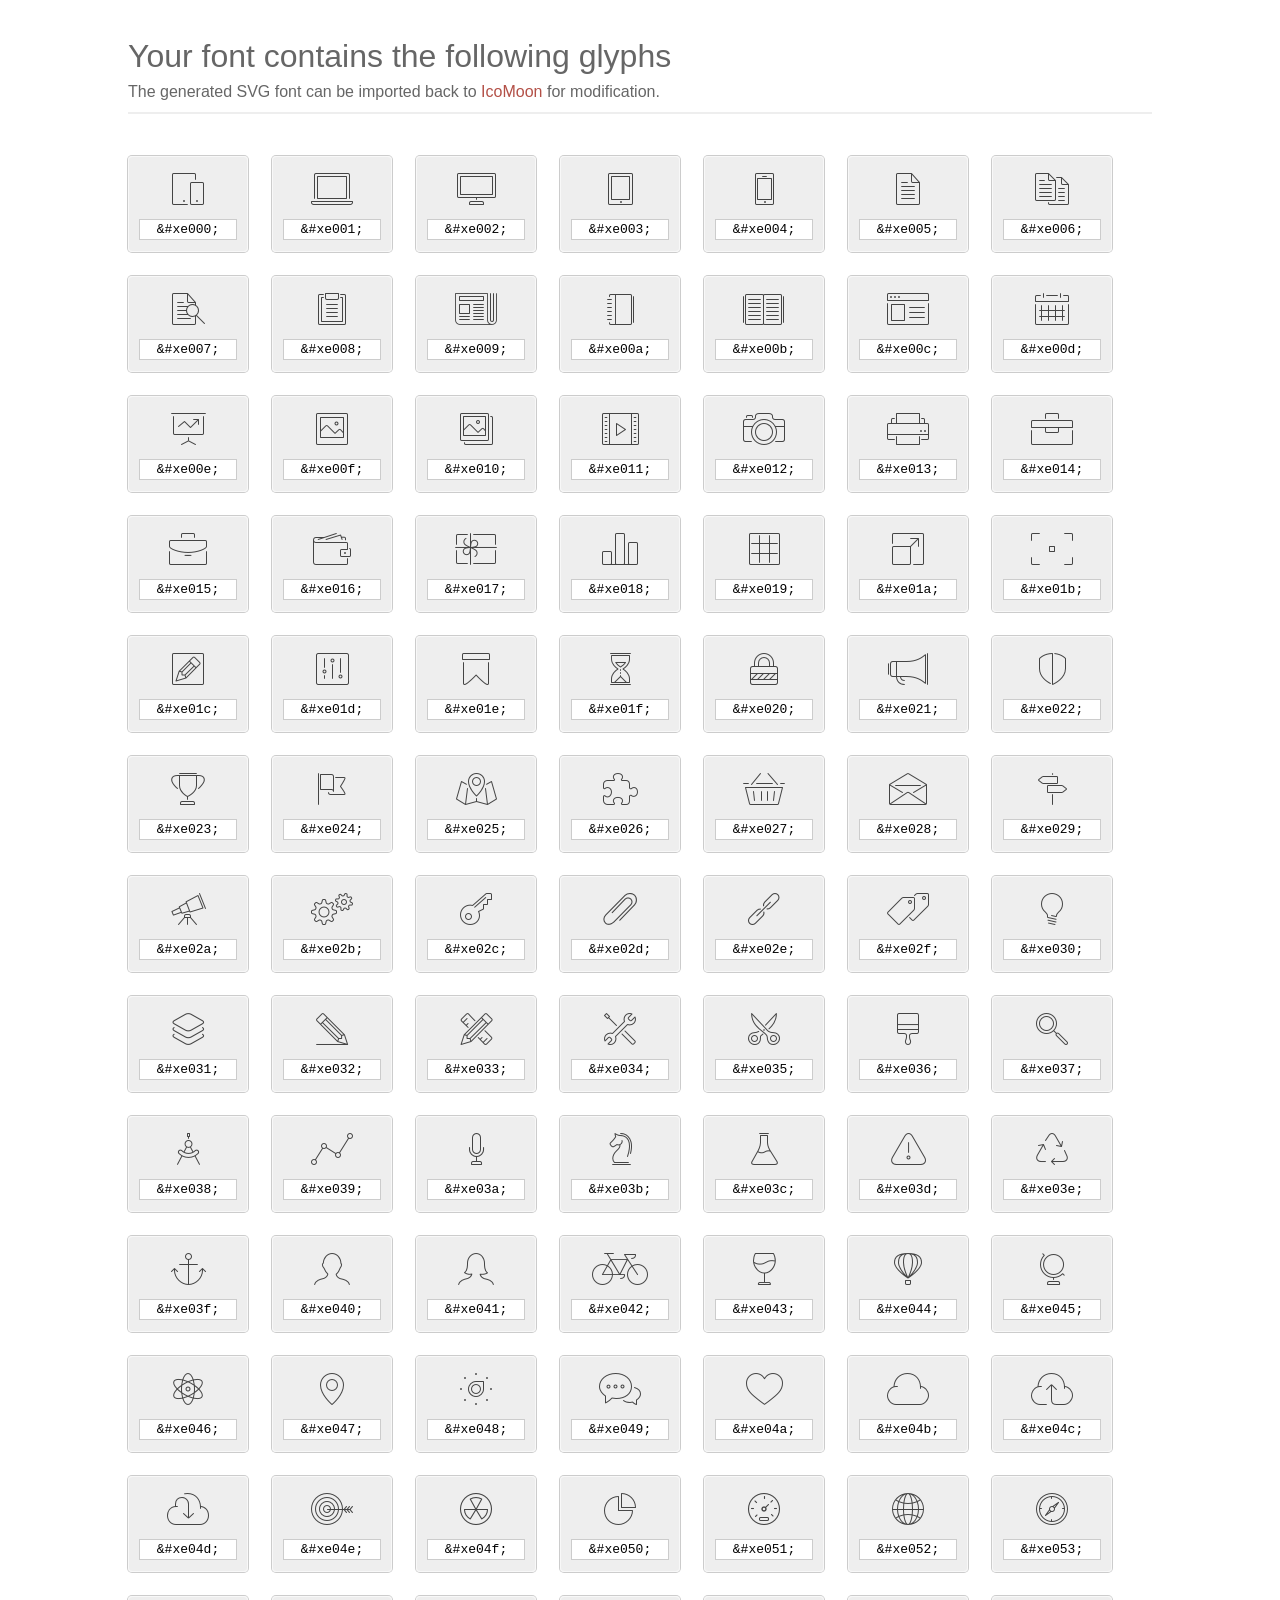
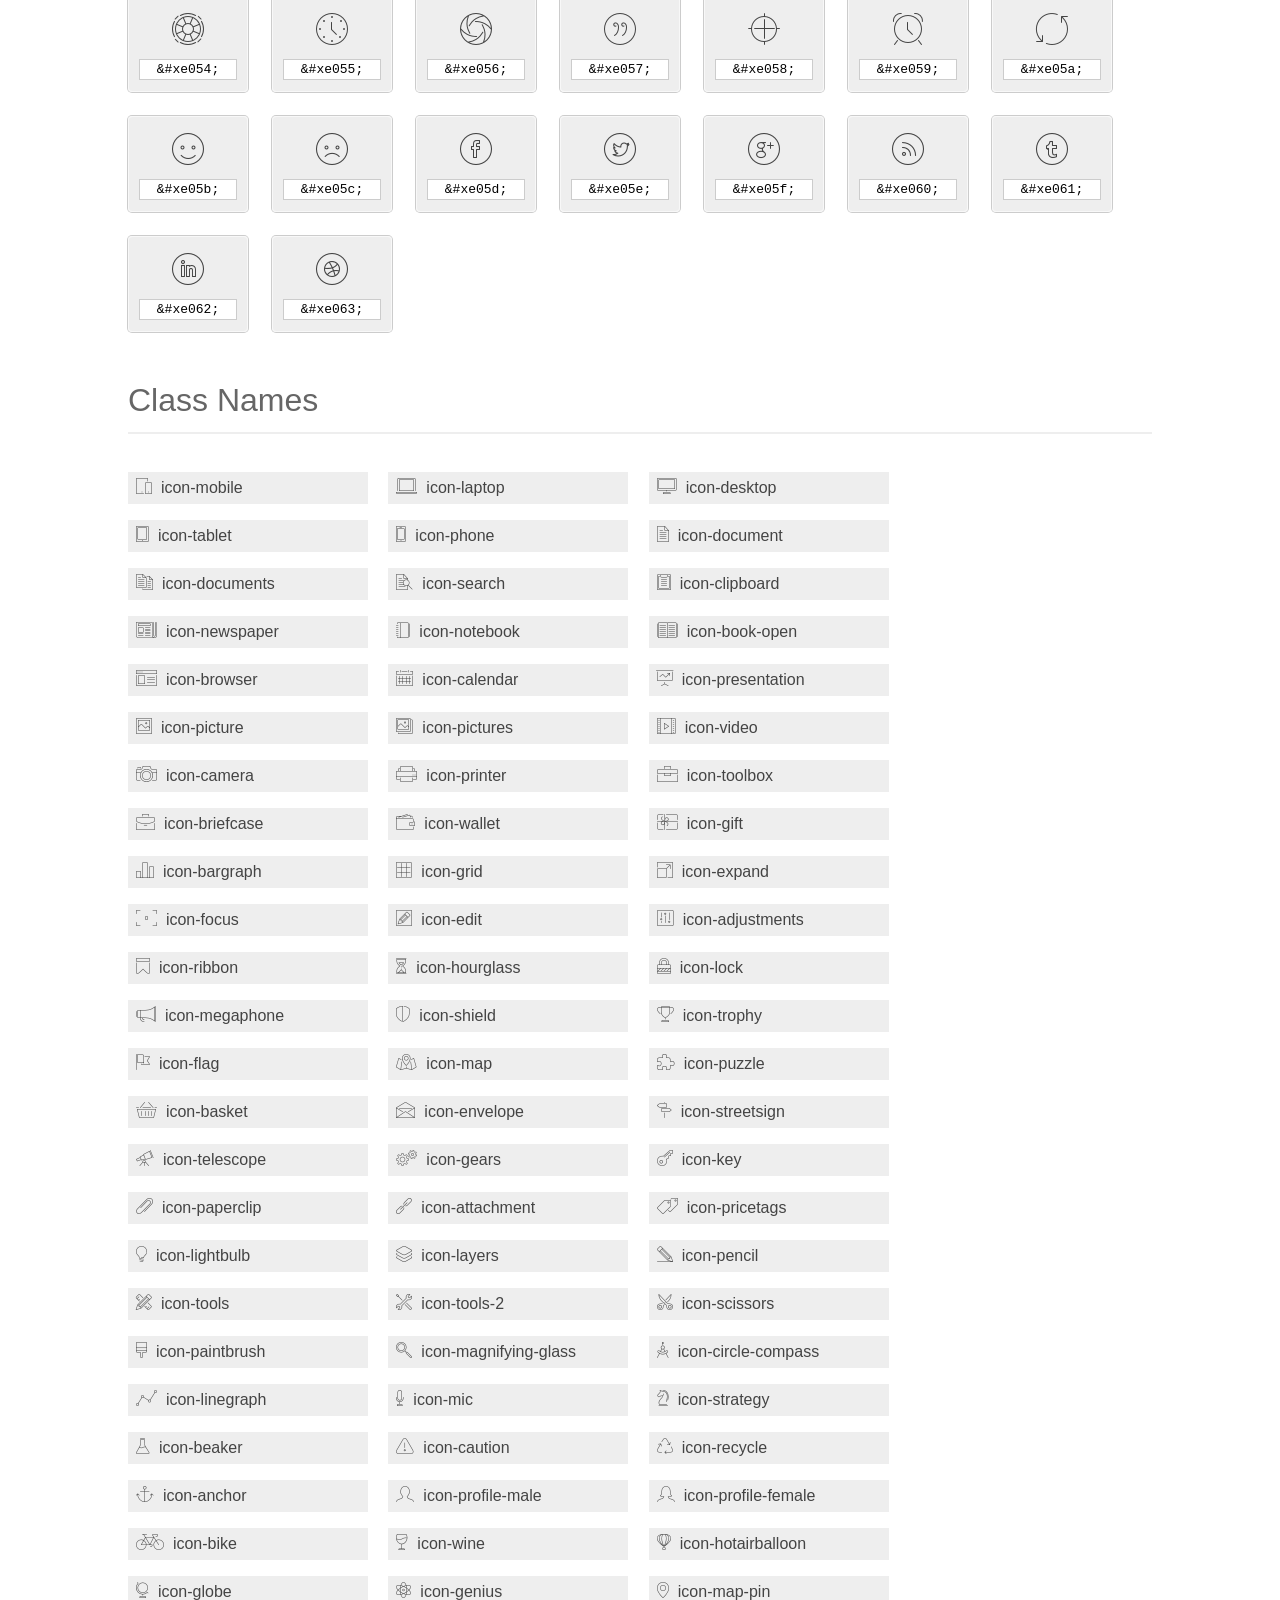
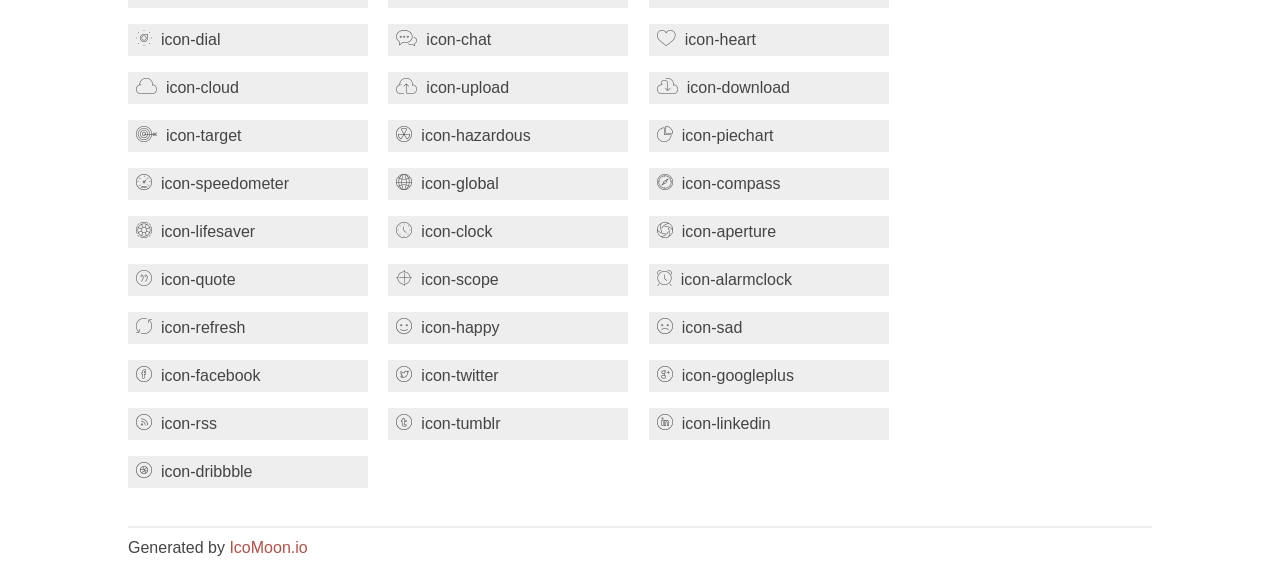
<file: Yoni_Portfolio/YONI_HTML/fonts/et-line-font/index.html>
<!doctype html>
<html>
<head>
<title>Your Font/Glyphs</title>
<link rel="stylesheet" href="style.css" />
<!--[if lte IE 7]><script src="lte-ie7.js"></script><![endif]-->
<style>
	section, header, footer {display: block;}
	body {
		font-family: sans-serif;
		color: #444;
		line-height: 1.5;
		font-size: 1em;
	}
	* {
		-moz-box-sizing: border-box;
		-webkit-box-sizing: border-box;
		box-sizing: border-box;
		margin: 0;
		padding: 0;
	}
	.glyph {
		font-size: 16px;
		float: left;
		text-align: center;
		background: #eee;
		padding: .75em;
		margin: .75em 1.5em .75em 0;
		width: 7.5em;
		border-radius: .25em;
		box-shadow: inset 0 0 0 1px #f8f8f8, 0 0 0 1px #CCC;
	}
	.glyph input {
		font-family: consolas, monospace;
		font-size: 13px;
		width: 100%;
		text-align: center;
		border: 0;
		box-shadow: 0 0 0 1px #ccc;
		padding: .125em;
	}
	.w-main {
		width: 80%;
	}
	.centered {
		margin-left: auto;
		margin-right: auto;
	}
	.fs1 {
		font-size: 2em;
	}
	header {
		margin: 2em 0;
		padding-bottom: .5em;
		color: #666;
		box-shadow: 0 2px #eee;
	}
	header h1 {
		font-size: 2em;
		font-weight: normal;
	}
	.clearfix:before, .clearfix:after { content: ""; display: table; }
	.clearfix:after, .clear { clear: both; }
	footer {
		margin-top: 2em;
		padding: .5em 0;
		box-shadow: 0 -2px #eee;
	}
	a, a:visited {
		color: #B35047;
		text-decoration: none;
	}
	a:hover, a:focus {color: #000;}
	.box1 {
		font-size: 16px;
		display: inline-block;
		width: 15em;
		padding: .25em .5em;
		background: #eee;
		margin: .5em 1em .5em 0;
	}
</style>
</head>
<body>
	<div class="w-main centered">
	<section class="mtm clearfix" id="glyphs">
	<header>
		<h1>Your font contains the following glyphs</h1>
		<p>The generated SVG font can be imported back to <a href="http://icomoon.io/app">IcoMoon</a> for modification.</p>
	</header>
	<div class="glyph">
		<div class="fs1" aria-hidden="true" data-icon="&#xe000;"></div>
		<input type="text" readonly="readonly" value="&amp;#xe000;" />
	</div>
	<div class="glyph">
		<div class="fs1" aria-hidden="true" data-icon="&#xe001;"></div>
		<input type="text" readonly="readonly" value="&amp;#xe001;" />
	</div>
	<div class="glyph">
		<div class="fs1" aria-hidden="true" data-icon="&#xe002;"></div>
		<input type="text" readonly="readonly" value="&amp;#xe002;" />
	</div>
	<div class="glyph">
		<div class="fs1" aria-hidden="true" data-icon="&#xe003;"></div>
		<input type="text" readonly="readonly" value="&amp;#xe003;" />
	</div>
	<div class="glyph">
		<div class="fs1" aria-hidden="true" data-icon="&#xe004;"></div>
		<input type="text" readonly="readonly" value="&amp;#xe004;" />
	</div>
	<div class="glyph">
		<div class="fs1" aria-hidden="true" data-icon="&#xe005;"></div>
		<input type="text" readonly="readonly" value="&amp;#xe005;" />
	</div>
	<div class="glyph">
		<div class="fs1" aria-hidden="true" data-icon="&#xe006;"></div>
		<input type="text" readonly="readonly" value="&amp;#xe006;" />
	</div>
	<div class="glyph">
		<div class="fs1" aria-hidden="true" data-icon="&#xe007;"></div>
		<input type="text" readonly="readonly" value="&amp;#xe007;" />
	</div>
	<div class="glyph">
		<div class="fs1" aria-hidden="true" data-icon="&#xe008;"></div>
		<input type="text" readonly="readonly" value="&amp;#xe008;" />
	</div>
	<div class="glyph">
		<div class="fs1" aria-hidden="true" data-icon="&#xe009;"></div>
		<input type="text" readonly="readonly" value="&amp;#xe009;" />
	</div>
	<div class="glyph">
		<div class="fs1" aria-hidden="true" data-icon="&#xe00a;"></div>
		<input type="text" readonly="readonly" value="&amp;#xe00a;" />
	</div>
	<div class="glyph">
		<div class="fs1" aria-hidden="true" data-icon="&#xe00b;"></div>
		<input type="text" readonly="readonly" value="&amp;#xe00b;" />
	</div>
	<div class="glyph">
		<div class="fs1" aria-hidden="true" data-icon="&#xe00c;"></div>
		<input type="text" readonly="readonly" value="&amp;#xe00c;" />
	</div>
	<div class="glyph">
		<div class="fs1" aria-hidden="true" data-icon="&#xe00d;"></div>
		<input type="text" readonly="readonly" value="&amp;#xe00d;" />
	</div>
	<div class="glyph">
		<div class="fs1" aria-hidden="true" data-icon="&#xe00e;"></div>
		<input type="text" readonly="readonly" value="&amp;#xe00e;" />
	</div>
	<div class="glyph">
		<div class="fs1" aria-hidden="true" data-icon="&#xe00f;"></div>
		<input type="text" readonly="readonly" value="&amp;#xe00f;" />
	</div>
	<div class="glyph">
		<div class="fs1" aria-hidden="true" data-icon="&#xe010;"></div>
		<input type="text" readonly="readonly" value="&amp;#xe010;" />
	</div>
	<div class="glyph">
		<div class="fs1" aria-hidden="true" data-icon="&#xe011;"></div>
		<input type="text" readonly="readonly" value="&amp;#xe011;" />
	</div>
	<div class="glyph">
		<div class="fs1" aria-hidden="true" data-icon="&#xe012;"></div>
		<input type="text" readonly="readonly" value="&amp;#xe012;" />
	</div>
	<div class="glyph">
		<div class="fs1" aria-hidden="true" data-icon="&#xe013;"></div>
		<input type="text" readonly="readonly" value="&amp;#xe013;" />
	</div>
	<div class="glyph">
		<div class="fs1" aria-hidden="true" data-icon="&#xe014;"></div>
		<input type="text" readonly="readonly" value="&amp;#xe014;" />
	</div>
	<div class="glyph">
		<div class="fs1" aria-hidden="true" data-icon="&#xe015;"></div>
		<input type="text" readonly="readonly" value="&amp;#xe015;" />
	</div>
	<div class="glyph">
		<div class="fs1" aria-hidden="true" data-icon="&#xe016;"></div>
		<input type="text" readonly="readonly" value="&amp;#xe016;" />
	</div>
	<div class="glyph">
		<div class="fs1" aria-hidden="true" data-icon="&#xe017;"></div>
		<input type="text" readonly="readonly" value="&amp;#xe017;" />
	</div>
	<div class="glyph">
		<div class="fs1" aria-hidden="true" data-icon="&#xe018;"></div>
		<input type="text" readonly="readonly" value="&amp;#xe018;" />
	</div>
	<div class="glyph">
		<div class="fs1" aria-hidden="true" data-icon="&#xe019;"></div>
		<input type="text" readonly="readonly" value="&amp;#xe019;" />
	</div>
	<div class="glyph">
		<div class="fs1" aria-hidden="true" data-icon="&#xe01a;"></div>
		<input type="text" readonly="readonly" value="&amp;#xe01a;" />
	</div>
	<div class="glyph">
		<div class="fs1" aria-hidden="true" data-icon="&#xe01b;"></div>
		<input type="text" readonly="readonly" value="&amp;#xe01b;" />
	</div>
	<div class="glyph">
		<div class="fs1" aria-hidden="true" data-icon="&#xe01c;"></div>
		<input type="text" readonly="readonly" value="&amp;#xe01c;" />
	</div>
	<div class="glyph">
		<div class="fs1" aria-hidden="true" data-icon="&#xe01d;"></div>
		<input type="text" readonly="readonly" value="&amp;#xe01d;" />
	</div>
	<div class="glyph">
		<div class="fs1" aria-hidden="true" data-icon="&#xe01e;"></div>
		<input type="text" readonly="readonly" value="&amp;#xe01e;" />
	</div>
	<div class="glyph">
		<div class="fs1" aria-hidden="true" data-icon="&#xe01f;"></div>
		<input type="text" readonly="readonly" value="&amp;#xe01f;" />
	</div>
	<div class="glyph">
		<div class="fs1" aria-hidden="true" data-icon="&#xe020;"></div>
		<input type="text" readonly="readonly" value="&amp;#xe020;" />
	</div>
	<div class="glyph">
		<div class="fs1" aria-hidden="true" data-icon="&#xe021;"></div>
		<input type="text" readonly="readonly" value="&amp;#xe021;" />
	</div>
	<div class="glyph">
		<div class="fs1" aria-hidden="true" data-icon="&#xe022;"></div>
		<input type="text" readonly="readonly" value="&amp;#xe022;" />
	</div>
	<div class="glyph">
		<div class="fs1" aria-hidden="true" data-icon="&#xe023;"></div>
		<input type="text" readonly="readonly" value="&amp;#xe023;" />
	</div>
	<div class="glyph">
		<div class="fs1" aria-hidden="true" data-icon="&#xe024;"></div>
		<input type="text" readonly="readonly" value="&amp;#xe024;" />
	</div>
	<div class="glyph">
		<div class="fs1" aria-hidden="true" data-icon="&#xe025;"></div>
		<input type="text" readonly="readonly" value="&amp;#xe025;" />
	</div>
	<div class="glyph">
		<div class="fs1" aria-hidden="true" data-icon="&#xe026;"></div>
		<input type="text" readonly="readonly" value="&amp;#xe026;" />
	</div>
	<div class="glyph">
		<div class="fs1" aria-hidden="true" data-icon="&#xe027;"></div>
		<input type="text" readonly="readonly" value="&amp;#xe027;" />
	</div>
	<div class="glyph">
		<div class="fs1" aria-hidden="true" data-icon="&#xe028;"></div>
		<input type="text" readonly="readonly" value="&amp;#xe028;" />
	</div>
	<div class="glyph">
		<div class="fs1" aria-hidden="true" data-icon="&#xe029;"></div>
		<input type="text" readonly="readonly" value="&amp;#xe029;" />
	</div>
	<div class="glyph">
		<div class="fs1" aria-hidden="true" data-icon="&#xe02a;"></div>
		<input type="text" readonly="readonly" value="&amp;#xe02a;" />
	</div>
	<div class="glyph">
		<div class="fs1" aria-hidden="true" data-icon="&#xe02b;"></div>
		<input type="text" readonly="readonly" value="&amp;#xe02b;" />
	</div>
	<div class="glyph">
		<div class="fs1" aria-hidden="true" data-icon="&#xe02c;"></div>
		<input type="text" readonly="readonly" value="&amp;#xe02c;" />
	</div>
	<div class="glyph">
		<div class="fs1" aria-hidden="true" data-icon="&#xe02d;"></div>
		<input type="text" readonly="readonly" value="&amp;#xe02d;" />
	</div>
	<div class="glyph">
		<div class="fs1" aria-hidden="true" data-icon="&#xe02e;"></div>
		<input type="text" readonly="readonly" value="&amp;#xe02e;" />
	</div>
	<div class="glyph">
		<div class="fs1" aria-hidden="true" data-icon="&#xe02f;"></div>
		<input type="text" readonly="readonly" value="&amp;#xe02f;" />
	</div>
	<div class="glyph">
		<div class="fs1" aria-hidden="true" data-icon="&#xe030;"></div>
		<input type="text" readonly="readonly" value="&amp;#xe030;" />
	</div>
	<div class="glyph">
		<div class="fs1" aria-hidden="true" data-icon="&#xe031;"></div>
		<input type="text" readonly="readonly" value="&amp;#xe031;" />
	</div>
	<div class="glyph">
		<div class="fs1" aria-hidden="true" data-icon="&#xe032;"></div>
		<input type="text" readonly="readonly" value="&amp;#xe032;" />
	</div>
	<div class="glyph">
		<div class="fs1" aria-hidden="true" data-icon="&#xe033;"></div>
		<input type="text" readonly="readonly" value="&amp;#xe033;" />
	</div>
	<div class="glyph">
		<div class="fs1" aria-hidden="true" data-icon="&#xe034;"></div>
		<input type="text" readonly="readonly" value="&amp;#xe034;" />
	</div>
	<div class="glyph">
		<div class="fs1" aria-hidden="true" data-icon="&#xe035;"></div>
		<input type="text" readonly="readonly" value="&amp;#xe035;" />
	</div>
	<div class="glyph">
		<div class="fs1" aria-hidden="true" data-icon="&#xe036;"></div>
		<input type="text" readonly="readonly" value="&amp;#xe036;" />
	</div>
	<div class="glyph">
		<div class="fs1" aria-hidden="true" data-icon="&#xe037;"></div>
		<input type="text" readonly="readonly" value="&amp;#xe037;" />
	</div>
	<div class="glyph">
		<div class="fs1" aria-hidden="true" data-icon="&#xe038;"></div>
		<input type="text" readonly="readonly" value="&amp;#xe038;" />
	</div>
	<div class="glyph">
		<div class="fs1" aria-hidden="true" data-icon="&#xe039;"></div>
		<input type="text" readonly="readonly" value="&amp;#xe039;" />
	</div>
	<div class="glyph">
		<div class="fs1" aria-hidden="true" data-icon="&#xe03a;"></div>
		<input type="text" readonly="readonly" value="&amp;#xe03a;" />
	</div>
	<div class="glyph">
		<div class="fs1" aria-hidden="true" data-icon="&#xe03b;"></div>
		<input type="text" readonly="readonly" value="&amp;#xe03b;" />
	</div>
	<div class="glyph">
		<div class="fs1" aria-hidden="true" data-icon="&#xe03c;"></div>
		<input type="text" readonly="readonly" value="&amp;#xe03c;" />
	</div>
	<div class="glyph">
		<div class="fs1" aria-hidden="true" data-icon="&#xe03d;"></div>
		<input type="text" readonly="readonly" value="&amp;#xe03d;" />
	</div>
	<div class="glyph">
		<div class="fs1" aria-hidden="true" data-icon="&#xe03e;"></div>
		<input type="text" readonly="readonly" value="&amp;#xe03e;" />
	</div>
	<div class="glyph">
		<div class="fs1" aria-hidden="true" data-icon="&#xe03f;"></div>
		<input type="text" readonly="readonly" value="&amp;#xe03f;" />
	</div>
	<div class="glyph">
		<div class="fs1" aria-hidden="true" data-icon="&#xe040;"></div>
		<input type="text" readonly="readonly" value="&amp;#xe040;" />
	</div>
	<div class="glyph">
		<div class="fs1" aria-hidden="true" data-icon="&#xe041;"></div>
		<input type="text" readonly="readonly" value="&amp;#xe041;" />
	</div>
	<div class="glyph">
		<div class="fs1" aria-hidden="true" data-icon="&#xe042;"></div>
		<input type="text" readonly="readonly" value="&amp;#xe042;" />
	</div>
	<div class="glyph">
		<div class="fs1" aria-hidden="true" data-icon="&#xe043;"></div>
		<input type="text" readonly="readonly" value="&amp;#xe043;" />
	</div>
	<div class="glyph">
		<div class="fs1" aria-hidden="true" data-icon="&#xe044;"></div>
		<input type="text" readonly="readonly" value="&amp;#xe044;" />
	</div>
	<div class="glyph">
		<div class="fs1" aria-hidden="true" data-icon="&#xe045;"></div>
		<input type="text" readonly="readonly" value="&amp;#xe045;" />
	</div>
	<div class="glyph">
		<div class="fs1" aria-hidden="true" data-icon="&#xe046;"></div>
		<input type="text" readonly="readonly" value="&amp;#xe046;" />
	</div>
	<div class="glyph">
		<div class="fs1" aria-hidden="true" data-icon="&#xe047;"></div>
		<input type="text" readonly="readonly" value="&amp;#xe047;" />
	</div>
	<div class="glyph">
		<div class="fs1" aria-hidden="true" data-icon="&#xe048;"></div>
		<input type="text" readonly="readonly" value="&amp;#xe048;" />
	</div>
	<div class="glyph">
		<div class="fs1" aria-hidden="true" data-icon="&#xe049;"></div>
		<input type="text" readonly="readonly" value="&amp;#xe049;" />
	</div>
	<div class="glyph">
		<div class="fs1" aria-hidden="true" data-icon="&#xe04a;"></div>
		<input type="text" readonly="readonly" value="&amp;#xe04a;" />
	</div>
	<div class="glyph">
		<div class="fs1" aria-hidden="true" data-icon="&#xe04b;"></div>
		<input type="text" readonly="readonly" value="&amp;#xe04b;" />
	</div>
	<div class="glyph">
		<div class="fs1" aria-hidden="true" data-icon="&#xe04c;"></div>
		<input type="text" readonly="readonly" value="&amp;#xe04c;" />
	</div>
	<div class="glyph">
		<div class="fs1" aria-hidden="true" data-icon="&#xe04d;"></div>
		<input type="text" readonly="readonly" value="&amp;#xe04d;" />
	</div>
	<div class="glyph">
		<div class="fs1" aria-hidden="true" data-icon="&#xe04e;"></div>
		<input type="text" readonly="readonly" value="&amp;#xe04e;" />
	</div>
	<div class="glyph">
		<div class="fs1" aria-hidden="true" data-icon="&#xe04f;"></div>
		<input type="text" readonly="readonly" value="&amp;#xe04f;" />
	</div>
	<div class="glyph">
		<div class="fs1" aria-hidden="true" data-icon="&#xe050;"></div>
		<input type="text" readonly="readonly" value="&amp;#xe050;" />
	</div>
	<div class="glyph">
		<div class="fs1" aria-hidden="true" data-icon="&#xe051;"></div>
		<input type="text" readonly="readonly" value="&amp;#xe051;" />
	</div>
	<div class="glyph">
		<div class="fs1" aria-hidden="true" data-icon="&#xe052;"></div>
		<input type="text" readonly="readonly" value="&amp;#xe052;" />
	</div>
	<div class="glyph">
		<div class="fs1" aria-hidden="true" data-icon="&#xe053;"></div>
		<input type="text" readonly="readonly" value="&amp;#xe053;" />
	</div>
	<div class="glyph">
		<div class="fs1" aria-hidden="true" data-icon="&#xe054;"></div>
		<input type="text" readonly="readonly" value="&amp;#xe054;" />
	</div>
	<div class="glyph">
		<div class="fs1" aria-hidden="true" data-icon="&#xe055;"></div>
		<input type="text" readonly="readonly" value="&amp;#xe055;" />
	</div>
	<div class="glyph">
		<div class="fs1" aria-hidden="true" data-icon="&#xe056;"></div>
		<input type="text" readonly="readonly" value="&amp;#xe056;" />
	</div>
	<div class="glyph">
		<div class="fs1" aria-hidden="true" data-icon="&#xe057;"></div>
		<input type="text" readonly="readonly" value="&amp;#xe057;" />
	</div>
	<div class="glyph">
		<div class="fs1" aria-hidden="true" data-icon="&#xe058;"></div>
		<input type="text" readonly="readonly" value="&amp;#xe058;" />
	</div>
	<div class="glyph">
		<div class="fs1" aria-hidden="true" data-icon="&#xe059;"></div>
		<input type="text" readonly="readonly" value="&amp;#xe059;" />
	</div>
	<div class="glyph">
		<div class="fs1" aria-hidden="true" data-icon="&#xe05a;"></div>
		<input type="text" readonly="readonly" value="&amp;#xe05a;" />
	</div>
	<div class="glyph">
		<div class="fs1" aria-hidden="true" data-icon="&#xe05b;"></div>
		<input type="text" readonly="readonly" value="&amp;#xe05b;" />
	</div>
	<div class="glyph">
		<div class="fs1" aria-hidden="true" data-icon="&#xe05c;"></div>
		<input type="text" readonly="readonly" value="&amp;#xe05c;" />
	</div>
	<div class="glyph">
		<div class="fs1" aria-hidden="true" data-icon="&#xe05d;"></div>
		<input type="text" readonly="readonly" value="&amp;#xe05d;" />
	</div>
	<div class="glyph">
		<div class="fs1" aria-hidden="true" data-icon="&#xe05e;"></div>
		<input type="text" readonly="readonly" value="&amp;#xe05e;" />
	</div>
	<div class="glyph">
		<div class="fs1" aria-hidden="true" data-icon="&#xe05f;"></div>
		<input type="text" readonly="readonly" value="&amp;#xe05f;" />
	</div>
	<div class="glyph">
		<div class="fs1" aria-hidden="true" data-icon="&#xe060;"></div>
		<input type="text" readonly="readonly" value="&amp;#xe060;" />
	</div>
	<div class="glyph">
		<div class="fs1" aria-hidden="true" data-icon="&#xe061;"></div>
		<input type="text" readonly="readonly" value="&amp;#xe061;" />
	</div>
	<div class="glyph">
		<div class="fs1" aria-hidden="true" data-icon="&#xe062;"></div>
		<input type="text" readonly="readonly" value="&amp;#xe062;" />
	</div>
	<div class="glyph">
		<div class="fs1" aria-hidden="true" data-icon="&#xe063;"></div>
		<input type="text" readonly="readonly" value="&amp;#xe063;" />
	</div>
	</section>
	<div class="clear"></div>
	<section class="mtm clearfix" id="glyphs">
	<header>
		<h1>Class Names</h1>
	</header>
	<span class="box1">
		<span aria-hidden="true" class="icon-mobile"></span>
		&nbsp;icon-mobile
	</span>
	<span class="box1">
		<span aria-hidden="true" class="icon-laptop"></span>
		&nbsp;icon-laptop
	</span>
	<span class="box1">
		<span aria-hidden="true" class="icon-desktop"></span>
		&nbsp;icon-desktop
	</span>
	<span class="box1">
		<span aria-hidden="true" class="icon-tablet"></span>
		&nbsp;icon-tablet
	</span>
	<span class="box1">
		<span aria-hidden="true" class="icon-phone"></span>
		&nbsp;icon-phone
	</span>
	<span class="box1">
		<span aria-hidden="true" class="icon-document"></span>
		&nbsp;icon-document
	</span>
	<span class="box1">
		<span aria-hidden="true" class="icon-documents"></span>
		&nbsp;icon-documents
	</span>
	<span class="box1">
		<span aria-hidden="true" class="icon-search"></span>
		&nbsp;icon-search
	</span>
	<span class="box1">
		<span aria-hidden="true" class="icon-clipboard"></span>
		&nbsp;icon-clipboard
	</span>
	<span class="box1">
		<span aria-hidden="true" class="icon-newspaper"></span>
		&nbsp;icon-newspaper
	</span>
	<span class="box1">
		<span aria-hidden="true" class="icon-notebook"></span>
		&nbsp;icon-notebook
	</span>
	<span class="box1">
		<span aria-hidden="true" class="icon-book-open"></span>
		&nbsp;icon-book-open
	</span>
	<span class="box1">
		<span aria-hidden="true" class="icon-browser"></span>
		&nbsp;icon-browser
	</span>
	<span class="box1">
		<span aria-hidden="true" class="icon-calendar"></span>
		&nbsp;icon-calendar
	</span>
	<span class="box1">
		<span aria-hidden="true" class="icon-presentation"></span>
		&nbsp;icon-presentation
	</span>
	<span class="box1">
		<span aria-hidden="true" class="icon-picture"></span>
		&nbsp;icon-picture
	</span>
	<span class="box1">
		<span aria-hidden="true" class="icon-pictures"></span>
		&nbsp;icon-pictures
	</span>
	<span class="box1">
		<span aria-hidden="true" class="icon-video"></span>
		&nbsp;icon-video
	</span>
	<span class="box1">
		<span aria-hidden="true" class="icon-camera"></span>
		&nbsp;icon-camera
	</span>
	<span class="box1">
		<span aria-hidden="true" class="icon-printer"></span>
		&nbsp;icon-printer
	</span>
	<span class="box1">
		<span aria-hidden="true" class="icon-toolbox"></span>
		&nbsp;icon-toolbox
	</span>
	<span class="box1">
		<span aria-hidden="true" class="icon-briefcase"></span>
		&nbsp;icon-briefcase
	</span>
	<span class="box1">
		<span aria-hidden="true" class="icon-wallet"></span>
		&nbsp;icon-wallet
	</span>
	<span class="box1">
		<span aria-hidden="true" class="icon-gift"></span>
		&nbsp;icon-gift
	</span>
	<span class="box1">
		<span aria-hidden="true" class="icon-bargraph"></span>
		&nbsp;icon-bargraph
	</span>
	<span class="box1">
		<span aria-hidden="true" class="icon-grid"></span>
		&nbsp;icon-grid
	</span>
	<span class="box1">
		<span aria-hidden="true" class="icon-expand"></span>
		&nbsp;icon-expand
	</span>
	<span class="box1">
		<span aria-hidden="true" class="icon-focus"></span>
		&nbsp;icon-focus
	</span>
	<span class="box1">
		<span aria-hidden="true" class="icon-edit"></span>
		&nbsp;icon-edit
	</span>
	<span class="box1">
		<span aria-hidden="true" class="icon-adjustments"></span>
		&nbsp;icon-adjustments
	</span>
	<span class="box1">
		<span aria-hidden="true" class="icon-ribbon"></span>
		&nbsp;icon-ribbon
	</span>
	<span class="box1">
		<span aria-hidden="true" class="icon-hourglass"></span>
		&nbsp;icon-hourglass
	</span>
	<span class="box1">
		<span aria-hidden="true" class="icon-lock"></span>
		&nbsp;icon-lock
	</span>
	<span class="box1">
		<span aria-hidden="true" class="icon-megaphone"></span>
		&nbsp;icon-megaphone
	</span>
	<span class="box1">
		<span aria-hidden="true" class="icon-shield"></span>
		&nbsp;icon-shield
	</span>
	<span class="box1">
		<span aria-hidden="true" class="icon-trophy"></span>
		&nbsp;icon-trophy
	</span>
	<span class="box1">
		<span aria-hidden="true" class="icon-flag"></span>
		&nbsp;icon-flag
	</span>
	<span class="box1">
		<span aria-hidden="true" class="icon-map"></span>
		&nbsp;icon-map
	</span>
	<span class="box1">
		<span aria-hidden="true" class="icon-puzzle"></span>
		&nbsp;icon-puzzle
	</span>
	<span class="box1">
		<span aria-hidden="true" class="icon-basket"></span>
		&nbsp;icon-basket
	</span>
	<span class="box1">
		<span aria-hidden="true" class="icon-envelope"></span>
		&nbsp;icon-envelope
	</span>
	<span class="box1">
		<span aria-hidden="true" class="icon-streetsign"></span>
		&nbsp;icon-streetsign
	</span>
	<span class="box1">
		<span aria-hidden="true" class="icon-telescope"></span>
		&nbsp;icon-telescope
	</span>
	<span class="box1">
		<span aria-hidden="true" class="icon-gears"></span>
		&nbsp;icon-gears
	</span>
	<span class="box1">
		<span aria-hidden="true" class="icon-key"></span>
		&nbsp;icon-key
	</span>
	<span class="box1">
		<span aria-hidden="true" class="icon-paperclip"></span>
		&nbsp;icon-paperclip
	</span>
	<span class="box1">
		<span aria-hidden="true" class="icon-attachment"></span>
		&nbsp;icon-attachment
	</span>
	<span class="box1">
		<span aria-hidden="true" class="icon-pricetags"></span>
		&nbsp;icon-pricetags
	</span>
	<span class="box1">
		<span aria-hidden="true" class="icon-lightbulb"></span>
		&nbsp;icon-lightbulb
	</span>
	<span class="box1">
		<span aria-hidden="true" class="icon-layers"></span>
		&nbsp;icon-layers
	</span>
	<span class="box1">
		<span aria-hidden="true" class="icon-pencil"></span>
		&nbsp;icon-pencil
	</span>
	<span class="box1">
		<span aria-hidden="true" class="icon-tools"></span>
		&nbsp;icon-tools
	</span>
	<span class="box1">
		<span aria-hidden="true" class="icon-tools-2"></span>
		&nbsp;icon-tools-2
	</span>
	<span class="box1">
		<span aria-hidden="true" class="icon-scissors"></span>
		&nbsp;icon-scissors
	</span>
	<span class="box1">
		<span aria-hidden="true" class="icon-paintbrush"></span>
		&nbsp;icon-paintbrush
	</span>
	<span class="box1">
		<span aria-hidden="true" class="icon-magnifying-glass"></span>
		&nbsp;icon-magnifying-glass
	</span>
	<span class="box1">
		<span aria-hidden="true" class="icon-circle-compass"></span>
		&nbsp;icon-circle-compass
	</span>
	<span class="box1">
		<span aria-hidden="true" class="icon-linegraph"></span>
		&nbsp;icon-linegraph
	</span>
	<span class="box1">
		<span aria-hidden="true" class="icon-mic"></span>
		&nbsp;icon-mic
	</span>
	<span class="box1">
		<span aria-hidden="true" class="icon-strategy"></span>
		&nbsp;icon-strategy
	</span>
	<span class="box1">
		<span aria-hidden="true" class="icon-beaker"></span>
		&nbsp;icon-beaker
	</span>
	<span class="box1">
		<span aria-hidden="true" class="icon-caution"></span>
		&nbsp;icon-caution
	</span>
	<span class="box1">
		<span aria-hidden="true" class="icon-recycle"></span>
		&nbsp;icon-recycle
	</span>
	<span class="box1">
		<span aria-hidden="true" class="icon-anchor"></span>
		&nbsp;icon-anchor
	</span>
	<span class="box1">
		<span aria-hidden="true" class="icon-profile-male"></span>
		&nbsp;icon-profile-male
	</span>
	<span class="box1">
		<span aria-hidden="true" class="icon-profile-female"></span>
		&nbsp;icon-profile-female
	</span>
	<span class="box1">
		<span aria-hidden="true" class="icon-bike"></span>
		&nbsp;icon-bike
	</span>
	<span class="box1">
		<span aria-hidden="true" class="icon-wine"></span>
		&nbsp;icon-wine
	</span>
	<span class="box1">
		<span aria-hidden="true" class="icon-hotairballoon"></span>
		&nbsp;icon-hotairballoon
	</span>
	<span class="box1">
		<span aria-hidden="true" class="icon-globe"></span>
		&nbsp;icon-globe
	</span>
	<span class="box1">
		<span aria-hidden="true" class="icon-genius"></span>
		&nbsp;icon-genius
	</span>
	<span class="box1">
		<span aria-hidden="true" class="icon-map-pin"></span>
		&nbsp;icon-map-pin
	</span>
	<span class="box1">
		<span aria-hidden="true" class="icon-dial"></span>
		&nbsp;icon-dial
	</span>
	<span class="box1">
		<span aria-hidden="true" class="icon-chat"></span>
		&nbsp;icon-chat
	</span>
	<span class="box1">
		<span aria-hidden="true" class="icon-heart"></span>
		&nbsp;icon-heart
	</span>
	<span class="box1">
		<span aria-hidden="true" class="icon-cloud"></span>
		&nbsp;icon-cloud
	</span>
	<span class="box1">
		<span aria-hidden="true" class="icon-upload"></span>
		&nbsp;icon-upload
	</span>
	<span class="box1">
		<span aria-hidden="true" class="icon-download"></span>
		&nbsp;icon-download
	</span>
	<span class="box1">
		<span aria-hidden="true" class="icon-target"></span>
		&nbsp;icon-target
	</span>
	<span class="box1">
		<span aria-hidden="true" class="icon-hazardous"></span>
		&nbsp;icon-hazardous
	</span>
	<span class="box1">
		<span aria-hidden="true" class="icon-piechart"></span>
		&nbsp;icon-piechart
	</span>
	<span class="box1">
		<span aria-hidden="true" class="icon-speedometer"></span>
		&nbsp;icon-speedometer
	</span>
	<span class="box1">
		<span aria-hidden="true" class="icon-global"></span>
		&nbsp;icon-global
	</span>
	<span class="box1">
		<span aria-hidden="true" class="icon-compass"></span>
		&nbsp;icon-compass
	</span>
	<span class="box1">
		<span aria-hidden="true" class="icon-lifesaver"></span>
		&nbsp;icon-lifesaver
	</span>
	<span class="box1">
		<span aria-hidden="true" class="icon-clock"></span>
		&nbsp;icon-clock
	</span>
	<span class="box1">
		<span aria-hidden="true" class="icon-aperture"></span>
		&nbsp;icon-aperture
	</span>
	<span class="box1">
		<span aria-hidden="true" class="icon-quote"></span>
		&nbsp;icon-quote
	</span>
	<span class="box1">
		<span aria-hidden="true" class="icon-scope"></span>
		&nbsp;icon-scope
	</span>
	<span class="box1">
		<span aria-hidden="true" class="icon-alarmclock"></span>
		&nbsp;icon-alarmclock
	</span>
	<span class="box1">
		<span aria-hidden="true" class="icon-refresh"></span>
		&nbsp;icon-refresh
	</span>
	<span class="box1">
		<span aria-hidden="true" class="icon-happy"></span>
		&nbsp;icon-happy
	</span>
	<span class="box1">
		<span aria-hidden="true" class="icon-sad"></span>
		&nbsp;icon-sad
	</span>
	<span class="box1">
		<span aria-hidden="true" class="icon-facebook"></span>
		&nbsp;icon-facebook
	</span>
	<span class="box1">
		<span aria-hidden="true" class="icon-twitter"></span>
		&nbsp;icon-twitter
	</span>
	<span class="box1">
		<span aria-hidden="true" class="icon-googleplus"></span>
		&nbsp;icon-googleplus
	</span>
	<span class="box1">
		<span aria-hidden="true" class="icon-rss"></span>
		&nbsp;icon-rss
	</span>
	<span class="box1">
		<span aria-hidden="true" class="icon-tumblr"></span>
		&nbsp;icon-tumblr
	</span>
	<span class="box1">
		<span aria-hidden="true" class="icon-linkedin"></span>
		&nbsp;icon-linkedin
	</span>
	<span class="box1">
		<span aria-hidden="true" class="icon-dribbble"></span>
		&nbsp;icon-dribbble
	</span>
	</section>
	<footer>
		<p>Generated by <a href="http://icomoon.io">IcoMoon.io</a></p>
	</footer>
	</div>
	<script>
	document.getElementById("glyphs").addEventListener("click", function(e) {
		var target = e.target;
		if (target.tagName === "INPUT") {
			target.select();
		}
	});
	</script>
</body>
</html>
</file>
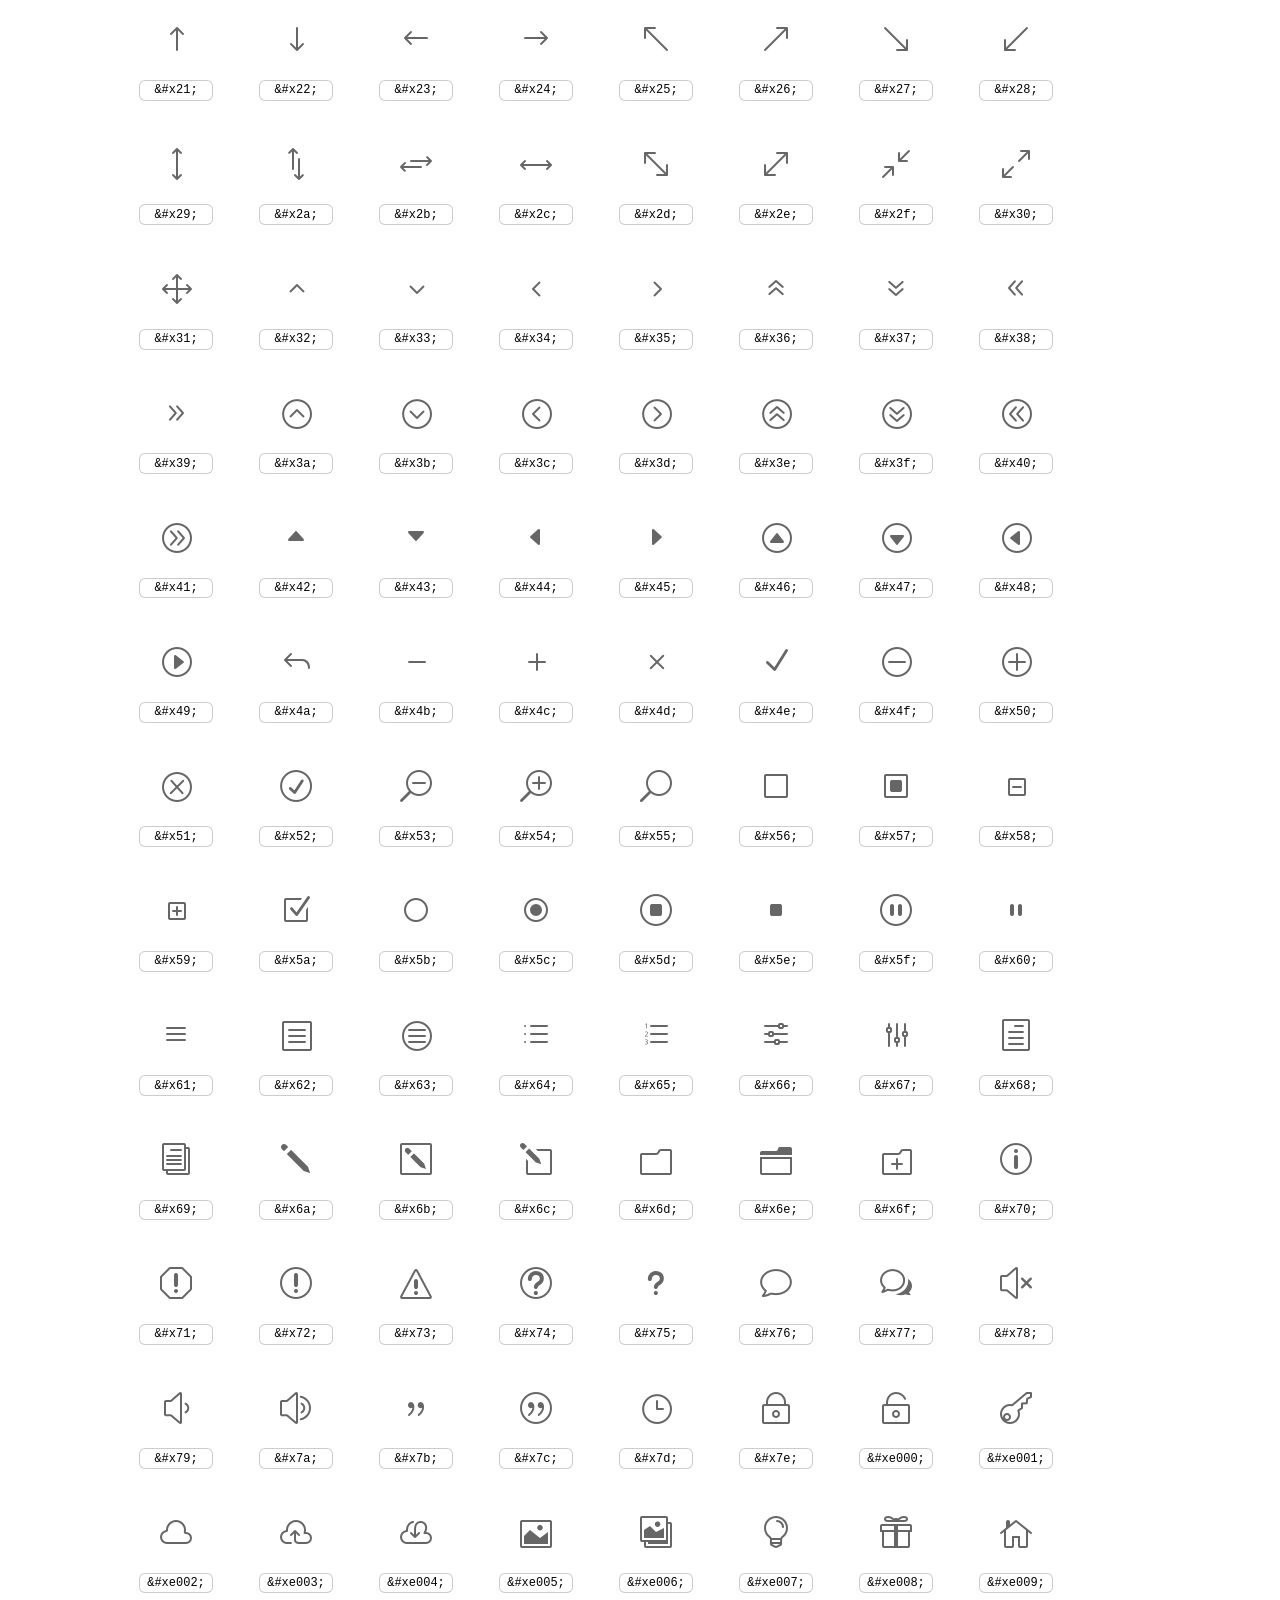
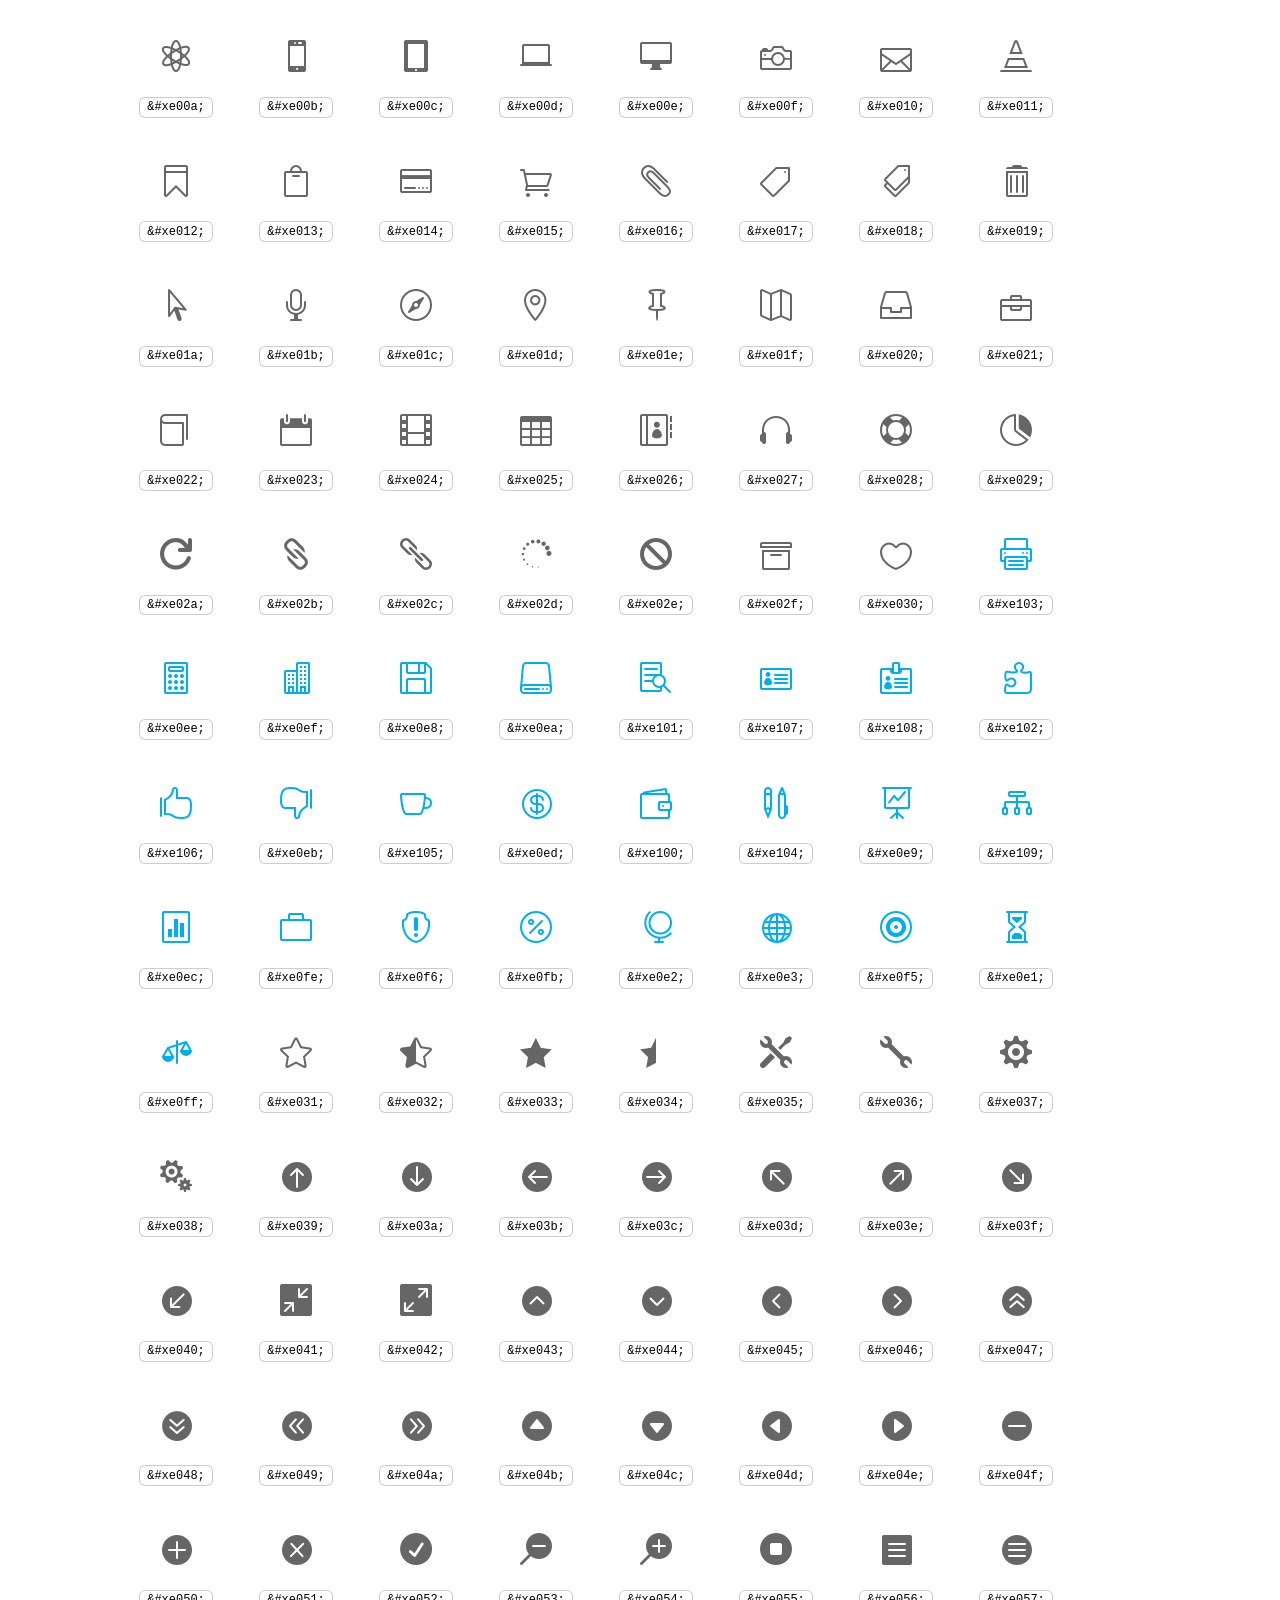
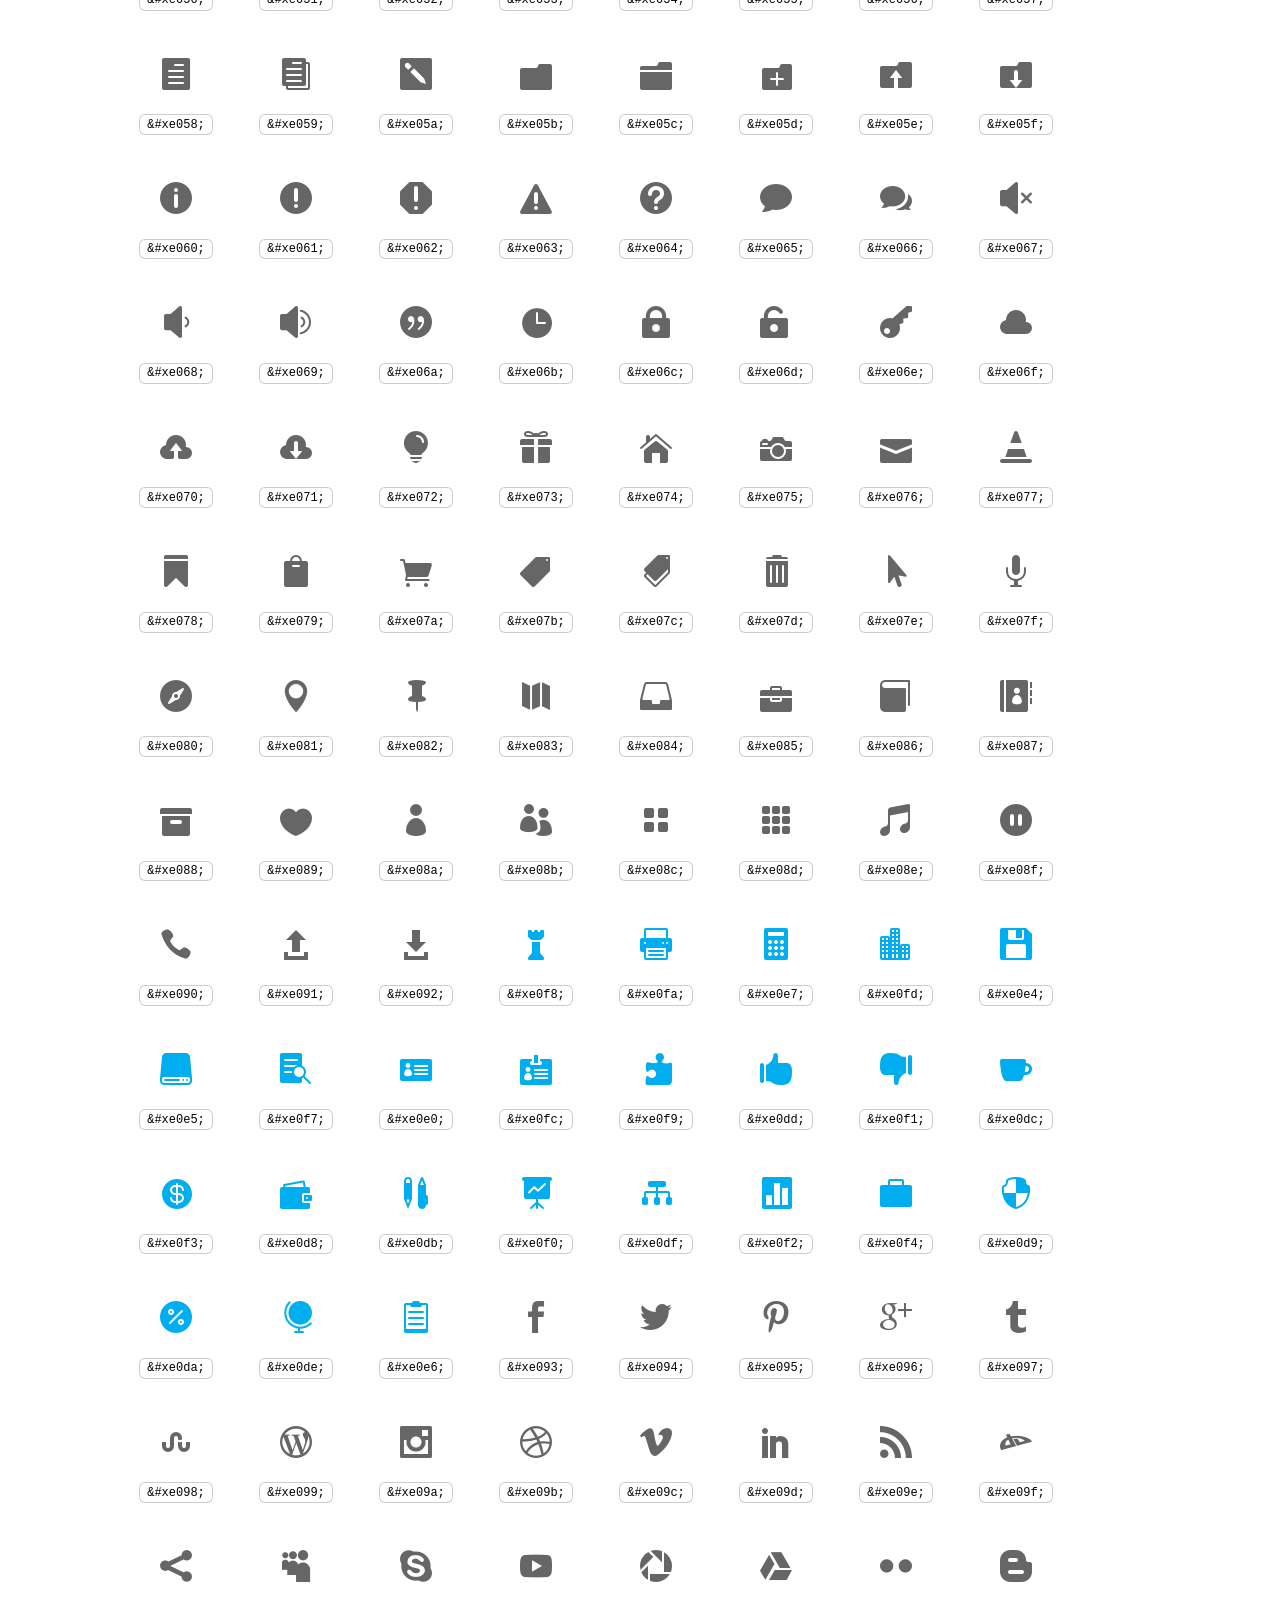
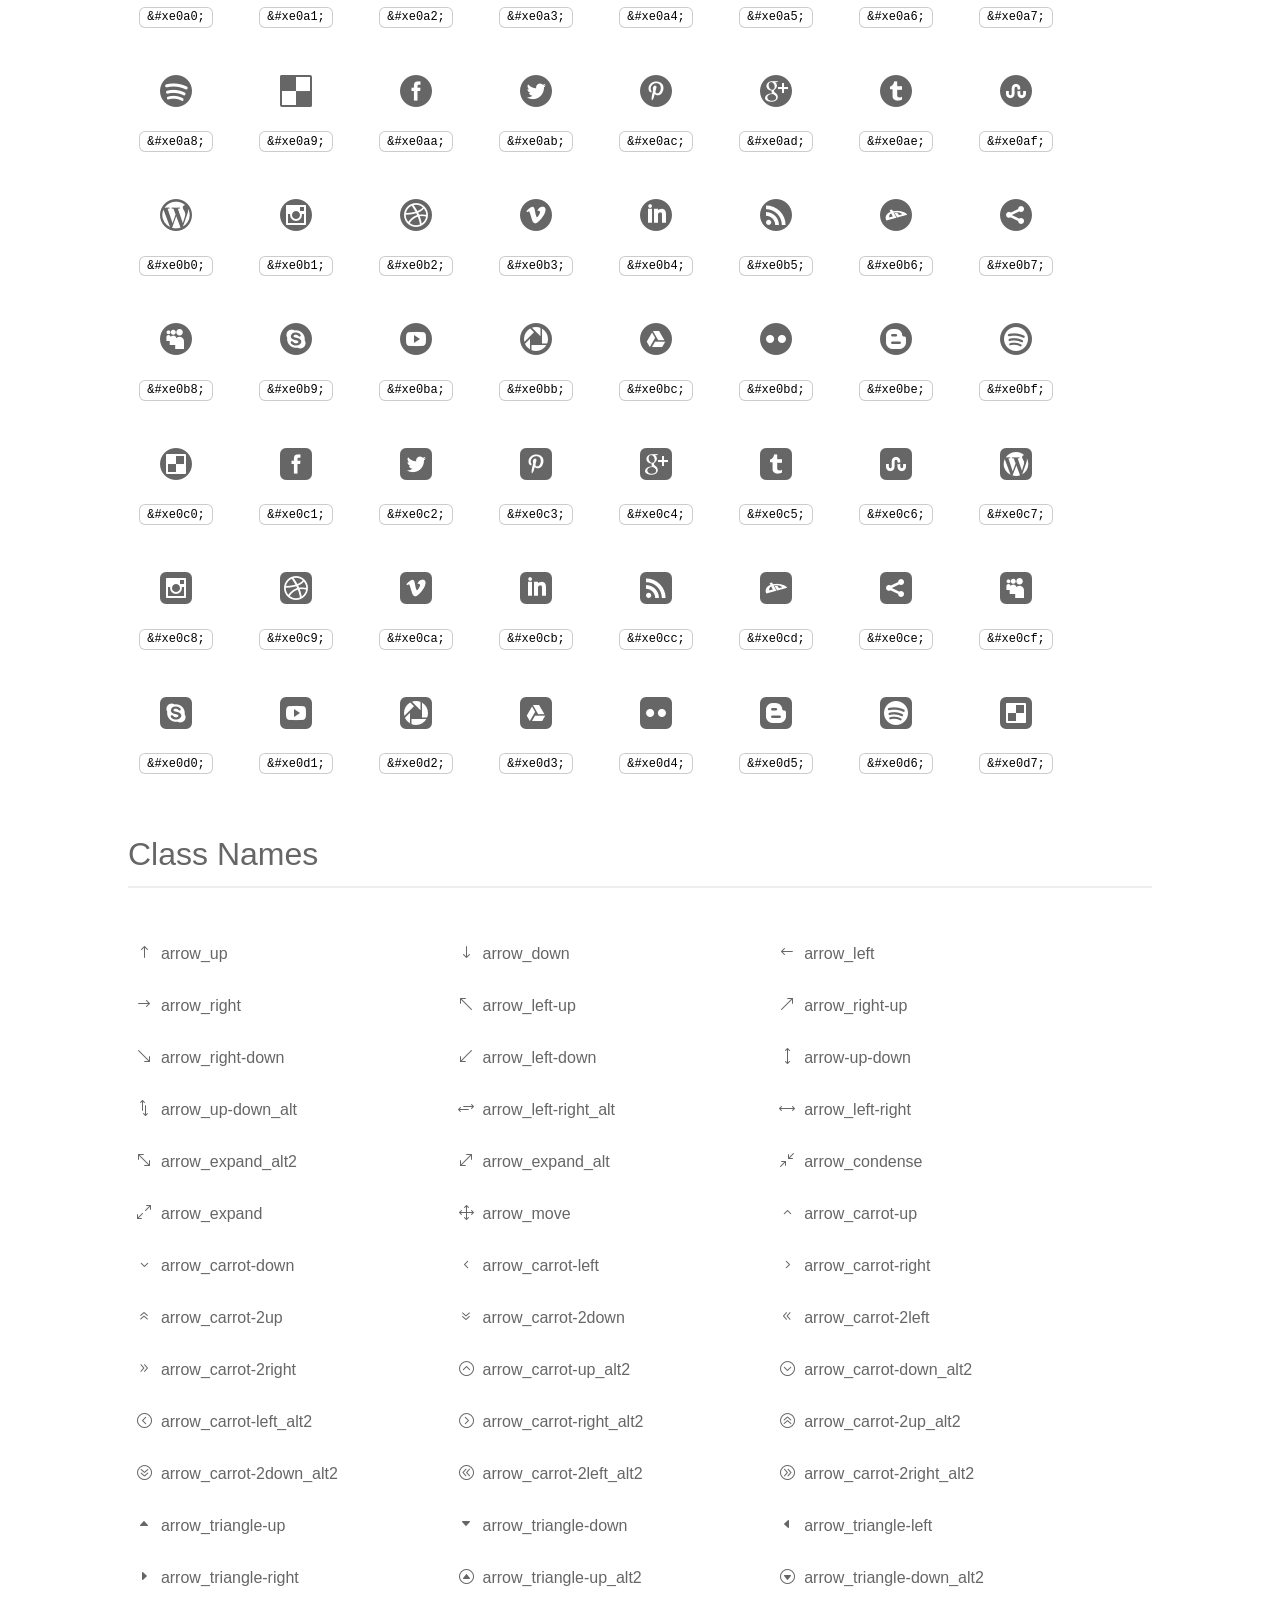
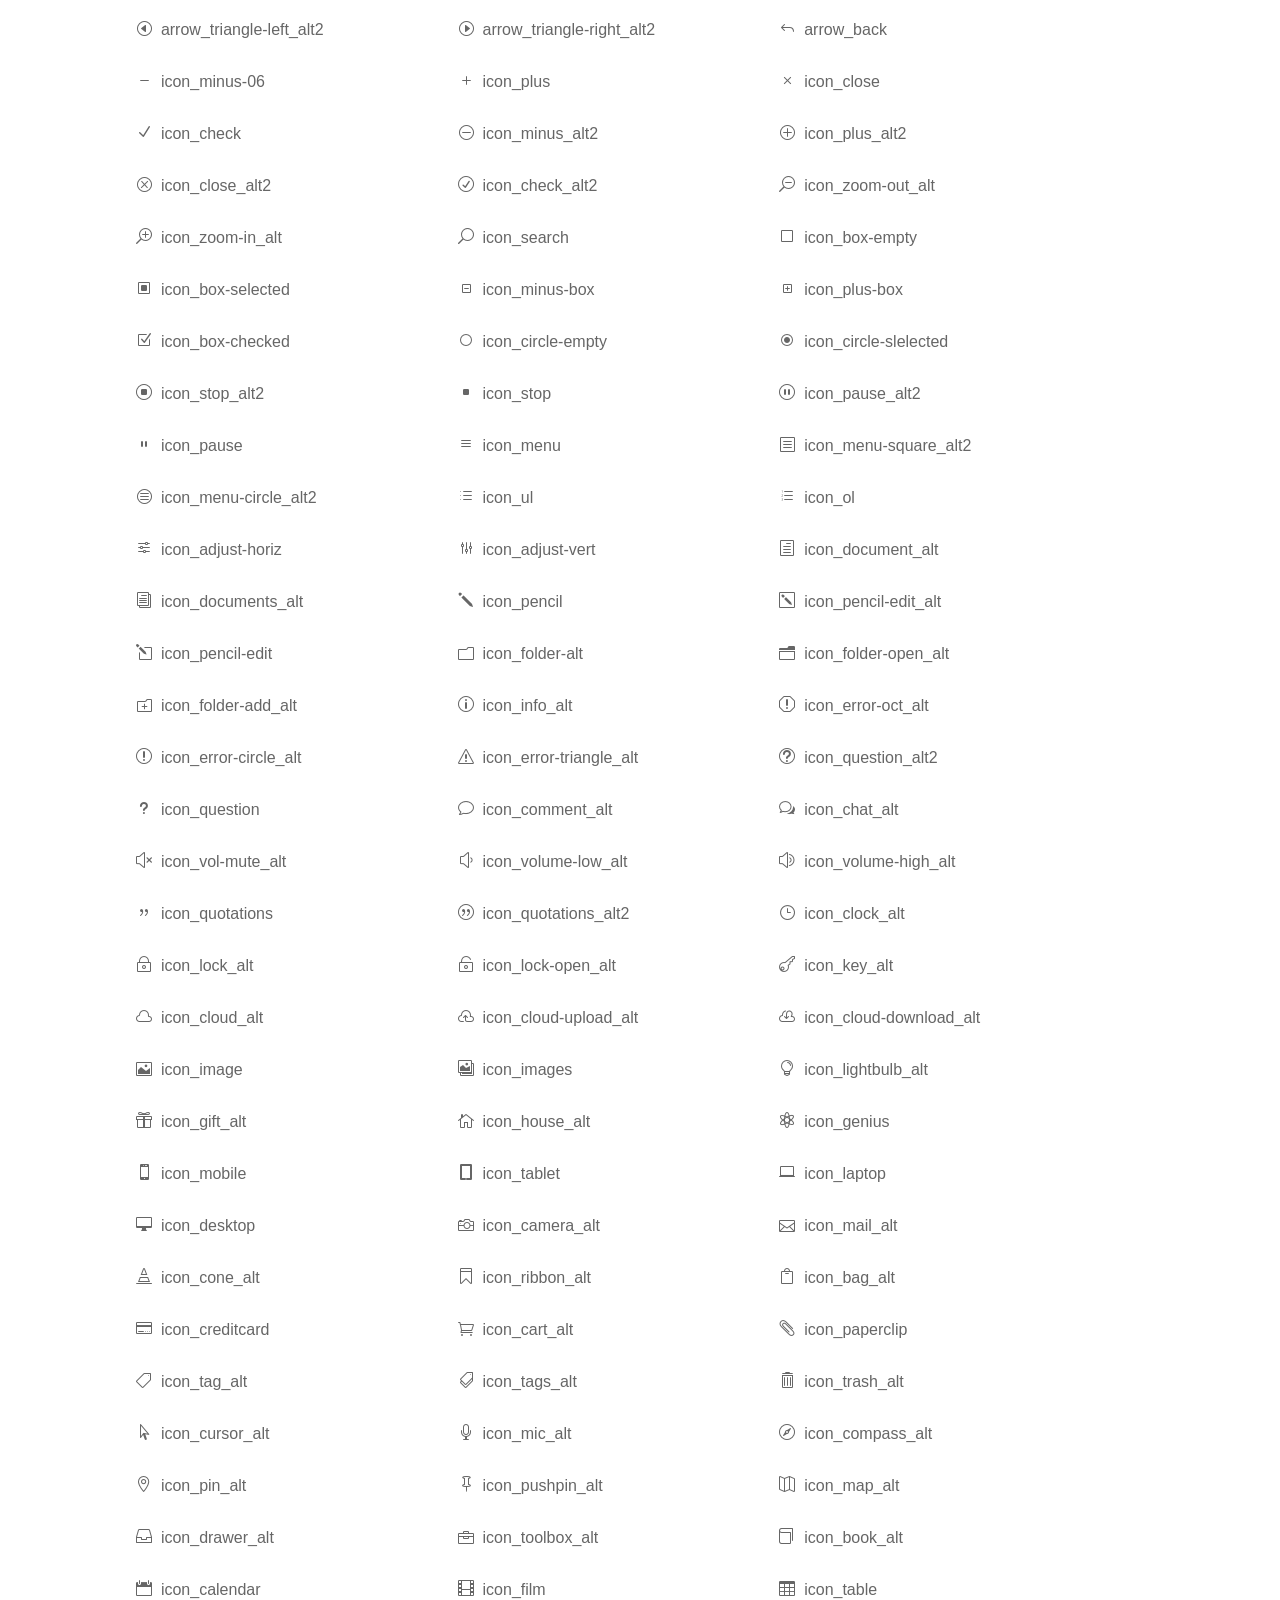
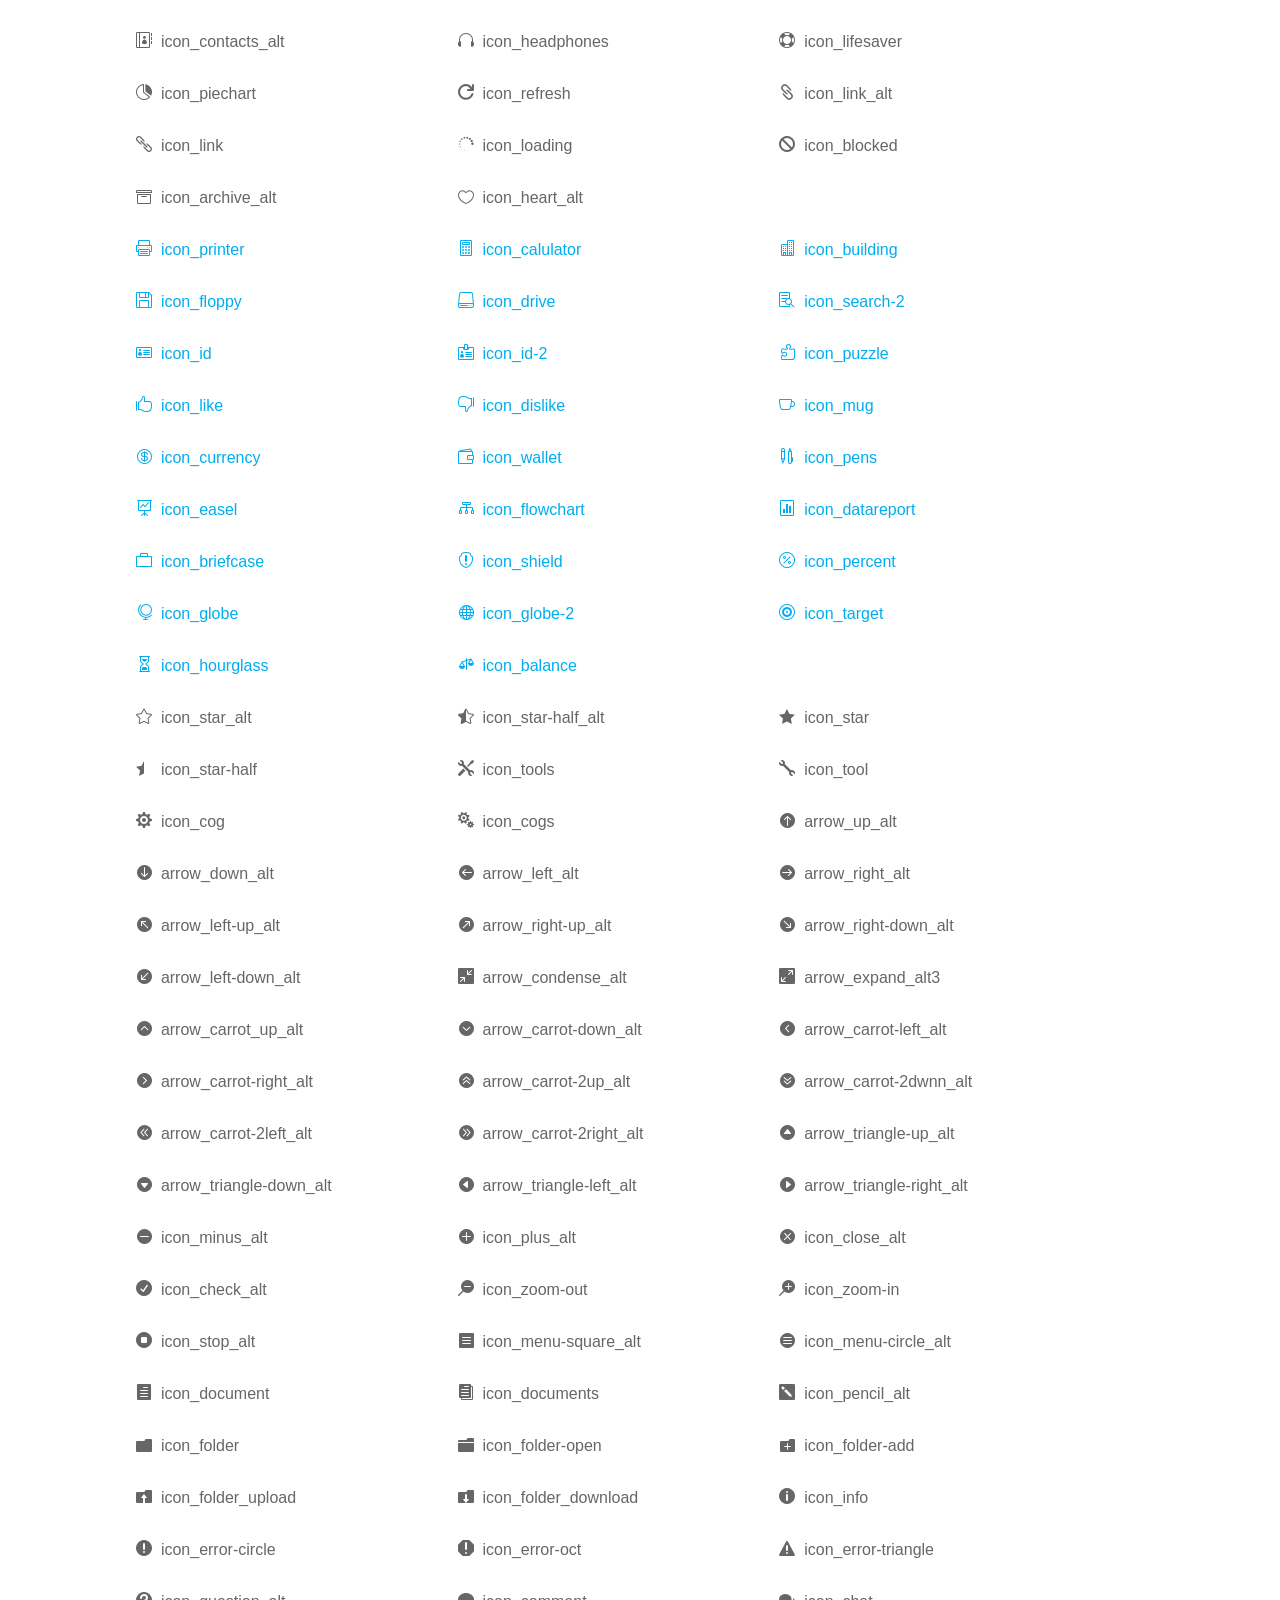
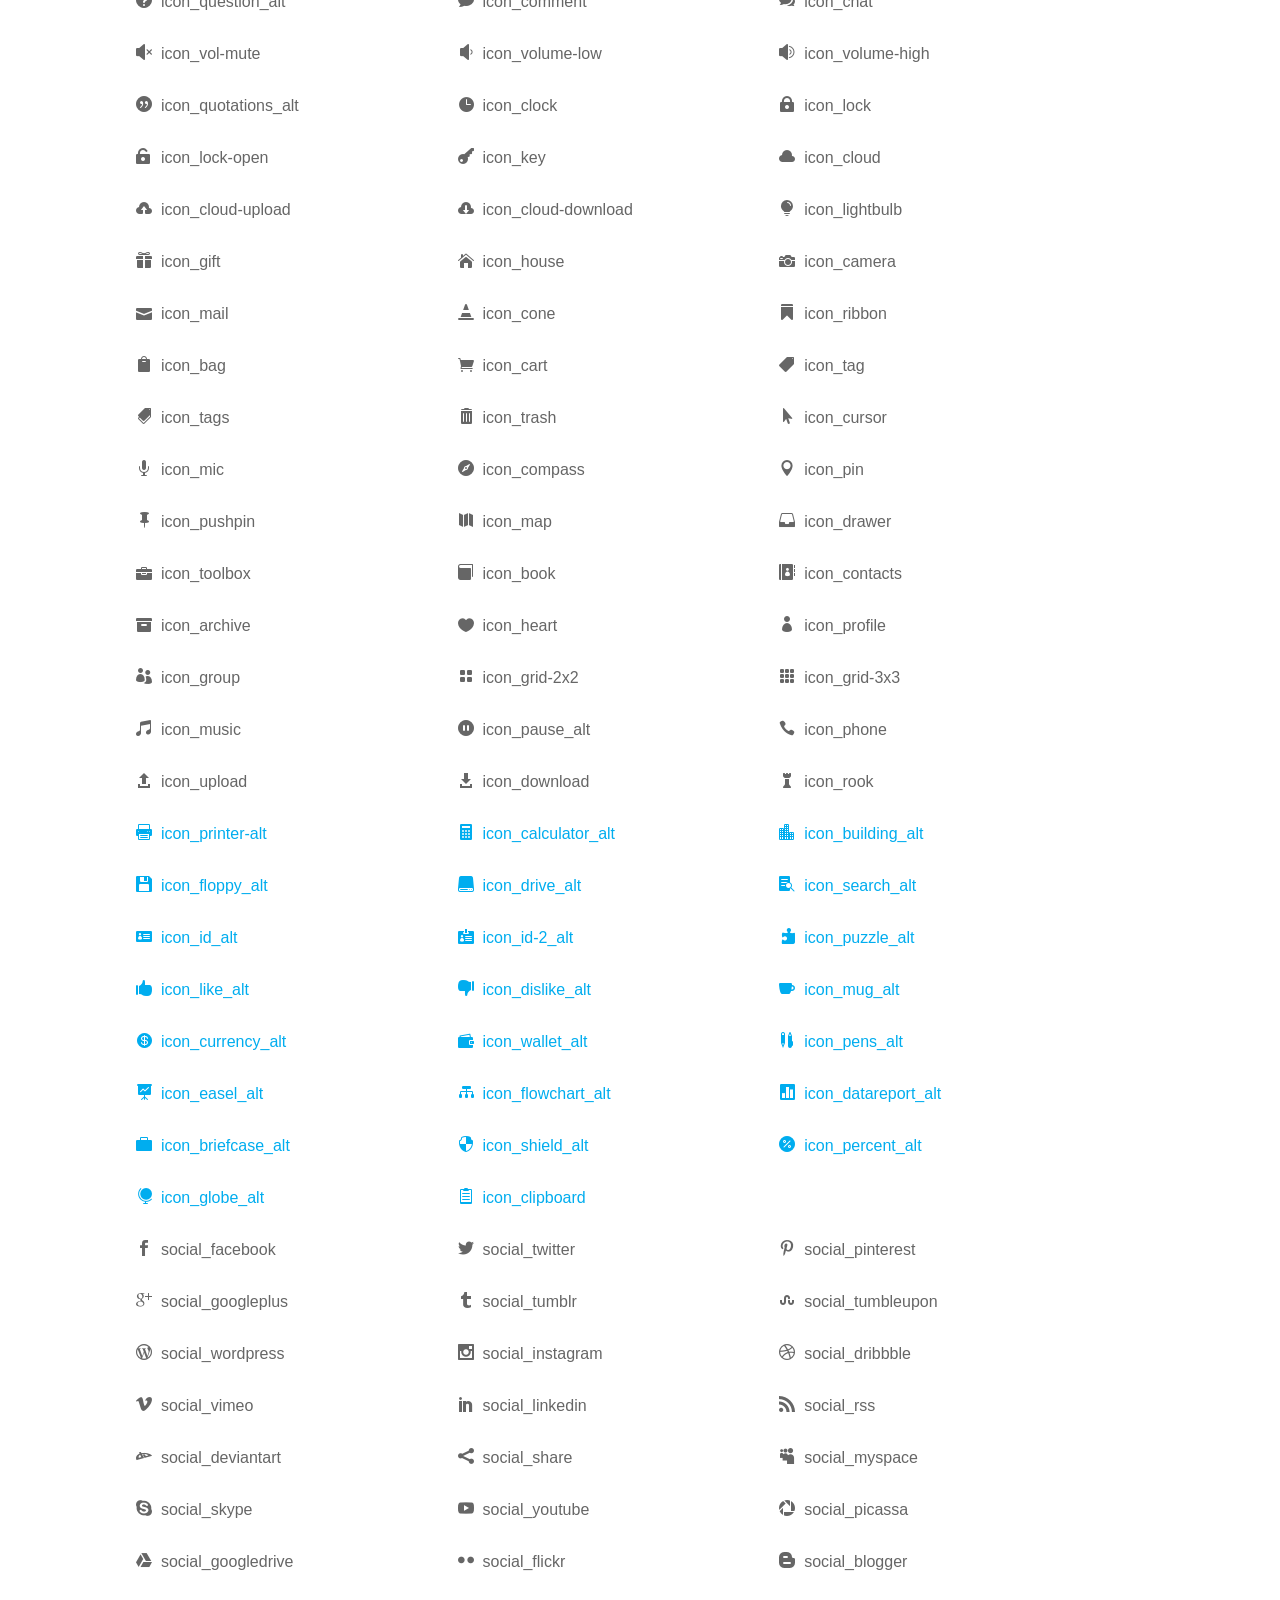
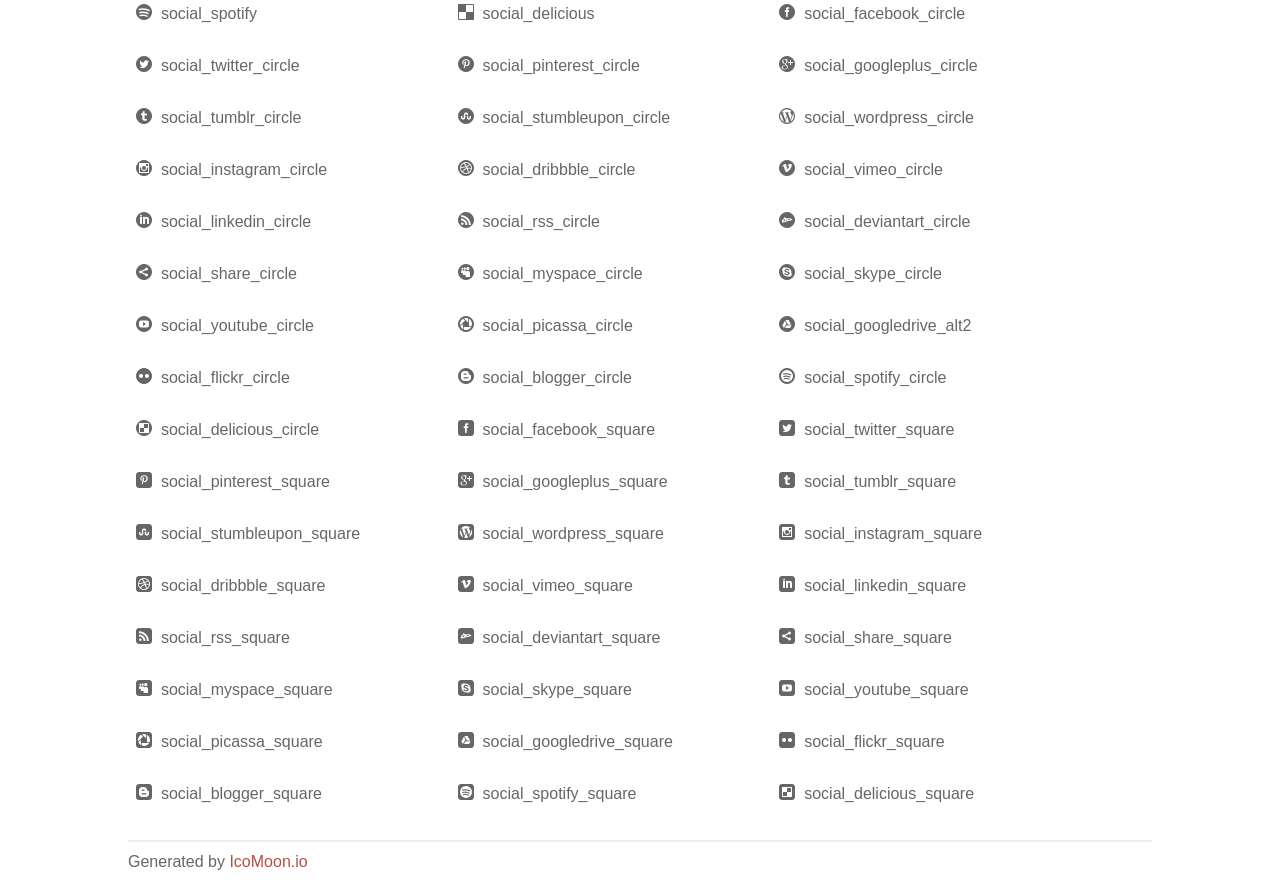
<file: Yoni_Portfolio/YONI_HTML/fonts/elegant_font/HTML_CSS/index.html>
<!doctype html>
<html>
<head>
<title>Your Font/Glyphs</title>
<link rel="stylesheet" href="style.css" />
<!--[if lte IE 7]><script src="lte-ie7.js"></script><![endif]-->
<style>
	section, header, footer {display: block;}
	body {
		font-family: sans-serif;
		color: #666;
		line-height: 1.5;
		font-size: 1em;
	}
	* {
		-moz-box-sizing: border-box;
		-webkit-box-sizing: border-box;
		box-sizing: border-box;
		margin: 0;
		padding: 0;
	}
	.glyph {
		float: left;
		text-align: center;
		padding: .75em;
		margin: .4em 1.5em .75em 0;
		width: 6em;
		text-shadow: none;
	}
	
	.glyph input {
		font-family: consolas, monospace;
		font-size: 12px;
		width: 100%;
		text-align: center;
		border: 0;
		box-shadow: 0 0 0 1px #ccc;
		padding: .2em;
                -moz-border-radius: 5px;
                -webkit-border-radius: 5px;
	}
	
	

	.new {
		color:#00adef !important;
	}

	
	.w-main {
		width: 80%;
	}
	.centered {
		margin-left: auto;
		margin-right: auto;
	}
	.fs1 {
		font-size: 2em;
	}
	header {
		margin: 2em 0;
		padding-bottom: .5em;
		color: #666;
		box-shadow: 0 2px #eee;
	}
	header h1 {
		font-size: 2em;
		font-weight: normal;
	}
	.clearfix:before, .clearfix:after { content: ""; display: table; }
	.clearfix:after, .clear { clear: both; }
	footer {
		margin-top: 2em;
		padding: .5em 0;
		box-shadow: 0 -2px #eee;
	}
	a, a:visited {
		color: #B35047;
		text-decoration: none;
	}
	a:hover, a:focus {color: #000;}
	
	.box1 {
		font-size: 16px;
		display: inline-block;
		width: 30%;
		padding: .25em .5em;
		margin: 20px 10px 0 0;
	}
</style>
</head>
<body>
	<div class="w-main centered">
	<section class="mtm clearfix" id="glyphs">
	<div class="glyph">
		<div class="fs1" aria-hidden="true" data-icon="&#x21;"></div>
		<input type="text" readonly value="&amp;#x21;" />
	</div>
	<div class="glyph">
		<div class="fs1" aria-hidden="true" data-icon="&#x22;"></div>
		<input type="text" readonly value="&amp;#x22;" />
	</div>
	<div class="glyph">
		<div class="fs1" aria-hidden="true" data-icon="&#x23;"></div>
		<input type="text" readonly value="&amp;#x23;" />
	</div>
	<div class="glyph">
		<div class="fs1" aria-hidden="true" data-icon="&#x24;"></div>
		<input type="text" readonly value="&amp;#x24;" />
	</div>
	<div class="glyph">
		<div class="fs1" aria-hidden="true" data-icon="&#x25;"></div>
		<input type="text" readonly value="&amp;#x25;" />
	</div>
	<div class="glyph">
		<div class="fs1" aria-hidden="true" data-icon="&#x26;"></div>
		<input type="text" readonly value="&amp;#x26;" />
	</div>
	<div class="glyph">
		<div class="fs1" aria-hidden="true" data-icon="&#x27;"></div>
		<input type="text" readonly value="&amp;#x27;" />
	</div>
	<div class="glyph">
		<div class="fs1" aria-hidden="true" data-icon="&#x28;"></div>
		<input type="text" readonly value="&amp;#x28;" />
	</div>
	<div class="glyph">
		<div class="fs1" aria-hidden="true" data-icon="&#x29;"></div>
		<input type="text" readonly value="&amp;#x29;" />
	</div>
	<div class="glyph">
		<div class="fs1" aria-hidden="true" data-icon="&#x2a;"></div>
		<input type="text" readonly value="&amp;#x2a;" />
	</div>
	<div class="glyph">
		<div class="fs1" aria-hidden="true" data-icon="&#x2b;"></div>
		<input type="text" readonly value="&amp;#x2b;" />
	</div>
	<div class="glyph">
		<div class="fs1" aria-hidden="true" data-icon="&#x2c;"></div>
		<input type="text" readonly value="&amp;#x2c;" />
	</div>
	<div class="glyph">
		<div class="fs1" aria-hidden="true" data-icon="&#x2d;"></div>
		<input type="text" readonly value="&amp;#x2d;" />
	</div>
	<div class="glyph">
		<div class="fs1" aria-hidden="true" data-icon="&#x2e;"></div>
		<input type="text" readonly value="&amp;#x2e;" />
	</div>
	<div class="glyph">
		<div class="fs1" aria-hidden="true" data-icon="&#x2f;"></div>
		<input type="text" readonly value="&amp;#x2f;" />
	</div>
	<div class="glyph">
		<div class="fs1" aria-hidden="true" data-icon="&#x30;"></div>
		<input type="text" readonly value="&amp;#x30;" />
	</div>
	<div class="glyph">
		<div class="fs1" aria-hidden="true" data-icon="&#x31;"></div>
		<input type="text" readonly value="&amp;#x31;" />
	</div>
	<div class="glyph">
		<div class="fs1" aria-hidden="true" data-icon="&#x32;"></div>
		<input type="text" readonly value="&amp;#x32;" />
	</div>
	<div class="glyph">
		<div class="fs1" aria-hidden="true" data-icon="&#x33;"></div>
		<input type="text" readonly value="&amp;#x33;" />
	</div>
	<div class="glyph">
		<div class="fs1" aria-hidden="true" data-icon="&#x34;"></div>
		<input type="text" readonly value="&amp;#x34;" />
	</div>
	<div class="glyph">
		<div class="fs1" aria-hidden="true" data-icon="&#x35;"></div>
		<input type="text" readonly value="&amp;#x35;" />
	</div>
	<div class="glyph">
		<div class="fs1" aria-hidden="true" data-icon="&#x36;"></div>
		<input type="text" readonly value="&amp;#x36;" />
	</div>
	<div class="glyph">
		<div class="fs1" aria-hidden="true" data-icon="&#x37;"></div>
		<input type="text" readonly value="&amp;#x37;" />
	</div>
	<div class="glyph">
		<div class="fs1" aria-hidden="true" data-icon="&#x38;"></div>
		<input type="text" readonly value="&amp;#x38;" />
	</div>
	<div class="glyph">
		<div class="fs1" aria-hidden="true" data-icon="&#x39;"></div>
		<input type="text" readonly value="&amp;#x39;" />
	</div>
	<div class="glyph">
		<div class="fs1" aria-hidden="true" data-icon="&#x3a;"></div>
		<input type="text" readonly value="&amp;#x3a;" />
	</div>
	<div class="glyph">
		<div class="fs1" aria-hidden="true" data-icon="&#x3b;"></div>
		<input type="text" readonly value="&amp;#x3b;" />
	</div>
	<div class="glyph">
		<div class="fs1" aria-hidden="true" data-icon="&#x3c;"></div>
		<input type="text" readonly value="&amp;#x3c;" />
	</div>
	<div class="glyph">
		<div class="fs1" aria-hidden="true" data-icon="&#x3d;"></div>
		<input type="text" readonly value="&amp;#x3d;" />
	</div>
	<div class="glyph">
		<div class="fs1" aria-hidden="true" data-icon="&#x3e;"></div>
		<input type="text" readonly value="&amp;#x3e;" />
	</div>
	<div class="glyph">
		<div class="fs1" aria-hidden="true" data-icon="&#x3f;"></div>
		<input type="text" readonly value="&amp;#x3f;" />
	</div>
	<div class="glyph">
		<div class="fs1" aria-hidden="true" data-icon="&#x40;"></div>
		<input type="text" readonly value="&amp;#x40;" />
	</div>
	<div class="glyph">
		<div class="fs1" aria-hidden="true" data-icon="&#x41;"></div>
		<input type="text" readonly value="&amp;#x41;" />
	</div>
	<div class="glyph">
		<div class="fs1" aria-hidden="true" data-icon="&#x42;"></div>
		<input type="text" readonly value="&amp;#x42;" />
	</div>
	<div class="glyph">
		<div class="fs1" aria-hidden="true" data-icon="&#x43;"></div>
		<input type="text" readonly value="&amp;#x43;" />
	</div>
	<div class="glyph">
		<div class="fs1" aria-hidden="true" data-icon="&#x44;"></div>
		<input type="text" readonly value="&amp;#x44;" />
	</div>
	<div class="glyph">
		<div class="fs1" aria-hidden="true" data-icon="&#x45;"></div>
		<input type="text" readonly value="&amp;#x45;" />
	</div>
	<div class="glyph">
		<div class="fs1" aria-hidden="true" data-icon="&#x46;"></div>
		<input type="text" readonly value="&amp;#x46;" />
	</div>
	<div class="glyph">
		<div class="fs1" aria-hidden="true" data-icon="&#x47;"></div>
		<input type="text" readonly value="&amp;#x47;" />
	</div>
	<div class="glyph">
		<div class="fs1" aria-hidden="true" data-icon="&#x48;"></div>
		<input type="text" readonly value="&amp;#x48;" />
	</div>
	<div class="glyph">
		<div class="fs1" aria-hidden="true" data-icon="&#x49;"></div>
		<input type="text" readonly value="&amp;#x49;" />
	</div>
	<div class="glyph">
		<div class="fs1" aria-hidden="true" data-icon="&#x4a;"></div>
		<input type="text" readonly value="&amp;#x4a;" />
	</div>
	<div class="glyph">
		<div class="fs1" aria-hidden="true" data-icon="&#x4b;"></div>
		<input type="text" readonly value="&amp;#x4b;" />
	</div>
	<div class="glyph">
		<div class="fs1" aria-hidden="true" data-icon="&#x4c;"></div>
		<input type="text" readonly value="&amp;#x4c;" />
	</div>
	<div class="glyph">
		<div class="fs1" aria-hidden="true" data-icon="&#x4d;"></div>
		<input type="text" readonly value="&amp;#x4d;" />
	</div>
	<div class="glyph">
		<div class="fs1" aria-hidden="true" data-icon="&#x4e;"></div>
		<input type="text" readonly value="&amp;#x4e;" />
	</div>
	<div class="glyph">
		<div class="fs1" aria-hidden="true" data-icon="&#x4f;"></div>
		<input type="text" readonly value="&amp;#x4f;" />
	</div>
	<div class="glyph">
		<div class="fs1" aria-hidden="true" data-icon="&#x50;"></div>
		<input type="text" readonly value="&amp;#x50;" />
	</div>
	<div class="glyph">
		<div class="fs1" aria-hidden="true" data-icon="&#x51;"></div>
		<input type="text" readonly value="&amp;#x51;" />
	</div>
	<div class="glyph">
		<div class="fs1" aria-hidden="true" data-icon="&#x52;"></div>
		<input type="text" readonly value="&amp;#x52;" />
	</div>
	<div class="glyph">
		<div class="fs1" aria-hidden="true" data-icon="&#x53;"></div>
		<input type="text" readonly value="&amp;#x53;" />
	</div>
	<div class="glyph">
		<div class="fs1" aria-hidden="true" data-icon="&#x54;"></div>
		<input type="text" readonly value="&amp;#x54;" />
	</div>
	<div class="glyph">
		<div class="fs1" aria-hidden="true" data-icon="&#x55;"></div>
		<input type="text" readonly value="&amp;#x55;" />
	</div>
	<div class="glyph">
		<div class="fs1" aria-hidden="true" data-icon="&#x56;"></div>
		<input type="text" readonly value="&amp;#x56;" />
	</div>
	<div class="glyph">
		<div class="fs1" aria-hidden="true" data-icon="&#x57;"></div>
		<input type="text" readonly value="&amp;#x57;" />
	</div>
	<div class="glyph">
		<div class="fs1" aria-hidden="true" data-icon="&#x58;"></div>
		<input type="text" readonly value="&amp;#x58;" />
	</div>
	<div class="glyph">
		<div class="fs1" aria-hidden="true" data-icon="&#x59;"></div>
		<input type="text" readonly value="&amp;#x59;" />
	</div>
	<div class="glyph">
		<div class="fs1" aria-hidden="true" data-icon="&#x5a;"></div>
		<input type="text" readonly value="&amp;#x5a;" />
	</div>
	<div class="glyph">
		<div class="fs1" aria-hidden="true" data-icon="&#x5b;"></div>
		<input type="text" readonly value="&amp;#x5b;" />
	</div>
	<div class="glyph">
		<div class="fs1" aria-hidden="true" data-icon="&#x5c;"></div>
		<input type="text" readonly value="&amp;#x5c;" />
	</div>
	<div class="glyph">
		<div class="fs1" aria-hidden="true" data-icon="&#x5d;"></div>
		<input type="text" readonly value="&amp;#x5d;" />
	</div>
	<div class="glyph">
		<div class="fs1" aria-hidden="true" data-icon="&#x5e;"></div>
		<input type="text" readonly value="&amp;#x5e;" />
	</div>
	<div class="glyph">
		<div class="fs1" aria-hidden="true" data-icon="&#x5f;"></div>
		<input type="text" readonly value="&amp;#x5f;" />
	</div>
	<div class="glyph">
		<div class="fs1" aria-hidden="true" data-icon="&#x60;"></div>
		<input type="text" readonly value="&amp;#x60;" />
	</div>
	<div class="glyph">
		<div class="fs1" aria-hidden="true" data-icon="&#x61;"></div>
		<input type="text" readonly value="&amp;#x61;" />
	</div>
	<div class="glyph">
		<div class="fs1" aria-hidden="true" data-icon="&#x62;"></div>
		<input type="text" readonly value="&amp;#x62;" />
	</div>
	<div class="glyph">
		<div class="fs1" aria-hidden="true" data-icon="&#x63;"></div>
		<input type="text" readonly value="&amp;#x63;" />
	</div>
	<div class="glyph">
		<div class="fs1" aria-hidden="true" data-icon="&#x64;"></div>
		<input type="text" readonly value="&amp;#x64;" />
	</div>
	<div class="glyph">
		<div class="fs1" aria-hidden="true" data-icon="&#x65;"></div>
		<input type="text" readonly value="&amp;#x65;" />
	</div>
	<div class="glyph">
		<div class="fs1" aria-hidden="true" data-icon="&#x66;"></div>
		<input type="text" readonly value="&amp;#x66;" />
	</div>
	<div class="glyph">
		<div class="fs1" aria-hidden="true" data-icon="&#x67;"></div>
		<input type="text" readonly value="&amp;#x67;" />
	</div>
	<div class="glyph">
		<div class="fs1" aria-hidden="true" data-icon="&#x68;"></div>
		<input type="text" readonly value="&amp;#x68;" />
	</div>
	<div class="glyph">
		<div class="fs1" aria-hidden="true" data-icon="&#x69;"></div>
		<input type="text" readonly value="&amp;#x69;" />
	</div>
	<div class="glyph">
		<div class="fs1" aria-hidden="true" data-icon="&#x6a;"></div>
		<input type="text" readonly value="&amp;#x6a;" />
	</div>
	<div class="glyph">
		<div class="fs1" aria-hidden="true" data-icon="&#x6b;"></div>
		<input type="text" readonly value="&amp;#x6b;" />
	</div>
	<div class="glyph">
		<div class="fs1" aria-hidden="true" data-icon="&#x6c;"></div>
		<input type="text" readonly value="&amp;#x6c;" />
	</div>
	<div class="glyph">
		<div class="fs1" aria-hidden="true" data-icon="&#x6d;"></div>
		<input type="text" readonly value="&amp;#x6d;" />
	</div>
	<div class="glyph">
		<div class="fs1" aria-hidden="true" data-icon="&#x6e;"></div>
		<input type="text" readonly value="&amp;#x6e;" />
	</div>
	<div class="glyph">
		<div class="fs1" aria-hidden="true" data-icon="&#x6f;"></div>
		<input type="text" readonly value="&amp;#x6f;" />
	</div>
	<div class="glyph">
		<div class="fs1" aria-hidden="true" data-icon="&#x70;"></div>
		<input type="text" readonly value="&amp;#x70;" />
	</div>
	<div class="glyph">
		<div class="fs1" aria-hidden="true" data-icon="&#x71;"></div>
		<input type="text" readonly value="&amp;#x71;" />
	</div>
	<div class="glyph">
		<div class="fs1" aria-hidden="true" data-icon="&#x72;"></div>
		<input type="text" readonly value="&amp;#x72;" />
	</div>
	<div class="glyph">
		<div class="fs1" aria-hidden="true" data-icon="&#x73;"></div>
		<input type="text" readonly value="&amp;#x73;" />
	</div>
	<div class="glyph">
		<div class="fs1" aria-hidden="true" data-icon="&#x74;"></div>
		<input type="text" readonly value="&amp;#x74;" />
	</div>
	<div class="glyph">
		<div class="fs1" aria-hidden="true" data-icon="&#x75;"></div>
		<input type="text" readonly value="&amp;#x75;" />
	</div>
	<div class="glyph">
		<div class="fs1" aria-hidden="true" data-icon="&#x76;"></div>
		<input type="text" readonly value="&amp;#x76;" />
	</div>
	<div class="glyph">
		<div class="fs1" aria-hidden="true" data-icon="&#x77;"></div>
		<input type="text" readonly value="&amp;#x77;" />
	</div>
	<div class="glyph">
		<div class="fs1" aria-hidden="true" data-icon="&#x78;"></div>
		<input type="text" readonly value="&amp;#x78;" />
	</div>
	<div class="glyph">
		<div class="fs1" aria-hidden="true" data-icon="&#x79;"></div>
		<input type="text" readonly value="&amp;#x79;" />
	</div>
	<div class="glyph">
		<div class="fs1" aria-hidden="true" data-icon="&#x7a;"></div>
		<input type="text" readonly value="&amp;#x7a;" />
	</div>
	<div class="glyph">
		<div class="fs1" aria-hidden="true" data-icon="&#x7b;"></div>
		<input type="text" readonly value="&amp;#x7b;" />
	</div>
	<div class="glyph">
		<div class="fs1" aria-hidden="true" data-icon="&#x7c;"></div>
		<input type="text" readonly value="&amp;#x7c;" />
	</div>
	<div class="glyph">
		<div class="fs1" aria-hidden="true" data-icon="&#x7d;"></div>
		<input type="text" readonly value="&amp;#x7d;" />
	</div>
	<div class="glyph">
		<div class="fs1" aria-hidden="true" data-icon="&#x7e;"></div>
		<input type="text" readonly value="&amp;#x7e;" />
	</div>
	<div class="glyph">
		<div class="fs1" aria-hidden="true" data-icon="&#xe000;"></div>
		<input type="text" readonly value="&amp;#xe000;" />
	</div>
	<div class="glyph">
		<div class="fs1" aria-hidden="true" data-icon="&#xe001;"></div>
		<input type="text" readonly value="&amp;#xe001;" />
	</div>
	<div class="glyph">
		<div class="fs1" aria-hidden="true" data-icon="&#xe002;"></div>
		<input type="text" readonly value="&amp;#xe002;" />
	</div>
	<div class="glyph">
		<div class="fs1" aria-hidden="true" data-icon="&#xe003;"></div>
		<input type="text" readonly value="&amp;#xe003;" />
	</div>
	<div class="glyph">
		<div class="fs1" aria-hidden="true" data-icon="&#xe004;"></div>
		<input type="text" readonly value="&amp;#xe004;" />
	</div>
	<div class="glyph">
		<div class="fs1" aria-hidden="true" data-icon="&#xe005;"></div>
		<input type="text" readonly value="&amp;#xe005;" />
	</div>
	<div class="glyph">
		<div class="fs1" aria-hidden="true" data-icon="&#xe006;"></div>
		<input type="text" readonly value="&amp;#xe006;" />
	</div>
	<div class="glyph">
		<div class="fs1" aria-hidden="true" data-icon="&#xe007;"></div>
		<input type="text" readonly value="&amp;#xe007;" />
	</div>
	<div class="glyph">
		<div class="fs1" aria-hidden="true" data-icon="&#xe008;"></div>
		<input type="text" readonly value="&amp;#xe008;" />
	</div>
	<div class="glyph">
		<div class="fs1" aria-hidden="true" data-icon="&#xe009;"></div>
		<input type="text" readonly value="&amp;#xe009;" />
	</div>
	<div class="glyph">
		<div class="fs1" aria-hidden="true" data-icon="&#xe00a;"></div>
		<input type="text" readonly value="&amp;#xe00a;" />
	</div>
	<div class="glyph">
		<div class="fs1" aria-hidden="true" data-icon="&#xe00b;"></div>
		<input type="text" readonly value="&amp;#xe00b;" />
	</div>
	<div class="glyph">
		<div class="fs1" aria-hidden="true" data-icon="&#xe00c;"></div>
		<input type="text" readonly value="&amp;#xe00c;" />
	</div>
	<div class="glyph">
		<div class="fs1" aria-hidden="true" data-icon="&#xe00d;"></div>
		<input type="text" readonly value="&amp;#xe00d;" />
	</div>
	<div class="glyph">
		<div class="fs1" aria-hidden="true" data-icon="&#xe00e;"></div>
		<input type="text" readonly value="&amp;#xe00e;" />
	</div>
	<div class="glyph">
		<div class="fs1" aria-hidden="true" data-icon="&#xe00f;"></div>
		<input type="text" readonly value="&amp;#xe00f;" />
	</div>
	<div class="glyph">
		<div class="fs1" aria-hidden="true" data-icon="&#xe010;"></div>
		<input type="text" readonly value="&amp;#xe010;" />
	</div>
	<div class="glyph">
		<div class="fs1" aria-hidden="true" data-icon="&#xe011;"></div>
		<input type="text" readonly value="&amp;#xe011;" />
	</div>
	<div class="glyph">
		<div class="fs1" aria-hidden="true" data-icon="&#xe012;"></div>
		<input type="text" readonly value="&amp;#xe012;" />
	</div>
	<div class="glyph">
		<div class="fs1" aria-hidden="true" data-icon="&#xe013;"></div>
		<input type="text" readonly value="&amp;#xe013;" />
	</div>
	<div class="glyph">
		<div class="fs1" aria-hidden="true" data-icon="&#xe014;"></div>
		<input type="text" readonly value="&amp;#xe014;" />
	</div>
	<div class="glyph">
		<div class="fs1" aria-hidden="true" data-icon="&#xe015;"></div>
		<input type="text" readonly value="&amp;#xe015;" />
	</div>
	<div class="glyph">
		<div class="fs1" aria-hidden="true" data-icon="&#xe016;"></div>
		<input type="text" readonly value="&amp;#xe016;" />
	</div>
	<div class="glyph">
		<div class="fs1" aria-hidden="true" data-icon="&#xe017;"></div>
		<input type="text" readonly value="&amp;#xe017;" />
	</div>
	<div class="glyph">
		<div class="fs1" aria-hidden="true" data-icon="&#xe018;"></div>
		<input type="text" readonly value="&amp;#xe018;" />
	</div>
	<div class="glyph">
		<div class="fs1" aria-hidden="true" data-icon="&#xe019;"></div>
		<input type="text" readonly value="&amp;#xe019;" />
	</div>
	<div class="glyph">
		<div class="fs1" aria-hidden="true" data-icon="&#xe01a;"></div>
		<input type="text" readonly value="&amp;#xe01a;" />
	</div>
	<div class="glyph">
		<div class="fs1" aria-hidden="true" data-icon="&#xe01b;"></div>
		<input type="text" readonly value="&amp;#xe01b;" />
	</div>
	<div class="glyph">
		<div class="fs1" aria-hidden="true" data-icon="&#xe01c;"></div>
		<input type="text" readonly value="&amp;#xe01c;" />
	</div>
	<div class="glyph">
		<div class="fs1" aria-hidden="true" data-icon="&#xe01d;"></div>
		<input type="text" readonly value="&amp;#xe01d;" />
	</div>
	<div class="glyph">
		<div class="fs1" aria-hidden="true" data-icon="&#xe01e;"></div>
		<input type="text" readonly value="&amp;#xe01e;" />
	</div>
	<div class="glyph">
		<div class="fs1" aria-hidden="true" data-icon="&#xe01f;"></div>
		<input type="text" readonly value="&amp;#xe01f;" />
	</div>
	<div class="glyph">
		<div class="fs1" aria-hidden="true" data-icon="&#xe020;"></div>
		<input type="text" readonly value="&amp;#xe020;" />
	</div>
	<div class="glyph">
		<div class="fs1" aria-hidden="true" data-icon="&#xe021;"></div>
		<input type="text" readonly value="&amp;#xe021;" />
	</div>
	<div class="glyph">
		<div class="fs1" aria-hidden="true" data-icon="&#xe022;"></div>
		<input type="text" readonly value="&amp;#xe022;" />
	</div>
	<div class="glyph">
		<div class="fs1" aria-hidden="true" data-icon="&#xe023;"></div>
		<input type="text" readonly value="&amp;#xe023;" />
	</div>
	<div class="glyph">
		<div class="fs1" aria-hidden="true" data-icon="&#xe024;"></div>
		<input type="text" readonly value="&amp;#xe024;" />
	</div>
	<div class="glyph">
		<div class="fs1" aria-hidden="true" data-icon="&#xe025;"></div>
		<input type="text" readonly value="&amp;#xe025;" />
	</div>
	<div class="glyph">
		<div class="fs1" aria-hidden="true" data-icon="&#xe026;"></div>
		<input type="text" readonly value="&amp;#xe026;" />
	</div>
	<div class="glyph">
		<div class="fs1" aria-hidden="true" data-icon="&#xe027;"></div>
		<input type="text" readonly value="&amp;#xe027;" />
	</div>
	<div class="glyph">
		<div class="fs1" aria-hidden="true" data-icon="&#xe028;"></div>
		<input type="text" readonly value="&amp;#xe028;" />
	</div>
	<div class="glyph">
		<div class="fs1" aria-hidden="true" data-icon="&#xe029;"></div>
		<input type="text" readonly value="&amp;#xe029;" />
	</div>
	<div class="glyph">
		<div class="fs1" aria-hidden="true" data-icon="&#xe02a;"></div>
		<input type="text" readonly value="&amp;#xe02a;" />
	</div>
	<div class="glyph">
		<div class="fs1" aria-hidden="true" data-icon="&#xe02b;"></div>
		<input type="text" readonly value="&amp;#xe02b;" />
	</div>
	<div class="glyph">
		<div class="fs1" aria-hidden="true" data-icon="&#xe02c;"></div>
		<input type="text" readonly value="&amp;#xe02c;" />
	</div>
	<div class="glyph">
		<div class="fs1" aria-hidden="true" data-icon="&#xe02d;"></div>
		<input type="text" readonly value="&amp;#xe02d;" />
	</div>
	<div class="glyph">
		<div class="fs1" aria-hidden="true" data-icon="&#xe02e;"></div>
		<input type="text" readonly value="&amp;#xe02e;" />
	</div>
	<div class="glyph">
		<div class="fs1" aria-hidden="true" data-icon="&#xe02f;"></div>
		<input type="text" readonly value="&amp;#xe02f;" />
	</div>
	<div class="glyph">
		<div class="fs1" aria-hidden="true" data-icon="&#xe030;"></div>
		<input type="text" readonly value="&amp;#xe030;" />
	</div>
    
    <div class="new">
    
    <div class="glyph">
		<div class="fs1" aria-hidden="true" data-icon="&#xe103;"></div>
		<input type="text" readonly value="&amp;#xe103;" />
	</div>
	<div class="glyph">
		<div class="fs1" aria-hidden="true" data-icon="&#xe0ee;"></div>
		<input type="text" readonly value="&amp;#xe0ee;" />
	</div>
	<div class="glyph">
		<div class="fs1" aria-hidden="true" data-icon="&#xe0ef;"></div>
		<input type="text" readonly value="&amp;#xe0ef;" />
	</div>
	<div class="glyph">
		<div class="fs1" aria-hidden="true" data-icon="&#xe0e8;"></div>
		<input type="text" readonly value="&amp;#xe0e8;" />
	</div>
	<div class="glyph">
		<div class="fs1" aria-hidden="true" data-icon="&#xe0ea;"></div>
		<input type="text" readonly value="&amp;#xe0ea;" />
	</div>
	<div class="glyph">
		<div class="fs1" aria-hidden="true" data-icon="&#xe101;"></div>
		<input type="text" readonly value="&amp;#xe101;" />
	</div>
	<div class="glyph">
		<div class="fs1" aria-hidden="true" data-icon="&#xe107;"></div>
		<input type="text" readonly value="&amp;#xe107;" />
	</div>
	<div class="glyph">
		<div class="fs1" aria-hidden="true" data-icon="&#xe108;"></div>
		<input type="text" readonly value="&amp;#xe108;" />
	</div>
	<div class="glyph">
		<div class="fs1" aria-hidden="true" data-icon="&#xe102;"></div>
		<input type="text" readonly value="&amp;#xe102;" />
	</div>
	<div class="glyph">
		<div class="fs1" aria-hidden="true" data-icon="&#xe106;"></div>
		<input type="text" readonly value="&amp;#xe106;" />
	</div>
	<div class="glyph">
		<div class="fs1" aria-hidden="true" data-icon="&#xe0eb;"></div>
		<input type="text" readonly value="&amp;#xe0eb;" />
	</div>
	<div class="glyph">
		<div class="fs1" aria-hidden="true" data-icon="&#xe105;"></div>
		<input type="text" readonly value="&amp;#xe105;" />
	</div>
	<div class="glyph">
		<div class="fs1" aria-hidden="true" data-icon="&#xe0ed;"></div>
		<input type="text" readonly value="&amp;#xe0ed;" />
	</div>
	<div class="glyph">
		<div class="fs1" aria-hidden="true" data-icon="&#xe100;"></div>
		<input type="text" readonly value="&amp;#xe100;" />
	</div>
	<div class="glyph">
		<div class="fs1" aria-hidden="true" data-icon="&#xe104;"></div>
		<input type="text" readonly value="&amp;#xe104;" />
	</div>
	<div class="glyph">
		<div class="fs1" aria-hidden="true" data-icon="&#xe0e9;"></div>
		<input type="text" readonly value="&amp;#xe0e9;" />
	</div>
	<div class="glyph">
		<div class="fs1" aria-hidden="true" data-icon="&#xe109;"></div>
		<input type="text" readonly value="&amp;#xe109;" />
	</div>
	<div class="glyph">
		<div class="fs1" aria-hidden="true" data-icon="&#xe0ec;"></div>
		<input type="text" readonly value="&amp;#xe0ec;" />
	</div>
	<div class="glyph">
		<div class="fs1" aria-hidden="true" data-icon="&#xe0fe;"></div>
		<input type="text" readonly value="&amp;#xe0fe;" />
	</div>
	<div class="glyph">
		<div class="fs1" aria-hidden="true" data-icon="&#xe0f6;"></div>
		<input type="text" readonly value="&amp;#xe0f6;" />
	</div>
	<div class="glyph">
		<div class="fs1" aria-hidden="true" data-icon="&#xe0fb;"></div>
		<input type="text" readonly value="&amp;#xe0fb;" />
	</div>
	<div class="glyph">
		<div class="fs1" aria-hidden="true" data-icon="&#xe0e2;"></div>
		<input type="text" readonly value="&amp;#xe0e2;" />
	</div>
	<div class="glyph">
		<div class="fs1" aria-hidden="true" data-icon="&#xe0e3;"></div>
		<input type="text" readonly value="&amp;#xe0e3;" />
	</div>
	<div class="glyph">
		<div class="fs1" aria-hidden="true" data-icon="&#xe0f5;"></div>
		<input type="text" readonly value="&amp;#xe0f5;" />
	</div>
	<div class="glyph">
		<div class="fs1" aria-hidden="true" data-icon="&#xe0e1;"></div>
		<input type="text" readonly value="&amp;#xe0e1;" />
	</div>
	<div class="glyph">
		<div class="fs1" aria-hidden="true" data-icon="&#xe0ff;"></div>
		<input type="text" readonly value="&amp;#xe0ff;" />
	</div>
    
    </div>
    
	<div class="glyph">
		<div class="fs1" aria-hidden="true" data-icon="&#xe031;"></div>
		<input type="text" readonly value="&amp;#xe031;" />
	</div>
	<div class="glyph">
		<div class="fs1" aria-hidden="true" data-icon="&#xe032;"></div>
		<input type="text" readonly value="&amp;#xe032;" />
	</div>
	<div class="glyph">
		<div class="fs1" aria-hidden="true" data-icon="&#xe033;"></div>
		<input type="text" readonly value="&amp;#xe033;" />
	</div>
	<div class="glyph">
		<div class="fs1" aria-hidden="true" data-icon="&#xe034;"></div>
		<input type="text" readonly value="&amp;#xe034;" />
	</div>
	<div class="glyph">
		<div class="fs1" aria-hidden="true" data-icon="&#xe035;"></div>
		<input type="text" readonly value="&amp;#xe035;" />
	</div>
	<div class="glyph">
		<div class="fs1" aria-hidden="true" data-icon="&#xe036;"></div>
		<input type="text" readonly value="&amp;#xe036;" />
	</div>
	<div class="glyph">
		<div class="fs1" aria-hidden="true" data-icon="&#xe037;"></div>
		<input type="text" readonly value="&amp;#xe037;" />
	</div>
	<div class="glyph">
		<div class="fs1" aria-hidden="true" data-icon="&#xe038;"></div>
		<input type="text" readonly value="&amp;#xe038;" />
	</div>
	<div class="glyph">
		<div class="fs1" aria-hidden="true" data-icon="&#xe039;"></div>
		<input type="text" readonly value="&amp;#xe039;" />
	</div>
	<div class="glyph">
		<div class="fs1" aria-hidden="true" data-icon="&#xe03a;"></div>
		<input type="text" readonly value="&amp;#xe03a;" />
	</div>
	<div class="glyph">
		<div class="fs1" aria-hidden="true" data-icon="&#xe03b;"></div>
		<input type="text" readonly value="&amp;#xe03b;" />
	</div>
	<div class="glyph">
		<div class="fs1" aria-hidden="true" data-icon="&#xe03c;"></div>
		<input type="text" readonly value="&amp;#xe03c;" />
	</div>
	<div class="glyph">
		<div class="fs1" aria-hidden="true" data-icon="&#xe03d;"></div>
		<input type="text" readonly value="&amp;#xe03d;" />
	</div>
	<div class="glyph">
		<div class="fs1" aria-hidden="true" data-icon="&#xe03e;"></div>
		<input type="text" readonly value="&amp;#xe03e;" />
	</div>
	<div class="glyph">
		<div class="fs1" aria-hidden="true" data-icon="&#xe03f;"></div>
		<input type="text" readonly value="&amp;#xe03f;" />
	</div>
	<div class="glyph">
		<div class="fs1" aria-hidden="true" data-icon="&#xe040;"></div>
		<input type="text" readonly value="&amp;#xe040;" />
	</div>
	<div class="glyph">
		<div class="fs1" aria-hidden="true" data-icon="&#xe041;"></div>
		<input type="text" readonly value="&amp;#xe041;" />
	</div>
	<div class="glyph">
		<div class="fs1" aria-hidden="true" data-icon="&#xe042;"></div>
		<input type="text" readonly value="&amp;#xe042;" />
	</div>
	<div class="glyph">
		<div class="fs1" aria-hidden="true" data-icon="&#xe043;"></div>
		<input type="text" readonly value="&amp;#xe043;" />
	</div>
	<div class="glyph">
		<div class="fs1" aria-hidden="true" data-icon="&#xe044;"></div>
		<input type="text" readonly value="&amp;#xe044;" />
	</div>
	<div class="glyph">
		<div class="fs1" aria-hidden="true" data-icon="&#xe045;"></div>
		<input type="text" readonly value="&amp;#xe045;" />
	</div>
	<div class="glyph">
		<div class="fs1" aria-hidden="true" data-icon="&#xe046;"></div>
		<input type="text" readonly value="&amp;#xe046;" />
	</div>
	<div class="glyph">
		<div class="fs1" aria-hidden="true" data-icon="&#xe047;"></div>
		<input type="text" readonly value="&amp;#xe047;" />
	</div>
	<div class="glyph">
		<div class="fs1" aria-hidden="true" data-icon="&#xe048;"></div>
		<input type="text" readonly value="&amp;#xe048;" />
	</div>
	<div class="glyph">
		<div class="fs1" aria-hidden="true" data-icon="&#xe049;"></div>
		<input type="text" readonly value="&amp;#xe049;" />
	</div>
	<div class="glyph">
		<div class="fs1" aria-hidden="true" data-icon="&#xe04a;"></div>
		<input type="text" readonly value="&amp;#xe04a;" />
	</div>
	<div class="glyph">
		<div class="fs1" aria-hidden="true" data-icon="&#xe04b;"></div>
		<input type="text" readonly value="&amp;#xe04b;" />
	</div>
	<div class="glyph">
		<div class="fs1" aria-hidden="true" data-icon="&#xe04c;"></div>
		<input type="text" readonly value="&amp;#xe04c;" />
	</div>
	<div class="glyph">
		<div class="fs1" aria-hidden="true" data-icon="&#xe04d;"></div>
		<input type="text" readonly value="&amp;#xe04d;" />
	</div>
	<div class="glyph">
		<div class="fs1" aria-hidden="true" data-icon="&#xe04e;"></div>
		<input type="text" readonly value="&amp;#xe04e;" />
	</div>
	<div class="glyph">
		<div class="fs1" aria-hidden="true" data-icon="&#xe04f;"></div>
		<input type="text" readonly value="&amp;#xe04f;" />
	</div>
	<div class="glyph">
		<div class="fs1" aria-hidden="true" data-icon="&#xe050;"></div>
		<input type="text" readonly value="&amp;#xe050;" />
	</div>
	<div class="glyph">
		<div class="fs1" aria-hidden="true" data-icon="&#xe051;"></div>
		<input type="text" readonly value="&amp;#xe051;" />
	</div>
	<div class="glyph">
		<div class="fs1" aria-hidden="true" data-icon="&#xe052;"></div>
		<input type="text" readonly value="&amp;#xe052;" />
	</div>
	<div class="glyph">
		<div class="fs1" aria-hidden="true" data-icon="&#xe053;"></div>
		<input type="text" readonly value="&amp;#xe053;" />
	</div>
	<div class="glyph">
		<div class="fs1" aria-hidden="true" data-icon="&#xe054;"></div>
		<input type="text" readonly value="&amp;#xe054;" />
	</div>
	<div class="glyph">
		<div class="fs1" aria-hidden="true" data-icon="&#xe055;"></div>
		<input type="text" readonly value="&amp;#xe055;" />
	</div>
	<div class="glyph">
		<div class="fs1" aria-hidden="true" data-icon="&#xe056;"></div>
		<input type="text" readonly value="&amp;#xe056;" />
	</div>
	<div class="glyph">
		<div class="fs1" aria-hidden="true" data-icon="&#xe057;"></div>
		<input type="text" readonly value="&amp;#xe057;" />
	</div>
	<div class="glyph">
		<div class="fs1" aria-hidden="true" data-icon="&#xe058;"></div>
		<input type="text" readonly value="&amp;#xe058;" />
	</div>
	<div class="glyph">
		<div class="fs1" aria-hidden="true" data-icon="&#xe059;"></div>
		<input type="text" readonly value="&amp;#xe059;" />
	</div>
	<div class="glyph">
		<div class="fs1" aria-hidden="true" data-icon="&#xe05a;"></div>
		<input type="text" readonly value="&amp;#xe05a;" />
	</div>
	<div class="glyph">
		<div class="fs1" aria-hidden="true" data-icon="&#xe05b;"></div>
		<input type="text" readonly value="&amp;#xe05b;" />
	</div>
	<div class="glyph">
		<div class="fs1" aria-hidden="true" data-icon="&#xe05c;"></div>
		<input type="text" readonly value="&amp;#xe05c;" />
	</div>
	<div class="glyph">
		<div class="fs1" aria-hidden="true" data-icon="&#xe05d;"></div>
		<input type="text" readonly value="&amp;#xe05d;" />
	</div>
	<div class="glyph">
		<div class="fs1" aria-hidden="true" data-icon="&#xe05e;"></div>
		<input type="text" readonly value="&amp;#xe05e;" />
	</div>
	<div class="glyph">
		<div class="fs1" aria-hidden="true" data-icon="&#xe05f;"></div>
		<input type="text" readonly value="&amp;#xe05f;" />
	</div>
	<div class="glyph">
		<div class="fs1" aria-hidden="true" data-icon="&#xe060;"></div>
		<input type="text" readonly value="&amp;#xe060;" />
	</div>
	<div class="glyph">
		<div class="fs1" aria-hidden="true" data-icon="&#xe061;"></div>
		<input type="text" readonly value="&amp;#xe061;" />
	</div>
	<div class="glyph">
		<div class="fs1" aria-hidden="true" data-icon="&#xe062;"></div>
		<input type="text" readonly value="&amp;#xe062;" />
	</div>
	<div class="glyph">
		<div class="fs1" aria-hidden="true" data-icon="&#xe063;"></div>
		<input type="text" readonly value="&amp;#xe063;" />
	</div>
	<div class="glyph">
		<div class="fs1" aria-hidden="true" data-icon="&#xe064;"></div>
		<input type="text" readonly value="&amp;#xe064;" />
	</div>
	<div class="glyph">
		<div class="fs1" aria-hidden="true" data-icon="&#xe065;"></div>
		<input type="text" readonly value="&amp;#xe065;" />
	</div>
	<div class="glyph">
		<div class="fs1" aria-hidden="true" data-icon="&#xe066;"></div>
		<input type="text" readonly value="&amp;#xe066;" />
	</div>
	<div class="glyph">
		<div class="fs1" aria-hidden="true" data-icon="&#xe067;"></div>
		<input type="text" readonly value="&amp;#xe067;" />
	</div>
	<div class="glyph">
		<div class="fs1" aria-hidden="true" data-icon="&#xe068;"></div>
		<input type="text" readonly value="&amp;#xe068;" />
	</div>
	<div class="glyph">
		<div class="fs1" aria-hidden="true" data-icon="&#xe069;"></div>
		<input type="text" readonly value="&amp;#xe069;" />
	</div>
	<div class="glyph">
		<div class="fs1" aria-hidden="true" data-icon="&#xe06a;"></div>
		<input type="text" readonly value="&amp;#xe06a;" />
	</div>
	<div class="glyph">
		<div class="fs1" aria-hidden="true" data-icon="&#xe06b;"></div>
		<input type="text" readonly value="&amp;#xe06b;" />
	</div>
	<div class="glyph">
		<div class="fs1" aria-hidden="true" data-icon="&#xe06c;"></div>
		<input type="text" readonly value="&amp;#xe06c;" />
	</div>
	<div class="glyph">
		<div class="fs1" aria-hidden="true" data-icon="&#xe06d;"></div>
		<input type="text" readonly value="&amp;#xe06d;" />
	</div>
	<div class="glyph">
		<div class="fs1" aria-hidden="true" data-icon="&#xe06e;"></div>
		<input type="text" readonly value="&amp;#xe06e;" />
	</div>
	<div class="glyph">
		<div class="fs1" aria-hidden="true" data-icon="&#xe06f;"></div>
		<input type="text" readonly value="&amp;#xe06f;" />
	</div>
	<div class="glyph">
		<div class="fs1" aria-hidden="true" data-icon="&#xe070;"></div>
		<input type="text" readonly value="&amp;#xe070;" />
	</div>
	<div class="glyph">
		<div class="fs1" aria-hidden="true" data-icon="&#xe071;"></div>
		<input type="text" readonly value="&amp;#xe071;" />
	</div>
	<div class="glyph">
		<div class="fs1" aria-hidden="true" data-icon="&#xe072;"></div>
		<input type="text" readonly value="&amp;#xe072;" />
	</div>
	<div class="glyph">
		<div class="fs1" aria-hidden="true" data-icon="&#xe073;"></div>
		<input type="text" readonly value="&amp;#xe073;" />
	</div>
	<div class="glyph">
		<div class="fs1" aria-hidden="true" data-icon="&#xe074;"></div>
		<input type="text" readonly value="&amp;#xe074;" />
	</div>
	<div class="glyph">
		<div class="fs1" aria-hidden="true" data-icon="&#xe075;"></div>
		<input type="text" readonly value="&amp;#xe075;" />
	</div>
	<div class="glyph">
		<div class="fs1" aria-hidden="true" data-icon="&#xe076;"></div>
		<input type="text" readonly value="&amp;#xe076;" />
	</div>
	<div class="glyph">
		<div class="fs1" aria-hidden="true" data-icon="&#xe077;"></div>
		<input type="text" readonly value="&amp;#xe077;" />
	</div>
	<div class="glyph">
		<div class="fs1" aria-hidden="true" data-icon="&#xe078;"></div>
		<input type="text" readonly value="&amp;#xe078;" />
	</div>
	<div class="glyph">
		<div class="fs1" aria-hidden="true" data-icon="&#xe079;"></div>
		<input type="text" readonly value="&amp;#xe079;" />
	</div>
	<div class="glyph">
		<div class="fs1" aria-hidden="true" data-icon="&#xe07a;"></div>
		<input type="text" readonly value="&amp;#xe07a;" />
	</div>
	<div class="glyph">
		<div class="fs1" aria-hidden="true" data-icon="&#xe07b;"></div>
		<input type="text" readonly value="&amp;#xe07b;" />
	</div>
	<div class="glyph">
		<div class="fs1" aria-hidden="true" data-icon="&#xe07c;"></div>
		<input type="text" readonly value="&amp;#xe07c;" />
	</div>
	<div class="glyph">
		<div class="fs1" aria-hidden="true" data-icon="&#xe07d;"></div>
		<input type="text" readonly value="&amp;#xe07d;" />
	</div>
	<div class="glyph">
		<div class="fs1" aria-hidden="true" data-icon="&#xe07e;"></div>
		<input type="text" readonly value="&amp;#xe07e;" />
	</div>
	<div class="glyph">
		<div class="fs1" aria-hidden="true" data-icon="&#xe07f;"></div>
		<input type="text" readonly value="&amp;#xe07f;" />
	</div>
	<div class="glyph">
		<div class="fs1" aria-hidden="true" data-icon="&#xe080;"></div>
		<input type="text" readonly value="&amp;#xe080;" />
	</div>
	<div class="glyph">
		<div class="fs1" aria-hidden="true" data-icon="&#xe081;"></div>
		<input type="text" readonly value="&amp;#xe081;" />
	</div>
	<div class="glyph">
		<div class="fs1" aria-hidden="true" data-icon="&#xe082;"></div>
		<input type="text" readonly value="&amp;#xe082;" />
	</div>
	<div class="glyph">
		<div class="fs1" aria-hidden="true" data-icon="&#xe083;"></div>
		<input type="text" readonly value="&amp;#xe083;" />
	</div>
	<div class="glyph">
		<div class="fs1" aria-hidden="true" data-icon="&#xe084;"></div>
		<input type="text" readonly value="&amp;#xe084;" />
	</div>
	<div class="glyph">
		<div class="fs1" aria-hidden="true" data-icon="&#xe085;"></div>
		<input type="text" readonly value="&amp;#xe085;" />
	</div>
	<div class="glyph">
		<div class="fs1" aria-hidden="true" data-icon="&#xe086;"></div>
		<input type="text" readonly value="&amp;#xe086;" />
	</div>
	<div class="glyph">
		<div class="fs1" aria-hidden="true" data-icon="&#xe087;"></div>
		<input type="text" readonly value="&amp;#xe087;" />
	</div>
	<div class="glyph">
		<div class="fs1" aria-hidden="true" data-icon="&#xe088;"></div>
		<input type="text" readonly value="&amp;#xe088;" />
	</div>
	<div class="glyph">
		<div class="fs1" aria-hidden="true" data-icon="&#xe089;"></div>
		<input type="text" readonly value="&amp;#xe089;" />
	</div>
	<div class="glyph">
		<div class="fs1" aria-hidden="true" data-icon="&#xe08a;"></div>
		<input type="text" readonly value="&amp;#xe08a;" />
	</div>
	<div class="glyph">
		<div class="fs1" aria-hidden="true" data-icon="&#xe08b;"></div>
		<input type="text" readonly value="&amp;#xe08b;" />
	</div>
	<div class="glyph">
		<div class="fs1" aria-hidden="true" data-icon="&#xe08c;"></div>
		<input type="text" readonly value="&amp;#xe08c;" />
	</div>
	<div class="glyph">
		<div class="fs1" aria-hidden="true" data-icon="&#xe08d;"></div>
		<input type="text" readonly value="&amp;#xe08d;" />
	</div>
	<div class="glyph">
		<div class="fs1" aria-hidden="true" data-icon="&#xe08e;"></div>
		<input type="text" readonly value="&amp;#xe08e;" />
	</div>
	<div class="glyph">
		<div class="fs1" aria-hidden="true" data-icon="&#xe08f;"></div>
		<input type="text" readonly value="&amp;#xe08f;" />
	</div>
	<div class="glyph">
		<div class="fs1" aria-hidden="true" data-icon="&#xe090;"></div>
		<input type="text" readonly value="&amp;#xe090;" />
	</div>
	<div class="glyph">
		<div class="fs1" aria-hidden="true" data-icon="&#xe091;"></div>
		<input type="text" readonly value="&amp;#xe091;" />
	</div>
	<div class="glyph">
		<div class="fs1" aria-hidden="true" data-icon="&#xe092;"></div>
		<input type="text" readonly value="&amp;#xe092;" />
	</div>
    
    <div class="new">
    
    <div class="glyph">
		<div class="fs1" aria-hidden="true" data-icon="&#xe0f8;"></div>
		<input type="text" readonly value="&amp;#xe0f8;" />
	</div>
	<div class="glyph">
		<div class="fs1" aria-hidden="true" data-icon="&#xe0fa;"></div>
		<input type="text" readonly value="&amp;#xe0fa;" />
	</div>
	<div class="glyph">
		<div class="fs1" aria-hidden="true" data-icon="&#xe0e7;"></div>
		<input type="text" readonly value="&amp;#xe0e7;" />
	</div>
	<div class="glyph">
		<div class="fs1" aria-hidden="true" data-icon="&#xe0fd;"></div>
		<input type="text" readonly value="&amp;#xe0fd;" />
	</div>
	<div class="glyph">
		<div class="fs1" aria-hidden="true" data-icon="&#xe0e4;"></div>
		<input type="text" readonly value="&amp;#xe0e4;" />
	</div>
	<div class="glyph">
		<div class="fs1" aria-hidden="true" data-icon="&#xe0e5;"></div>
		<input type="text" readonly value="&amp;#xe0e5;" />
	</div>
	<div class="glyph">
		<div class="fs1" aria-hidden="true" data-icon="&#xe0f7;"></div>
		<input type="text" readonly value="&amp;#xe0f7;" />
	</div>
	<div class="glyph">
		<div class="fs1" aria-hidden="true" data-icon="&#xe0e0;"></div>
		<input type="text" readonly value="&amp;#xe0e0;" />
	</div>
	<div class="glyph">
		<div class="fs1" aria-hidden="true" data-icon="&#xe0fc;"></div>
		<input type="text" readonly value="&amp;#xe0fc;" />
	</div>
	<div class="glyph">
		<div class="fs1" aria-hidden="true" data-icon="&#xe0f9;"></div>
		<input type="text" readonly value="&amp;#xe0f9;" />
	</div>
	<div class="glyph">
		<div class="fs1" aria-hidden="true" data-icon="&#xe0dd;"></div>
		<input type="text" readonly value="&amp;#xe0dd;" />
	</div>
	<div class="glyph">
		<div class="fs1" aria-hidden="true" data-icon="&#xe0f1;"></div>
		<input type="text" readonly value="&amp;#xe0f1;" />
	</div>
	<div class="glyph">
		<div class="fs1" aria-hidden="true" data-icon="&#xe0dc;"></div>
		<input type="text" readonly value="&amp;#xe0dc;" />
	</div>
	<div class="glyph">
		<div class="fs1" aria-hidden="true" data-icon="&#xe0f3;"></div>
		<input type="text" readonly value="&amp;#xe0f3;" />
	</div>
	<div class="glyph">
		<div class="fs1" aria-hidden="true" data-icon="&#xe0d8;"></div>
		<input type="text" readonly value="&amp;#xe0d8;" />
	</div>
	<div class="glyph">
		<div class="fs1" aria-hidden="true" data-icon="&#xe0db;"></div>
		<input type="text" readonly value="&amp;#xe0db;" />
	</div>
	<div class="glyph">
		<div class="fs1" aria-hidden="true" data-icon="&#xe0f0;"></div>
		<input type="text" readonly value="&amp;#xe0f0;" />
	</div>
	<div class="glyph">
		<div class="fs1" aria-hidden="true" data-icon="&#xe0df;"></div>
		<input type="text" readonly value="&amp;#xe0df;" />
	</div>
	<div class="glyph">
		<div class="fs1" aria-hidden="true" data-icon="&#xe0f2;"></div>
		<input type="text" readonly value="&amp;#xe0f2;" />
	</div>
	<div class="glyph">
		<div class="fs1" aria-hidden="true" data-icon="&#xe0f4;"></div>
		<input type="text" readonly value="&amp;#xe0f4;" />
	</div>
	<div class="glyph">
		<div class="fs1" aria-hidden="true" data-icon="&#xe0d9;"></div>
		<input type="text" readonly value="&amp;#xe0d9;" />
	</div>
	<div class="glyph">
		<div class="fs1" aria-hidden="true" data-icon="&#xe0da;"></div>
		<input type="text" readonly value="&amp;#xe0da;" />
	</div>
	<div class="glyph">
		<div class="fs1" aria-hidden="true" data-icon="&#xe0de;"></div>
		<input type="text" readonly value="&amp;#xe0de;" />
	</div>
	<div class="glyph">
		<div class="fs1" aria-hidden="true" data-icon="&#xe0e6;"></div>
		<input type="text" readonly value="&amp;#xe0e6;" />
	</div>
    
    </div>
    
	<div class="glyph">
		<div class="fs1" aria-hidden="true" data-icon="&#xe093;"></div>
		<input type="text" readonly value="&amp;#xe093;" />
	</div>
	<div class="glyph">
		<div class="fs1" aria-hidden="true" data-icon="&#xe094;"></div>
		<input type="text" readonly value="&amp;#xe094;" />
	</div>
	<div class="glyph">
		<div class="fs1" aria-hidden="true" data-icon="&#xe095;"></div>
		<input type="text" readonly value="&amp;#xe095;" />
	</div>
	<div class="glyph">
		<div class="fs1" aria-hidden="true" data-icon="&#xe096;"></div>
		<input type="text" readonly value="&amp;#xe096;" />
	</div>
	<div class="glyph">
		<div class="fs1" aria-hidden="true" data-icon="&#xe097;"></div>
		<input type="text" readonly value="&amp;#xe097;" />
	</div>
	<div class="glyph">
		<div class="fs1" aria-hidden="true" data-icon="&#xe098;"></div>
		<input type="text" readonly value="&amp;#xe098;" />
	</div>
	<div class="glyph">
		<div class="fs1" aria-hidden="true" data-icon="&#xe099;"></div>
		<input type="text" readonly value="&amp;#xe099;" />
	</div>
	<div class="glyph">
		<div class="fs1" aria-hidden="true" data-icon="&#xe09a;"></div>
		<input type="text" readonly value="&amp;#xe09a;" />
	</div>
	<div class="glyph">
		<div class="fs1" aria-hidden="true" data-icon="&#xe09b;"></div>
		<input type="text" readonly value="&amp;#xe09b;" />
	</div>
	<div class="glyph">
		<div class="fs1" aria-hidden="true" data-icon="&#xe09c;"></div>
		<input type="text" readonly value="&amp;#xe09c;" />
	</div>
	<div class="glyph">
		<div class="fs1" aria-hidden="true" data-icon="&#xe09d;"></div>
		<input type="text" readonly value="&amp;#xe09d;" />
	</div>
	<div class="glyph">
		<div class="fs1" aria-hidden="true" data-icon="&#xe09e;"></div>
		<input type="text" readonly value="&amp;#xe09e;" />
	</div>
	<div class="glyph">
		<div class="fs1" aria-hidden="true" data-icon="&#xe09f;"></div>
		<input type="text" readonly value="&amp;#xe09f;" />
	</div>
	<div class="glyph">
		<div class="fs1" aria-hidden="true" data-icon="&#xe0a0;"></div>
		<input type="text" readonly value="&amp;#xe0a0;" />
	</div>
	<div class="glyph">
		<div class="fs1" aria-hidden="true" data-icon="&#xe0a1;"></div>
		<input type="text" readonly value="&amp;#xe0a1;" />
	</div>
	<div class="glyph">
		<div class="fs1" aria-hidden="true" data-icon="&#xe0a2;"></div>
		<input type="text" readonly value="&amp;#xe0a2;" />
	</div>
	<div class="glyph">
		<div class="fs1" aria-hidden="true" data-icon="&#xe0a3;"></div>
		<input type="text" readonly value="&amp;#xe0a3;" />
	</div>
	<div class="glyph">
		<div class="fs1" aria-hidden="true" data-icon="&#xe0a4;"></div>
		<input type="text" readonly value="&amp;#xe0a4;" />
	</div>
	<div class="glyph">
		<div class="fs1" aria-hidden="true" data-icon="&#xe0a5;"></div>
		<input type="text" readonly value="&amp;#xe0a5;" />
	</div>
	<div class="glyph">
		<div class="fs1" aria-hidden="true" data-icon="&#xe0a6;"></div>
		<input type="text" readonly value="&amp;#xe0a6;" />
	</div>
	<div class="glyph">
		<div class="fs1" aria-hidden="true" data-icon="&#xe0a7;"></div>
		<input type="text" readonly value="&amp;#xe0a7;" />
	</div>
	<div class="glyph">
		<div class="fs1" aria-hidden="true" data-icon="&#xe0a8;"></div>
		<input type="text" readonly value="&amp;#xe0a8;" />
	</div>
	<div class="glyph">
		<div class="fs1" aria-hidden="true" data-icon="&#xe0a9;"></div>
		<input type="text" readonly value="&amp;#xe0a9;" />
	</div>
	<div class="glyph">
		<div class="fs1" aria-hidden="true" data-icon="&#xe0aa;"></div>
		<input type="text" readonly value="&amp;#xe0aa;" />
	</div>
	<div class="glyph">
		<div class="fs1" aria-hidden="true" data-icon="&#xe0ab;"></div>
		<input type="text" readonly value="&amp;#xe0ab;" />
	</div>
	<div class="glyph">
		<div class="fs1" aria-hidden="true" data-icon="&#xe0ac;"></div>
		<input type="text" readonly value="&amp;#xe0ac;" />
	</div>
	<div class="glyph">
		<div class="fs1" aria-hidden="true" data-icon="&#xe0ad;"></div>
		<input type="text" readonly value="&amp;#xe0ad;" />
	</div>
	<div class="glyph">
		<div class="fs1" aria-hidden="true" data-icon="&#xe0ae;"></div>
		<input type="text" readonly value="&amp;#xe0ae;" />
	</div>
	<div class="glyph">
		<div class="fs1" aria-hidden="true" data-icon="&#xe0af;"></div>
		<input type="text" readonly value="&amp;#xe0af;" />
	</div>
	<div class="glyph">
		<div class="fs1" aria-hidden="true" data-icon="&#xe0b0;"></div>
		<input type="text" readonly value="&amp;#xe0b0;" />
	</div>
	<div class="glyph">
		<div class="fs1" aria-hidden="true" data-icon="&#xe0b1;"></div>
		<input type="text" readonly value="&amp;#xe0b1;" />
	</div>
	<div class="glyph">
		<div class="fs1" aria-hidden="true" data-icon="&#xe0b2;"></div>
		<input type="text" readonly value="&amp;#xe0b2;" />
	</div>
	<div class="glyph">
		<div class="fs1" aria-hidden="true" data-icon="&#xe0b3;"></div>
		<input type="text" readonly value="&amp;#xe0b3;" />
	</div>
	<div class="glyph">
		<div class="fs1" aria-hidden="true" data-icon="&#xe0b4;"></div>
		<input type="text" readonly value="&amp;#xe0b4;" />
	</div>
	<div class="glyph">
		<div class="fs1" aria-hidden="true" data-icon="&#xe0b5;"></div>
		<input type="text" readonly value="&amp;#xe0b5;" />
	</div>
	<div class="glyph">
		<div class="fs1" aria-hidden="true" data-icon="&#xe0b6;"></div>
		<input type="text" readonly value="&amp;#xe0b6;" />
	</div>
	<div class="glyph">
		<div class="fs1" aria-hidden="true" data-icon="&#xe0b7;"></div>
		<input type="text" readonly value="&amp;#xe0b7;" />
	</div>
	<div class="glyph">
		<div class="fs1" aria-hidden="true" data-icon="&#xe0b8;"></div>
		<input type="text" readonly value="&amp;#xe0b8;" />
	</div>
	<div class="glyph">
		<div class="fs1" aria-hidden="true" data-icon="&#xe0b9;"></div>
		<input type="text" readonly value="&amp;#xe0b9;" />
	</div>
	<div class="glyph">
		<div class="fs1" aria-hidden="true" data-icon="&#xe0ba;"></div>
		<input type="text" readonly value="&amp;#xe0ba;" />
	</div>
	<div class="glyph">
		<div class="fs1" aria-hidden="true" data-icon="&#xe0bb;"></div>
		<input type="text" readonly value="&amp;#xe0bb;" />
	</div>
	<div class="glyph">
		<div class="fs1" aria-hidden="true" data-icon="&#xe0bc;"></div>
		<input type="text" readonly value="&amp;#xe0bc;" />
	</div>
	<div class="glyph">
		<div class="fs1" aria-hidden="true" data-icon="&#xe0bd;"></div>
		<input type="text" readonly value="&amp;#xe0bd;" />
	</div>
	<div class="glyph">
		<div class="fs1" aria-hidden="true" data-icon="&#xe0be;"></div>
		<input type="text" readonly value="&amp;#xe0be;" />
	</div>
	<div class="glyph">
		<div class="fs1" aria-hidden="true" data-icon="&#xe0bf;"></div>
		<input type="text" readonly value="&amp;#xe0bf;" />
	</div>
	<div class="glyph">
		<div class="fs1" aria-hidden="true" data-icon="&#xe0c0;"></div>
		<input type="text" readonly value="&amp;#xe0c0;" />
	</div>
	<div class="glyph">
		<div class="fs1" aria-hidden="true" data-icon="&#xe0c1;"></div>
		<input type="text" readonly value="&amp;#xe0c1;" />
	</div>
	<div class="glyph">
		<div class="fs1" aria-hidden="true" data-icon="&#xe0c2;"></div>
		<input type="text" readonly value="&amp;#xe0c2;" />
	</div>
	<div class="glyph">
		<div class="fs1" aria-hidden="true" data-icon="&#xe0c3;"></div>
		<input type="text" readonly value="&amp;#xe0c3;" />
	</div>
	<div class="glyph">
		<div class="fs1" aria-hidden="true" data-icon="&#xe0c4;"></div>
		<input type="text" readonly value="&amp;#xe0c4;" />
	</div>
	<div class="glyph">
		<div class="fs1" aria-hidden="true" data-icon="&#xe0c5;"></div>
		<input type="text" readonly value="&amp;#xe0c5;" />
	</div>
	<div class="glyph">
		<div class="fs1" aria-hidden="true" data-icon="&#xe0c6;"></div>
		<input type="text" readonly value="&amp;#xe0c6;" />
	</div>
	<div class="glyph">
		<div class="fs1" aria-hidden="true" data-icon="&#xe0c7;"></div>
		<input type="text" readonly value="&amp;#xe0c7;" />
	</div>
	<div class="glyph">
		<div class="fs1" aria-hidden="true" data-icon="&#xe0c8;"></div>
		<input type="text" readonly value="&amp;#xe0c8;" />
	</div>
	<div class="glyph">
		<div class="fs1" aria-hidden="true" data-icon="&#xe0c9;"></div>
		<input type="text" readonly value="&amp;#xe0c9;" />
	</div>
	<div class="glyph">
		<div class="fs1" aria-hidden="true" data-icon="&#xe0ca;"></div>
		<input type="text" readonly value="&amp;#xe0ca;" />
	</div>
	<div class="glyph">
		<div class="fs1" aria-hidden="true" data-icon="&#xe0cb;"></div>
		<input type="text" readonly value="&amp;#xe0cb;" />
	</div>
	<div class="glyph">
		<div class="fs1" aria-hidden="true" data-icon="&#xe0cc;"></div>
		<input type="text" readonly value="&amp;#xe0cc;" />
	</div>
	<div class="glyph">
		<div class="fs1" aria-hidden="true" data-icon="&#xe0cd;"></div>
		<input type="text" readonly value="&amp;#xe0cd;" />
	</div>
	<div class="glyph">
		<div class="fs1" aria-hidden="true" data-icon="&#xe0ce;"></div>
		<input type="text" readonly value="&amp;#xe0ce;" />
	</div>
	<div class="glyph">
		<div class="fs1" aria-hidden="true" data-icon="&#xe0cf;"></div>
		<input type="text" readonly value="&amp;#xe0cf;" />
	</div>
	<div class="glyph">
		<div class="fs1" aria-hidden="true" data-icon="&#xe0d0;"></div>
		<input type="text" readonly value="&amp;#xe0d0;" />
	</div>
	<div class="glyph">
		<div class="fs1" aria-hidden="true" data-icon="&#xe0d1;"></div>
		<input type="text" readonly value="&amp;#xe0d1;" />
	</div>
	<div class="glyph">
		<div class="fs1" aria-hidden="true" data-icon="&#xe0d2;"></div>
		<input type="text" readonly value="&amp;#xe0d2;" />
	</div>
	<div class="glyph">
		<div class="fs1" aria-hidden="true" data-icon="&#xe0d3;"></div>
		<input type="text" readonly value="&amp;#xe0d3;" />
	</div>    
	<div class="glyph">
		<div class="fs1" aria-hidden="true" data-icon="&#xe0d4;"></div>
		<input type="text" readonly value="&amp;#xe0d4;" />
	</div>
	<div class="glyph">
		<div class="fs1" aria-hidden="true" data-icon="&#xe0d5;"></div>
		<input type="text" readonly value="&amp;#xe0d5;" />
	</div>
	<div class="glyph">
		<div class="fs1" aria-hidden="true" data-icon="&#xe0d6;"></div>
		<input type="text" readonly value="&amp;#xe0d6;" />
	</div>
	<div class="glyph">
		<div class="fs1" aria-hidden="true" data-icon="&#xe0d7;"></div>
		<input type="text" readonly value="&amp;#xe0d7;" />
	</div>    
	</section>
	<div class="clear"></div>
	<section class="mtm clearfix" id="glyphs">
	<header>
		<h1>Class Names</h1>
	</header>
	<span class="box1">
		<span aria-hidden="true" class="arrow_up"></span>
		&nbsp;arrow_up
	</span>
	<span class="box1">
		<span aria-hidden="true" class="arrow_down"></span>
		&nbsp;arrow_down
	</span>
	<span class="box1">
		<span aria-hidden="true" class="arrow_left"></span>
		&nbsp;arrow_left
	</span>
	<span class="box1">
		<span aria-hidden="true" class="arrow_right"></span>
		&nbsp;arrow_right
	</span>
	<span class="box1">
		<span aria-hidden="true" class="arrow_left-up"></span>
		&nbsp;arrow_left-up
	</span>
	<span class="box1">
		<span aria-hidden="true" class="arrow_right-up"></span>
		&nbsp;arrow_right-up
	</span>
	<span class="box1">
		<span aria-hidden="true" class="arrow_right-down"></span>
		&nbsp;arrow_right-down
	</span>
	<span class="box1">
		<span aria-hidden="true" class="arrow_left-down"></span>
		&nbsp;arrow_left-down
	</span>
	<span class="box1">
		<span aria-hidden="true" class="arrow-up-down"></span>
		&nbsp;arrow-up-down
	</span>
	<span class="box1">
		<span aria-hidden="true" class="arrow_up-down_alt"></span>
		&nbsp;arrow_up-down_alt
	</span>
	<span class="box1">
		<span aria-hidden="true" class="arrow_left-right_alt"></span>
		&nbsp;arrow_left-right_alt
	</span>
	<span class="box1">
		<span aria-hidden="true" class="arrow_left-right"></span>
		&nbsp;arrow_left-right
	</span>
	<span class="box1">
		<span aria-hidden="true" class="arrow_expand_alt2"></span>
		&nbsp;arrow_expand_alt2
	</span>
	<span class="box1">
		<span aria-hidden="true" class="arrow_expand_alt"></span>
		&nbsp;arrow_expand_alt
	</span>
	<span class="box1">
		<span aria-hidden="true" class="arrow_condense"></span>
		&nbsp;arrow_condense
	</span>
	<span class="box1">
		<span aria-hidden="true" class="arrow_expand"></span>
		&nbsp;arrow_expand
	</span>
	<span class="box1">
		<span aria-hidden="true" class="arrow_move"></span>
		&nbsp;arrow_move
	</span>
	<span class="box1">
		<span aria-hidden="true" class="arrow_carrot-up"></span>
		&nbsp;arrow_carrot-up
	</span>
	<span class="box1">
		<span aria-hidden="true" class="arrow_carrot-down"></span>
		&nbsp;arrow_carrot-down
	</span>
	<span class="box1">
		<span aria-hidden="true" class="arrow_carrot-left"></span>
		&nbsp;arrow_carrot-left
	</span>
	<span class="box1">
		<span aria-hidden="true" class="arrow_carrot-right"></span>
		&nbsp;arrow_carrot-right
	</span>
	<span class="box1">
		<span aria-hidden="true" class="arrow_carrot-2up"></span>
		&nbsp;arrow_carrot-2up
	</span>
	<span class="box1">
		<span aria-hidden="true" class="arrow_carrot-2down"></span>
		&nbsp;arrow_carrot-2down
	</span>
	<span class="box1">
		<span aria-hidden="true" class="arrow_carrot-2left"></span>
		&nbsp;arrow_carrot-2left
	</span>
	<span class="box1">
		<span aria-hidden="true" class="arrow_carrot-2right"></span>
		&nbsp;arrow_carrot-2right
	</span>
	<span class="box1">
		<span aria-hidden="true" class="arrow_carrot-up_alt2"></span>
		&nbsp;arrow_carrot-up_alt2
	</span>
	<span class="box1">
		<span aria-hidden="true" class="arrow_carrot-down_alt2"></span>
		&nbsp;arrow_carrot-down_alt2
	</span>
	<span class="box1">
		<span aria-hidden="true" class="arrow_carrot-left_alt2"></span>
		&nbsp;arrow_carrot-left_alt2
	</span>
	<span class="box1">
		<span aria-hidden="true" class="arrow_carrot-right_alt2"></span>
		&nbsp;arrow_carrot-right_alt2
	</span>
	<span class="box1">
		<span aria-hidden="true" class="arrow_carrot-2up_alt2"></span>
		&nbsp;arrow_carrot-2up_alt2
	</span>
	<span class="box1">
		<span aria-hidden="true" class="arrow_carrot-2down_alt2"></span>
		&nbsp;arrow_carrot-2down_alt2
	</span>
	<span class="box1">
		<span aria-hidden="true" class="arrow_carrot-2left_alt2"></span>
		&nbsp;arrow_carrot-2left_alt2
	</span>
	<span class="box1">
		<span aria-hidden="true" class="arrow_carrot-2right_alt2"></span>
		&nbsp;arrow_carrot-2right_alt2
	</span>
	<span class="box1">
		<span aria-hidden="true" class="arrow_triangle-up"></span>
		&nbsp;arrow_triangle-up
	</span>
	<span class="box1">
		<span aria-hidden="true" class="arrow_triangle-down"></span>
		&nbsp;arrow_triangle-down
	</span>
	<span class="box1">
		<span aria-hidden="true" class="arrow_triangle-left"></span>
		&nbsp;arrow_triangle-left
	</span>
	<span class="box1">
		<span aria-hidden="true" class="arrow_triangle-right"></span>
		&nbsp;arrow_triangle-right
	</span>
	<span class="box1">
		<span aria-hidden="true" class="arrow_triangle-up_alt2"></span>
		&nbsp;arrow_triangle-up_alt2
	</span>
	<span class="box1">
		<span aria-hidden="true" class="arrow_triangle-down_alt2"></span>
		&nbsp;arrow_triangle-down_alt2
	</span>
	<span class="box1">
		<span aria-hidden="true" class="arrow_triangle-left_alt2"></span>
		&nbsp;arrow_triangle-left_alt2
	</span>
	<span class="box1">
		<span aria-hidden="true" class="arrow_triangle-right_alt2"></span>
		&nbsp;arrow_triangle-right_alt2
	</span>
	<span class="box1">
		<span aria-hidden="true" class="arrow_back"></span>
		&nbsp;arrow_back
	</span>
	<span class="box1">
		<span aria-hidden="true" class="icon_minus-06"></span>
		&nbsp;icon_minus-06
	</span>
	<span class="box1">
		<span aria-hidden="true" class="icon_plus"></span>
		&nbsp;icon_plus
	</span>
	<span class="box1">
		<span aria-hidden="true" class="icon_close"></span>
		&nbsp;icon_close
	</span>
	<span class="box1">
		<span aria-hidden="true" class="icon_check"></span>
		&nbsp;icon_check
	</span>
	<span class="box1">
		<span aria-hidden="true" class="icon_minus_alt2"></span>
		&nbsp;icon_minus_alt2
	</span>
	<span class="box1">
		<span aria-hidden="true" class="icon_plus_alt2"></span>
		&nbsp;icon_plus_alt2
	</span>
	<span class="box1">
		<span aria-hidden="true" class="icon_close_alt2"></span>
		&nbsp;icon_close_alt2
	</span>
	<span class="box1">
		<span aria-hidden="true" class="icon_check_alt2"></span>
		&nbsp;icon_check_alt2
	</span>
	<span class="box1">
		<span aria-hidden="true" class="icon_zoom-out_alt"></span>
		&nbsp;icon_zoom-out_alt
	</span>
	<span class="box1">
		<span aria-hidden="true" class="icon_zoom-in_alt"></span>
		&nbsp;icon_zoom-in_alt
	</span>
	<span class="box1">
		<span aria-hidden="true" class="icon_search"></span>
		&nbsp;icon_search
	</span>
	<span class="box1">
		<span aria-hidden="true" class="icon_box-empty"></span>
		&nbsp;icon_box-empty
	</span>
	<span class="box1">
		<span aria-hidden="true" class="icon_box-selected"></span>
		&nbsp;icon_box-selected
	</span>
	<span class="box1">
		<span aria-hidden="true" class="icon_minus-box"></span>
		&nbsp;icon_minus-box
	</span>
	<span class="box1">
		<span aria-hidden="true" class="icon_plus-box"></span>
		&nbsp;icon_plus-box
	</span>
	<span class="box1">
		<span aria-hidden="true" class="icon_box-checked"></span>
		&nbsp;icon_box-checked
	</span>
	<span class="box1">
		<span aria-hidden="true" class="icon_circle-empty"></span>
		&nbsp;icon_circle-empty
	</span>
	<span class="box1">
		<span aria-hidden="true" class="icon_circle-slelected"></span>
		&nbsp;icon_circle-slelected
	</span>
	<span class="box1">
		<span aria-hidden="true" class="icon_stop_alt2"></span>
		&nbsp;icon_stop_alt2
	</span>
	<span class="box1">
		<span aria-hidden="true" class="icon_stop"></span>
		&nbsp;icon_stop
	</span>
	<span class="box1">
		<span aria-hidden="true" class="icon_pause_alt2"></span>
		&nbsp;icon_pause_alt2
	</span>
	<span class="box1">
		<span aria-hidden="true" class="icon_pause"></span>
		&nbsp;icon_pause
	</span>
	<span class="box1">
		<span aria-hidden="true" class="icon_menu"></span>
		&nbsp;icon_menu
	</span>
	<span class="box1">
		<span aria-hidden="true" class="icon_menu-square_alt2"></span>
		&nbsp;icon_menu-square_alt2
	</span>
	<span class="box1">
		<span aria-hidden="true" class="icon_menu-circle_alt2"></span>
		&nbsp;icon_menu-circle_alt2
	</span>
	<span class="box1">
		<span aria-hidden="true" class="icon_ul"></span>
		&nbsp;icon_ul
	</span>
	<span class="box1">
		<span aria-hidden="true" class="icon_ol"></span>
		&nbsp;icon_ol
	</span>
	<span class="box1">
		<span aria-hidden="true" class="icon_adjust-horiz"></span>
		&nbsp;icon_adjust-horiz
	</span>
	<span class="box1">
		<span aria-hidden="true" class="icon_adjust-vert"></span>
		&nbsp;icon_adjust-vert
	</span>
	<span class="box1">
		<span aria-hidden="true" class="icon_document_alt"></span>
		&nbsp;icon_document_alt
	</span>
	<span class="box1">
		<span aria-hidden="true" class="icon_documents_alt"></span>
		&nbsp;icon_documents_alt
	</span>
	<span class="box1">
		<span aria-hidden="true" class="icon_pencil"></span>
		&nbsp;icon_pencil
	</span>
	<span class="box1">
		<span aria-hidden="true" class="icon_pencil-edit_alt"></span>
		&nbsp;icon_pencil-edit_alt
	</span>
	<span class="box1">
		<span aria-hidden="true" class="icon_pencil-edit"></span>
		&nbsp;icon_pencil-edit
	</span>
	<span class="box1">
		<span aria-hidden="true" class="icon_folder-alt"></span>
		&nbsp;icon_folder-alt
	</span>
	<span class="box1">
		<span aria-hidden="true" class="icon_folder-open_alt"></span>
		&nbsp;icon_folder-open_alt
	</span>
	<span class="box1">
		<span aria-hidden="true" class="icon_folder-add_alt"></span>
		&nbsp;icon_folder-add_alt
	</span>
	<span class="box1">
		<span aria-hidden="true" class="icon_info_alt"></span>
		&nbsp;icon_info_alt
	</span>
	<span class="box1">
		<span aria-hidden="true" class="icon_error-oct_alt"></span>
		&nbsp;icon_error-oct_alt
	</span>
	<span class="box1">
		<span aria-hidden="true" class="icon_error-circle_alt"></span>
		&nbsp;icon_error-circle_alt
	</span>
	<span class="box1">
		<span aria-hidden="true" class="icon_error-triangle_alt"></span>
		&nbsp;icon_error-triangle_alt
	</span>
	<span class="box1">
		<span aria-hidden="true" class="icon_question_alt2"></span>
		&nbsp;icon_question_alt2
	</span>
	<span class="box1">
		<span aria-hidden="true" class="icon_question"></span>
		&nbsp;icon_question
	</span>
	<span class="box1">
		<span aria-hidden="true" class="icon_comment_alt"></span>
		&nbsp;icon_comment_alt
	</span>
	<span class="box1">
		<span aria-hidden="true" class="icon_chat_alt"></span>
		&nbsp;icon_chat_alt
	</span>
	<span class="box1">
		<span aria-hidden="true" class="icon_vol-mute_alt"></span>
		&nbsp;icon_vol-mute_alt
	</span>
	<span class="box1">
		<span aria-hidden="true" class="icon_volume-low_alt"></span>
		&nbsp;icon_volume-low_alt
	</span>
	<span class="box1">
		<span aria-hidden="true" class="icon_volume-high_alt"></span>
		&nbsp;icon_volume-high_alt
	</span>
	<span class="box1">
		<span aria-hidden="true" class="icon_quotations"></span>
		&nbsp;icon_quotations
	</span>
	<span class="box1">
		<span aria-hidden="true" class="icon_quotations_alt2"></span>
		&nbsp;icon_quotations_alt2
	</span>
	<span class="box1">
		<span aria-hidden="true" class="icon_clock_alt"></span>
		&nbsp;icon_clock_alt
	</span>
	<span class="box1">
		<span aria-hidden="true" class="icon_lock_alt"></span>
		&nbsp;icon_lock_alt
	</span>
	<span class="box1">
		<span aria-hidden="true" class="icon_lock-open_alt"></span>
		&nbsp;icon_lock-open_alt
	</span>
	<span class="box1">
		<span aria-hidden="true" class="icon_key_alt"></span>
		&nbsp;icon_key_alt
	</span>
	<span class="box1">
		<span aria-hidden="true" class="icon_cloud_alt"></span>
		&nbsp;icon_cloud_alt
	</span>
	<span class="box1">
		<span aria-hidden="true" class="icon_cloud-upload_alt"></span>
		&nbsp;icon_cloud-upload_alt
	</span>
	<span class="box1">
		<span aria-hidden="true" class="icon_cloud-download_alt"></span>
		&nbsp;icon_cloud-download_alt
	</span>
	<span class="box1">
		<span aria-hidden="true" class="icon_image"></span>
		&nbsp;icon_image
	</span>
	<span class="box1">
		<span aria-hidden="true" class="icon_images"></span>
		&nbsp;icon_images
	</span>
	<span class="box1">
		<span aria-hidden="true" class="icon_lightbulb_alt"></span>
		&nbsp;icon_lightbulb_alt
	</span>
	<span class="box1">
		<span aria-hidden="true" class="icon_gift_alt"></span>
		&nbsp;icon_gift_alt
	</span>
	<span class="box1">
		<span aria-hidden="true" class="icon_house_alt"></span>
		&nbsp;icon_house_alt
	</span>
	<span class="box1">
		<span aria-hidden="true" class="icon_genius"></span>
		&nbsp;icon_genius
	</span>
	<span class="box1">
		<span aria-hidden="true" class="icon_mobile"></span>
		&nbsp;icon_mobile
	</span>
	<span class="box1">
		<span aria-hidden="true" class="icon_tablet"></span>
		&nbsp;icon_tablet
	</span>
	<span class="box1">
		<span aria-hidden="true" class="icon_laptop"></span>
		&nbsp;icon_laptop
	</span>
	<span class="box1">
		<span aria-hidden="true" class="icon_desktop"></span>
		&nbsp;icon_desktop
	</span>
	<span class="box1">
		<span aria-hidden="true" class="icon_camera_alt"></span>
		&nbsp;icon_camera_alt
	</span>
	<span class="box1">
		<span aria-hidden="true" class="icon_mail_alt"></span>
		&nbsp;icon_mail_alt
	</span>
	<span class="box1">
		<span aria-hidden="true" class="icon_cone_alt"></span>
		&nbsp;icon_cone_alt
	</span>
	<span class="box1">
		<span aria-hidden="true" class="icon_ribbon_alt"></span>
		&nbsp;icon_ribbon_alt
	</span>
	<span class="box1">
		<span aria-hidden="true" class="icon_bag_alt"></span>
		&nbsp;icon_bag_alt
	</span>
	<span class="box1">
		<span aria-hidden="true" class="icon_creditcard"></span>
		&nbsp;icon_creditcard
	</span>
	<span class="box1">
		<span aria-hidden="true" class="icon_cart_alt"></span>
		&nbsp;icon_cart_alt
	</span>
	<span class="box1">
		<span aria-hidden="true" class="icon_paperclip"></span>
		&nbsp;icon_paperclip
	</span>
	<span class="box1">
		<span aria-hidden="true" class="icon_tag_alt"></span>
		&nbsp;icon_tag_alt
	</span>
	<span class="box1">
		<span aria-hidden="true" class="icon_tags_alt"></span>
		&nbsp;icon_tags_alt
	</span>
	<span class="box1">
		<span aria-hidden="true" class="icon_trash_alt"></span>
		&nbsp;icon_trash_alt
	</span>
	<span class="box1">
		<span aria-hidden="true" class="icon_cursor_alt"></span>
		&nbsp;icon_cursor_alt
	</span>
	<span class="box1">
		<span aria-hidden="true" class="icon_mic_alt"></span>
		&nbsp;icon_mic_alt
	</span>
	<span class="box1">
		<span aria-hidden="true" class="icon_compass_alt"></span>
		&nbsp;icon_compass_alt
	</span>
	<span class="box1">
		<span aria-hidden="true" class="icon_pin_alt"></span>
		&nbsp;icon_pin_alt
	</span>
	<span class="box1">
		<span aria-hidden="true" class="icon_pushpin_alt"></span>
		&nbsp;icon_pushpin_alt
	</span>
	<span class="box1">
		<span aria-hidden="true" class="icon_map_alt"></span>
		&nbsp;icon_map_alt
	</span>
	<span class="box1">
		<span aria-hidden="true" class="icon_drawer_alt"></span>
		&nbsp;icon_drawer_alt
	</span>
	<span class="box1">
		<span aria-hidden="true" class="icon_toolbox_alt"></span>
		&nbsp;icon_toolbox_alt
	</span>
	<span class="box1">
		<span aria-hidden="true" class="icon_book_alt"></span>
		&nbsp;icon_book_alt
	</span>
	<span class="box1">
		<span aria-hidden="true" class="icon_calendar"></span>
		&nbsp;icon_calendar
	</span>
	<span class="box1">
		<span aria-hidden="true" class="icon_film"></span>
		&nbsp;icon_film
	</span>
	<span class="box1">
		<span aria-hidden="true" class="icon_table"></span>
		&nbsp;icon_table
	</span>
	<span class="box1">
		<span aria-hidden="true" class="icon_contacts_alt"></span>
		&nbsp;icon_contacts_alt
	</span>
	<span class="box1">
		<span aria-hidden="true" class="icon_headphones"></span>
		&nbsp;icon_headphones
	</span>
	<span class="box1">
		<span aria-hidden="true" class="icon_lifesaver"></span>
		&nbsp;icon_lifesaver
	</span>
	<span class="box1">
		<span aria-hidden="true" class="icon_piechart"></span>
		&nbsp;icon_piechart
	</span>
	<span class="box1">
		<span aria-hidden="true" class="icon_refresh"></span>
		&nbsp;icon_refresh
	</span>
	<span class="box1">
		<span aria-hidden="true" class="icon_link_alt"></span>
		&nbsp;icon_link_alt
	</span>
	<span class="box1">
		<span aria-hidden="true" class="icon_link"></span>
		&nbsp;icon_link
	</span>
	<span class="box1">
		<span aria-hidden="true" class="icon_loading"></span>
		&nbsp;icon_loading
	</span>
	<span class="box1">
		<span aria-hidden="true" class="icon_blocked"></span>
		&nbsp;icon_blocked
	</span>
	<span class="box1">
		<span aria-hidden="true" class="icon_archive_alt"></span>
		&nbsp;icon_archive_alt
	</span>
	<span class="box1">
		<span aria-hidden="true" class="icon_heart_alt"></span>
		&nbsp;icon_heart_alt
	</span>
    
    <div class="new">
    
    <span class="box1">
		<span aria-hidden="true" class="icon_printer"></span>
		&nbsp;icon_printer
	</span>
	<span class="box1">
		<span aria-hidden="true" class="icon_calulator"></span>
		&nbsp;icon_calulator
	</span>
	<span class="box1">
		<span aria-hidden="true" class="icon_building"></span>
		&nbsp;icon_building
	</span>
	<span class="box1">
		<span aria-hidden="true" class="icon_floppy"></span>
		&nbsp;icon_floppy
	</span>
	<span class="box1">
		<span aria-hidden="true" class="icon_drive"></span>
		&nbsp;icon_drive
	</span>
	<span class="box1">
		<span aria-hidden="true" class="icon_search-2"></span>
		&nbsp;icon_search-2
	</span>
	<span class="box1">
		<span aria-hidden="true" class="icon_id"></span>
		&nbsp;icon_id
	</span>
	<span class="box1">
		<span aria-hidden="true" class="icon_id-2"></span>
		&nbsp;icon_id-2
	</span>
	<span class="box1">
		<span aria-hidden="true" class="icon_puzzle"></span>
		&nbsp;icon_puzzle
	</span>
	<span class="box1">
		<span aria-hidden="true" class="icon_like"></span>
		&nbsp;icon_like
	</span>
	<span class="box1">
		<span aria-hidden="true" class="icon_dislike"></span>
		&nbsp;icon_dislike
	</span>
	<span class="box1">
		<span aria-hidden="true" class="icon_mug"></span>
		&nbsp;icon_mug
	</span>
	<span class="box1">
		<span aria-hidden="true" class="icon_currency"></span>
		&nbsp;icon_currency
	</span>
	<span class="box1">
		<span aria-hidden="true" class="icon_wallet"></span>
		&nbsp;icon_wallet
	</span>
	<span class="box1">
		<span aria-hidden="true" class="icon_pens"></span>
		&nbsp;icon_pens
	</span>
	<span class="box1">
		<span aria-hidden="true" class="icon_easel"></span>
		&nbsp;icon_easel
	</span>
	<span class="box1">
		<span aria-hidden="true" class="icon_flowchart"></span>
		&nbsp;icon_flowchart
	</span>
	<span class="box1">
		<span aria-hidden="true" class="icon_datareport"></span>
		&nbsp;icon_datareport
	</span>
	<span class="box1">
		<span aria-hidden="true" class="icon_briefcase"></span>
		&nbsp;icon_briefcase
	</span>
	<span class="box1">
		<span aria-hidden="true" class="icon_shield"></span>
		&nbsp;icon_shield
	</span>
	<span class="box1">
		<span aria-hidden="true" class="icon_percent"></span>
		&nbsp;icon_percent
	</span>
	<span class="box1">
		<span aria-hidden="true" class="icon_globe"></span>
		&nbsp;icon_globe
	</span>
	<span class="box1">
		<span aria-hidden="true" class="icon_globe-2"></span>
		&nbsp;icon_globe-2
	</span>
	<span class="box1">
		<span aria-hidden="true" class="icon_target"></span>
		&nbsp;icon_target
	</span>
	<span class="box1">
		<span aria-hidden="true" class="icon_hourglass"></span>
		&nbsp;icon_hourglass
	</span>
	<span class="box1">
		<span aria-hidden="true" class="icon_balance"></span>
		&nbsp;icon_balance
	</span>
    
    </div>
    
	<span class="box1">
		<span aria-hidden="true" class="icon_star_alt"></span>
		&nbsp;icon_star_alt
	</span>
	<span class="box1">
		<span aria-hidden="true" class="icon_star-half_alt"></span>
		&nbsp;icon_star-half_alt
	</span>
	<span class="box1">
		<span aria-hidden="true" class="icon_star"></span>
		&nbsp;icon_star
	</span>
	<span class="box1">
		<span aria-hidden="true" class="icon_star-half"></span>
		&nbsp;icon_star-half
	</span>
	<span class="box1">
		<span aria-hidden="true" class="icon_tools"></span>
		&nbsp;icon_tools
	</span>
	<span class="box1">
		<span aria-hidden="true" class="icon_tool"></span>
		&nbsp;icon_tool
	</span>
	<span class="box1">
		<span aria-hidden="true" class="icon_cog"></span>
		&nbsp;icon_cog
	</span>
	<span class="box1">
		<span aria-hidden="true" class="icon_cogs"></span>
		&nbsp;icon_cogs
	</span>
	<span class="box1">
		<span aria-hidden="true" class="arrow_up_alt"></span>
		&nbsp;arrow_up_alt
	</span>
	<span class="box1">
		<span aria-hidden="true" class="arrow_down_alt"></span>
		&nbsp;arrow_down_alt
	</span>
	<span class="box1">
		<span aria-hidden="true" class="arrow_left_alt"></span>
		&nbsp;arrow_left_alt
	</span>
	<span class="box1">
		<span aria-hidden="true" class="arrow_right_alt"></span>
		&nbsp;arrow_right_alt
	</span>
	<span class="box1">
		<span aria-hidden="true" class="arrow_left-up_alt"></span>
		&nbsp;arrow_left-up_alt
	</span>
	<span class="box1">
		<span aria-hidden="true" class="arrow_right-up_alt"></span>
		&nbsp;arrow_right-up_alt
	</span>
	<span class="box1">
		<span aria-hidden="true" class="arrow_right-down_alt"></span>
		&nbsp;arrow_right-down_alt
	</span>
	<span class="box1">
		<span aria-hidden="true" class="arrow_left-down_alt"></span>
		&nbsp;arrow_left-down_alt
	</span>
	<span class="box1">
		<span aria-hidden="true" class="arrow_condense_alt"></span>
		&nbsp;arrow_condense_alt
	</span>
	<span class="box1">
		<span aria-hidden="true" class="arrow_expand_alt3"></span>
		&nbsp;arrow_expand_alt3
	</span>
	<span class="box1">
		<span aria-hidden="true" class="arrow_carrot_up_alt"></span>
		&nbsp;arrow_carrot_up_alt
	</span>
	<span class="box1">
		<span aria-hidden="true" class="arrow_carrot-down_alt"></span>
		&nbsp;arrow_carrot-down_alt
	</span>
	<span class="box1">
		<span aria-hidden="true" class="arrow_carrot-left_alt"></span>
		&nbsp;arrow_carrot-left_alt
	</span>
	<span class="box1">
		<span aria-hidden="true" class="arrow_carrot-right_alt"></span>
		&nbsp;arrow_carrot-right_alt
	</span>
	<span class="box1">
		<span aria-hidden="true" class="arrow_carrot-2up_alt"></span>
		&nbsp;arrow_carrot-2up_alt
	</span>
	<span class="box1">
		<span aria-hidden="true" class="arrow_carrot-2dwnn_alt"></span>
		&nbsp;arrow_carrot-2dwnn_alt
	</span>
	<span class="box1">
		<span aria-hidden="true" class="arrow_carrot-2left_alt"></span>
		&nbsp;arrow_carrot-2left_alt
	</span>
	<span class="box1">
		<span aria-hidden="true" class="arrow_carrot-2right_alt"></span>
		&nbsp;arrow_carrot-2right_alt
	</span>
	<span class="box1">
		<span aria-hidden="true" class="arrow_triangle-up_alt"></span>
		&nbsp;arrow_triangle-up_alt
	</span>
	<span class="box1">
		<span aria-hidden="true" class="arrow_triangle-down_alt"></span>
		&nbsp;arrow_triangle-down_alt
	</span>
	<span class="box1">
		<span aria-hidden="true" class="arrow_triangle-left_alt"></span>
		&nbsp;arrow_triangle-left_alt
	</span>
	<span class="box1">
		<span aria-hidden="true" class="arrow_triangle-right_alt"></span>
		&nbsp;arrow_triangle-right_alt
	</span>
	<span class="box1">
		<span aria-hidden="true" class="icon_minus_alt"></span>
		&nbsp;icon_minus_alt
	</span>
	<span class="box1">
		<span aria-hidden="true" class="icon_plus_alt"></span>
		&nbsp;icon_plus_alt
	</span>
	<span class="box1">
		<span aria-hidden="true" class="icon_close_alt"></span>
		&nbsp;icon_close_alt
	</span>
	<span class="box1">
		<span aria-hidden="true" class="icon_check_alt"></span>
		&nbsp;icon_check_alt
	</span>
	<span class="box1">
		<span aria-hidden="true" class="icon_zoom-out"></span>
		&nbsp;icon_zoom-out
	</span>
	<span class="box1">
		<span aria-hidden="true" class="icon_zoom-in"></span>
		&nbsp;icon_zoom-in
	</span>
	<span class="box1">
		<span aria-hidden="true" class="icon_stop_alt"></span>
		&nbsp;icon_stop_alt
	</span>
	<span class="box1">
		<span aria-hidden="true" class="icon_menu-square_alt"></span>
		&nbsp;icon_menu-square_alt
	</span>
	<span class="box1">
		<span aria-hidden="true" class="icon_menu-circle_alt"></span>
		&nbsp;icon_menu-circle_alt
	</span>
	<span class="box1">
		<span aria-hidden="true" class="icon_document"></span>
		&nbsp;icon_document
	</span>
	<span class="box1">
		<span aria-hidden="true" class="icon_documents"></span>
		&nbsp;icon_documents
	</span>
	<span class="box1">
		<span aria-hidden="true" class="icon_pencil_alt"></span>
		&nbsp;icon_pencil_alt
	</span>
	<span class="box1">
		<span aria-hidden="true" class="icon_folder"></span>
		&nbsp;icon_folder
	</span>
	<span class="box1">
		<span aria-hidden="true" class="icon_folder-open"></span>
		&nbsp;icon_folder-open
	</span>
	<span class="box1">
		<span aria-hidden="true" class="icon_folder-add"></span>
		&nbsp;icon_folder-add
	</span>
	<span class="box1">
		<span aria-hidden="true" class="icon_folder_upload"></span>
		&nbsp;icon_folder_upload
	</span>
	<span class="box1">
		<span aria-hidden="true" class="icon_folder_download"></span>
		&nbsp;icon_folder_download
	</span>
	<span class="box1">
		<span aria-hidden="true" class="icon_info"></span>
		&nbsp;icon_info
	</span>
	<span class="box1">
		<span aria-hidden="true" class="icon_error-circle"></span>
		&nbsp;icon_error-circle
	</span>
	<span class="box1">
		<span aria-hidden="true" class="icon_error-oct"></span>
		&nbsp;icon_error-oct
	</span>
	<span class="box1">
		<span aria-hidden="true" class="icon_error-triangle"></span>
		&nbsp;icon_error-triangle
	</span>
	<span class="box1">
		<span aria-hidden="true" class="icon_question_alt"></span>
		&nbsp;icon_question_alt
	</span>
	<span class="box1">
		<span aria-hidden="true" class="icon_comment"></span>
		&nbsp;icon_comment
	</span>
	<span class="box1">
		<span aria-hidden="true" class="icon_chat"></span>
		&nbsp;icon_chat
	</span>
	<span class="box1">
		<span aria-hidden="true" class="icon_vol-mute"></span>
		&nbsp;icon_vol-mute
	</span>
	<span class="box1">
		<span aria-hidden="true" class="icon_volume-low"></span>
		&nbsp;icon_volume-low
	</span>
	<span class="box1">
		<span aria-hidden="true" class="icon_volume-high"></span>
		&nbsp;icon_volume-high
	</span>
	<span class="box1">
		<span aria-hidden="true" class="icon_quotations_alt"></span>
		&nbsp;icon_quotations_alt
	</span>
	<span class="box1">
		<span aria-hidden="true" class="icon_clock"></span>
		&nbsp;icon_clock
	</span>
	<span class="box1">
		<span aria-hidden="true" class="icon_lock"></span>
		&nbsp;icon_lock
	</span>
	<span class="box1">
		<span aria-hidden="true" class="icon_lock-open"></span>
		&nbsp;icon_lock-open
	</span>
	<span class="box1">
		<span aria-hidden="true" class="icon_key"></span>
		&nbsp;icon_key
	</span>
	<span class="box1">
		<span aria-hidden="true" class="icon_cloud"></span>
		&nbsp;icon_cloud
	</span>
	<span class="box1">
		<span aria-hidden="true" class="icon_cloud-upload"></span>
		&nbsp;icon_cloud-upload
	</span>
	<span class="box1">
		<span aria-hidden="true" class="icon_cloud-download"></span>
		&nbsp;icon_cloud-download
	</span>
	<span class="box1">
		<span aria-hidden="true" class="icon_lightbulb"></span>
		&nbsp;icon_lightbulb
	</span>
	<span class="box1">
		<span aria-hidden="true" class="icon_gift"></span>
		&nbsp;icon_gift
	</span>
	<span class="box1">
		<span aria-hidden="true" class="icon_house"></span>
		&nbsp;icon_house
	</span>
	<span class="box1">
		<span aria-hidden="true" class="icon_camera"></span>
		&nbsp;icon_camera
	</span>
	<span class="box1">
		<span aria-hidden="true" class="icon_mail"></span>
		&nbsp;icon_mail
	</span>
	<span class="box1">
		<span aria-hidden="true" class="icon_cone"></span>
		&nbsp;icon_cone
	</span>
	<span class="box1">
		<span aria-hidden="true" class="icon_ribbon"></span>
		&nbsp;icon_ribbon
	</span>
	<span class="box1">
		<span aria-hidden="true" class="icon_bag"></span>
		&nbsp;icon_bag
	</span>
	<span class="box1">
		<span aria-hidden="true" class="icon_cart"></span>
		&nbsp;icon_cart
	</span>
	<span class="box1">
		<span aria-hidden="true" class="icon_tag"></span>
		&nbsp;icon_tag
	</span>
	<span class="box1">
		<span aria-hidden="true" class="icon_tags"></span>
		&nbsp;icon_tags
	</span>
	<span class="box1">
		<span aria-hidden="true" class="icon_trash"></span>
		&nbsp;icon_trash
	</span>
	<span class="box1">
		<span aria-hidden="true" class="icon_cursor"></span>
		&nbsp;icon_cursor
	</span>
	<span class="box1">
		<span aria-hidden="true" class="icon_mic"></span>
		&nbsp;icon_mic
	</span>
	<span class="box1">
		<span aria-hidden="true" class="icon_compass"></span>
		&nbsp;icon_compass
	</span>
	<span class="box1">
		<span aria-hidden="true" class="icon_pin"></span>
		&nbsp;icon_pin
	</span>
	<span class="box1">
		<span aria-hidden="true" class="icon_pushpin"></span>
		&nbsp;icon_pushpin
	</span>
	<span class="box1">
		<span aria-hidden="true" class="icon_map"></span>
		&nbsp;icon_map
	</span>
	<span class="box1">
		<span aria-hidden="true" class="icon_drawer"></span>
		&nbsp;icon_drawer
	</span>
	<span class="box1">
		<span aria-hidden="true" class="icon_toolbox"></span>
		&nbsp;icon_toolbox
	</span>
	<span class="box1">
		<span aria-hidden="true" class="icon_book"></span>
		&nbsp;icon_book
	</span>
	<span class="box1">
		<span aria-hidden="true" class="icon_contacts"></span>
		&nbsp;icon_contacts
	</span>
	<span class="box1">
		<span aria-hidden="true" class="icon_archive"></span>
		&nbsp;icon_archive
	</span>
	<span class="box1">
		<span aria-hidden="true" class="icon_heart"></span>
		&nbsp;icon_heart
	</span>
	<span class="box1">
		<span aria-hidden="true" class="icon_profile"></span>
		&nbsp;icon_profile
	</span>
	<span class="box1">
		<span aria-hidden="true" class="icon_group"></span>
		&nbsp;icon_group
	</span>
	<span class="box1">
		<span aria-hidden="true" class="icon_grid-2x2"></span>
		&nbsp;icon_grid-2x2
	</span>
	<span class="box1">
		<span aria-hidden="true" class="icon_grid-3x3"></span>
		&nbsp;icon_grid-3x3
	</span>
	<span class="box1">
		<span aria-hidden="true" class="icon_music"></span>
		&nbsp;icon_music
	</span>
	<span class="box1">
		<span aria-hidden="true" class="icon_pause_alt"></span>
		&nbsp;icon_pause_alt
	</span>
	<span class="box1">
		<span aria-hidden="true" class="icon_phone"></span>
		&nbsp;icon_phone
	</span>
	<span class="box1">
		<span aria-hidden="true" class="icon_upload"></span>
		&nbsp;icon_upload
	</span>
	<span class="box1">
		<span aria-hidden="true" class="icon_download"></span>
		&nbsp;icon_download
	</span>
    <span class="box1">
		<span aria-hidden="true" class="icon_rook"></span>
		&nbsp;icon_rook
	</span>
    
    <div class="new">
    
	<span class="box1">
		<span aria-hidden="true" class="icon_printer-alt"></span>
		&nbsp;icon_printer-alt
	</span>
	<span class="box1">
		<span aria-hidden="true" class="icon_calculator_alt"></span>
		&nbsp;icon_calculator_alt
	</span>
	<span class="box1">
		<span aria-hidden="true" class="icon_building_alt"></span>
		&nbsp;icon_building_alt
	</span>
	<span class="box1">
		<span aria-hidden="true" class="icon_floppy_alt"></span>
		&nbsp;icon_floppy_alt
	</span>
	<span class="box1">
		<span aria-hidden="true" class="icon_drive_alt"></span>
		&nbsp;icon_drive_alt
	</span>
	<span class="box1">
		<span aria-hidden="true" class="icon_search_alt"></span>
		&nbsp;icon_search_alt
	</span>
	<span class="box1">
		<span aria-hidden="true" class="icon_id_alt"></span>
		&nbsp;icon_id_alt
	</span>
	<span class="box1">
		<span aria-hidden="true" class="icon_id-2_alt"></span>
		&nbsp;icon_id-2_alt
	</span>
	<span class="box1">
		<span aria-hidden="true" class="icon_puzzle_alt"></span>
		&nbsp;icon_puzzle_alt
	</span>
	<span class="box1">
		<span aria-hidden="true" class="icon_like_alt"></span>
		&nbsp;icon_like_alt
	</span>
	<span class="box1">
		<span aria-hidden="true" class="icon_dislike_alt"></span>
		&nbsp;icon_dislike_alt
	</span>
	<span class="box1">
		<span aria-hidden="true" class="icon_mug_alt"></span>
		&nbsp;icon_mug_alt
	</span>
	<span class="box1">
		<span aria-hidden="true" class="icon_currency_alt"></span>
		&nbsp;icon_currency_alt
	</span>
	<span class="box1">
		<span aria-hidden="true" class="icon_wallet_alt"></span>
		&nbsp;icon_wallet_alt
	</span>
	<span class="box1">
		<span aria-hidden="true" class="icon_pens_alt"></span>
		&nbsp;icon_pens_alt
	</span>
	<span class="box1">
		<span aria-hidden="true" class="icon_easel_alt"></span>
		&nbsp;icon_easel_alt
	</span>
	<span class="box1">
		<span aria-hidden="true" class="icon_flowchart_alt"></span>
		&nbsp;icon_flowchart_alt
	</span>
	<span class="box1">
		<span aria-hidden="true" class="icon_datareport_alt"></span>
		&nbsp;icon_datareport_alt
	</span>
	<span class="box1">
		<span aria-hidden="true" class="icon_briefcase_alt"></span>
		&nbsp;icon_briefcase_alt
	</span>
	<span class="box1">
		<span aria-hidden="true" class="icon_shield_alt"></span>
		&nbsp;icon_shield_alt
	</span>
	<span class="box1">
		<span aria-hidden="true" class="icon_percent_alt"></span>
		&nbsp;icon_percent_alt
	</span>
	<span class="box1">
		<span aria-hidden="true" class="icon_globe_alt"></span>
		&nbsp;icon_globe_alt
	</span>
	<span class="box1">
		<span aria-hidden="true" class="icon_clipboard"></span>
		&nbsp;icon_clipboard
	</span>
    
    </div>
    
	<span class="box1">
		<span aria-hidden="true" class="social_facebook"></span>
		&nbsp;social_facebook
	</span>
	<span class="box1">
		<span aria-hidden="true" class="social_twitter"></span>
		&nbsp;social_twitter
	</span>
	<span class="box1">
		<span aria-hidden="true" class="social_pinterest"></span>
		&nbsp;social_pinterest
	</span>
	<span class="box1">
		<span aria-hidden="true" class="social_googleplus"></span>
		&nbsp;social_googleplus
	</span>
	<span class="box1">
		<span aria-hidden="true" class="social_tumblr"></span>
		&nbsp;social_tumblr
	</span>
	<span class="box1">
		<span aria-hidden="true" class="social_tumbleupon"></span>
		&nbsp;social_tumbleupon
	</span>
	<span class="box1">
		<span aria-hidden="true" class="social_wordpress"></span>
		&nbsp;social_wordpress
	</span>
	<span class="box1">
		<span aria-hidden="true" class="social_instagram"></span>
		&nbsp;social_instagram
	</span>
	<span class="box1">
		<span aria-hidden="true" class="social_dribbble"></span>
		&nbsp;social_dribbble
	</span>
	<span class="box1">
		<span aria-hidden="true" class="social_vimeo"></span>
		&nbsp;social_vimeo
	</span>
	<span class="box1">
		<span aria-hidden="true" class="social_linkedin"></span>
		&nbsp;social_linkedin
	</span>
	<span class="box1">
		<span aria-hidden="true" class="social_rss"></span>
		&nbsp;social_rss
	</span>
	<span class="box1">
		<span aria-hidden="true" class="social_deviantart"></span>
		&nbsp;social_deviantart
	</span>
	<span class="box1">
		<span aria-hidden="true" class="social_share"></span>
		&nbsp;social_share
	</span>
	<span class="box1">
		<span aria-hidden="true" class="social_myspace"></span>
		&nbsp;social_myspace
	</span>
	<span class="box1">
		<span aria-hidden="true" class="social_skype"></span>
		&nbsp;social_skype
	</span>
	<span class="box1">
		<span aria-hidden="true" class="social_youtube"></span>
		&nbsp;social_youtube
	</span>
	<span class="box1">
		<span aria-hidden="true" class="social_picassa"></span>
		&nbsp;social_picassa
	</span>
	<span class="box1">
		<span aria-hidden="true" class="social_googledrive"></span>
		&nbsp;social_googledrive
	</span>
	<span class="box1">
		<span aria-hidden="true" class="social_flickr"></span>
		&nbsp;social_flickr
	</span>
	<span class="box1">
		<span aria-hidden="true" class="social_blogger"></span>
		&nbsp;social_blogger
	</span>
	<span class="box1">
		<span aria-hidden="true" class="social_spotify"></span>
		&nbsp;social_spotify
	</span>
	<span class="box1">
		<span aria-hidden="true" class="social_delicious"></span>
		&nbsp;social_delicious
	</span>
	<span class="box1">
		<span aria-hidden="true" class="social_facebook_circle"></span>
		&nbsp;social_facebook_circle
	</span>
	<span class="box1">
		<span aria-hidden="true" class="social_twitter_circle"></span>
		&nbsp;social_twitter_circle
	</span>
	<span class="box1">
		<span aria-hidden="true" class="social_pinterest_circle"></span>
		&nbsp;social_pinterest_circle
	</span>
	<span class="box1">
		<span aria-hidden="true" class="social_googleplus_circle"></span>
		&nbsp;social_googleplus_circle
	</span>
	<span class="box1">
		<span aria-hidden="true" class="social_tumblr_circle"></span>
		&nbsp;social_tumblr_circle
	</span>
	<span class="box1">
		<span aria-hidden="true" class="social_stumbleupon_circle"></span>
		&nbsp;social_stumbleupon_circle
	</span>
	<span class="box1">
		<span aria-hidden="true" class="social_wordpress_circle"></span>
		&nbsp;social_wordpress_circle
	</span>
	<span class="box1">
		<span aria-hidden="true" class="social_instagram_circle"></span>
		&nbsp;social_instagram_circle
	</span>
	<span class="box1">
		<span aria-hidden="true" class="social_dribbble_circle"></span>
		&nbsp;social_dribbble_circle
	</span>
	<span class="box1">
		<span aria-hidden="true" class="social_vimeo_circle"></span>
		&nbsp;social_vimeo_circle
	</span>
	<span class="box1">
		<span aria-hidden="true" class="social_linkedin_circle"></span>
		&nbsp;social_linkedin_circle
	</span>
	<span class="box1">
		<span aria-hidden="true" class="social_rss_circle"></span>
		&nbsp;social_rss_circle
	</span>
	<span class="box1">
		<span aria-hidden="true" class="social_deviantart_circle"></span>
		&nbsp;social_deviantart_circle
	</span>
	<span class="box1">
		<span aria-hidden="true" class="social_share_circle"></span>
		&nbsp;social_share_circle
	</span>
	<span class="box1">
		<span aria-hidden="true" class="social_myspace_circle"></span>
		&nbsp;social_myspace_circle
	</span>
	<span class="box1">
		<span aria-hidden="true" class="social_skype_circle"></span>
		&nbsp;social_skype_circle
	</span>
	<span class="box1">
		<span aria-hidden="true" class="social_youtube_circle"></span>
		&nbsp;social_youtube_circle
	</span>
	<span class="box1">
		<span aria-hidden="true" class="social_picassa_circle"></span>
		&nbsp;social_picassa_circle
	</span>
	<span class="box1">
		<span aria-hidden="true" class="social_googledrive_alt2"></span>
		&nbsp;social_googledrive_alt2
	</span>
	<span class="box1">
		<span aria-hidden="true" class="social_flickr_circle"></span>
		&nbsp;social_flickr_circle
	</span>
	<span class="box1">
		<span aria-hidden="true" class="social_blogger_circle"></span>
		&nbsp;social_blogger_circle
	</span>
	<span class="box1">
		<span aria-hidden="true" class="social_spotify_circle"></span>
		&nbsp;social_spotify_circle
	</span>
	<span class="box1">
		<span aria-hidden="true" class="social_delicious_circle"></span>
		&nbsp;social_delicious_circle
	</span>
	<span class="box1">
		<span aria-hidden="true" class="social_facebook_square"></span>
		&nbsp;social_facebook_square
	</span>
	<span class="box1">
		<span aria-hidden="true" class="social_twitter_square"></span>
		&nbsp;social_twitter_square
	</span>
	<span class="box1">
		<span aria-hidden="true" class="social_pinterest_square"></span>
		&nbsp;social_pinterest_square
	</span>
	<span class="box1">
		<span aria-hidden="true" class="social_googleplus_square"></span>
		&nbsp;social_googleplus_square
	</span>
	<span class="box1">
		<span aria-hidden="true" class="social_tumblr_square"></span>
		&nbsp;social_tumblr_square
	</span>
	<span class="box1">
		<span aria-hidden="true" class="social_stumbleupon_square"></span>
		&nbsp;social_stumbleupon_square
	</span>
	<span class="box1">
		<span aria-hidden="true" class="social_wordpress_square"></span>
		&nbsp;social_wordpress_square
	</span>
	<span class="box1">
		<span aria-hidden="true" class="social_instagram_square"></span>
		&nbsp;social_instagram_square
	</span>
	<span class="box1">
		<span aria-hidden="true" class="social_dribbble_square"></span>
		&nbsp;social_dribbble_square
	</span>
	<span class="box1">
		<span aria-hidden="true" class="social_vimeo_square"></span>
		&nbsp;social_vimeo_square
	</span>
	<span class="box1">
		<span aria-hidden="true" class="social_linkedin_square"></span>
		&nbsp;social_linkedin_square
	</span>
	<span class="box1">
		<span aria-hidden="true" class="social_rss_square"></span>
		&nbsp;social_rss_square
	</span>
	<span class="box1">
		<span aria-hidden="true" class="social_deviantart_square"></span>
		&nbsp;social_deviantart_square
	</span>
	<span class="box1">
		<span aria-hidden="true" class="social_share_square"></span>
		&nbsp;social_share_square
	</span>
	<span class="box1">
		<span aria-hidden="true" class="social_myspace_square"></span>
		&nbsp;social_myspace_square
	</span>
	<span class="box1">
		<span aria-hidden="true" class="social_skype_square"></span>
		&nbsp;social_skype_square
	</span>
	<span class="box1">
		<span aria-hidden="true" class="social_youtube_square"></span>
		&nbsp;social_youtube_square
	</span>
	<span class="box1">
		<span aria-hidden="true" class="social_picassa_square"></span>
		&nbsp;social_picassa_square
	</span>
	<span class="box1">
		<span aria-hidden="true" class="social_googledrive_square"></span>
		&nbsp;social_googledrive_square
	</span>
	<span class="box1">
		<span aria-hidden="true" class="social_flickr_square"></span>
		&nbsp;social_flickr_square
	</span>
	<span class="box1">
		<span aria-hidden="true" class="social_blogger_square"></span>
		&nbsp;social_blogger_square
	</span>
	<span class="box1">
		<span aria-hidden="true" class="social_spotify_square"></span>
		&nbsp;social_spotify_square
	</span>
	<span class="box1">
		<span aria-hidden="true" class="social_delicious_square"></span>
		&nbsp;social_delicious_square
	</span>
	</section>
	<footer>
		<p>Generated by <a href="http://icomoon.io">IcoMoon.io</a></p>
	</footer>
	</div>
	<script>
	document.getElementById("glyphs").addEventListener("click", function(e) {
		var target = e.target;
		if (target.tagName === "INPUT") {
			target.select();
		}
	});
	</script>
</body>
</html>
</file>
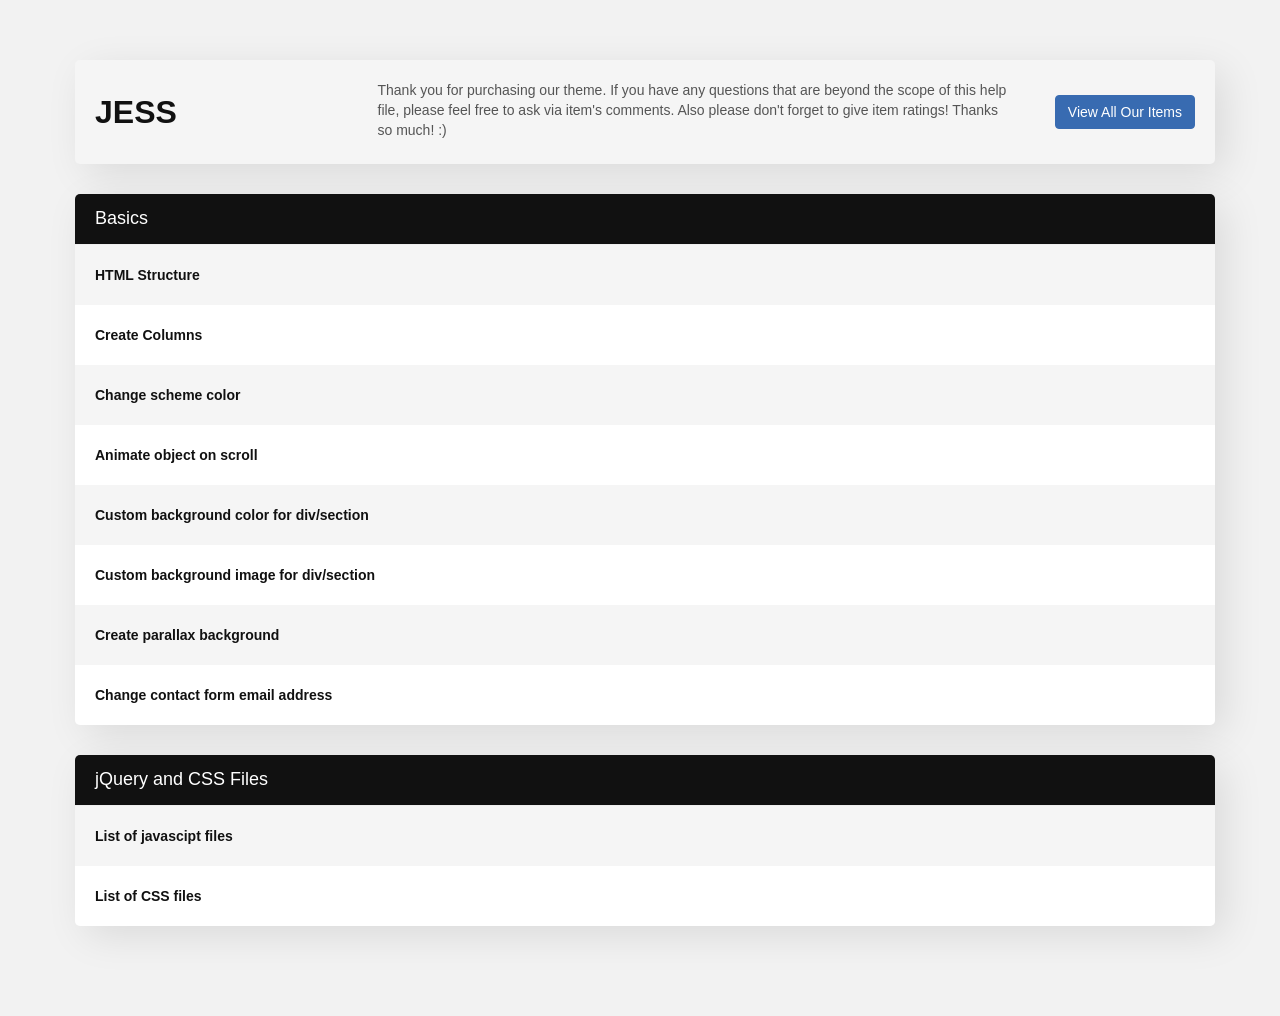
<file: Yoni_Portfolio/HELP/jess-documentation.html>
<!DOCTYPE html PUBLIC "-//W3C//DTD XHTML 1.0 Transitional//EN" "http://www.w3.org/TR/xhtml1/DTD/xhtml1-transitional.dtd">
<html xmlns="http://www.w3.org/1999/xhtml">
<head>
<meta http-equiv="Content-Type" content="text/html; charset=utf-8" />
<title>Jess Documentation</title>

<link rel="stylesheet" href="css/bootstrap.css" type="text/css" media="screen">
<link rel="stylesheet" href="css/style.css" type="text/css" media="screen">

</head>

<body>

<div class="container">

<section class="bg-color">
        	<div class="row">
            	<div class="col-md-3">
            	  <h1 class="title">JESS</h1>
           	  </div>
                <div class="col-md-7">Thank you for purchasing our theme. If you have any questions that are beyond the scope of this help file, please feel free to ask via item's comments. Also please don't forget to give item ratings! Thanks so much! :)
</div>
                <div class="col-md-2 text-right"><a class="btn btn-primary mt15" href="http://themeforest.net/user/designesia/portfolio">View All Our Items</a></div>
            </div>
    </section>
    
    <section>
		<h2>Basics</h2>
		
    	<div class="expand">
			<div class="title">HTML Structure</div>
			<div class="content">This template using Bootstrap framework. Main content is placed between header and footer area. The content is nested within <strong>&lt;div id=&quot;content&quot;&gt;</strong>. 
            
            <pre>... header area ...

&lt;div id=&quot;<strong>content</strong>&quot;&gt;
     &lt;div class=&quot;<strong>container</strong>&quot;&gt;
          &lt;div class=&quot;<strong>row</strong>&quot;&gt;
               &lt;div class=&quot;<strong>col-md-4</strong>&quot;&gt;
                    this is your content			
               &lt;/div&gt;
               &lt;div class=&quot;<strong>col-md-8</strong>&quot;&gt;<strong>
</strong>                    this is your content
               &lt;/div&gt;
          &lt;/div&gt;
     &lt;/div&gt;

     &lt;section&gt;
          &lt;div class=&quot;<strong>container</strong>&quot;&gt;
               &lt;div class=&quot;<strong>row</strong>&quot;&gt;
                    this is your content
               &lt;/div&gt;
          &lt;/div&gt;
     &lt;/section&gt;

&lt;/div&gt;


... footer area ...
        </pre>
            
            </div>
		</div>
		
		<div class="expand">
			<div class="title">Create Columns</div>
			<div class="content">
            <p>For a simple two column layout, create a <strong>.row</strong> and add the appropriate number of <strong>.col-md-*</strong> columns. As this is a 12-column grid, each <strong>.col-md-*</strong> spans a number of those 12 columns, and should always add up to 12 for each row (or the number of columns in the parent).</p>
			
			<p>Please read more for Bootstrap grid system here: <a href="https://getbootstrap.com/docs/4.5/layout/grid/">https://getbootstrap.com/docs/4.5/layout/grid/</a></p>
			
      <pre>&lt;div class=&quot;<strong>row</strong>&quot;&gt;<br>     &lt;div class=&quot;<strong>col-md-6</strong>&quot;&gt; this is 1/2 columns &lt;/div&gt;<br>     &lt;div class=&quot;<strong>col-md-6</strong>&quot;&gt; this is 1/2 columns &lt;/div&gt;<br>&lt;/div&gt;

&lt;div class=&quot;<strong>row</strong>&quot;&gt;<br>     &lt;div class=&quot;<strong>col-md-4</strong>&quot;&gt; this is 1/3 columns &lt;/div&gt;<br>     &lt;div class=&quot;<strong>col-md-8</strong>&quot;&gt; this is 2/3 columns &lt;/div&gt;<br>&lt;/div&gt;

&lt;div class=&quot;<strong>row</strong>&quot;&gt;<br>     &lt;div class=&quot;<strong>col-md-3</strong>&quot;&gt; this is 1/4 columns &lt;/div&gt;<br>     &lt;div class=&quot;<strong>col-md-9</strong>&quot;&gt; this is 3/4 columns &lt;/div&gt;<br>&lt;/div&gt;</pre>

			</div>
		</div>
		
		<div class="expand">
			<div class="title">Change scheme color</div>
			<div class="content">
			  <p>For each template page, look at line 30 below</p>
			  <pre>&lt;link id=&quot;colors&quot; href=&quot;css/colors/scheme-01.css&quot; rel=&quot;stylesheet&quot; type=&quot;text/css&quot;&gt;</pre>
			  <p>Then replace scheme-01.css with another value. You can choose one of below: scheme-01.css, scheme-02.css, scheme-03.css, scheme-04.css.</p>
			  <p>All premade color on this template can be found inside folder css/colors/.</p>
			</div>
		</div>
		
		<div class="expand">
			<div class="title">Animate object on scroll</div>
			<div class="content"><p>Select an object that you want to animate. As example you want create animate for H1 element. You can see below:        </p>
        <pre>&lt;h1 class=<strong>&quot;wow fadeIn&quot;</strong> data-wow-delay=<strong>&quot;.2s&quot; data-wow-duration=&quot;.5s&quot;</strong>&gt;Animate Text&lt;/h1&gt;
</pre>
        <ul>
          <li>You must add class name &quot;<strong>wow</strong>&quot; for object that you want to animate.
          </li>
          <li><strong>fadeIn</strong>: sample type of animation. You can see all animation available from: <a href="http://daneden.github.io/animate.css/">http://daneden.github.io/animate.css/</a></li>
          <li><strong>data-wow-delay</strong>: determine when animation will start (on second)</li>
		  <li><strong>data-wow-duration</strong>: determine duration of animation (on second)</li>
        </ul>
			</div>
		</div>
		
		<div class="expand">
			<div class="title">Custom background color for div/section</div>
			<div class="content">
            	
				<p>To make custom background color without touching css file, you can use code <strong>data-bgcolor=&quot;#hex-color&quot;</strong>            within your div/section tag. See sample below:</p>
				<pre>&lt;div <strong>data-bgcolor</strong>=&quot;#333333&quot;&gt;<br>     my div content...<br>&lt;/div&gt;</pre>
				
			</div>
		</div>
		
		<div class="expand">
			<div class="title">Custom background image for div/section</div>
			<div class="content">
            	
				<p>To make custom background image without touching css file, you can use code <strong>data-bgimage=&quot;url(your-image-url)&quot; </strong>            within your div/section tag. See sample below:</p>
				<pre>&lt;div <strong>data-bgimage</strong>=&quot;<strong>url(images/background/bg-1.jpg)</strong>&quot;&gt;<br>     my div content...<br>&lt;/div&gt;        </pre>
				
			</div>
		</div>
		
		<div class="expand">
			<div class="title">Create parallax background</div>
			<div class="content">
            	
				<p>First create custom background for your section/div, you can use code <strong>data-bgimage=&quot;url(your-image-url)&quot; </strong>            within your div/section tag. See sample below:</p>
				<pre>&lt;div <strong>data-bgimage</strong>=&quot;<strong>url(images/background/bg-1.jpg)</strong>&quot;&gt;<br>     my div content...<br>&lt;/div&gt;        </pre>
				
				<p>Add attribute data-stellar-background-ratio for images speed.</p>
				<pre>&lt;div data-bgimage=&quot;url(images/background/bg-1.jpg)&quot; data-stellar-background-ratio=&quot;.2&quot;&gt; my div content... &lt;/div&gt;</pre>
			</div>
		</div>
		
        <div class="expand">
			<div class="title">Change contact form email address </div>
			<div class="content">Open &gt; <strong>email.php</strong>. Change<strong> $to</strong> value with your email.</div>
		</div>
        
	</section>
    
	    
	<section>
		<h2>jQuery and CSS Files</h2>
		
    	<div class="expand">
			<div class="title">List of javascipt files</div>
			<div class="content">
				<ul>
				  <li><strong>jquery.min.js</strong> - http://docs.jquery.com/Downloading_jQuery</li>
					<li><strong>bootstrap.min.js</strong> - bootstrap js file</li>
					<li><strong>designesia.js</strong> - custom js file</li>
					<li><strong>jquery.isotope.min.js</strong> - used in gallery page</li>
					<li><strong>jquery.magnific-popup.min.js</strong> - used to open popup image</li>
					<li><strong>easing.js</strong> - http://archive.plugins.jquery.com/project/Easing</li>
					<li><strong>jquery.ui.totop.js</strong> - used to scroll to top</li>
					<li><strong>validation.js</strong> - used for contact form validation</li>
			  </ul>
			</div>
		</div>
		
		<div class="expand">
			<div class="title">List of CSS files</div>
			<div class="content">
            	<ul>
                	<li><strong>animate.css</strong> - used to make animation </li>
                	<li><strong>bg.css</strong> - used to set background for all section and subheader</li>
                    <li><strong>bootstrap.css</strong> - main css framework for this theme</li>
                    <li><strong>color.css</strong> - used to load color for template</li>
                    <li><strong>magnific-popup.css</strong> - for maginfic popup jquery</li>
                    <li><strong>owl.carousel.css, owl.theme.css, owl.transitions.css</strong> - for owl carousel jquery</li>
                    <li><strong>plugin.css</strong> - overwrite default plugin css</li>
                    <li><strong>rev-settings.css</strong> - custom css for Revolution Slider</li>
                    <li><strong>style.css</strong> - main css file for this template</li>
                </ul>
            </div>
		</div>
		
	</section>

</div>
	
</body>

    <script src="js/jquery.min.js"></script>
    <script src="js/easing.js"></script>
    <script src="js/custom.js"></script>

</html>
</file>
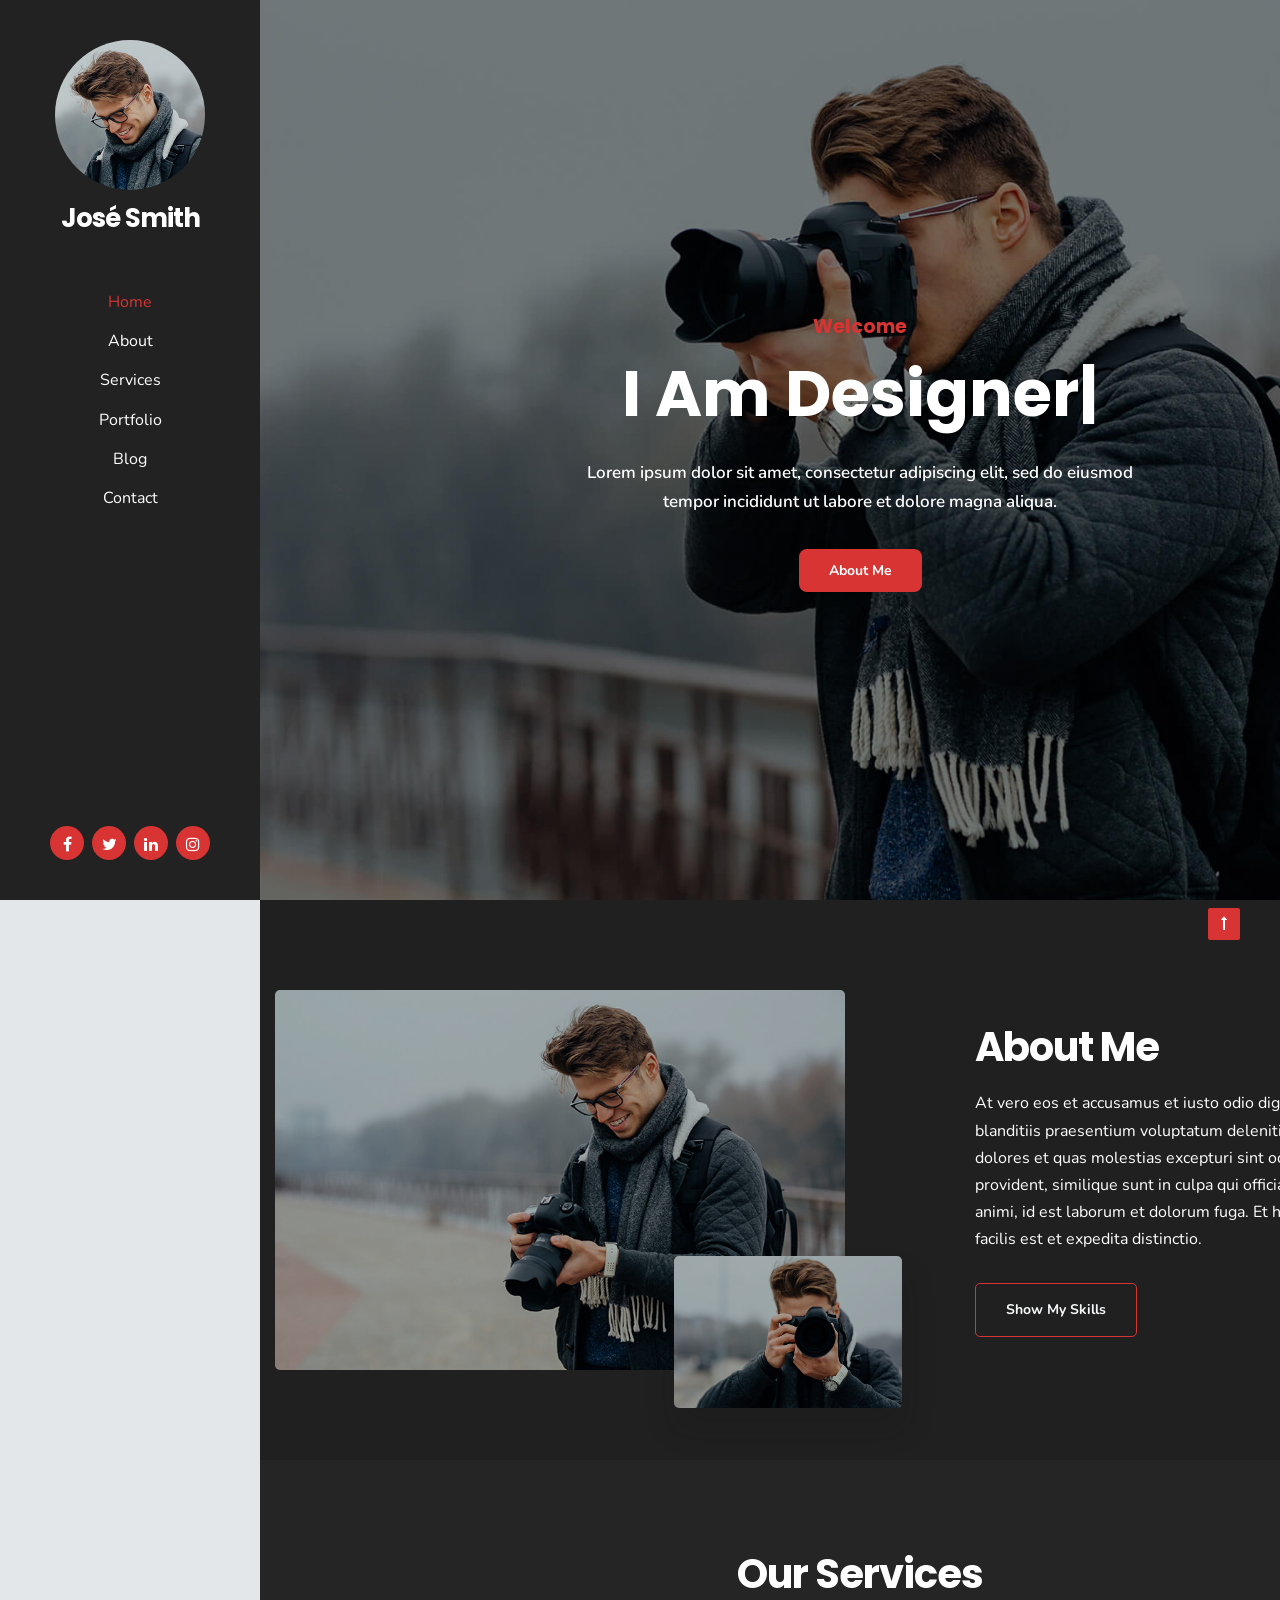
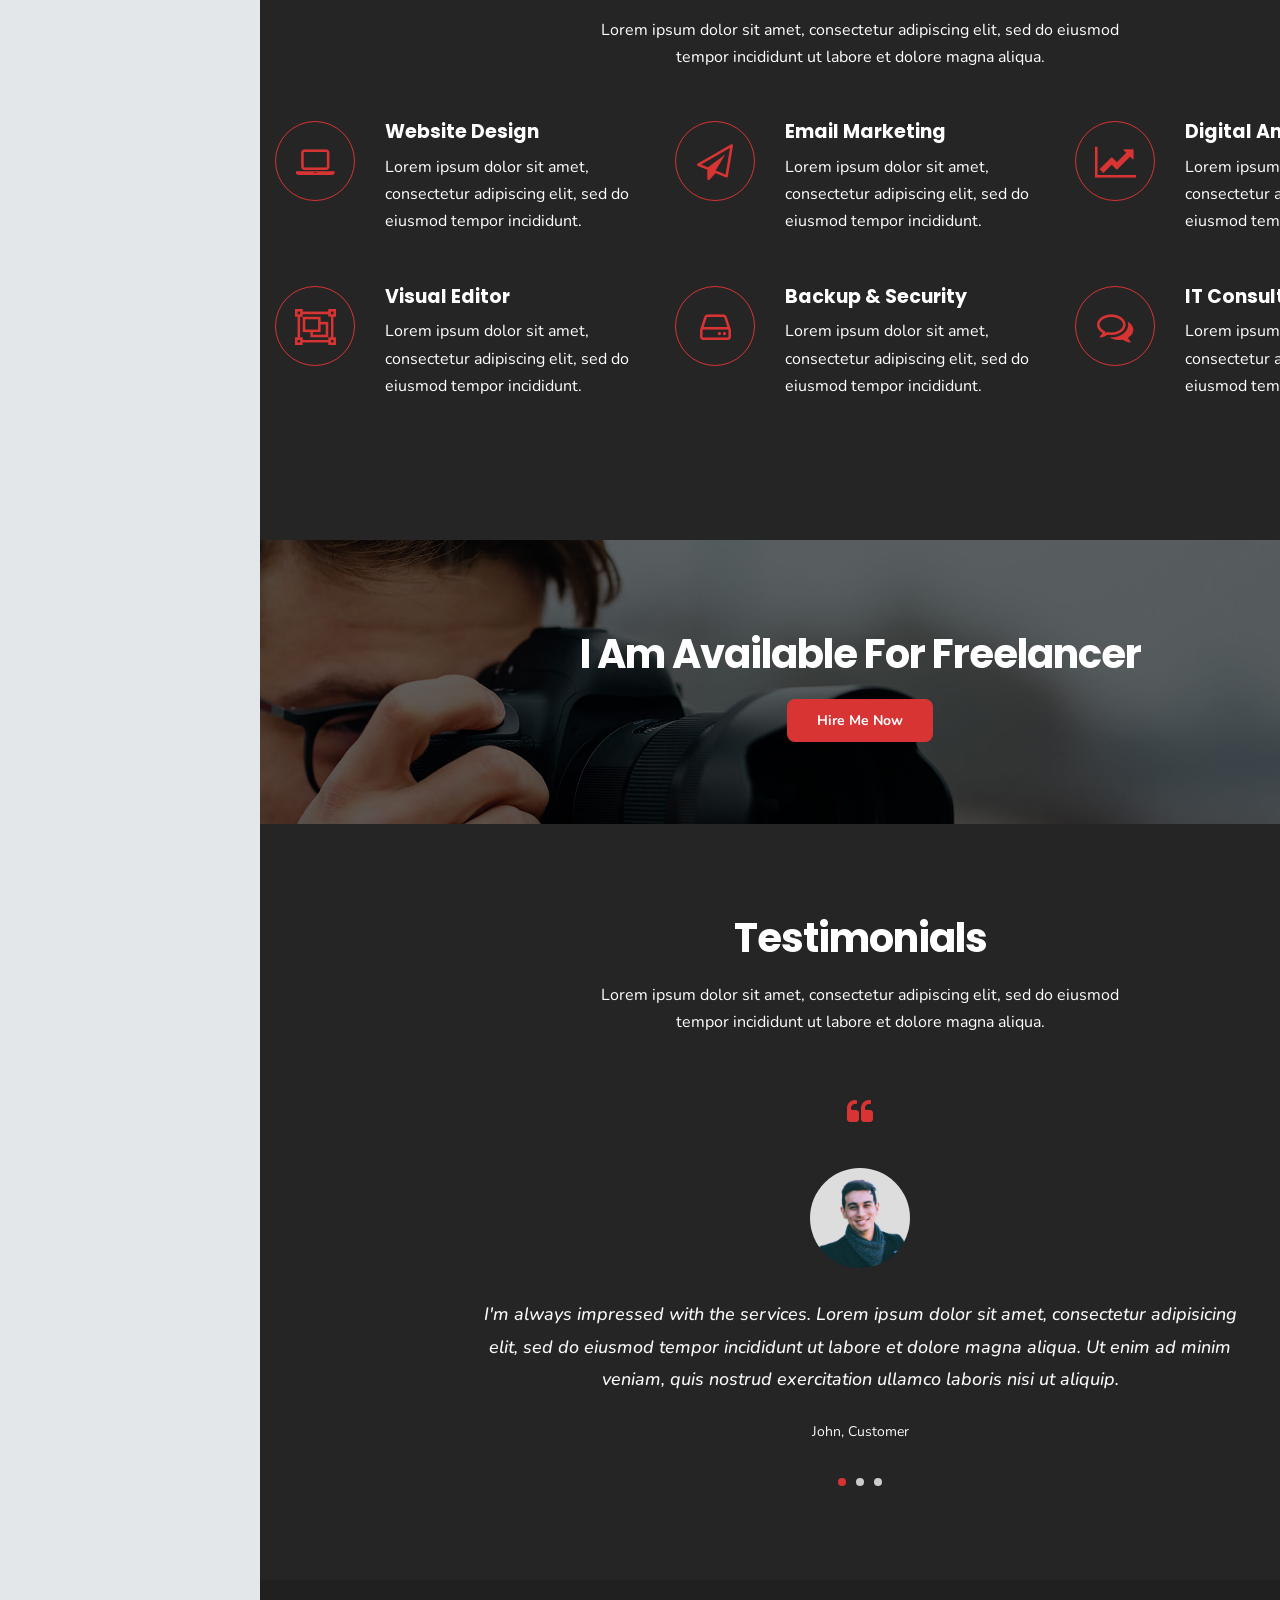
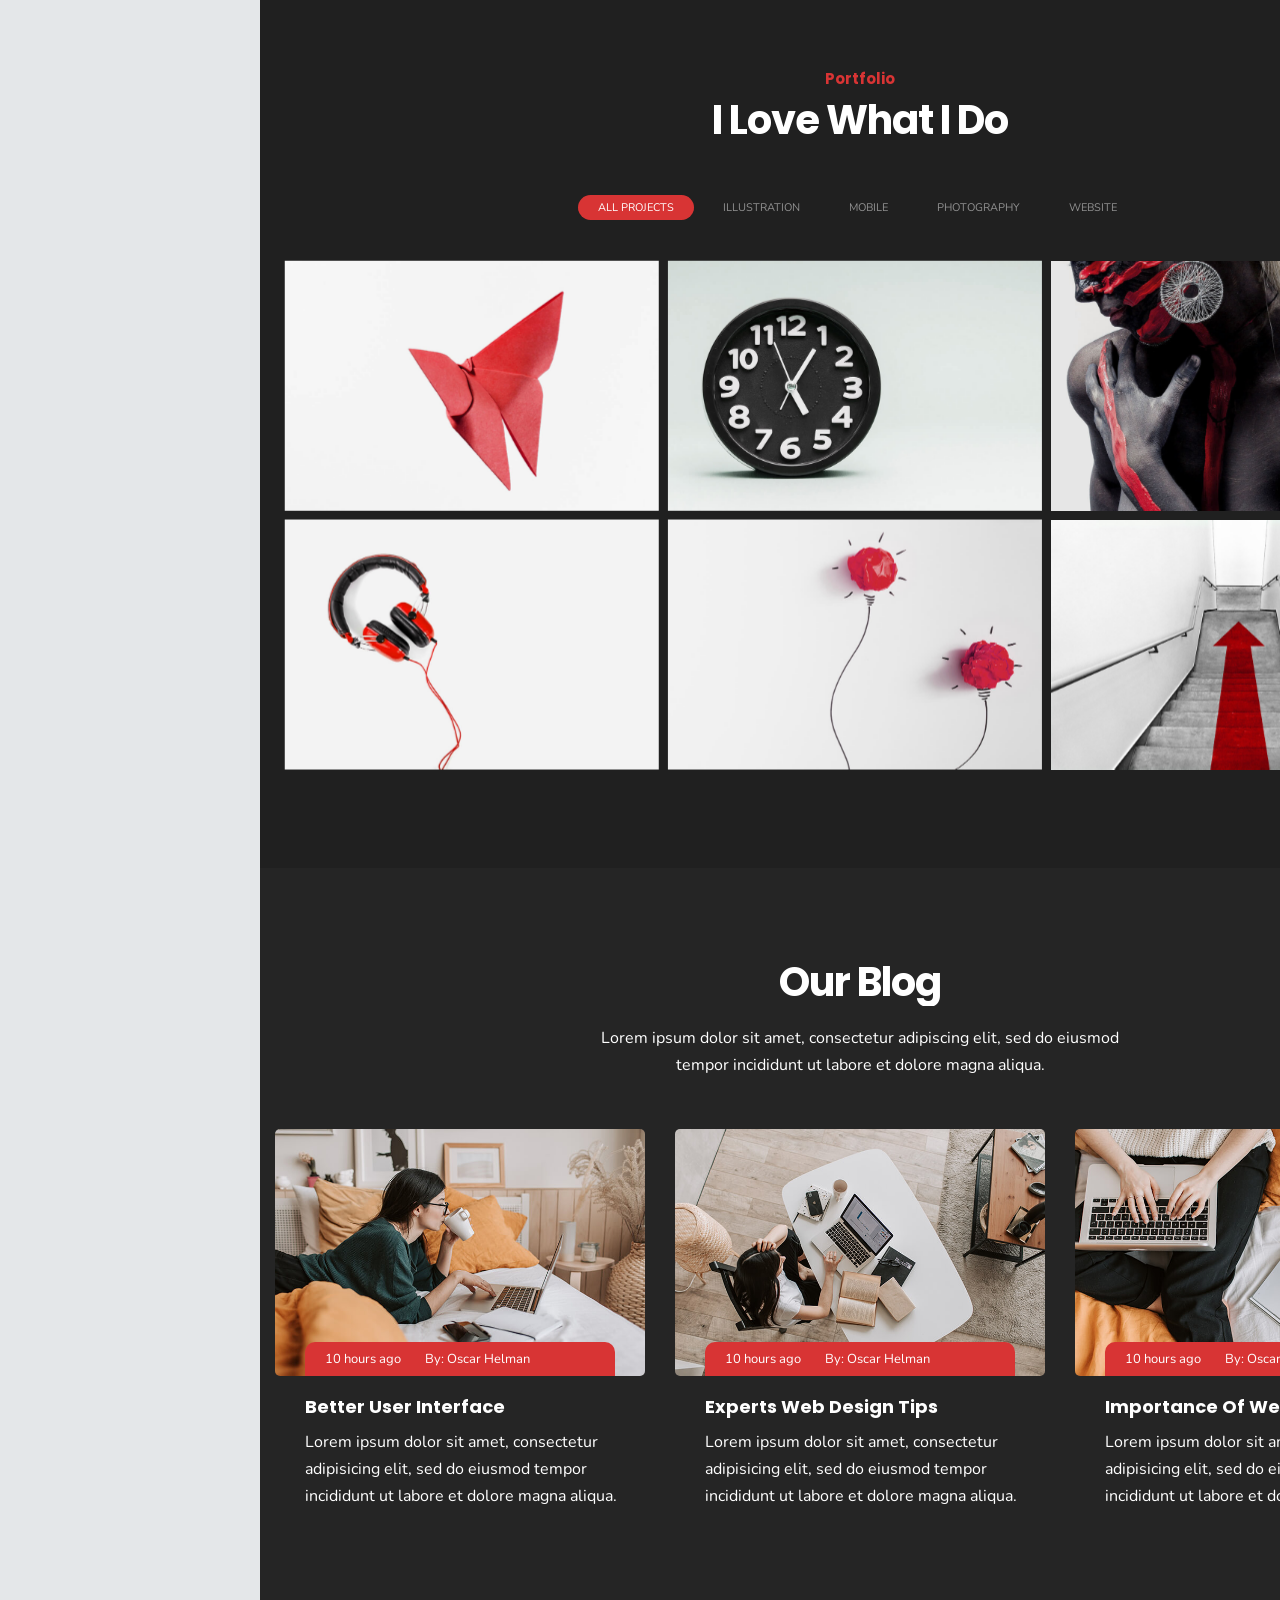
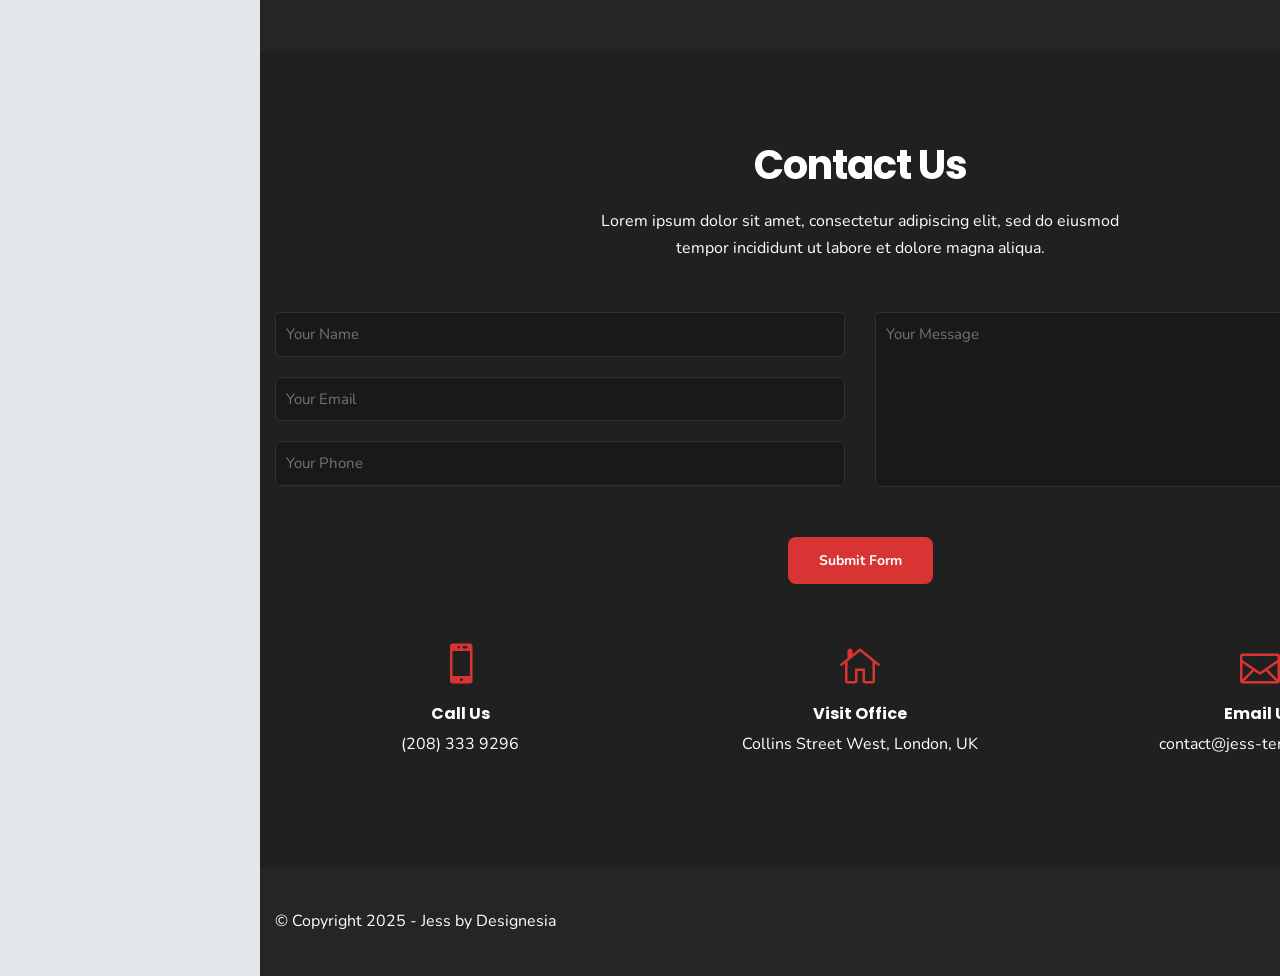
<file: Yoni_Portfolio/YONI_HTML/index-sidebar-dark-scheme.html>
<!DOCTYPE html>
<html lang="zxx">
    <head>
        <meta charset="utf-8" />
        <title>Jess - Responsive Bootstrap 4 Personal Website</title>
        <meta content="width=device-width, initial-scale=1.0" name="viewport" />
        <meta content="" name="description" />
        <meta content="" name="keywords" />
        <meta content="" name="author" />

        <!--[if lt IE 9]>
            <script src="js/html5shiv.js"></script>
        <![endif]-->

        <!-- CSS Files
    ================================================== -->
        <link href="css/bootstrap.min.css" rel="stylesheet" type="text/css" />
        <link href="css/bootstrap-grid.min.css" rel="stylesheet" type="text/css" />
        <link href="css/bootstrap-reboot.min.css" rel="stylesheet" type="text/css" />
        <link href="css/animate.css" rel="stylesheet" type="text/css" />
        <link href="css/owl.carousel.css" rel="stylesheet" type="text/css" />
        <link href="css/owl.theme.css" rel="stylesheet" type="text/css" />
        <link href="css/owl.transitions.css" rel="stylesheet" type="text/css" />
        <link href="css/magnific-popup.css" rel="stylesheet" type="text/css" />
        <link href="css/jquery.countdown.css" rel="stylesheet" type="text/css" />
        <link href="css/style.css" rel="stylesheet" type="text/css" />

        <!-- color scheme -->
        <link id="colors" href="css/colors/scheme-02.css" rel="stylesheet" type="text/css" />
        <link href="css/coloring.css" rel="stylesheet" type="text/css" />
    </head>

     <body class="side-layout">
        <div id="wrapper">
            <div class="page-overlay">
                <div class="preloader-wrap">
                    <div class="spinner">
                        <div class="bounce1"></div>
                        <div class="bounce2"></div>
                        <div class="bounce3"></div>
                    </div>
                </div>
            </div>

            <!-- header for mobile begin -->
            <header class="header-light header-for-mobile transparent scroll-light">
                <div class="container">
                    <div class="row">
                        <div class="col-md-12">
                            <div class="d-flex justify-content-between">
                                <div class="align-self-center header-col-left">
                                    <!-- logo begin -->
                                    <div id="logo">
                                        <a href="index.html">
                                            José Smith
                                        </a>
                                    </div>
                                    <!-- logo close -->
                                </div>
                                <div class="align-self-center ml-auto header-col-mid">
                                    <!-- mainmenu begin -->
                                    <ul id="mainmenu" class="scrollnav">
                                        <li><a href="#section-hero" class="active">Home</a></li>
                                        <li></li>
                                        <li><a href="#section-about">About</a></li>
                                        <li></li>
                                        <li><a href="#section-services">Services</a></li>
                                        <li></li>
                                        <li><a href="#section-portfolio">Portfolio</a></li>
                                        <li></li>
                                        <li><a href="#section-blog">Blog</a></li>
                                        <li></li>
                                        <li><a href="#section-contact">Contact</a></li>
                                        <li></li>
                                    </ul>

                                    <!-- mainmenu close -->
                                </div>
                                <div class="align-self-center ml-auto header-col-right">
                                    <div class="social-icons">
                                        <a href="#"><i class="fa fa-facebook fa-lg"></i></a>
                                        <a href="#"><i class="fa fa-twitter fa-lg"></i></a>
                                        <a href="#"><i class="fa fa-linkedin fa-lg"></i></a>
                                        <a href="#"><i class="fa fa-instagram fa-lg"></i></a>
                                    </div>

                                    <span id="menu-btn"></span>
                                </div>
                                <div class="clearfix"></div>
                            </div>
                        </div>
                    </div>
                </div>
            </header>
            <!-- header for mobile close -->

            <!-- header for desktop begin -->
            <div id="sidebar-content" class="sc-dark text-center">
                <div class="sc-inner">
                    <!-- logo begin -->
                    <div id="sc-logo">
                        <a href="index.html">
                            <img src="images/misc/profile-2.jpg" class="img-fluid" alt="">
                            <h1>José Smith</h1>
                        </a>
                    </div>
                    <!-- logo close -->

                    <!-- mainmenu begin -->
                    <ul id="menuside" class="scrollnav">
                        <li><a href="#section-hero" class="active">Home</a></li>
                        <li></li>
                        <li><a href="#section-about">About</a></li>
                        <li></li>
                        <li><a href="#section-services">Services</a></li>
                        <li></li>
                        <li><a href="#section-portfolio">Portfolio</a></li>
                        <li></li>
                        <li><a href="#section-blog">Blog</a></li>
                        <li></li>
                        <li><a href="#section-contact">Contact</a></li>
                        <li></li>
                    </ul>
                    <!-- mainmenu close -->

                    <div class="social-icons">
                        <a href="#"><i class="fa fa-facebook fa-lg"></i></a>
                        <a href="#"><i class="fa fa-twitter fa-lg"></i></a>
                        <a href="#"><i class="fa fa-linkedin fa-lg"></i></a>
                        <a href="#"><i class="fa fa-instagram fa-lg"></i></a>
                    </div>
                </div>

                <div class="sc-bg"></div>
            </div>
            <!-- header for desktop close -->

            <div id="main-content">
            <!-- content begin -->
            
            <!-- content begin -->
            <div class="no-bottom no-top text-light" id="content" data-bgcolor="#202020">
                <div id="top"></div>

                <section id="section-hero" class="vertical-center text-light" data-bgimage="url(images/background/4.jpg) top" data-stellar-background-ratio=".5">
                    <div class="container">
                        <div class="row">
                            <div class="col-lg-8 offset-md-2 text-center">
                                <h4 class="id-color">Welcome</h4>
                                <div class="spacer-10"></div>

                                <div class="h1_big text-white">
                                    I Am
                                    <div class="typed-strings">
                                        <p>Designer</p>
                                        <p>Programmer</p>
                                        <p>Photographer</p>
                                        <p>José Smith</p>
                                    </div>
                                    <div class="typed"></div>
                                </div>
                            </div>

                            <div class="spacer-30"></div>

                            <div class="col-md-6 offset-md-3 text-center">
                                <p class="lead wow fadeInUp" data-wow-delay=".75s">Lorem ipsum dolor sit amet, consectetur adipiscing elit, sed do eiusmod tempor incididunt ut labore et dolore magna aliqua.</p>
                                <div class="spacer-20"></div>
                                <a class="btn-custom scroll-to wow fadeInUp" data-wow-delay="1s" href="#section-about">About Me</a>
                            </div>
                        </div>
                    </div>
                </section>

                <section id="section-about" data-bgcolor="#202020">
                    <div class="container">
                        <div class="row align-items-center">
                            <div class="col-lg-6 mb-sm-30 text-center">
                                <div class="de-images">
                                    <img class="di-small-2 wow fadeInLeft" src="images/misc/3b.jpg" alt="" />
                                    <img class="img-fluid wow fadeInRight" src="images/misc/3a.jpg" alt="" />
                                </div>
                            </div>

                            <div class="col-lg-5 offset-md-1 wow fadeInLeft" data-wow-delay=".5s">
                                <h2>About Me</h2>
                                <p>
                                    At vero eos et accusamus et iusto odio dignissimos ducimus qui blanditiis praesentium voluptatum deleniti atque corrupti quos dolores et quas molestias excepturi sint occaecati cupiditate non provident,
                                    similique sunt in culpa qui officia deserunt mollitia animi, id est laborum et dolorum fuga. Et harum quidem rerum facilis est et expedita distinctio.
                                </p>
                                <div class="spacer-10"></div>
                                <span id="btn-show-skills" class="btn-border wow fadeInUp" data-wow-delay="1s">Show My Skills</span>
                            </div>
                        </div>

                        <div id="skills" class="row">
                            <div class="spacer-double"></div>
                            <div class="spacer-double"></div>
                            <div class="col-md-4">
                                <div class="skill-bar style-2">
                                    <h5>Design</h5>
                                    <div class="de-progress">
                                        <div class="value"></div>
                                        <div class="progress-bar" data-value="80%"></div>
                                    </div>
                                </div>

                                <div class="skill-bar style-2">
                                    <h5>Branding</h5>
                                    <div class="de-progress">
                                        <div class="value"></div>
                                        <div class="progress-bar" data-value="70%"></div>
                                    </div>
                                </div>
                            </div>

                            <div class="col-md-4">
                                <div class="skill-bar style-2">
                                    <h5>Marketing</h5>
                                    <div class="de-progress">
                                        <div class="value"></div>
                                        <div class="progress-bar" data-value="70%"></div>
                                    </div>
                                </div>

                                <div class="skill-bar style-2">
                                    <h5>Development</h5>
                                    <div class="de-progress">
                                        <div class="value"></div>
                                        <div class="progress-bar" data-value="90%"></div>
                                    </div>
                                </div>
                            </div>

                            <div class="col-md-4">
                                <div class="skill-bar style-2">
                                    <h5>Photography</h5>
                                    <div class="de-progress">
                                        <div class="value"></div>
                                        <div class="progress-bar" data-value="90%"></div>
                                    </div>
                                </div>

                                <div class="skill-bar style-2">
                                    <h5>SEO</h5>
                                    <div class="de-progress">
                                        <div class="value"></div>
                                        <div class="progress-bar" data-value="75%"></div>
                                    </div>
                                </div>
                            </div>
                        </div>
                    </div>
                </section>

                <section id="section-services" data-bgcolor="#252525">
                    <div class="container">
                        <div class="row">
                            <div class="col-lg-6 offset-lg-3">
                                <div class="text-center">
                                    <h2>Our Services</h2>
                                    <p>Lorem ipsum dolor sit amet, consectetur adipiscing elit, sed do eiusmod tempor incididunt ut labore et dolore magna aliqua.</p>
                                    <div class="spacer-30"></div>
                                </div>
                            </div>
                        </div>

                        <div class="row">
                            <div class="col-lg-4 col-md-6 mb30 wow fadeInRight" data-wow-delay="0s">
                                <div class="f-box f-icon-left f-icon-circle f-border">
                                    <i class="fa fa-laptop id-color"></i>
                                    <div class="fb-text">
                                        <h4>Website Design</h4>
                                        <p>Lorem ipsum dolor sit amet, consectetur adipiscing elit, sed do eiusmod tempor incididunt.</p>
                                    </div>
                                </div>
                            </div>

                            <div class="col-lg-4 col-md-6 mb30 wow fadeInRight" data-wow-delay=".25s">
                                <div class="f-box f-icon-left f-icon-circle f-border">
                                    <i class="fa fa-paper-plane-o id-color"></i>
                                    <div class="fb-text">
                                        <h4>Email Marketing</h4>
                                        <p>Lorem ipsum dolor sit amet, consectetur adipiscing elit, sed do eiusmod tempor incididunt.</p>
                                    </div>
                                </div>
                            </div>

                            <div class="col-lg-4 col-md-6 mb30 wow fadeInRight" data-wow-delay=".5s">
                                <div class="f-box f-icon-left f-icon-circle f-border">
                                    <i class="fa fa-line-chart id-color"></i>
                                    <div class="fb-text">
                                        <h4>Digital Analytics</h4>
                                        <p>Lorem ipsum dolor sit amet, consectetur adipiscing elit, sed do eiusmod tempor incididunt.</p>
                                    </div>
                                </div>
                            </div>

                            <div class="col-lg-4 col-md-6 mb30 wow fadeInRight" data-wow-delay="0s">
                                <div class="f-box f-icon-left f-icon-circle f-border">
                                    <i class="fa fa-object-group id-color"></i>
                                    <div class="fb-text">
                                        <h4>Visual Editor</h4>
                                        <p>Lorem ipsum dolor sit amet, consectetur adipiscing elit, sed do eiusmod tempor incididunt.</p>
                                    </div>
                                </div>
                            </div>

                            <div class="col-lg-4 col-md-6 mb30 wow fadeInRight" data-wow-delay=".25s">
                                <div class="f-box f-icon-left f-icon-circle f-border">
                                    <i class="fa fa-hdd-o id-color"></i>
                                    <div class="fb-text">
                                        <h4>Backup &amp; Security</h4>
                                        <p>Lorem ipsum dolor sit amet, consectetur adipiscing elit, sed do eiusmod tempor incididunt.</p>
                                    </div>
                                </div>
                            </div>

                            <div class="col-lg-4 col-md-6 mb30 wow fadeInRight" data-wow-delay=".5s">
                                <div class="f-box f-icon-left f-icon-circle f-border">
                                    <i class="fa fa-comments-o id-color"></i>
                                    <div class="fb-text">
                                        <h4>IT Consultancy</h4>
                                        <p>Lorem ipsum dolor sit amet, consectetur adipiscing elit, sed do eiusmod tempor incididunt.</p>
                                    </div>
                                </div>
                            </div>
                        </div>
                    </div>
                </section>

                <section id="section-cta" class="text-light" data-bgimage="url(images/background/3.jpg) top" data-stellar-background-ratio=".5">
                    <div class="container">
                        <div class="row">
                            <div class="col-md-8 offset-md-2 text-center">
                                <h2>I Am Available For Freelancer</h2>
                                <div class="spacer-10"></div>
                                <a href="#" class="btn-custom">Hire Me Now</a>
                            </div>
                        </div>
                    </div>
                </section>

                <!-- section begin -->
                <section id="section-testimonial" data-bgcolor="#252525">
                    <div class="container">
                        <div class="row">
                            <div class="col-lg-6 offset-lg-3">
                                <div class="text-center">
                                    <h2>Testimonials</h2>
                                    <p>Lorem ipsum dolor sit amet, consectetur adipiscing elit, sed do eiusmod tempor incididunt ut labore et dolore magna aliqua.</p>
                                    <div class="spacer-30"></div>
                                </div>
                            </div>
                        </div>

                        <div class="row">
                            <div class="col-md-8 offset-md-2">
                                <div id="testimonial-carousel-single" class="owl-carousel owl-theme wow fadeInUp">
                                    <blockquote class="testimonial-big text-light">
                                        <img src="images/people/1.jpg" alt="" />
                                        I'm always impressed with the services. Lorem ipsum dolor sit amet, consectetur adipisicing elit, sed do eiusmod tempor incididunt ut labore et dolore magna aliqua. Ut enim ad minim veniam, quis
                                        nostrud exercitation ullamco laboris nisi ut aliquip.

                                        <span class="name">John, Customer</span>
                                    </blockquote>

                                    <blockquote class="testimonial-big text-light">
                                        <img src="images/people/2.jpg" alt="" />
                                        I'm always impressed with the services. Lorem ipsum dolor sit amet, consectetur adipisicing elit, sed do eiusmod tempor incididunt ut labore et dolore magna aliqua. Ut enim ad minim veniam, quis
                                        nostrud exercitation ullamco laboris nisi ut aliquip.

                                        <span class="name">Sandra, Customer</span>
                                    </blockquote>

                                    <blockquote class="testimonial-big text-light">
                                        <img src="images/people/3.jpg" alt="" />
                                        I'm always impressed with the services. Lorem ipsum dolor sit amet, consectetur adipisicing elit, sed do eiusmod tempor incididunt ut labore et dolore magna aliqua. Ut enim ad minim veniam, quis
                                        nostrud exercitation ullamco laboris nisi ut aliquip.

                                        <span class="name">Michael, Customer</span>
                                    </blockquote>
                                </div>
                            </div>
                        </div>
                    </div>
                </section>
                <!-- section close -->

                <!-- section begin -->
                <section id="section-portfolio" data-bgcolor="#202020">
                    <div class="container">
                        <!-- portfolio filter begin -->
                        <div class="row">
                            <div class="col-md-12 text-center">
                                <h5><span class="id-color">Portfolio</span></h5>
                                <h2>I Love What I Do</h2>
                            </div>

                            <div class="spacer-single"></div>

                            <div class="col-md-12 text-center">
                                <ul id="filters">
                                    <li><a href="#" data-filter="*" class="selected">all projects</a></li>
                                    <li><a href="#" data-filter=".illustration">illustration</a></li>
                                    <li><a href="#" data-filter=".mobile">mobile</a></li>
                                    <li><a href="#" data-filter=".photography">photography</a></li>
                                    <li><a href="#" data-filter=".website">website</a></li>
                                </ul>

                                <div id="gallery" class="gallery full-gallery de-gallery pf_full_width pf_3_cols grid sequence">
                                    <!-- gallery item -->
                                    <div class="item illustration website gallery-item pf-click" data-value="project-details-image.html">
                                        <div class="picframe wow">
                                            <span class="overlay">
                                                <span class="pf_text">
                                                    <span class="project-name">Multi Images</span>
                                                </span>
                                            </span>
                                            <img src="images/portfolio-2/1.jpg" alt="" />
                                        </div>
                                    </div>
                                    <!-- close gallery item -->

                                    <!-- gallery item -->
                                    <div class="item photography gallery-item pf-click" data-value="project-details-slider.html">
                                        <div class="picframe wow">
                                            <span class="overlay">
                                                <span class="pf_text">
                                                    <span class="project-name">Slider Images</span>
                                                </span>
                                            </span>
                                            <img src="images/portfolio-2/2.jpg" alt="" />
                                        </div>
                                    </div>
                                    <!-- close gallery item -->

                                    <!-- gallery item -->
                                    <div class="item illustration gallery-item pf-click" data-value="project-details-youtube.html">
                                        <div class="picframe wow">
                                            <span class="overlay">
                                                <span class="pf_text">
                                                    <span class="project-name">Youtube Video</span>
                                                </span>
                                            </span>
                                            <img src="images/portfolio-2/3.jpg" alt="" />
                                        </div>
                                    </div>
                                    <!-- close gallery item -->

                                    <!-- gallery item -->
                                    <div class="item photography illustration mobile gallery-item pf-click" data-value="project-details-image-big.html">
                                        <div class="picframe wow">
                                            <span class="overlay">
                                                <span class="pf_text">
                                                    <span class="project-name">Multi Images Big</span>
                                                </span>
                                            </span>
                                            <img src="images/portfolio-2/4.jpg" alt="" />
                                        </div>
                                    </div>
                                    <!-- close gallery item -->

                                    <!-- gallery item -->
                                    <div class="item photography mobile website gallery-item pf-click" data-value="project-details-slider-big.html">
                                        <div class="picframe wow">
                                            <span class="overlay">
                                                <span class="pf_text">
                                                    <span class="project-name">Slider Images Big</span>
                                                </span>
                                            </span>
                                            <img src="images/portfolio-2/5.jpg" alt="" />
                                        </div>
                                    </div>
                                    <!-- close gallery item -->

                                    <!-- gallery item -->
                                    <div class="item mobile website gallery-item pf-click" data-value="project-details-youtube-big.html">
                                        <div class="picframe wow">
                                            <span class="overlay">
                                                <span class="pf_text">
                                                    <span class="project-name">Youtube Video Big</span>
                                                </span>
                                            </span>
                                            <img src="images/portfolio-2/6.jpg" alt="" />
                                        </div>
                                    </div>
                                    <!-- close gallery item -->
                                </div>
                            </div>
                            <!-- portfolio filter close -->
                        </div>
                    </div>
                </section>
                <!-- section close -->

                <div id="loader-area" class="la-dark" data-bgcolor="#202020">
                    <div class="container">
                        <div class="project-load"></div>
                    </div>
                </div>

                <section id="section-blog" data-bgcolor="#252525">
                    <div class="container">
                        <div class="row">
                            <div class="col-lg-6 offset-lg-3">
                                <div class="text-center">
                                    <h2>Our Blog</h2>
                                    <p>Lorem ipsum dolor sit amet, consectetur adipiscing elit, sed do eiusmod tempor incididunt ut labore et dolore magna aliqua.</p>
                                    <div class="spacer-30"></div>
                                </div>
                            </div>
                        </div>

                        <div class="row">
                            <div class="col-lg-4 col-md-6 mb30">
                                <div class="bloglist item">
                                    <div class="post-content">
                                        <div class="post-image">
                                            <img alt="" src="images/news/1.jpg" />
                                            <div class="post-info">
                                                <div class="inner"><span class="post-date">10 hours ago</span> <span class="post-author">Oscar Helman</span></div>
                                            </div>
                                        </div>
                                        <div class="post-text">
                                            <h4><a href="#">Better User Interface</a></h4>
                                            <p>Lorem ipsum dolor sit amet, consectetur adipisicing elit, sed do eiusmod tempor incididunt ut labore et dolore magna aliqua.</p>
                                        </div>
                                    </div>
                                </div>
                            </div>

                            <div class="col-lg-4 col-md-6 mb30">
                                <div class="bloglist item">
                                    <div class="post-content">
                                        <div class="post-image">
                                            <img alt="" src="images/news/2.jpg" />
                                            <div class="post-info">
                                                <div class="inner"><span class="post-date">10 hours ago</span> <span class="post-author">Oscar Helman</span></div>
                                            </div>
                                        </div>
                                        <div class="post-text">
                                            <h4><a href="#">Experts Web Design Tips</a></h4>
                                            <p>Lorem ipsum dolor sit amet, consectetur adipisicing elit, sed do eiusmod tempor incididunt ut labore et dolore magna aliqua.</p>
                                        </div>
                                    </div>
                                </div>
                            </div>

                            <div class="col-lg-4 col-md-6 mb30">
                                <div class="bloglist item">
                                    <div class="post-content">
                                        <div class="post-image">
                                            <img alt="" src="images/news/3.jpg" />
                                            <div class="post-info">
                                                <div class="inner"><span class="post-date">10 hours ago</span> <span class="post-author">Oscar Helman</span></div>
                                            </div>
                                        </div>
                                        <div class="post-text">
                                            <h4><a href="#">Importance Of Web Design</a></h4>
                                            <p>Lorem ipsum dolor sit amet, consectetur adipisicing elit, sed do eiusmod tempor incididunt ut labore et dolore magna aliqua.</p>
                                        </div>
                                    </div>
                                </div>
                            </div>
                        </div>
                    </div>
                </section>

                <!-- section begin -->
                <section id="section-contact" data-bgcolor="#202020">
                    <div class="container">
                        <div class="row">
                            <div class="col-lg-6 offset-lg-3">
                                <div class="text-center">
                                    <h2>Contact Us</h2>
                                    <p>Lorem ipsum dolor sit amet, consectetur adipiscing elit, sed do eiusmod tempor incididunt ut labore et dolore magna aliqua.</p>
                                    <div class="spacer-30"></div>
                                </div>
                            </div>
                        </div>

                        <form name="contactForm" id="contact_form" class="row form-default form-dark" method="post" action="email.php">
                            <div class="col-md-6">
                                <div class="field-set">
                                    <input type="text" name="name" id="name" class="form-control" placeholder="Your Name" />
                                    <div class="line-fx"></div>
                                </div>

                                <div class="field-set">
                                    <input type="text" name="email" id="email" class="form-control" placeholder="Your Email" />
                                    <div class="line-fx"></div>
                                </div>

                                <div class="field-set">
                                    <input type="text" name="phone" id="phone" class="form-control" placeholder="Your Phone" />
                                    <div class="line-fx"></div>
                                </div>
                            </div>

                            <div class="col-md-6">
                                <div class="field-set">
                                    <textarea name="message" id="message" class="form-control" placeholder="Your Message"></textarea>
                                    <div class="line-fx"></div>
                                </div>
                            </div>

                            <div class="spacer-single"></div>

                            <div class="col-md-12 text-center">
                                <div id="submit">
                                    <input type="submit" id="send_message" value="Submit Form" class="btn btn-custom color-2" />
                                </div>
                                <div id="mail_success" class="success">Your message has been sent successfully.</div>
                                <div id="mail_fail" class="error">Sorry, error occured this time sending your message.</div>
                            </div>
                        </form>

                        <div class="spacer-double"></div>

                        <div class="row text-center wow fadeInUp">
                            <div class="col-md-4">
                                <div class="wm-1"></div>
                                <i class="icon_mobile id-color size40 mb20"></i>
                                <h6 class="id-color">Call Us</h6>
                                <p>(208) 333 9296</p>
                            </div>

                            <div class="col-md-4">
                                <div class="wm-1"></div>
                                <i class="icon_house_alt id-color size40 mb20"></i>
                                <h6 class="id-color">Visit Office</h6>
                                <p>Collins Street West, London, UK</p>
                            </div>

                            <div class="col-md-4">
                                <div class="wm-1"></div>
                                <i class="icon_mail_alt id-color size40 mb20"></i>
                                <h6 class="id-color">Email Us</h6>
                                <p>contact@jess-template.com</p>
                            </div>
                        </div>
                    </div>
                </section>
            </div>
            <!-- content close -->

            <!-- footer begin -->
            <footer class="dark">
                <div class="container">
                    <div class="row align-items-center">
                        <div class="col-md-6 sm-text-center mb-sm-30">
                            &copy; Copyright 2025 - Jess by Designesia
                        </div>
                    </div>
                </div>
            </footer>
            <!-- footer close -->
            </div>

            <a href="#" id="back-to-top"></a>

            <div id="preloader">
                <div class="spinner">
                    <div class="bounce1"></div>
                    <div class="bounce2"></div>
                    <div class="bounce3"></div>
                </div>
            </div>
        </div>

        

        <!-- Javascript Files
    ================================================== -->
        <script src="js/jquery.min.js"></script>
        <script src="js/bootstrap.min.js"></script>
        <script src="js/wow.min.js"></script>
        <script src="js/jquery.isotope.min.js"></script>
        <script src="js/easing.js"></script>
        <script src="js/lenis.js"></script>
        <script src="js/owl.carousel.js"></script>
        <script src="js/validation.js"></script>
        <script src="js/jquery.magnific-popup.min.js"></script>
        <script src="js/enquire.min.js"></script>
        <script src="js/jquery.stellar.min.js"></script>
        <script src="js/jquery.plugin.js"></script>
        <script src="js/typed.js"></script>
        <script src="js/typed-custom.js"></script>
        <script src="js/jquery.countTo.js"></script>
        <script src="js/jquery.countdown.js"></script>
        <script src="js/designesia.js"></script>
    </body>
</html>
</file>
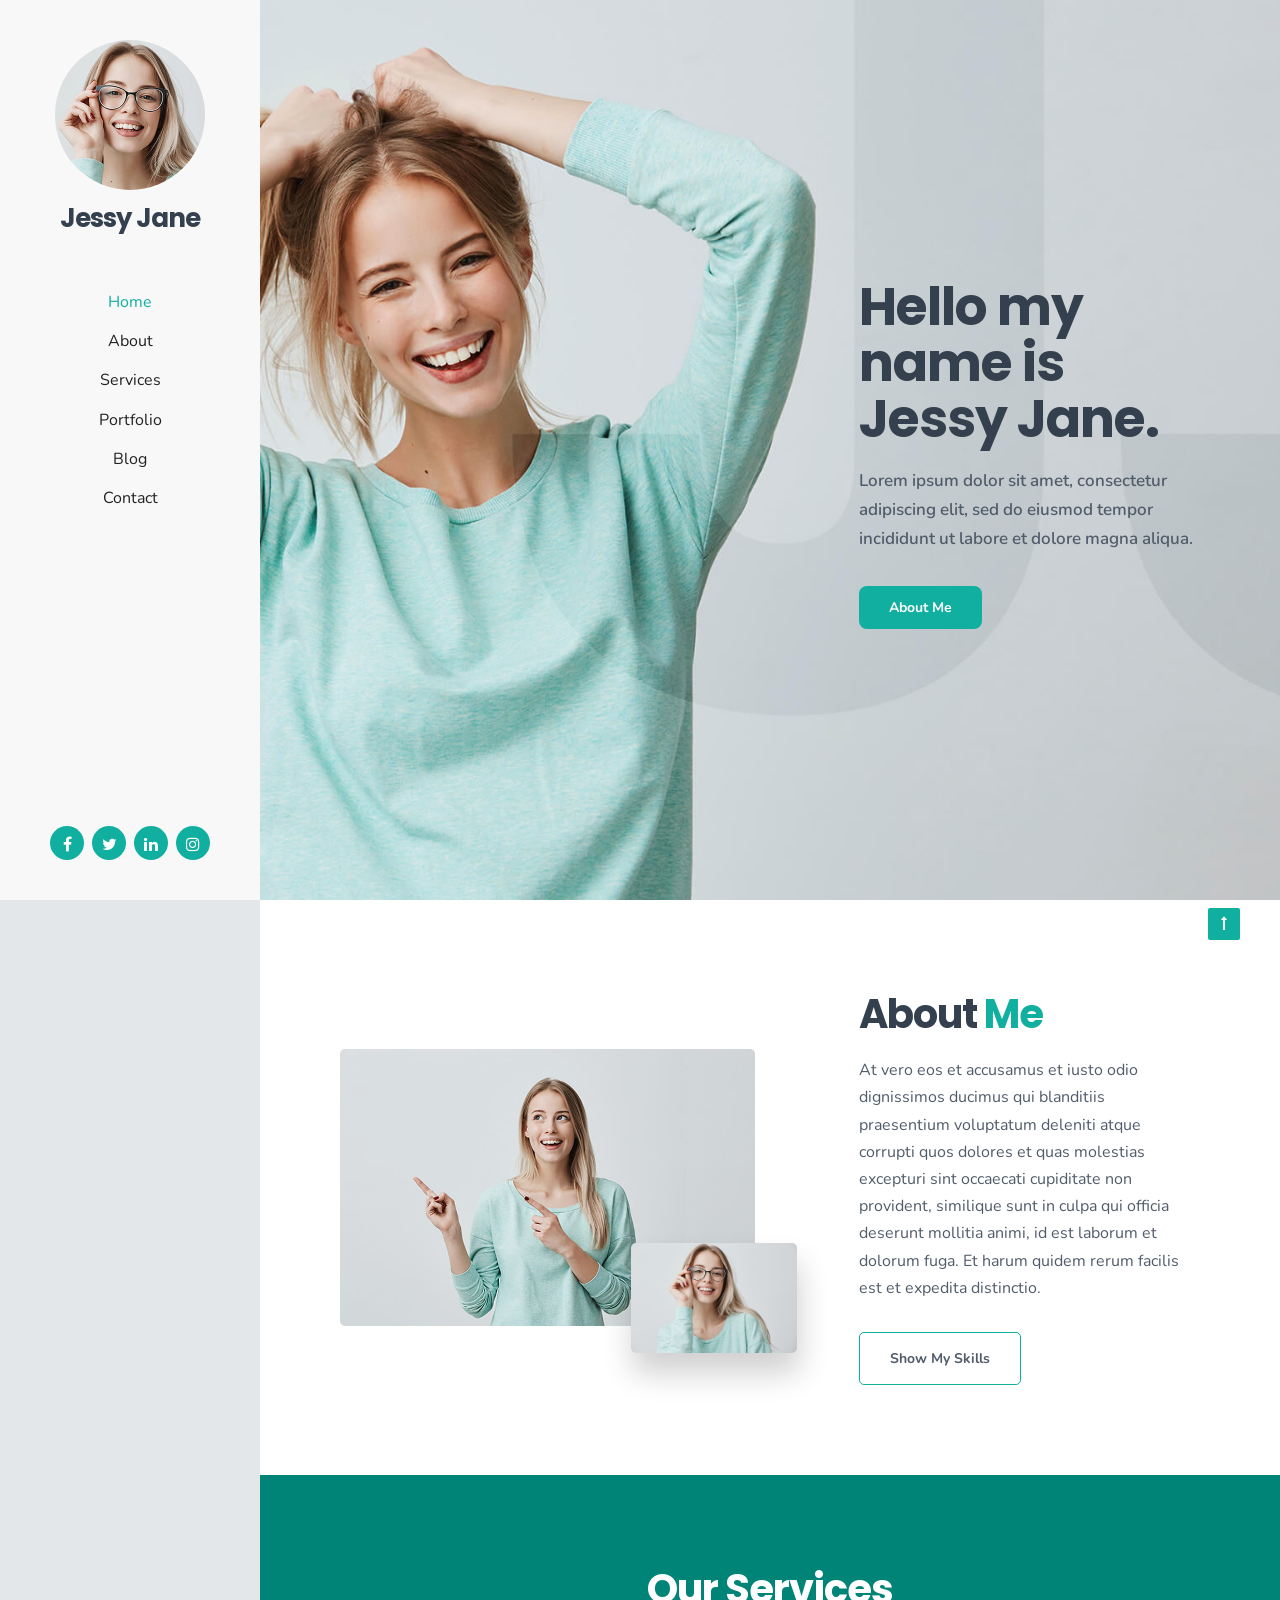
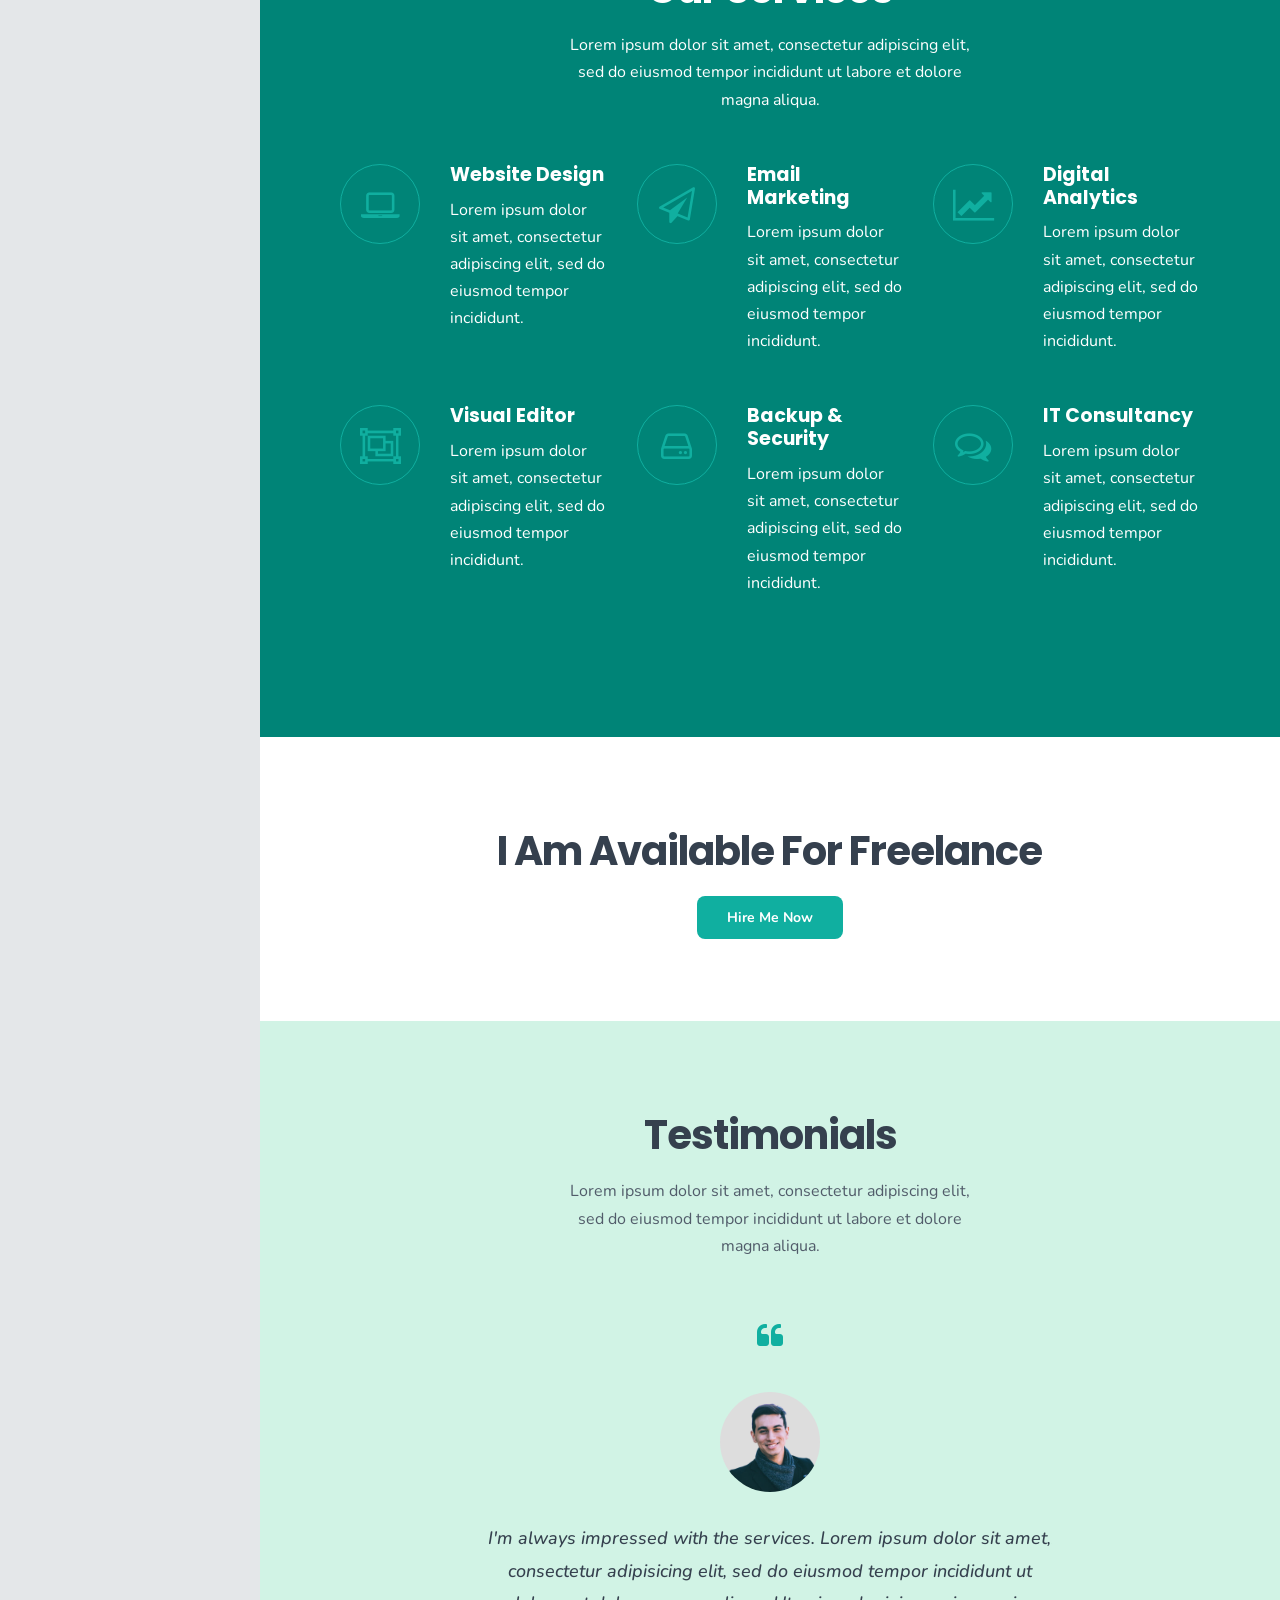
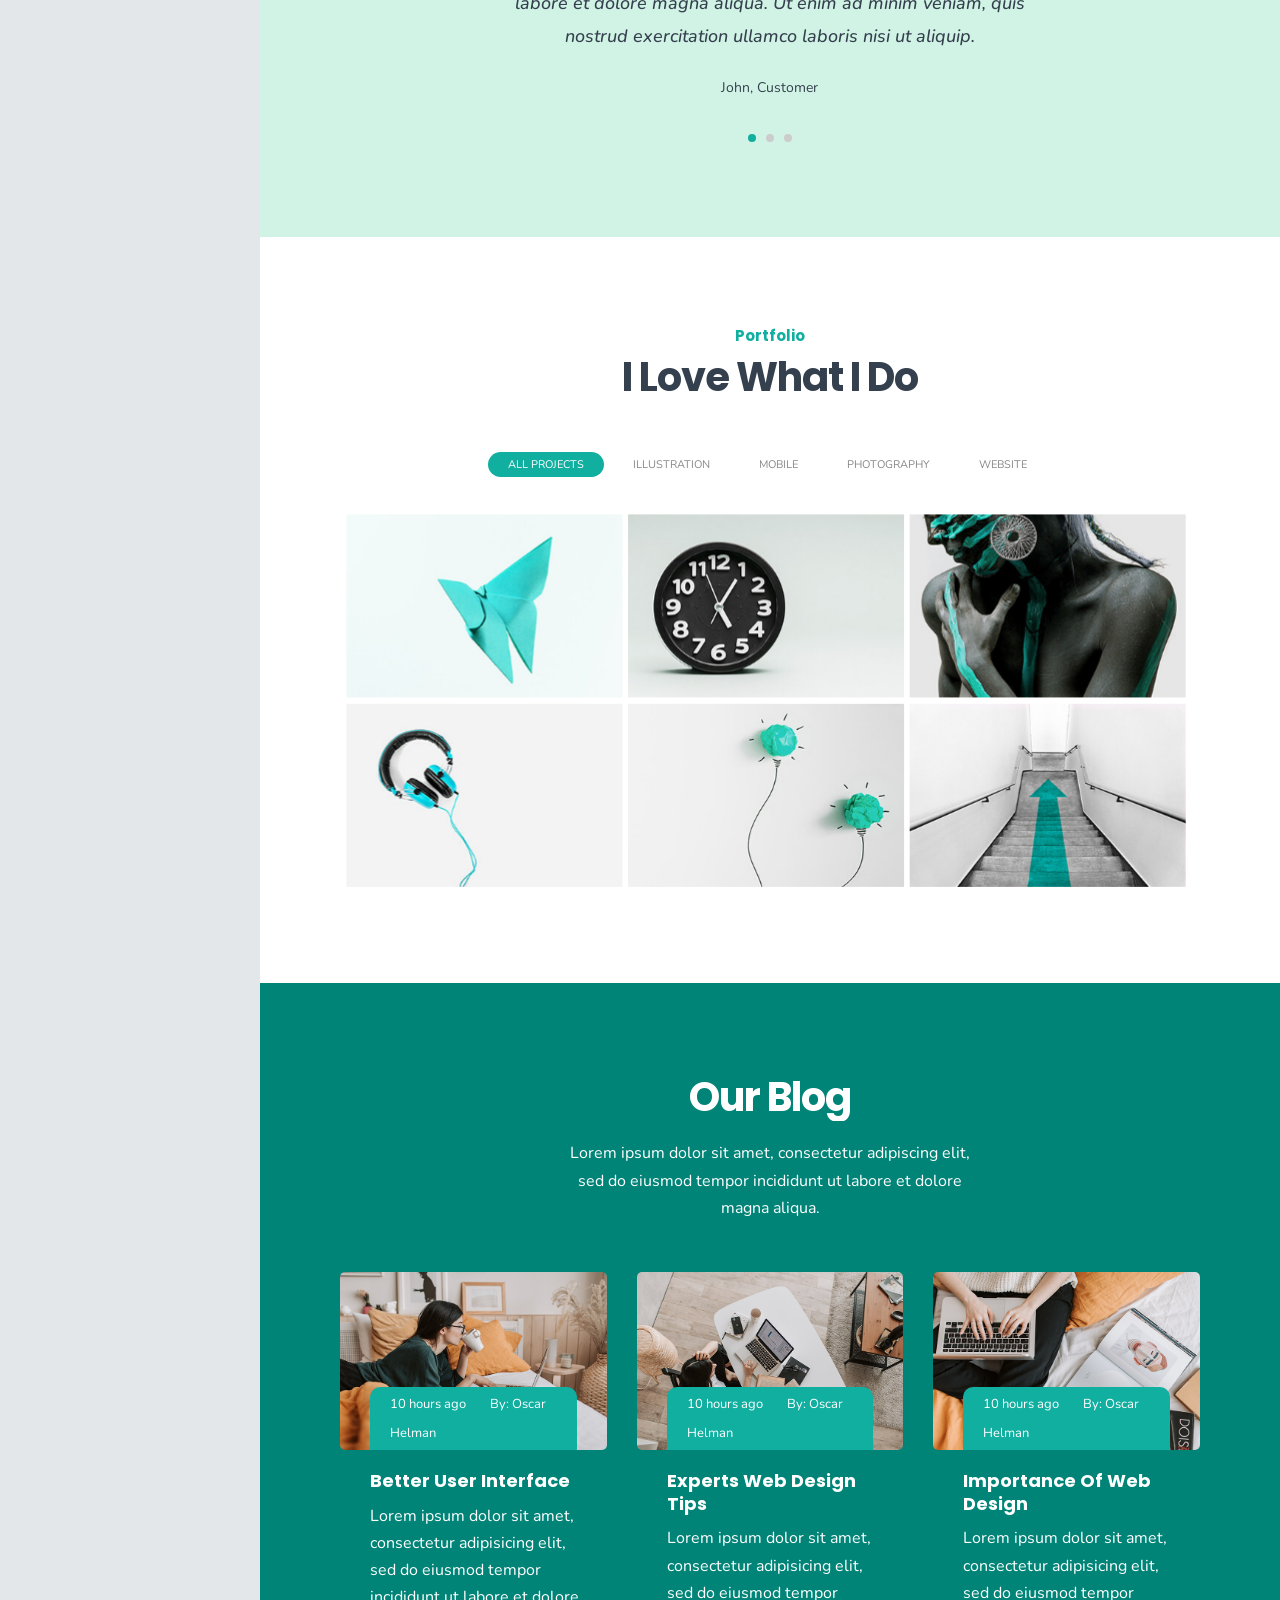
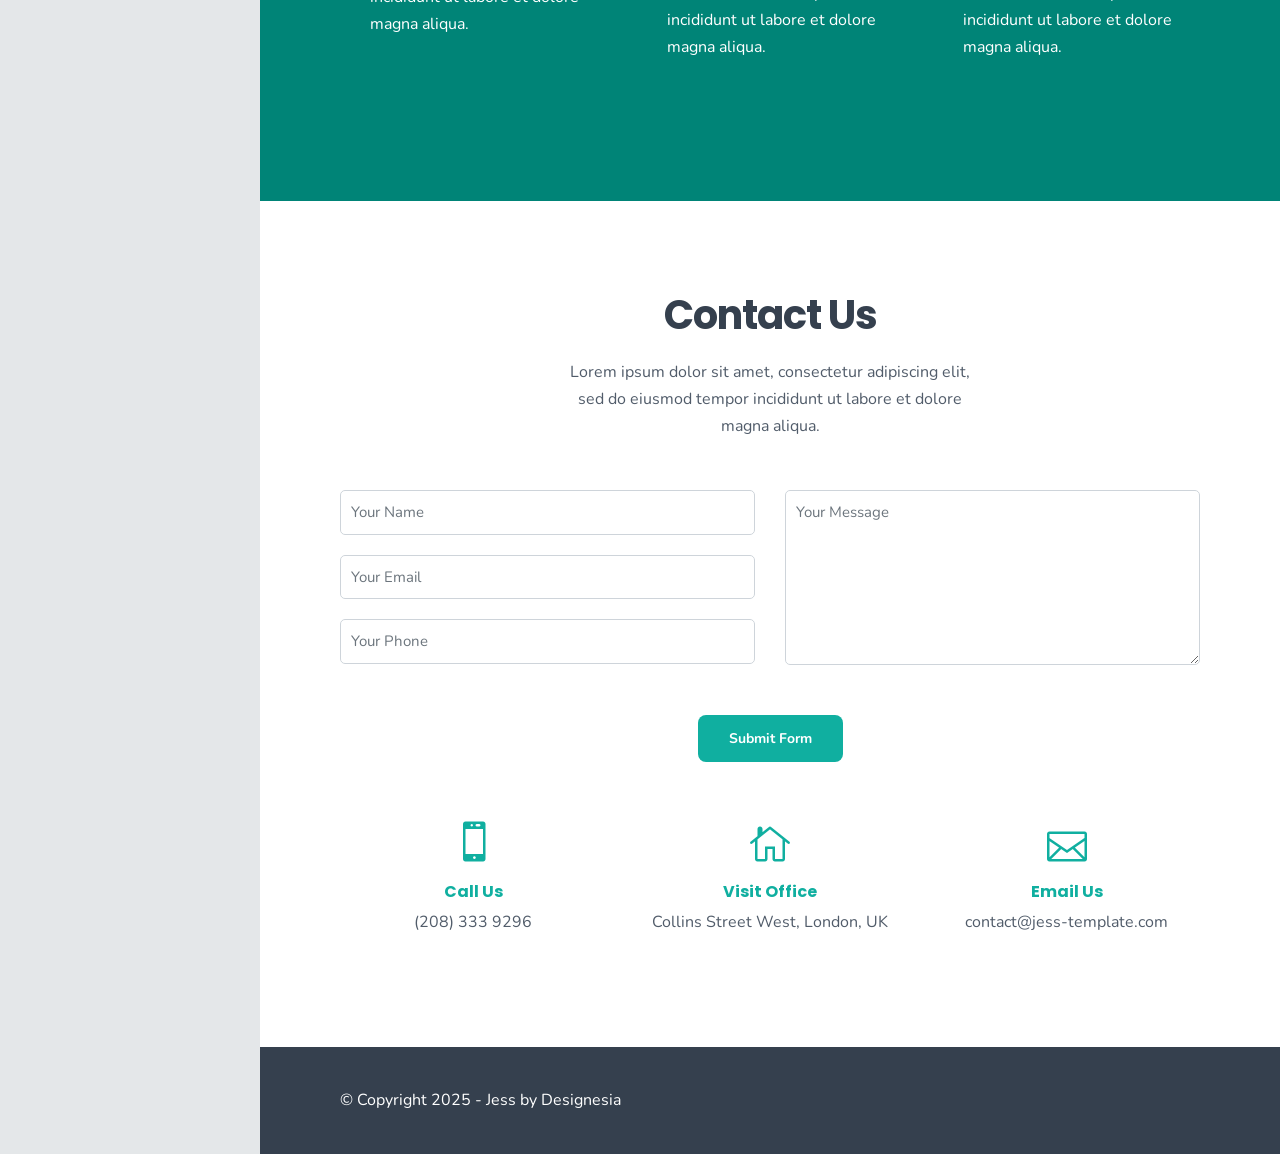
<file: Yoni_Portfolio/YONI_HTML/index-sidebar.html>
<!DOCTYPE html>
<html lang="zxx">
    <head>
        <meta charset="utf-8" />
        <title>Jess - Responsive Bootstrap 4 Personal Website</title>
        <meta content="width=device-width, initial-scale=1.0" name="viewport" />
        <meta content="" name="description" />
        <meta content="" name="keywords" />
        <meta content="" name="author" />

        <!--[if lt IE 9]>
            <script src="js/html5shiv.js"></script>
        <![endif]-->

        <!-- CSS Files
    ================================================== -->
        <link href="css/bootstrap.min.css" rel="stylesheet" type="text/css" />
        <link href="css/bootstrap-grid.min.css" rel="stylesheet" type="text/css" />
        <link href="css/bootstrap-reboot.min.css" rel="stylesheet" type="text/css" />
        <link href="css/animate.css" rel="stylesheet" type="text/css" />
        <link href="css/owl.carousel.css" rel="stylesheet" type="text/css" />
        <link href="css/owl.theme.css" rel="stylesheet" type="text/css" />
        <link href="css/owl.transitions.css" rel="stylesheet" type="text/css" />
        <link href="css/magnific-popup.css" rel="stylesheet" type="text/css" />
        <link href="css/jquery.countdown.css" rel="stylesheet" type="text/css" />
        <link href="css/style.css" rel="stylesheet" type="text/css" />

        <!-- color scheme -->
        <link id="colors" href="css/colors/scheme-01.css" rel="stylesheet" type="text/css" />
        <link href="css/coloring.css" rel="stylesheet" type="text/css" />
    </head>

    <body class="side-layout">
        <div id="wrapper">
            <div class="page-overlay">
                <div class="preloader-wrap">
                    <div class="spinner">
                        <div class="bounce1"></div>
                        <div class="bounce2"></div>
                        <div class="bounce3"></div>
                    </div>
                </div>
            </div>

            <!-- header for mobile begin -->
            <header class="header-light header-for-mobile transparent scroll-light">
                <div class="container">
                    <div class="row">
                        <div class="col-md-12">
                            <div class="d-flex justify-content-between">
                                <div class="align-self-center header-col-left">
                                    <!-- logo begin -->
                                    <div id="logo">
                                        <a href="index.html">
                                            Jessy Jane
                                        </a>
                                    </div>
                                    <!-- logo close -->
                                </div>
                                <div class="align-self-center ml-auto header-col-mid">
                                    <!-- mainmenu begin -->
                                    <ul id="mainmenu" class="scrollnav">
                                        <li><a href="#section-hero" class="active">Home</a></li>
                                        <li></li>
                                        <li><a href="#section-about">About</a></li>
                                        <li></li>
                                        <li><a href="#section-services">Services</a></li>
                                        <li></li>
                                        <li><a href="#section-portfolio">Portfolio</a></li>
                                        <li></li>
                                        <li><a href="#section-blog">Blog</a></li>
                                        <li></li>
                                        <li><a href="#section-contact">Contact</a></li>
                                        <li></li>
                                    </ul>

                                    <!-- mainmenu close -->
                                </div>
                                <div class="align-self-center ml-auto header-col-right">
                                    <div class="social-icons">
                                        <a href="#"><i class="fa fa-facebook fa-lg"></i></a>
                                        <a href="#"><i class="fa fa-twitter fa-lg"></i></a>
                                        <a href="#"><i class="fa fa-linkedin fa-lg"></i></a>
                                        <a href="#"><i class="fa fa-instagram fa-lg"></i></a>
                                    </div>

                                    <span id="menu-btn"></span>
                                </div>
                                <div class="clearfix"></div>
                            </div>
                        </div>
                    </div>
                </div>
            </header>
            <!-- header for mobile close -->

            <!-- header for desktop begin -->
            <div id="sidebar-content" class="text-center">
                <div class="sc-inner">
                    <!-- logo begin -->
                    <div id="sc-logo">
                        <a href="index.html">
                            <img src="images/misc/profile-1.jpg" class="img-fluid" alt="">
                            <h1>Jessy Jane</h1>
                        </a>
                    </div>
                    <!-- logo close -->

                    <!-- mainmenu begin -->
                    <ul id="menuside" class="scrollnav">
                        <li><a href="#section-hero" class="active">Home</a></li>
                        <li></li>
                        <li><a href="#section-about">About</a></li>
                        <li></li>
                        <li><a href="#section-services">Services</a></li>
                        <li></li>
                        <li><a href="#section-portfolio">Portfolio</a></li>
                        <li></li>
                        <li><a href="#section-blog">Blog</a></li>
                        <li></li>
                        <li><a href="#section-contact">Contact</a></li>
                        <li></li>
                    </ul>
                    <!-- mainmenu close -->

                    <div class="social-icons">
                        <a href="#"><i class="fa fa-facebook fa-lg"></i></a>
                        <a href="#"><i class="fa fa-twitter fa-lg"></i></a>
                        <a href="#"><i class="fa fa-linkedin fa-lg"></i></a>
                        <a href="#"><i class="fa fa-instagram fa-lg"></i></a>
                    </div>
                </div>

                <div class="sc-bg"></div>
            </div>
            <!-- header for desktop close -->

            <div id="main-content">
            <!-- content begin -->
            <div class="no-bottom no-top" id="content">
                <div id="top"></div>

                <section id="section-hero" class="vertical-center" data-bgimage="url(images/background/1.jpg) top" data-stellar-background-ratio=".5">
                    <div class="container-fluid">
                        <div class="row">
                            <div class="col-lg-5 offset-lg-7">
                                <h1 class="wow fadeInUp" data-wow-delay=".5s">Hello my name is Jessy Jane.</h1>
                                <p class="lead wow fadeInUp" data-wow-delay=".75s">Lorem ipsum dolor sit amet, consectetur adipiscing elit, sed do eiusmod tempor incididunt ut labore et dolore magna aliqua.</p>
                                <div class="spacer-20"></div>
                                <a class="btn-custom scroll-to wow fadeInUp" data-wow-delay="1s" href="#section-about">About Me</a>
                            </div>
                        </div>
                    </div>
                </section>

                <section id="section-about">
                    <div class="container-fluid">
                        <div class="row align-items-center">
                            <div class="col-lg-6 mb-sm-30 text-center">
                                <div class="de-images">
                                    <img class="di-small-2 wow fadeInLeft" src="images/misc/3.jpg" alt="" />
                                    <img class="img-fluid wow fadeInRight" src="images/misc/1.jpg" alt="" />
                                </div>
                            </div>

                            <div class="col-lg-5 offset-md-1 wow fadeInLeft" data-wow-delay=".5s">
                                <h2>About <span class="id-color">Me</span></h2>
                                <p>
                                    At vero eos et accusamus et iusto odio dignissimos ducimus qui blanditiis praesentium voluptatum deleniti atque corrupti quos dolores et quas molestias excepturi sint occaecati cupiditate non provident,
                                    similique sunt in culpa qui officia deserunt mollitia animi, id est laborum et dolorum fuga. Et harum quidem rerum facilis est et expedita distinctio.
                                </p>
                                <div class="spacer-10"></div>
                                <span id="btn-show-skills" class="btn-border wow fadeInUp" data-wow-delay="1s">Show My Skills</span>
                            </div>
                        </div>

                        <div id="skills" class="row">
                            <div class="spacer-double"></div>
                            <div class="spacer-double"></div>
                            <div class="col-md-4">
                                <div class="skill-bar style-2">
                                    <h5>Design</h5>
                                    <div class="de-progress">
                                        <div class="value"></div>
                                        <div class="progress-bar" data-value="80%"></div>
                                    </div>
                                </div>

                                <div class="skill-bar style-2">
                                    <h5>Branding</h5>
                                    <div class="de-progress">
                                        <div class="value"></div>
                                        <div class="progress-bar" data-value="70%"></div>
                                    </div>
                                </div>
                            </div>

                            <div class="col-md-4">
                                <div class="skill-bar style-2">
                                    <h5>Marketing</h5>
                                    <div class="de-progress">
                                        <div class="value"></div>
                                        <div class="progress-bar" data-value="70%"></div>
                                    </div>
                                </div>

                                <div class="skill-bar style-2">
                                    <h5>Development</h5>
                                    <div class="de-progress">
                                        <div class="value"></div>
                                        <div class="progress-bar" data-value="90%"></div>
                                    </div>
                                </div>
                            </div>

                            <div class="col-md-4">
                                <div class="skill-bar style-2">
                                    <h5>Photography</h5>
                                    <div class="de-progress">
                                        <div class="value"></div>
                                        <div class="progress-bar" data-value="90%"></div>
                                    </div>
                                </div>

                                <div class="skill-bar style-2">
                                    <h5>SEO</h5>
                                    <div class="de-progress">
                                        <div class="value"></div>
                                        <div class="progress-bar" data-value="75%"></div>
                                    </div>
                                </div>
                            </div>
                        </div>
                    </div>
                </section>

                <section id="section-services" class="text-light" data-bgcolor="#008477">
                    <div class="container-fluid">
                        <div class="row">
                            <div class="col-lg-6 offset-lg-3">
                                <div class="text-center">
                                    <h2>Our Services</h2>
                                    <p>Lorem ipsum dolor sit amet, consectetur adipiscing elit, sed do eiusmod tempor incididunt ut labore et dolore magna aliqua.</p>
                                    <div class="spacer-30"></div>
                                </div>
                            </div>
                        </div>

                        <div class="row">
                            <div class="col-lg-4 col-md-6 mb30 wow fadeInRight" data-wow-delay="0s">
                                <div class="f-box f-icon-left f-icon-circle f-border">
                                    <i class="fa fa-laptop id-color"></i>
                                    <div class="fb-text">
                                        <h4>Website Design</h4>
                                        <p>Lorem ipsum dolor sit amet, consectetur adipiscing elit, sed do eiusmod tempor incididunt.</p>
                                    </div>
                                </div>
                            </div>

                            <div class="col-lg-4 col-md-6 mb30 wow fadeInRight" data-wow-delay=".25s">
                                <div class="f-box f-icon-left f-icon-circle f-border">
                                    <i class="fa fa-paper-plane-o id-color"></i>
                                    <div class="fb-text">
                                        <h4>Email Marketing</h4>
                                        <p>Lorem ipsum dolor sit amet, consectetur adipiscing elit, sed do eiusmod tempor incididunt.</p>
                                    </div>
                                </div>
                            </div>

                            <div class="col-lg-4 col-md-6 mb30 wow fadeInRight" data-wow-delay=".5s">
                                <div class="f-box f-icon-left f-icon-circle f-border">
                                    <i class="fa fa-line-chart id-color"></i>
                                    <div class="fb-text">
                                        <h4>Digital Analytics</h4>
                                        <p>Lorem ipsum dolor sit amet, consectetur adipiscing elit, sed do eiusmod tempor incididunt.</p>
                                    </div>
                                </div>
                            </div>

                            <div class="col-lg-4 col-md-6 mb30 wow fadeInRight" data-wow-delay="0s">
                                <div class="f-box f-icon-left f-icon-circle f-border">
                                    <i class="fa fa-object-group id-color"></i>
                                    <div class="fb-text">
                                        <h4>Visual Editor</h4>
                                        <p>Lorem ipsum dolor sit amet, consectetur adipiscing elit, sed do eiusmod tempor incididunt.</p>
                                    </div>
                                </div>
                            </div>

                            <div class="col-lg-4 col-md-6 mb30 wow fadeInRight" data-wow-delay=".25s">
                                <div class="f-box f-icon-left f-icon-circle f-border">
                                    <i class="fa fa-hdd-o id-color"></i>
                                    <div class="fb-text">
                                        <h4>Backup &amp; Security</h4>
                                        <p>Lorem ipsum dolor sit amet, consectetur adipiscing elit, sed do eiusmod tempor incididunt.</p>
                                    </div>
                                </div>
                            </div>

                            <div class="col-lg-4 col-md-6 mb30 wow fadeInRight" data-wow-delay=".5s">
                                <div class="f-box f-icon-left f-icon-circle f-border">
                                    <i class="fa fa-comments-o id-color"></i>
                                    <div class="fb-text">
                                        <h4>IT Consultancy</h4>
                                        <p>Lorem ipsum dolor sit amet, consectetur adipiscing elit, sed do eiusmod tempor incididunt.</p>
                                    </div>
                                </div>
                            </div>
                        </div>
                    </div>
                </section>

                <section id="section-cta">
                    <div class="container-fluid">
                        <div class="row">
                            <div class="col-md-8 offset-md-2 text-center">
                                <h2>I Am Available For Freelance</h2>
                                <div class="spacer-10"></div>
                                <a href="#" class="btn-custom">Hire Me Now</a>
                            </div>
                        </div>
                    </div>
                </section>

                <!-- section begin -->
                <section id="section-testimonial" data-bgcolor="#D1F3E5">
                    <div class="container-fluid">
                        <div class="row">
                            <div class="col-lg-6 offset-lg-3">
                                <div class="text-center">
                                    <h2>Testimonials</h2>
                                    <p>Lorem ipsum dolor sit amet, consectetur adipiscing elit, sed do eiusmod tempor incididunt ut labore et dolore magna aliqua.</p>
                                    <div class="spacer-30"></div>
                                </div>
                            </div>
                        </div>

                        <div class="row">
                            <div class="col-md-8 offset-md-2">
                                <div id="testimonial-carousel-single" class="owl-carousel owl-theme wow fadeInUp">
                                    <blockquote class="testimonial-big">
                                        <img src="images/people/1.jpg" alt="" />
                                        I'm always impressed with the services. Lorem ipsum dolor sit amet, consectetur adipisicing elit, sed do eiusmod tempor incididunt ut labore et dolore magna aliqua. Ut enim ad minim veniam, quis
                                        nostrud exercitation ullamco laboris nisi ut aliquip.

                                        <span class="name">John, Customer</span>
                                    </blockquote>

                                    <blockquote class="testimonial-big">
                                        <img src="images/people/2.jpg" alt="" />
                                        I'm always impressed with the services. Lorem ipsum dolor sit amet, consectetur adipisicing elit, sed do eiusmod tempor incididunt ut labore et dolore magna aliqua. Ut enim ad minim veniam, quis
                                        nostrud exercitation ullamco laboris nisi ut aliquip.

                                        <span class="name">Sandra, Customer</span>
                                    </blockquote>

                                    <blockquote class="testimonial-big">
                                        <img src="images/people/3.jpg" alt="" />
                                        I'm always impressed with the services. Lorem ipsum dolor sit amet, consectetur adipisicing elit, sed do eiusmod tempor incididunt ut labore et dolore magna aliqua. Ut enim ad minim veniam, quis
                                        nostrud exercitation ullamco laboris nisi ut aliquip.

                                        <span class="name">Michael, Customer</span>
                                    </blockquote>
                                </div>
                            </div>
                        </div>
                    </div>
                </section>
                <!-- section close -->

                <!-- section begin -->
                <section id="section-portfolio">
                    <div class="container-fluid">
                        <!-- portfolio filter begin -->
                        <div class="row">
                            <div class="col-md-12 text-center">
                                <h5><span class="id-color">Portfolio</span></h5>
                                <h2>I Love What I Do</h2>
                            </div>

                            <div class="spacer-single"></div>

                            <div class="col-md-12 text-center">
                                <ul id="filters">
                                    <li><a href="#" data-filter="*" class="selected">all projects</a></li>
                                    <li><a href="#" data-filter=".illustration">illustration</a></li>
                                    <li><a href="#" data-filter=".mobile">mobile</a></li>
                                    <li><a href="#" data-filter=".photography">photography</a></li>
                                    <li><a href="#" data-filter=".website">website</a></li>
                                </ul>

                                <div id="gallery" class="gallery full-gallery de-gallery pf_full_width pf_3_cols grid sequence">
                                    <!-- gallery item -->
                                    <div class="item illustration website gallery-item pf-click" data-value="project-details-image.html">
                                        <div class="picframe wow">
                                            <span class="overlay">
                                                <span class="pf_text">
                                                    <span class="project-name">Multi Images</span>
                                                </span>
                                            </span>
                                            <img src="images/portfolio/1.jpg" alt="" />
                                        </div>
                                    </div>
                                    <!-- close gallery item -->

                                    <!-- gallery item -->
                                    <div class="item photography gallery-item pf-click" data-value="project-details-slider.html">
                                        <div class="picframe wow">
                                            <span class="overlay">
                                                <span class="pf_text">
                                                    <span class="project-name">Slider Images</span>
                                                </span>
                                            </span>
                                            <img src="images/portfolio/2.jpg" alt="" />
                                        </div>
                                    </div>
                                    <!-- close gallery item -->

                                    <!-- gallery item -->
                                    <div class="item illustration gallery-item pf-click" data-value="project-details-youtube.html">
                                        <div class="picframe wow">
                                            <span class="overlay">
                                                <span class="pf_text">
                                                    <span class="project-name">Youtube Video</span>
                                                </span>
                                            </span>
                                            <img src="images/portfolio/3.jpg" alt="" />
                                        </div>
                                    </div>
                                    <!-- close gallery item -->

                                    <!-- gallery item -->
                                    <div class="item photography illustration mobile gallery-item pf-click" data-value="project-details-image-big.html">
                                        <div class="picframe wow">
                                            <span class="overlay">
                                                <span class="pf_text">
                                                    <span class="project-name">Multi Images Big</span>
                                                </span>
                                            </span>
                                            <img src="images/portfolio/4.jpg" alt="" />
                                        </div>
                                    </div>
                                    <!-- close gallery item -->

                                    <!-- gallery item -->
                                    <div class="item photography mobile website gallery-item pf-click" data-value="project-details-slider-big.html">
                                        <div class="picframe wow">
                                            <span class="overlay">
                                                <span class="pf_text">
                                                    <span class="project-name">Slider Images Big</span>
                                                </span>
                                            </span>
                                            <img src="images/portfolio/5.jpg" alt="" />
                                        </div>
                                    </div>
                                    <!-- close gallery item -->

                                    <!-- gallery item -->
                                    <div class="item mobile website gallery-item pf-click" data-value="project-details-youtube-big.html">
                                        <div class="picframe wow">
                                            <span class="overlay">
                                                <span class="pf_text">
                                                    <span class="project-name">Youtube Video Big</span>
                                                </span>
                                            </span>
                                            <img src="images/portfolio/6.jpg" alt="" />
                                        </div>
                                    </div>
                                    <!-- close gallery item -->
                                </div>
                            </div>
                            <!-- portfolio filter close -->
                        </div>
                    </div>
                </section>
                <!-- section close -->

                <div id="loader-area">
                    <div class="container-fluid">
                        <div class="project-load"></div>
                    </div>
                </div>

                <section id="section-blog" class="text-light" data-bgcolor="#008477">
                    <div class="container-fluid">
                        <div class="row">
                            <div class="col-lg-6 offset-lg-3">
                                <div class="text-center">
                                    <h2>Our Blog</h2>
                                    <p>Lorem ipsum dolor sit amet, consectetur adipiscing elit, sed do eiusmod tempor incididunt ut labore et dolore magna aliqua.</p>
                                    <div class="spacer-30"></div>
                                </div>
                            </div>
                        </div>

                        <div class="row">
                            <div class="col-lg-4 col-md-6 mb30">
                                <div class="bloglist item">
                                    <div class="post-content">
                                        <div class="post-image">
                                            <img alt="" src="images/news/1.jpg" />
                                            <div class="post-info">
                                                <div class="inner"><span class="post-date">10 hours ago</span> <span class="post-author">Oscar Helman</span></div>
                                            </div>
                                        </div>
                                        <div class="post-text">
                                            <h4><a href="#">Better User Interface</a></h4>
                                            <p>Lorem ipsum dolor sit amet, consectetur adipisicing elit, sed do eiusmod tempor incididunt ut labore et dolore magna aliqua.</p>
                                        </div>
                                    </div>
                                </div>
                            </div>

                            <div class="col-lg-4 col-md-6 mb30">
                                <div class="bloglist item">
                                    <div class="post-content">
                                        <div class="post-image">
                                            <img alt="" src="images/news/2.jpg" />
                                            <div class="post-info">
                                                <div class="inner"><span class="post-date">10 hours ago</span> <span class="post-author">Oscar Helman</span></div>
                                            </div>
                                        </div>
                                        <div class="post-text">
                                            <h4><a href="#">Experts Web Design Tips</a></h4>
                                            <p>Lorem ipsum dolor sit amet, consectetur adipisicing elit, sed do eiusmod tempor incididunt ut labore et dolore magna aliqua.</p>
                                        </div>
                                    </div>
                                </div>
                            </div>

                            <div class="col-lg-4 col-md-6 mb30">
                                <div class="bloglist item">
                                    <div class="post-content">
                                        <div class="post-image">
                                            <img alt="" src="images/news/3.jpg" />
                                            <div class="post-info">
                                                <div class="inner"><span class="post-date">10 hours ago</span> <span class="post-author">Oscar Helman</span></div>
                                            </div>
                                        </div>
                                        <div class="post-text">
                                            <h4><a href="#">Importance Of Web Design</a></h4>
                                            <p>Lorem ipsum dolor sit amet, consectetur adipisicing elit, sed do eiusmod tempor incididunt ut labore et dolore magna aliqua.</p>
                                        </div>
                                    </div>
                                </div>
                            </div>
                        </div>
                    </div>
                </section>

                <!-- section begin -->
                <section id="section-contact" class="no-bg">
                    <div class="container-fluid">
                        <div class="row">
                            <div class="col-lg-6 offset-lg-3">
                                <div class="text-center">
                                    <h2>Contact Us</h2>
                                    <p>Lorem ipsum dolor sit amet, consectetur adipiscing elit, sed do eiusmod tempor incididunt ut labore et dolore magna aliqua.</p>
                                    <div class="spacer-30"></div>
                                </div>
                            </div>
                        </div>

                        <form name="contactForm" id="contact_form" class="row form-default" method="post" action="email.php">
                            <div class="col-md-6">
                                <div class="field-set">
                                    <input type="text" name="name" id="name" class="form-control" placeholder="Your Name" />
                                    <div class="line-fx"></div>
                                </div>

                                <div class="field-set">
                                    <input type="text" name="email" id="email" class="form-control" placeholder="Your Email" />
                                    <div class="line-fx"></div>
                                </div>

                                <div class="field-set">
                                    <input type="text" name="phone" id="phone" class="form-control" placeholder="Your Phone" />
                                    <div class="line-fx"></div>
                                </div>
                            </div>

                            <div class="col-md-6">
                                <div class="field-set">
                                    <textarea name="message" id="message" class="form-control" placeholder="Your Message"></textarea>
                                    <div class="line-fx"></div>
                                </div>
                            </div>

                            <div class="spacer-single"></div>

                            <div class="col-md-12 text-center">
                                <div id="submit">
                                    <input type="submit" id="send_message" value="Submit Form" class="btn btn-custom color-2" />
                                </div>
                                <div id="mail_success" class="success">Your message has been sent successfully.</div>
                                <div id="mail_fail" class="error">Sorry, error occured this time sending your message.</div>
                            </div>
                        </form>

                        <div class="spacer-double"></div>

                        <div class="row text-center wow fadeInUp">
                            <div class="col-md-4">
                                <div class="wm-1"></div>
                                <i class="icon_mobile id-color size40 mb20"></i>
                                <h6 class="id-color">Call Us</h6>
                                <p>(208) 333 9296</p>
                            </div>

                            <div class="col-md-4">
                                <div class="wm-1"></div>
                                <i class="icon_house_alt id-color size40 mb20"></i>
                                <h6 class="id-color">Visit Office</h6>
                                <p>Collins Street West, London, UK</p>
                            </div>

                            <div class="col-md-4">
                                <div class="wm-1"></div>
                                <i class="icon_mail_alt id-color size40 mb20"></i>
                                <h6 class="id-color">Email Us</h6>
                                <p>contact@jess-template.com</p>
                            </div>
                        </div>
                    </div>
                </section>
            </div>
            <!-- content close -->

            <!-- footer begin -->
            <footer class="footer">
                <div class="container-fluid">
                    <div class="row align-items-center">
                        <div class="col-md-6 sm-text-center mb-sm-30">
                            &copy; Copyright 2025 - Jess by Designesia
                        </div>
                    </div>
                </div>
            </footer>
            <!-- footer close -->                
            </div>

            <a href="#" id="back-to-top"></a>

            <div id="preloader">
                <div class="spinner">
                    <div class="bounce1"></div>
                    <div class="bounce2"></div>
                    <div class="bounce3"></div>
                </div>
            </div>
        </div>

        

        <!-- Javascript Files
    ================================================== -->
        <script src="js/jquery.min.js"></script>
        <script src="js/bootstrap.min.js"></script>
        <script src="js/wow.min.js"></script>
        <script src="js/jquery.isotope.min.js"></script>
        <script src="js/easing.js"></script>
        <script src="js/lenis.js"></script>
        <script src="js/owl.carousel.js"></script>
        <script src="js/validation.js"></script>
        <script src="js/jquery.magnific-popup.min.js"></script>
        <script src="js/enquire.min.js"></script>
        <script src="js/jquery.stellar.min.js"></script>
        <script src="js/jquery.plugin.js"></script>
        <script src="js/typed.js"></script>
        <script src="js/jquery.countTo.js"></script>
        <script src="js/jquery.countdown.js"></script>
        <script src="js/designesia.js"></script>
    </body>
</html>
</file>
<file: Yoni_Portfolio/YONI_HTML/fonts/et-line-font/style.css>
@font-face {
	font-family: 'et-line';
	src:url('fonts/et-line.eot');
	src:url('fonts/et-line.eot?#iefix') format('embedded-opentype'),
		url('fonts/et-line.woff') format('woff'),
		url('fonts/et-line.ttf') format('truetype'),
		url('fonts/et-line.svg#et-line') format('svg');
	font-weight: normal;
	font-style: normal;
}

/* Use the following CSS code if you want to use data attributes for inserting your icons */
[data-icon]:before {
	font-family: 'et-line';
	content: attr(data-icon);
	speak: none;
	font-weight: normal;
	font-variant: normal;
	text-transform: none;
	line-height: 1;
	-webkit-font-smoothing: antialiased;
	-moz-osx-font-smoothing: grayscale;
	display:inline-block;
}

/* Use the following CSS code if you want to have a class per icon */
/*
Instead of a list of all class selectors,
you can use the generic selector below, but it's slower:
[class*="icon-"] {
*/
.icon-mobile, .icon-laptop, .icon-desktop, .icon-tablet, .icon-phone, .icon-document, .icon-documents, .icon-search, .icon-clipboard, .icon-newspaper, .icon-notebook, .icon-book-open, .icon-browser, .icon-calendar, .icon-presentation, .icon-picture, .icon-pictures, .icon-video, .icon-camera, .icon-printer, .icon-toolbox, .icon-briefcase, .icon-wallet, .icon-gift, .icon-bargraph, .icon-grid, .icon-expand, .icon-focus, .icon-edit, .icon-adjustments, .icon-ribbon, .icon-hourglass, .icon-lock, .icon-megaphone, .icon-shield, .icon-trophy, .icon-flag, .icon-map, .icon-puzzle, .icon-basket, .icon-envelope, .icon-streetsign, .icon-telescope, .icon-gears, .icon-key, .icon-paperclip, .icon-attachment, .icon-pricetags, .icon-lightbulb, .icon-layers, .icon-pencil, .icon-tools, .icon-tools-2, .icon-scissors, .icon-paintbrush, .icon-magnifying-glass, .icon-circle-compass, .icon-linegraph, .icon-mic, .icon-strategy, .icon-beaker, .icon-caution, .icon-recycle, .icon-anchor, .icon-profile-male, .icon-profile-female, .icon-bike, .icon-wine, .icon-hotairballoon, .icon-globe, .icon-genius, .icon-map-pin, .icon-dial, .icon-chat, .icon-heart, .icon-cloud, .icon-upload, .icon-download, .icon-target, .icon-hazardous, .icon-piechart, .icon-speedometer, .icon-global, .icon-compass, .icon-lifesaver, .icon-clock, .icon-aperture, .icon-quote, .icon-scope, .icon-alarmclock, .icon-refresh, .icon-happy, .icon-sad, .icon-facebook, .icon-twitter, .icon-googleplus, .icon-rss, .icon-tumblr, .icon-linkedin, .icon-dribbble {
	font-family: 'et-line';
	speak: none;
	font-style: normal;
	font-weight: normal;
	font-variant: normal;
	text-transform: none;
	line-height: 1;
	-webkit-font-smoothing: antialiased;
	-moz-osx-font-smoothing: grayscale;
	display:inline-block;
}
.icon-mobile:before {
	content: "\e000";
}
.icon-laptop:before {
	content: "\e001";
}
.icon-desktop:before {
	content: "\e002";
}
.icon-tablet:before {
	content: "\e003";
}
.icon-phone:before {
	content: "\e004";
}
.icon-document:before {
	content: "\e005";
}
.icon-documents:before {
	content: "\e006";
}
.icon-search:before {
	content: "\e007";
}
.icon-clipboard:before {
	content: "\e008";
}
.icon-newspaper:before {
	content: "\e009";
}
.icon-notebook:before {
	content: "\e00a";
}
.icon-book-open:before {
	content: "\e00b";
}
.icon-browser:before {
	content: "\e00c";
}
.icon-calendar:before {
	content: "\e00d";
}
.icon-presentation:before {
	content: "\e00e";
}
.icon-picture:before {
	content: "\e00f";
}
.icon-pictures:before {
	content: "\e010";
}
.icon-video:before {
	content: "\e011";
}
.icon-camera:before {
	content: "\e012";
}
.icon-printer:before {
	content: "\e013";
}
.icon-toolbox:before {
	content: "\e014";
}
.icon-briefcase:before {
	content: "\e015";
}
.icon-wallet:before {
	content: "\e016";
}
.icon-gift:before {
	content: "\e017";
}
.icon-bargraph:before {
	content: "\e018";
}
.icon-grid:before {
	content: "\e019";
}
.icon-expand:before {
	content: "\e01a";
}
.icon-focus:before {
	content: "\e01b";
}
.icon-edit:before {
	content: "\e01c";
}
.icon-adjustments:before {
	content: "\e01d";
}
.icon-ribbon:before {
	content: "\e01e";
}
.icon-hourglass:before {
	content: "\e01f";
}
.icon-lock:before {
	content: "\e020";
}
.icon-megaphone:before {
	content: "\e021";
}
.icon-shield:before {
	content: "\e022";
}
.icon-trophy:before {
	content: "\e023";
}
.icon-flag:before {
	content: "\e024";
}
.icon-map:before {
	content: "\e025";
}
.icon-puzzle:before {
	content: "\e026";
}
.icon-basket:before {
	content: "\e027";
}
.icon-envelope:before {
	content: "\e028";
}
.icon-streetsign:before {
	content: "\e029";
}
.icon-telescope:before {
	content: "\e02a";
}
.icon-gears:before {
	content: "\e02b";
}
.icon-key:before {
	content: "\e02c";
}
.icon-paperclip:before {
	content: "\e02d";
}
.icon-attachment:before {
	content: "\e02e";
}
.icon-pricetags:before {
	content: "\e02f";
}
.icon-lightbulb:before {
	content: "\e030";
}
.icon-layers:before {
	content: "\e031";
}
.icon-pencil:before {
	content: "\e032";
}
.icon-tools:before {
	content: "\e033";
}
.icon-tools-2:before {
	content: "\e034";
}
.icon-scissors:before {
	content: "\e035";
}
.icon-paintbrush:before {
	content: "\e036";
}
.icon-magnifying-glass:before {
	content: "\e037";
}
.icon-circle-compass:before {
	content: "\e038";
}
.icon-linegraph:before {
	content: "\e039";
}
.icon-mic:before {
	content: "\e03a";
}
.icon-strategy:before {
	content: "\e03b";
}
.icon-beaker:before {
	content: "\e03c";
}
.icon-caution:before {
	content: "\e03d";
}
.icon-recycle:before {
	content: "\e03e";
}
.icon-anchor:before {
	content: "\e03f";
}
.icon-profile-male:before {
	content: "\e040";
}
.icon-profile-female:before {
	content: "\e041";
}
.icon-bike:before {
	content: "\e042";
}
.icon-wine:before {
	content: "\e043";
}
.icon-hotairballoon:before {
	content: "\e044";
}
.icon-globe:before {
	content: "\e045";
}
.icon-genius:before {
	content: "\e046";
}
.icon-map-pin:before {
	content: "\e047";
}
.icon-dial:before {
	content: "\e048";
}
.icon-chat:before {
	content: "\e049";
}
.icon-heart:before {
	content: "\e04a";
}
.icon-cloud:before {
	content: "\e04b";
}
.icon-upload:before {
	content: "\e04c";
}
.icon-download:before {
	content: "\e04d";
}
.icon-target:before {
	content: "\e04e";
}
.icon-hazardous:before {
	content: "\e04f";
}
.icon-piechart:before {
	content: "\e050";
}
.icon-speedometer:before {
	content: "\e051";
}
.icon-global:before {
	content: "\e052";
}
.icon-compass:before {
	content: "\e053";
}
.icon-lifesaver:before {
	content: "\e054";
}
.icon-clock:before {
	content: "\e055";
}
.icon-aperture:before {
	content: "\e056";
}
.icon-quote:before {
	content: "\e057";
}
.icon-scope:before {
	content: "\e058";
}
.icon-alarmclock:before {
	content: "\e059";
}
.icon-refresh:before {
	content: "\e05a";
}
.icon-happy:before {
	content: "\e05b";
}
.icon-sad:before {
	content: "\e05c";
}
.icon-facebook:before {
	content: "\e05d";
}
.icon-twitter:before {
	content: "\e05e";
}
.icon-googleplus:before {
	content: "\e05f";
}
.icon-rss:before {
	content: "\e060";
}
.icon-tumblr:before {
	content: "\e061";
}
.icon-linkedin:before {
	content: "\e062";
}
.icon-dribbble:before {
	content: "\e063";
}
</file>
<file: Yoni_Portfolio/YONI_HTML/fonts/elegant_font/HTML_CSS/style.css>
@font-face {
	font-family: 'ElegantIcons';
	src:url('fonts/ElegantIcons.eot');
	src:url('fonts/ElegantIcons.eot?#iefix') format('embedded-opentype'),
		url('fonts/ElegantIcons.woff') format('woff'),
		url('fonts/ElegantIcons.ttf') format('truetype'),
		url('fonts/ElegantIcons.svg#ElegantIcons') format('svg');
	font-weight: normal;
	font-style: normal;
}

/* Use the following CSS code if you want to use data attributes for inserting your icons */
[data-icon]:before {
	font-family: 'ElegantIcons';
	content: attr(data-icon);
	speak: none;
	font-weight: normal;
	font-variant: normal;
	text-transform: none;
	line-height: 1;
	-webkit-font-smoothing: antialiased;
	-moz-osx-font-smoothing: grayscale;
}

/* Use the following CSS code if you want to have a class per icon */
/*
Instead of a list of all class selectors,
you can use the generic selector below, but it's slower:
[class*="your-class-prefix"] {
*/
.arrow_up, .arrow_down, .arrow_left, .arrow_right, .arrow_left-up, .arrow_right-up, .arrow_right-down, .arrow_left-down, .arrow-up-down, .arrow_up-down_alt, .arrow_left-right_alt, .arrow_left-right, .arrow_expand_alt2, .arrow_expand_alt, .arrow_condense, .arrow_expand, .arrow_move, .arrow_carrot-up, .arrow_carrot-down, .arrow_carrot-left, .arrow_carrot-right, .arrow_carrot-2up, .arrow_carrot-2down, .arrow_carrot-2left, .arrow_carrot-2right, .arrow_carrot-up_alt2, .arrow_carrot-down_alt2, .arrow_carrot-left_alt2, .arrow_carrot-right_alt2, .arrow_carrot-2up_alt2, .arrow_carrot-2down_alt2, .arrow_carrot-2left_alt2, .arrow_carrot-2right_alt2, .arrow_triangle-up, .arrow_triangle-down, .arrow_triangle-left, .arrow_triangle-right, .arrow_triangle-up_alt2, .arrow_triangle-down_alt2, .arrow_triangle-left_alt2, .arrow_triangle-right_alt2, .arrow_back, .icon_minus-06, .icon_plus, .icon_close, .icon_check, .icon_minus_alt2, .icon_plus_alt2, .icon_close_alt2, .icon_check_alt2, .icon_zoom-out_alt, .icon_zoom-in_alt, .icon_search, .icon_box-empty, .icon_box-selected, .icon_minus-box, .icon_plus-box, .icon_box-checked, .icon_circle-empty, .icon_circle-slelected, .icon_stop_alt2, .icon_stop, .icon_pause_alt2, .icon_pause, .icon_menu, .icon_menu-square_alt2, .icon_menu-circle_alt2, .icon_ul, .icon_ol, .icon_adjust-horiz, .icon_adjust-vert, .icon_document_alt, .icon_documents_alt, .icon_pencil, .icon_pencil-edit_alt, .icon_pencil-edit, .icon_folder-alt, .icon_folder-open_alt, .icon_folder-add_alt, .icon_info_alt, .icon_error-oct_alt, .icon_error-circle_alt, .icon_error-triangle_alt, .icon_question_alt2, .icon_question, .icon_comment_alt, .icon_chat_alt, .icon_vol-mute_alt, .icon_volume-low_alt, .icon_volume-high_alt, .icon_quotations, .icon_quotations_alt2, .icon_clock_alt, .icon_lock_alt, .icon_lock-open_alt, .icon_key_alt, .icon_cloud_alt, .icon_cloud-upload_alt, .icon_cloud-download_alt, .icon_image, .icon_images, .icon_lightbulb_alt, .icon_gift_alt, .icon_house_alt, .icon_genius, .icon_mobile, .icon_tablet, .icon_laptop, .icon_desktop, .icon_camera_alt, .icon_mail_alt, .icon_cone_alt, .icon_ribbon_alt, .icon_bag_alt, .icon_creditcard, .icon_cart_alt, .icon_paperclip, .icon_tag_alt, .icon_tags_alt, .icon_trash_alt, .icon_cursor_alt, .icon_mic_alt, .icon_compass_alt, .icon_pin_alt, .icon_pushpin_alt, .icon_map_alt, .icon_drawer_alt, .icon_toolbox_alt, .icon_book_alt, .icon_calendar, .icon_film, .icon_table, .icon_contacts_alt, .icon_headphones, .icon_lifesaver, .icon_piechart, .icon_refresh, .icon_link_alt, .icon_link, .icon_loading, .icon_blocked, .icon_archive_alt, .icon_heart_alt, .icon_star_alt, .icon_star-half_alt, .icon_star, .icon_star-half, .icon_tools, .icon_tool, .icon_cog, .icon_cogs, .arrow_up_alt, .arrow_down_alt, .arrow_left_alt, .arrow_right_alt, .arrow_left-up_alt, .arrow_right-up_alt, .arrow_right-down_alt, .arrow_left-down_alt, .arrow_condense_alt, .arrow_expand_alt3, .arrow_carrot_up_alt, .arrow_carrot-down_alt, .arrow_carrot-left_alt, .arrow_carrot-right_alt, .arrow_carrot-2up_alt, .arrow_carrot-2dwnn_alt, .arrow_carrot-2left_alt, .arrow_carrot-2right_alt, .arrow_triangle-up_alt, .arrow_triangle-down_alt, .arrow_triangle-left_alt, .arrow_triangle-right_alt, .icon_minus_alt, .icon_plus_alt, .icon_close_alt, .icon_check_alt, .icon_zoom-out, .icon_zoom-in, .icon_stop_alt, .icon_menu-square_alt, .icon_menu-circle_alt, .icon_document, .icon_documents, .icon_pencil_alt, .icon_folder, .icon_folder-open, .icon_folder-add, .icon_folder_upload, .icon_folder_download, .icon_info, .icon_error-circle, .icon_error-oct, .icon_error-triangle, .icon_question_alt, .icon_comment, .icon_chat, .icon_vol-mute, .icon_volume-low, .icon_volume-high, .icon_quotations_alt, .icon_clock, .icon_lock, .icon_lock-open, .icon_key, .icon_cloud, .icon_cloud-upload, .icon_cloud-download, .icon_lightbulb, .icon_gift, .icon_house, .icon_camera, .icon_mail, .icon_cone, .icon_ribbon, .icon_bag, .icon_cart, .icon_tag, .icon_tags, .icon_trash, .icon_cursor, .icon_mic, .icon_compass, .icon_pin, .icon_pushpin, .icon_map, .icon_drawer, .icon_toolbox, .icon_book, .icon_contacts, .icon_archive, .icon_heart, .icon_profile, .icon_group, .icon_grid-2x2, .icon_grid-3x3, .icon_music, .icon_pause_alt, .icon_phone, .icon_upload, .icon_download, .social_facebook, .social_twitter, .social_pinterest, .social_googleplus, .social_tumblr, .social_tumbleupon, .social_wordpress, .social_instagram, .social_dribbble, .social_vimeo, .social_linkedin, .social_rss, .social_deviantart, .social_share, .social_myspace, .social_skype, .social_youtube, .social_picassa, .social_googledrive, .social_flickr, .social_blogger, .social_spotify, .social_delicious, .social_facebook_circle, .social_twitter_circle, .social_pinterest_circle, .social_googleplus_circle, .social_tumblr_circle, .social_stumbleupon_circle, .social_wordpress_circle, .social_instagram_circle, .social_dribbble_circle, .social_vimeo_circle, .social_linkedin_circle, .social_rss_circle, .social_deviantart_circle, .social_share_circle, .social_myspace_circle, .social_skype_circle, .social_youtube_circle, .social_picassa_circle, .social_googledrive_alt2, .social_flickr_circle, .social_blogger_circle, .social_spotify_circle, .social_delicious_circle, .social_facebook_square, .social_twitter_square, .social_pinterest_square, .social_googleplus_square, .social_tumblr_square, .social_stumbleupon_square, .social_wordpress_square, .social_instagram_square, .social_dribbble_square, .social_vimeo_square, .social_linkedin_square, .social_rss_square, .social_deviantart_square, .social_share_square, .social_myspace_square, .social_skype_square, .social_youtube_square, .social_picassa_square, .social_googledrive_square, .social_flickr_square, .social_blogger_square, .social_spotify_square, .social_delicious_square, .icon_printer, .icon_calulator, .icon_building, .icon_floppy, .icon_drive, .icon_search-2, .icon_id, .icon_id-2, .icon_puzzle, .icon_like, .icon_dislike, .icon_mug, .icon_currency, .icon_wallet, .icon_pens, .icon_easel, .icon_flowchart, .icon_datareport, .icon_briefcase, .icon_shield, .icon_percent, .icon_globe, .icon_globe-2, .icon_target, .icon_hourglass, .icon_balance, .icon_rook, .icon_printer-alt, .icon_calculator_alt, .icon_building_alt, .icon_floppy_alt, .icon_drive_alt, .icon_search_alt, .icon_id_alt, .icon_id-2_alt, .icon_puzzle_alt, .icon_like_alt, .icon_dislike_alt, .icon_mug_alt, .icon_currency_alt, .icon_wallet_alt, .icon_pens_alt, .icon_easel_alt, .icon_flowchart_alt, .icon_datareport_alt, .icon_briefcase_alt, .icon_shield_alt, .icon_percent_alt, .icon_globe_alt, .icon_clipboard {
	font-family: 'ElegantIcons';
	speak: none;
	font-style: normal;
	font-weight: normal;
	font-variant: normal;
	text-transform: none;
	line-height: 1;
	-webkit-font-smoothing: antialiased;
}
.arrow_up:before {
	content: "\21";
}
.arrow_down:before {
	content: "\22";
}
.arrow_left:before {
	content: "\23";
}
.arrow_right:before {
	content: "\24";
}
.arrow_left-up:before {
	content: "\25";
}
.arrow_right-up:before {
	content: "\26";
}
.arrow_right-down:before {
	content: "\27";
}
.arrow_left-down:before {
	content: "\28";
}
.arrow-up-down:before {
	content: "\29";
}
.arrow_up-down_alt:before {
	content: "\2a";
}
.arrow_left-right_alt:before {
	content: "\2b";
}
.arrow_left-right:before {
	content: "\2c";
}
.arrow_expand_alt2:before {
	content: "\2d";
}
.arrow_expand_alt:before {
	content: "\2e";
}
.arrow_condense:before {
	content: "\2f";
}
.arrow_expand:before {
	content: "\30";
}
.arrow_move:before {
	content: "\31";
}
.arrow_carrot-up:before {
	content: "\32";
}
.arrow_carrot-down:before {
	content: "\33";
}
.arrow_carrot-left:before {
	content: "\34";
}
.arrow_carrot-right:before {
	content: "\35";
}
.arrow_carrot-2up:before {
	content: "\36";
}
.arrow_carrot-2down:before {
	content: "\37";
}
.arrow_carrot-2left:before {
	content: "\38";
}
.arrow_carrot-2right:before {
	content: "\39";
}
.arrow_carrot-up_alt2:before {
	content: "\3a";
}
.arrow_carrot-down_alt2:before {
	content: "\3b";
}
.arrow_carrot-left_alt2:before {
	content: "\3c";
}
.arrow_carrot-right_alt2:before {
	content: "\3d";
}
.arrow_carrot-2up_alt2:before {
	content: "\3e";
}
.arrow_carrot-2down_alt2:before {
	content: "\3f";
}
.arrow_carrot-2left_alt2:before {
	content: "\40";
}
.arrow_carrot-2right_alt2:before {
	content: "\41";
}
.arrow_triangle-up:before {
	content: "\42";
}
.arrow_triangle-down:before {
	content: "\43";
}
.arrow_triangle-left:before {
	content: "\44";
}
.arrow_triangle-right:before {
	content: "\45";
}
.arrow_triangle-up_alt2:before {
	content: "\46";
}
.arrow_triangle-down_alt2:before {
	content: "\47";
}
.arrow_triangle-left_alt2:before {
	content: "\48";
}
.arrow_triangle-right_alt2:before {
	content: "\49";
}
.arrow_back:before {
	content: "\4a";
}
.icon_minus-06:before {
	content: "\4b";
}
.icon_plus:before {
	content: "\4c";
}
.icon_close:before {
	content: "\4d";
}
.icon_check:before {
	content: "\4e";
}
.icon_minus_alt2:before {
	content: "\4f";
}
.icon_plus_alt2:before {
	content: "\50";
}
.icon_close_alt2:before {
	content: "\51";
}
.icon_check_alt2:before {
	content: "\52";
}
.icon_zoom-out_alt:before {
	content: "\53";
}
.icon_zoom-in_alt:before {
	content: "\54";
}
.icon_search:before {
	content: "\55";
}
.icon_box-empty:before {
	content: "\56";
}
.icon_box-selected:before {
	content: "\57";
}
.icon_minus-box:before {
	content: "\58";
}
.icon_plus-box:before {
	content: "\59";
}
.icon_box-checked:before {
	content: "\5a";
}
.icon_circle-empty:before {
	content: "\5b";
}
.icon_circle-slelected:before {
	content: "\5c";
}
.icon_stop_alt2:before {
	content: "\5d";
}
.icon_stop:before {
	content: "\5e";
}
.icon_pause_alt2:before {
	content: "\5f";
}
.icon_pause:before {
	content: "\60";
}
.icon_menu:before {
	content: "\61";
}
.icon_menu-square_alt2:before {
	content: "\62";
}
.icon_menu-circle_alt2:before {
	content: "\63";
}
.icon_ul:before {
	content: "\64";
}
.icon_ol:before {
	content: "\65";
}
.icon_adjust-horiz:before {
	content: "\66";
}
.icon_adjust-vert:before {
	content: "\67";
}
.icon_document_alt:before {
	content: "\68";
}
.icon_documents_alt:before {
	content: "\69";
}
.icon_pencil:before {
	content: "\6a";
}
.icon_pencil-edit_alt:before {
	content: "\6b";
}
.icon_pencil-edit:before {
	content: "\6c";
}
.icon_folder-alt:before {
	content: "\6d";
}
.icon_folder-open_alt:before {
	content: "\6e";
}
.icon_folder-add_alt:before {
	content: "\6f";
}
.icon_info_alt:before {
	content: "\70";
}
.icon_error-oct_alt:before {
	content: "\71";
}
.icon_error-circle_alt:before {
	content: "\72";
}
.icon_error-triangle_alt:before {
	content: "\73";
}
.icon_question_alt2:before {
	content: "\74";
}
.icon_question:before {
	content: "\75";
}
.icon_comment_alt:before {
	content: "\76";
}
.icon_chat_alt:before {
	content: "\77";
}
.icon_vol-mute_alt:before {
	content: "\78";
}
.icon_volume-low_alt:before {
	content: "\79";
}
.icon_volume-high_alt:before {
	content: "\7a";
}
.icon_quotations:before {
	content: "\7b";
}
.icon_quotations_alt2:before {
	content: "\7c";
}
.icon_clock_alt:before {
	content: "\7d";
}
.icon_lock_alt:before {
	content: "\7e";
}
.icon_lock-open_alt:before {
	content: "\e000";
}
.icon_key_alt:before {
	content: "\e001";
}
.icon_cloud_alt:before {
	content: "\e002";
}
.icon_cloud-upload_alt:before {
	content: "\e003";
}
.icon_cloud-download_alt:before {
	content: "\e004";
}
.icon_image:before {
	content: "\e005";
}
.icon_images:before {
	content: "\e006";
}
.icon_lightbulb_alt:before {
	content: "\e007";
}
.icon_gift_alt:before {
	content: "\e008";
}
.icon_house_alt:before {
	content: "\e009";
}
.icon_genius:before {
	content: "\e00a";
}
.icon_mobile:before {
	content: "\e00b";
}
.icon_tablet:before {
	content: "\e00c";
}
.icon_laptop:before {
	content: "\e00d";
}
.icon_desktop:before {
	content: "\e00e";
}
.icon_camera_alt:before {
	content: "\e00f";
}
.icon_mail_alt:before {
	content: "\e010";
}
.icon_cone_alt:before {
	content: "\e011";
}
.icon_ribbon_alt:before {
	content: "\e012";
}
.icon_bag_alt:before {
	content: "\e013";
}
.icon_creditcard:before {
	content: "\e014";
}
.icon_cart_alt:before {
	content: "\e015";
}
.icon_paperclip:before {
	content: "\e016";
}
.icon_tag_alt:before {
	content: "\e017";
}
.icon_tags_alt:before {
	content: "\e018";
}
.icon_trash_alt:before {
	content: "\e019";
}
.icon_cursor_alt:before {
	content: "\e01a";
}
.icon_mic_alt:before {
	content: "\e01b";
}
.icon_compass_alt:before {
	content: "\e01c";
}
.icon_pin_alt:before {
	content: "\e01d";
}
.icon_pushpin_alt:before {
	content: "\e01e";
}
.icon_map_alt:before {
	content: "\e01f";
}
.icon_drawer_alt:before {
	content: "\e020";
}
.icon_toolbox_alt:before {
	content: "\e021";
}
.icon_book_alt:before {
	content: "\e022";
}
.icon_calendar:before {
	content: "\e023";
}
.icon_film:before {
	content: "\e024";
}
.icon_table:before {
	content: "\e025";
}
.icon_contacts_alt:before {
	content: "\e026";
}
.icon_headphones:before {
	content: "\e027";
}
.icon_lifesaver:before {
	content: "\e028";
}
.icon_piechart:before {
	content: "\e029";
}
.icon_refresh:before {
	content: "\e02a";
}
.icon_link_alt:before {
	content: "\e02b";
}
.icon_link:before {
	content: "\e02c";
}
.icon_loading:before {
	content: "\e02d";
}
.icon_blocked:before {
	content: "\e02e";
}
.icon_archive_alt:before {
	content: "\e02f";
}
.icon_heart_alt:before {
	content: "\e030";
}
.icon_star_alt:before {
	content: "\e031";
}
.icon_star-half_alt:before {
	content: "\e032";
}
.icon_star:before {
	content: "\e033";
}
.icon_star-half:before {
	content: "\e034";
}
.icon_tools:before {
	content: "\e035";
}
.icon_tool:before {
	content: "\e036";
}
.icon_cog:before {
	content: "\e037";
}
.icon_cogs:before {
	content: "\e038";
}
.arrow_up_alt:before {
	content: "\e039";
}
.arrow_down_alt:before {
	content: "\e03a";
}
.arrow_left_alt:before {
	content: "\e03b";
}
.arrow_right_alt:before {
	content: "\e03c";
}
.arrow_left-up_alt:before {
	content: "\e03d";
}
.arrow_right-up_alt:before {
	content: "\e03e";
}
.arrow_right-down_alt:before {
	content: "\e03f";
}
.arrow_left-down_alt:before {
	content: "\e040";
}
.arrow_condense_alt:before {
	content: "\e041";
}
.arrow_expand_alt3:before {
	content: "\e042";
}
.arrow_carrot_up_alt:before {
	content: "\e043";
}
.arrow_carrot-down_alt:before {
	content: "\e044";
}
.arrow_carrot-left_alt:before {
	content: "\e045";
}
.arrow_carrot-right_alt:before {
	content: "\e046";
}
.arrow_carrot-2up_alt:before {
	content: "\e047";
}
.arrow_carrot-2dwnn_alt:before {
	content: "\e048";
}
.arrow_carrot-2left_alt:before {
	content: "\e049";
}
.arrow_carrot-2right_alt:before {
	content: "\e04a";
}
.arrow_triangle-up_alt:before {
	content: "\e04b";
}
.arrow_triangle-down_alt:before {
	content: "\e04c";
}
.arrow_triangle-left_alt:before {
	content: "\e04d";
}
.arrow_triangle-right_alt:before {
	content: "\e04e";
}
.icon_minus_alt:before {
	content: "\e04f";
}
.icon_plus_alt:before {
	content: "\e050";
}
.icon_close_alt:before {
	content: "\e051";
}
.icon_check_alt:before {
	content: "\e052";
}
.icon_zoom-out:before {
	content: "\e053";
}
.icon_zoom-in:before {
	content: "\e054";
}
.icon_stop_alt:before {
	content: "\e055";
}
.icon_menu-square_alt:before {
	content: "\e056";
}
.icon_menu-circle_alt:before {
	content: "\e057";
}
.icon_document:before {
	content: "\e058";
}
.icon_documents:before {
	content: "\e059";
}
.icon_pencil_alt:before {
	content: "\e05a";
}
.icon_folder:before {
	content: "\e05b";
}
.icon_folder-open:before {
	content: "\e05c";
}
.icon_folder-add:before {
	content: "\e05d";
}
.icon_folder_upload:before {
	content: "\e05e";
}
.icon_folder_download:before {
	content: "\e05f";
}
.icon_info:before {
	content: "\e060";
}
.icon_error-circle:before {
	content: "\e061";
}
.icon_error-oct:before {
	content: "\e062";
}
.icon_error-triangle:before {
	content: "\e063";
}
.icon_question_alt:before {
	content: "\e064";
}
.icon_comment:before {
	content: "\e065";
}
.icon_chat:before {
	content: "\e066";
}
.icon_vol-mute:before {
	content: "\e067";
}
.icon_volume-low:before {
	content: "\e068";
}
.icon_volume-high:before {
	content: "\e069";
}
.icon_quotations_alt:before {
	content: "\e06a";
}
.icon_clock:before {
	content: "\e06b";
}
.icon_lock:before {
	content: "\e06c";
}
.icon_lock-open:before {
	content: "\e06d";
}
.icon_key:before {
	content: "\e06e";
}
.icon_cloud:before {
	content: "\e06f";
}
.icon_cloud-upload:before {
	content: "\e070";
}
.icon_cloud-download:before {
	content: "\e071";
}
.icon_lightbulb:before {
	content: "\e072";
}
.icon_gift:before {
	content: "\e073";
}
.icon_house:before {
	content: "\e074";
}
.icon_camera:before {
	content: "\e075";
}
.icon_mail:before {
	content: "\e076";
}
.icon_cone:before {
	content: "\e077";
}
.icon_ribbon:before {
	content: "\e078";
}
.icon_bag:before {
	content: "\e079";
}
.icon_cart:before {
	content: "\e07a";
}
.icon_tag:before {
	content: "\e07b";
}
.icon_tags:before {
	content: "\e07c";
}
.icon_trash:before {
	content: "\e07d";
}
.icon_cursor:before {
	content: "\e07e";
}
.icon_mic:before {
	content: "\e07f";
}
.icon_compass:before {
	content: "\e080";
}
.icon_pin:before {
	content: "\e081";
}
.icon_pushpin:before {
	content: "\e082";
}
.icon_map:before {
	content: "\e083";
}
.icon_drawer:before {
	content: "\e084";
}
.icon_toolbox:before {
	content: "\e085";
}
.icon_book:before {
	content: "\e086";
}
.icon_contacts:before {
	content: "\e087";
}
.icon_archive:before {
	content: "\e088";
}
.icon_heart:before {
	content: "\e089";
}
.icon_profile:before {
	content: "\e08a";
}
.icon_group:before {
	content: "\e08b";
}
.icon_grid-2x2:before {
	content: "\e08c";
}
.icon_grid-3x3:before {
	content: "\e08d";
}
.icon_music:before {
	content: "\e08e";
}
.icon_pause_alt:before {
	content: "\e08f";
}
.icon_phone:before {
	content: "\e090";
}
.icon_upload:before {
	content: "\e091";
}
.icon_download:before {
	content: "\e092";
}
.social_facebook:before {
	content: "\e093";
}
.social_twitter:before {
	content: "\e094";
}
.social_pinterest:before {
	content: "\e095";
}
.social_googleplus:before {
	content: "\e096";
}
.social_tumblr:before {
	content: "\e097";
}
.social_tumbleupon:before {
	content: "\e098";
}
.social_wordpress:before {
	content: "\e099";
}
.social_instagram:before {
	content: "\e09a";
}
.social_dribbble:before {
	content: "\e09b";
}
.social_vimeo:before {
	content: "\e09c";
}
.social_linkedin:before {
	content: "\e09d";
}
.social_rss:before {
	content: "\e09e";
}
.social_deviantart:before {
	content: "\e09f";
}
.social_share:before {
	content: "\e0a0";
}
.social_myspace:before {
	content: "\e0a1";
}
.social_skype:before {
	content: "\e0a2";
}
.social_youtube:before {
	content: "\e0a3";
}
.social_picassa:before {
	content: "\e0a4";
}
.social_googledrive:before {
	content: "\e0a5";
}
.social_flickr:before {
	content: "\e0a6";
}
.social_blogger:before {
	content: "\e0a7";
}
.social_spotify:before {
	content: "\e0a8";
}
.social_delicious:before {
	content: "\e0a9";
}
.social_facebook_circle:before {
	content: "\e0aa";
}
.social_twitter_circle:before {
	content: "\e0ab";
}
.social_pinterest_circle:before {
	content: "\e0ac";
}
.social_googleplus_circle:before {
	content: "\e0ad";
}
.social_tumblr_circle:before {
	content: "\e0ae";
}
.social_stumbleupon_circle:before {
	content: "\e0af";
}
.social_wordpress_circle:before {
	content: "\e0b0";
}
.social_instagram_circle:before {
	content: "\e0b1";
}
.social_dribbble_circle:before {
	content: "\e0b2";
}
.social_vimeo_circle:before {
	content: "\e0b3";
}
.social_linkedin_circle:before {
	content: "\e0b4";
}
.social_rss_circle:before {
	content: "\e0b5";
}
.social_deviantart_circle:before {
	content: "\e0b6";
}
.social_share_circle:before {
	content: "\e0b7";
}
.social_myspace_circle:before {
	content: "\e0b8";
}
.social_skype_circle:before {
	content: "\e0b9";
}
.social_youtube_circle:before {
	content: "\e0ba";
}
.social_picassa_circle:before {
	content: "\e0bb";
}
.social_googledrive_alt2:before {
	content: "\e0bc";
}
.social_flickr_circle:before {
	content: "\e0bd";
}
.social_blogger_circle:before {
	content: "\e0be";
}
.social_spotify_circle:before {
	content: "\e0bf";
}
.social_delicious_circle:before {
	content: "\e0c0";
}
.social_facebook_square:before {
	content: "\e0c1";
}
.social_twitter_square:before {
	content: "\e0c2";
}
.social_pinterest_square:before {
	content: "\e0c3";
}
.social_googleplus_square:before {
	content: "\e0c4";
}
.social_tumblr_square:before {
	content: "\e0c5";
}
.social_stumbleupon_square:before {
	content: "\e0c6";
}
.social_wordpress_square:before {
	content: "\e0c7";
}
.social_instagram_square:before {
	content: "\e0c8";
}
.social_dribbble_square:before {
	content: "\e0c9";
}
.social_vimeo_square:before {
	content: "\e0ca";
}
.social_linkedin_square:before {
	content: "\e0cb";
}
.social_rss_square:before {
	content: "\e0cc";
}
.social_deviantart_square:before {
	content: "\e0cd";
}
.social_share_square:before {
	content: "\e0ce";
}
.social_myspace_square:before {
	content: "\e0cf";
}
.social_skype_square:before {
	content: "\e0d0";
}
.social_youtube_square:before {
	content: "\e0d1";
}
.social_picassa_square:before {
	content: "\e0d2";
}
.social_googledrive_square:before {
	content: "\e0d3";
}
.social_flickr_square:before {
	content: "\e0d4";
}
.social_blogger_square:before {
	content: "\e0d5";
}
.social_spotify_square:before {
	content: "\e0d6";
}
.social_delicious_square:before {
	content: "\e0d7";
}
.icon_printer:before {
	content: "\e103";
}
.icon_calulator:before {
	content: "\e0ee";
}
.icon_building:before {
	content: "\e0ef";
}
.icon_floppy:before {
	content: "\e0e8";
}
.icon_drive:before {
	content: "\e0ea";
}
.icon_search-2:before {
	content: "\e101";
}
.icon_id:before {
	content: "\e107";
}
.icon_id-2:before {
	content: "\e108";
}
.icon_puzzle:before {
	content: "\e102";
}
.icon_like:before {
	content: "\e106";
}
.icon_dislike:before {
	content: "\e0eb";
}
.icon_mug:before {
	content: "\e105";
}
.icon_currency:before {
	content: "\e0ed";
}
.icon_wallet:before {
	content: "\e100";
}
.icon_pens:before {
	content: "\e104";
}
.icon_easel:before {
	content: "\e0e9";
}
.icon_flowchart:before {
	content: "\e109";
}
.icon_datareport:before {
	content: "\e0ec";
}
.icon_briefcase:before {
	content: "\e0fe";
}
.icon_shield:before {
	content: "\e0f6";
}
.icon_percent:before {
	content: "\e0fb";
}
.icon_globe:before {
	content: "\e0e2";
}
.icon_globe-2:before {
	content: "\e0e3";
}
.icon_target:before {
	content: "\e0f5";
}
.icon_hourglass:before {
	content: "\e0e1";
}
.icon_balance:before {
	content: "\e0ff";
}
.icon_rook:before {
	content: "\e0f8";
}
.icon_printer-alt:before {
	content: "\e0fa";
}
.icon_calculator_alt:before {
	content: "\e0e7";
}
.icon_building_alt:before {
	content: "\e0fd";
}
.icon_floppy_alt:before {
	content: "\e0e4";
}
.icon_drive_alt:before {
	content: "\e0e5";
}
.icon_search_alt:before {
	content: "\e0f7";
}
.icon_id_alt:before {
	content: "\e0e0";
}
.icon_id-2_alt:before {
	content: "\e0fc";
}
.icon_puzzle_alt:before {
	content: "\e0f9";
}
.icon_like_alt:before {
	content: "\e0dd";
}
.icon_dislike_alt:before {
	content: "\e0f1";
}
.icon_mug_alt:before {
	content: "\e0dc";
}
.icon_currency_alt:before {
	content: "\e0f3";
}
.icon_wallet_alt:before {
	content: "\e0d8";
}
.icon_pens_alt:before {
	content: "\e0db";
}
.icon_easel_alt:before {
	content: "\e0f0";
}
.icon_flowchart_alt:before {
	content: "\e0df";
}
.icon_datareport_alt:before {
	content: "\e0f2";
}
.icon_briefcase_alt:before {
	content: "\e0f4";
}
.icon_shield_alt:before {
	content: "\e0d9";
}
.icon_percent_alt:before {
	content: "\e0da";
}
.icon_globe_alt:before {
	content: "\e0de";
}
.icon_clipboard:before {
	content: "\e0e6";
}


	.glyph {
		float: left;
		text-align: center;
		padding: .75em;
		margin: .4em 1.5em .75em 0;
		width: 6em;
text-shadow: none;
	}
        .glyph_big {
        font-size: 128px;
        color: #59c5dc;
        float: left;
        margin-right: 20px;
        }

        .glyph div { padding-bottom: 10px;}

	.glyph input {
		font-family: consolas, monospace;
		font-size: 12px;
		width: 100%;
		text-align: center;
		border: 0;
		box-shadow: 0 0 0 1px #ccc;
		padding: .2em;
                -moz-border-radius: 5px;
                -webkit-border-radius: 5px;
	}
	.centered {
		margin-left: auto;
		margin-right: auto;
	}
	.glyph .fs1 {
		font-size: 2em;
	}
</file>
<file: Yoni_Portfolio/HELP/css/style.css>
body{
	margin:60px;
	font-family:"Arial";
	background:#f2f2f2;
	font-weight:normal;
	color:#555555;
}

h1.title{
	line-height:64px;
	text-transform:uppercase;
	font-weight:bold;
	color:#111111;
}

section{
	margin-bottom:30px;
	-webkit-box-shadow: 10px 10px 40px -1px rgba(0,0,0,0.1);
-moz-box-shadow: 10px 10px 40px -1px rgba(0,0,0,0.1);
box-shadow: 10px 10px 40px -1px rgba(0,0,0,0.1);
border-radius:5px;
-moz-border-radius:5px;
-webkit-border-radius:5px;
overflow:hidden;
}

section.bg-color{
	background:#f5f5f5;
	padding:20px;
}

.expand{
	background:#ffffff;
}

section .expand .title{
	color:#111111;
	font-weight:bold;
	padding:20px;
	background:#f5f5f5;
	cursor:pointer;
	-webkit-user-select: none;  /* Chrome all / Safari all */
  -moz-user-select: none;     /* Firefox all */
  -ms-user-select: none;      /* IE 10+ */
  user-select: none;          /* Likely future */   
	
}

section .expand .content{
	display:block;
	overflow:hidden;
	padding:20px;	
	padding-top:0;
	background:#f5f5f5;
}



section .expand:nth-child(odd) .title,
section .expand:nth-child(odd) .content{
	background:#ffffff;
}

h1{
	
	font-size:32px;
	margin:0;
}


h2{
	display:block;
	font-size:18px;
	padding:15px 20px;
	background:#111111;
	color:#ffffff;
	margin:0;
	border-bottom:solid 1px #eee;
}

h3{
	font-size:14px;
	font-weight:bold;
	color:#386BB1;
}

.btn-primary{
	background:#386BB1;
	border-color:#386BB1;
}

pre {
            display: block;
            font: normal 12px/24px "Courier New", Courier, monospace !important;
            color: #333;
            background-color: #f5f5f5;
            background-image: -webkit-repeating-linear-gradient(top, #fefefe 0px, #fefefe 24px, #f5f5f5 24px, #f5f5f5 48px);
            background-image: -moz-repeating-linear-gradient(top, #fefefe 0px, #fefefe 24px, #f5f5f5 24px, #f5f5f5 48px);
            background-image: -ms-repeating-linear-gradient(top, #fefefe 0px, #fefefe 24px, #f5f5f5 24px, #f5f5f5 48px);
            background-image: -o-repeating-linear-gradient(top, #fefefe 0px, #fefefe 24px, #f5f5f5 24px, #f5f5f5 48px);
            background-image: repeating-linear-gradient(top, #fefefe 0px, #fefefe 24px, #f5f5f5 24px, #f5f5f5 48px);
            padding: 0em 1em;
            overflow: auto;
            border: solid 1px #ccc;
			margin:20px 0 20px 0;
        }

        

        pre strong {
            color: #390;
        }
		
		.mt15{
		margin-top:15px;
		}
		.mt20{
		margin-top:20px;
		}
</file>
<file: Yoni_Portfolio/YONI_HTML/css/style.css>
/* ================================================== */


/* JESS
/* created by designesia

* body
* header
	* subheader
* navigation
* content
* section
* footer
* sidebar
* blog
* products
* contact
* coming soon page
* elements
	* address
	* border
	* box icon
	* breadcrumb
	* button and link
	* columns
	* counter
	* divider
	* dropcap
	* heading
	* icon font
	* list
	* map
	* package
	* page heading
	* pagination
	* pricing
	* preloader
	* progress bar
	* social icons
	* spacer
	* tabs
	* team
	* testimonial
* plugin
* media query
*/

@charset "utf-8";

/* ================================================== */


/* import custom fonts */


/* ================================================== */

@import url('https://fonts.googleapis.com/css2?family=Nunito:ital,wght@0,200;0,300;0,400;0,600;0,700;0,800;1,200;1,300;1,400;1,600;1,700;1,800&display=swap');
@import url('https://fonts.googleapis.com/css2?family=Poppins:ital,wght@0,800;0,900;1,800;1,900&display=swap');

/* ================================================== */


/* import fonts icon */


/* ================================================== */

@import url("../fonts/font-awesome/css/font-awesome.css");
@import url("../fonts/elegant_font/HTML_CSS/style.css");
@import url("../fonts/et-line-font/style.css");

/* ================================================== */


/* body */


/* ================================================== */

html {
	overflow-x: hidden;
	padding: 0;
	margin: 0;
	background: #fff;
}
body {
	font-family:"Nunito", Helvetica, Arial, sans-serif;
	font-size: 16px;
	font-weight: 400;
	color: #515c6a;
	line-height: 1.7em;
	padding: 0;
	display: none;
	background:#e4e7e9;
}
body.boxed {
	margin: 30px;
	overflow: hidden;
	border:solid 1px #eee;
}
body .owl-stage .owl-item {
    display: inline-block;
}
#wrapper {
	overflow: hidden;
}
.de-navbar-left #wrapper {
	overflow: visible;
}
a,a:hover{
	text-decoration:none;
}

/* ================================================== */


/*  header	*/


/* ================================================== */

header {
	width: 100%;
	position: absolute;
	left: 0;
	z-index: 1001;
	background: #2b313f;
	margin:0;	
	height:90px;
	/*border-bottom:solid 1px rgba(255,255,255,0);*/
}
header.smaller.has-topbar{
	height:105px;
}
header.header-s1{
	/*border-bottom:solid 1px rgba(255,255,255,.2);*/
	top:0;
}
header .info {
	display: none;
	color: #fff;
	padding: 10px 0 10px 0;
	width: 100%;
	z-index: 100;
	background: #242424;
}
header .info .col {
	display: inline-block;
	font-size: 12px;
}
header .info .col {
	padding-right: 30px;
}
header .info .col:last-child {
	padding-right: 0px;
}
header .info i {
	font-size: 14px;
	margin-right: 15px;
}
header .info .social.col {
	border: none;
}
header .info .social i {
	color: #fff;
	font-size: 14px;
	display: inline-block;
	float: none;
	padding: 0 10px 0 10px;
	margin: 0;
}
header .info strong {
	font-size: 12px;
}
header.header-bg {
	background: rgba(0, 0, 0, 0.5);
}
header.transparent {
	background: none;
}
body:not(.side-layout) header:not(.smaller):not(.header-mobile).header-light.transparent {
	background: rgba(255, 255, 255, 0.0);
}
header.autoshow {
	top: -120px;
	height: 70px !important;
}
header.autoshow.scrollOn, header.autoshow.scrollOff {
	-o-transition: .5s;
	-ms-transition: .5s;
	-moz-transition: .5s;
	-webkit-transition: .5s;
	transition: .5s;
	outline: none;
}
header.autoshow.scrollOn {
	top: 0;
}
header.autoshow.scrollOff {
	top: -120px;
}
header div#logo {
	display: inline-block;
	height: 100%;
	font-family: "Poppins", sans-serif;
	font-weight:bold;
	font-size:24px;
	color: white;
	line-height:86px;
	-webkit-transition: all 0.3s;
	-moz-transition: all 0.3s;
	-ms-transition: all 0.3s;
	-o-transition: all 0.3s;
	transition: all 0.3s;
}
header div#logo a{
	color:#ffffff;
}
header.header-mobile div#logo a{
	color:#35404e;
}
header .logo-2 {
	display: none;
}
header .logo-scroll {
	display: none;
}
header .logo, header .logo-2{
	font-family:"Nunito";
	color:#fff;
	font-size:40px;
	font-weight:300;
}
header .logo-2{
	color:#333;
}
header.header-full nav{
	float: left;
}
header nav a {
	-webkit-transition: all 0.3s;
	-moz-transition: all 0.3s;
	-ms-transition: all 0.3s;
	-o-transition: all 0.3s;
	transition: all 0.3s;
}
header nav a:hover {
	color: #555;
}
header.smaller #mainmenu ul ul {
	top: 0px;
}
header.smaller {
	background: rgba(0, 0, 0, .8);
	position: fixed;
	top: 0px;
	padding:0;
	-webkit-box-shadow: 0 4px 6px 0 rgba(10,10,10, 0.05);
	-moz-box-shadow: 0 4px 6px 0 rgba(10,10,10, 0.05);
	box-shadow: 0 4px 6px 0 rgba(10,10,10, 0.05);
	border:0;
}
header.smaller .btn-rsvp {
	height: 100px;
	padding-top: 55px;
}
.boxed header.smaller {
	margin-top: 0px;
}
header.smaller div#logo,
header.s2 div#logo {
	
}
header.smaller.scroll-light {
	background: #ffffff;
	/*border-bottom:solid 1px #eeeeee;*/
}
header:not(.header-light).smaller.scroll-light div#logo .logo {
	display: none;
}
header.smaller.scroll-light div#logo .logo-2 {
	display: inline-block;
}
header.smaller.scroll-light div#logo .logo-scroll {
	display: inline-block;
}
header.smaller.header-light div#logo .logo {
	display: none;
}
header.smaller.scroll-light #mainmenu a{
	color:#35404e;
}
header.smaller.scroll-light #mainmenu li li a:hover{
	color:#ffffff;
}
.logo-smaller div#logo {
	width: 150px;
	height: 30px;
	line-height: 65px;
	font-size: 30px;
}
.logo-smaller div#logo img {
	font-size: 30px;
}
.logo-smaller div#logo .logo-1 {
	display: none;
}
.logo-smaller div#logo .logo-2 {
	display: inline-block;
}
.logo-small {
	margin-bottom: 20px;
}
header.de_header_2 {
	height: 125px;
}
header.de_header_2.smaller {
	height: 70px;
}
header.de_header_2.smaller .info {
	position: absolute;
	opacity: 0;
	z-index: -1;
}
header.header-full{
	padding-left:40px;
	padding-right:40px;
}

header .header-row{
	text-align:center;
}

header .header-col{
	position: relative;
	height:100%;
}

/* left col header */
header .header-col.left{
	float:left;
	padding:0 30px 0 0;
	/* border-right:solid 1px rgba(255,255,255,.2); */
}
/* middle col header */
header .header-col.mid{
	float:right;
}

header .header-col.mid .social-icons{
	float:right;
	/* border-left:solid 1px rgba(255,255,255,.2); */
	padding:0 30px 0 30px;
}


.header-col-right{
	text-align:right;
}


.de-navbar-left {
	background: #151618;
}
.de-navbar-left #logo {
	padding: 40px;
	text-align: center;
	width: 100%;
}
.de-navbar-left header {
	position: relative;
	display: block;
	width: 100%;
	height: 100%;
	left: 0;
	background: none;
	padding: 30px;
	padding-right: 20px;
}
.de-navbar-left header #mainmenu {
	float: none;
	margin: 0;
	padding: 0;
}
.de-navbar-left header #mainmenu>li {
	display: block;
	margin: 0;
	float: none;
	text-align: center;
	font-family: "Nunito";
	letter-spacing: 5px;
	font-size: 14px;
	padding: 0;
	padding-top: 10px;
	padding-bottom: 10px;
	border-bottom: solid 1px rgba(255, 255, 255, .1);
}
.de_light.de-navbar-left header #mainmenu>li {
	border-bottom: solid 1px rgba(0, 0, 0, .05);
}
.de-navbar-left header #mainmenu>li>a {
	padding: 0;
	opacity: .5;
}
.de_light.de-navbar-left header #mainmenu>li>a {
	color: #222;
}
.de-navbar-left header #mainmenu>li a:hover {
	opacity: 1;
}
.de-navbar-left header #mainmenu>li>a:after {
	content: none;
}
.de-navbar-left header nav {
	float: none;
}

/* subheader */

#subheader {
	text-align: center;
	overflow: hidden;
	padding: 100px 0 100px 0;	
}
#subheader h1 {
	margin-top: 50px;
	margin-bottom:10px;
}
#subheader.dark{
	background-color:#1A1C26;
}
#subheader.dark h1{
	color:#fff;
}
.de-navbar-left #subheader {
	padding-bottom: 120px;
}
#subheader span {
	letter-spacing: 2px;
	display: inline-block;
	font-size: 15px;
	margin-top: 88px;
	color: #fff;
}
#subheader .crumb {
	font-size: 10px;
	letter-spacing: 3px;
	margin-top: 20px;
}
#subheader.dark .crumb {
	color: #fff;
}
#subheader .small-border-deco {
	display: block;
	margin: 0 auto;
	margin-top: 20px;
	width: 100%;
	height: 1px;
	background: rgba(255, 255, 255, .1);
}
#subheader .small-border-deco span {
	display: block;
	margin: 0 auto;
	height: 2px;
	width: 100px;
}
#subheader.dark h2, #subheader.dark h4 {
	color: #fff;
}
#subheader.dark h2 {
	font-size: 48px;
}
#subheader.s2{
	background:#F5F9FD;
	text-align:left;
	padding:120px 0 60px;
	border:solid 1px #eee;
	border-left:none;
	border-right:none;
}

#subheader.s2 h1,#subheader.s2 .crumb{
	margin:0;
	padding:0;
}

#subheader.s2 .crumb{
	float:right;
	margin-top:15px;
}

.de-navbar-left.de_light #subheader h1 {
	color: #222;
}

/* ================================================== */


/* navigation */


/* ================================================== */

#mainmenu {
	display:inline-block;
	font-family: "Nunito";
	font-size: 16px;
	margin:0 auto;
	float:none;
	padding-right:20px;
	height:70px;
}
#mainmenu ul {
	margin: 0px 0px;
	padding: 10px;
	height: 30px;
	border-radius:10px;
	-moz-border-radius:10px;
	-webkit-border-radius:10px;
	overflow:hidden;	
	background: #ffffff;
	-webkit-box-shadow: 2px 2px 30px 0px rgba(20,20,20, 0.1);
	-moz-box-shadow: 2px 2px 30px 0px rgba(20,20,20, 0.1);
	box-shadow: 2px 2px 30px 0px rgba(20,20,20, 0.1);
}
#mainmenu li {
	margin: 0px 0px;
	padding: 0px 0px;
	float: left;
	display: inline;
	list-style: none;
	position: relative;
}
#mainmenu > li{
	font-weight:500;
}
#mainmenu a {
	display: inline-block;
	padding:30px 18px;
	padding-top:29px;
	text-decoration: none;
	color: #fff;
	text-align: center;
	outline: none;
	border-radius:5px;
}
#mainmenu a span{
	color:#ffffff;
	display:inline-block;
	margin-left:10px;
	padding:3px 5px 2px 5px;
	font-size:10px;
	text-transform:uppercase;
	line-height:14px;
	border-radius:3px;
}
#mainmenu li li a span{
	float:right;
	margin-top:5px;
}
#mainmenu a.active span{
	width:100%;
	margin-left:0%;
}
.header-light #mainmenu>li>a {
	color: #222;
	font-weight:600;
}
#mainmenu li li{
	font-size:14px;
}
#mainmenu li li:last-child {
	border-bottom: none;
}
#mainmenu li li a {
	padding: 5px 15px;
	border-top: none;
	color: #35404e;
	width: 100%;
	border-left: none;
	text-align: left;
	font-weight: normal;
	border-bottom: solid 1px rgba(255,255,255,.1);
}
#mainmenu li li a:hover {
	color: #111;
}
#mainmenu li li a:after {
	content: none;
}
#mainmenu li li li a {
	padding: 2px 15px 2px 15px;
	background: #171A21;
}
#mainmenu li li a:hover, #mainmenu ul li:hover>a {
	color: #fff;
	background: #1a8b49;
}
#mainmenu li ul {
	width: 210px;
	height: auto;
	position: absolute;
	left: 0px;
	z-index: 10;
	visibility: hidden;
	opacity: 0;
}
#mainmenu li li {
	display: block;
	float: none;
	text-transform: none;
}
#mainmenu li:hover>ul {
	visibility: visible;
	opacity: 1;
	margin-top: 0px;
}
#mainmenu li ul ul {
	left: 100%;
	top: 0px;
}
#mainmenu li ul ul li a {
	background: #202020;
}
#mainmenu li:hover>ul {
	color: #1a8b49;
}
#mainmenu select {
	padding: 10px;
	height: 36px;
	font-size: 14px;
	border: none;
	background: #ff4200;
	color: #eceff3;
}
#mainmenu select option {
	padding: 10px;
}
#mainmenu .btn-type {
	padding: 0;
	margin: 0;
}
#mainmenu .btn-type a {
	background: #eee;
	padding: 0;
	margin: 0;
}

#mainmenu > li ul.mega{
	position:fixed;
	left:0;
	height:0%;
	width:100%;
	visibility: hidden;
	opacity: 0;
	overflow:hidden;
	padding-left:40px;
	padding-right:40px;
	}
	#mainmenu li:hover ul.mega{
	visibility: visible;
	opacity: 1;
	}
	#mainmenu li ul.mega > li,
	#mainmenu li ul.mega > li a{
		width:100%;
	}
	#mainmenu li ul.mega li.title{
		padding:0px 10px 15px 10px;
		text-align:left;
		color:#fff;
		font-weight:bold;
	}
	#mainmenu li ul.mega > li ul{
		position:static;
		visibility: visible;
		opacity: 1;
		left:0;
		float:none;		
		width:100%;
	}
	#mainmenu ul.mega > li ul li{
		margin:0;
		padding:0;
	}
	
	#mainmenu ul.mega > li ul li:last-child{
		border-bottom:solid 1px #333333;
	}

	#mainmenu li ul.mega .menu-content{
		background:#171A21;
		padding:30px;
	}
	header.header-mobile #mainmenu > li ul.mega{
	visibility: visible;
	opacity: 1;
}
	header:not(.header-mobile) #mainmenu > li:hover ul.mega{
		height:auto;
	}

/* menu toggle for mobile */

#menu-btn {
	display: none;
	float: right;
	margin-top: -3px;
	width: 32px;
	height: 32px;
	padding: 4px;
	text-align: center;
	cursor: pointer;
	color:#fff;
	margin-left:20px;
}
#menu-btn:before {
	font-family: FontAwesome;
	content: "\f0c9";
	font-size: 20px;
}
#menu-btn:hover {
	background: #fff;
}
#menu-btn:hover:before {
	color: #222;
}

#menu-btn.s1{
	display: block;
	position: fixed;
	left: 20px;
	top: 20px;
	z-index: 100;
}

header.header-mobile.header-light, header.header-mobile.header-light #menu-btn, header.header-mobile.header-light #menu-btn:hover {
	background: none;
}
header.header-mobile #menu-btn {
	color: #222;
}

/* ================================================== */


/* content */


/* ================================================== */

#content {
	width: 100%;
	background: #fff;
	padding: 90px 0 90px 0;
	z-index: 100;
}
.de_light #content {
	background: #ffffff;
}
#content {
	background: #ffffff;
}

/* ================================================== */


/* section */


/* ================================================== */

section {
	padding: 90px 0 90px 0;
	position: relative;
}
section:not(.relative){
	
}
section.no-bg, #content.no-bg{
	background:none !important;
}
section.custom-1{
	border-bottom-left-radius: 50% 20%;
	border-bottom-right-radius: 50% 20%;
}
#content.dark,
section.dark{
	background:#35404e;
}
.bgcolor-variation{
	background:#f6f6f6;
}
.overlay-gradient {
	width: 100%;
	height: 100%;
	z-index: 100;
	top: 0;
	padding: 90px 0 90px 0;
}

.de-navbar-left .container-fluid .container {
	width: 100%;
}
.de-navbar-left section {
	padding: 70px;
}
.de_light section {
	background: #ffffff;
}
.section-fixed {
	position: fixed;
	width: 100%;
	min-height: 100%;
	height: auto;
}
.full-height {
	overflow: hidden;
}
#particles-js{
	width:100%;
	height:100%;
	position:absolute;
	z-index:0;
}

/* ================================================== */


/* footer */


/* ================================================== */

footer {
	background: #35404e;
	color:#ffffff;
	padding: 40px 0 40px 0;
}

footer.footer-light{
	background:#F5F9FD;
	color:#8492a6;
}

footer.footer-light a{
	color:#8492a6;
}

footer.footer-black{
	background:#222222;
}

footer h5, .de_light footer h5 {
	color: #fff;
	font-size: 16px;
	text-transform: none;
}
footer a {
	color: #ffffff;
	text-decoration:none !important;
}
footer.dark{
	background: #252525;
}
.de-navbar-left footer {
	padding: 70px 70px 0 70px;
}
.subfooter {
	font-size:13px;
	border-top:solid 1px rgba(255,255,255,.1);
	background: #202020;
	margin-top: 80px;
	padding: 20px 0 20px 0;
}
.de-navbar-left .subfooter {
	background: none;
}
header.side-header {
	border-bottom: none;
	margin: 0;
}
header.side-header .social-icons-2 {
	margin: 0 auto;
	margin-top: 50px;
	float: none;
	text-align: center;
}
header.side-header .social-icons-2 a {
	display: inline-block;
	margin: 0 2px 0 2px;
	background: #555;
	width: 36px;
	height: 36px;
	padding-top: 5px;
	display: inline-block;
	text-align: center;
	border-radius: 20px;
	-moz-border-radius: 20px;
	-webkit-border-radius: 20px;
	opacity: .2;
}
.de_light header.side-header .social-icons-2 a {
	background: #fff;
	color: #333;
}
header.side-header .social-icons-2 a:hover {
	opacity: 1;
}
.de-navbar-left.de_light header, .de-navbar-left.de_light {
	background: #f9f9f9;
}
header.header-light-transparent {
	background: rgba(255, 255, 255, .5);
}
header.header-solid.header-light #mainmenu>li>a {
	color: #555;
}
header.header-solid.header-light .info {
	background: #eee;
	color: #555;
}
header.header-solid.header-light .info .social i {
	color: #222;
}
header.header-solid {
	background: #fff;
}
header.header-light {
	background: rgba(255, 255, 255, .8);
}
header.smaller.header-dark {
	background:#222222;
	border:none;
}
header.smaller.header-dark #mainmenu a {
	color:#fff;
}
header.s2{
	background:#ffffff !important;
	border-bottom:solid 1px #eee;
	top:0;
}
header.s2 #mainmenu > li > a{
	padding-top:18px;
	padding-bottom:18px;
}
header.header-mobile {
	position:absolute;
	background:#fff;
	top:0;
	height:90px;
}
header.header-mobile.has-topbar{
	height:100px;
}
header.header-mobile.has-topbar .header-row,
header.header-mobile.has-topbar .header-col{
	margin-top:10px;
}
header.header-mobile.has-topbar #topbar{
	margin-top:-15px;
	padding:0;
}
header.header-mobile nav{
	float:none;
}
header.header-mobile .logo {
	display: none;
}
header.header-mobile .btn-rsvp {
	padding-top: 40px;
	height: 90px;
}
header.header-mobile .logo-2 {
	display: inline-block;
}
header.header-mobile.header-light {
	background: #fff;
}
header.header-mobile #mainmenu ul{
	padding:0;
}
header.header-solid.header-light {
	background: #fff;
}
header.header-light .logo{
	display:none;
}
header.header-light .logo-2{
	display:inline-block;
}
header.header-for-mobile{
	display: none;
}

/* topbar start here */

#topbar{
	pos-top:fixed;
	z-index:1000;	
	width:100%;
	padding:0 30px;
	overflow:hidden;
	top:0;
}
#topbar.topbar-dark{
	background:#202020;
}
#topbar a{
	color:#fff;
	text-decoration:none;
}
.topbar-left,.topbar-right{
	display:flex;
}
.topbar-right{
	float:right;
}
.topbar-solid{
	background:#ffffff;
}

.tb-light{
	background:#ffffff;
}
#topbar:not(.topbar-noborder) .topbar-right .topbar-widget{border-left:solid 1px rgba(255,255,255,.1);}
#topbar:not(.topbar-noborder) .topbar-right span:last-child{border-right:solid 1px rgba(255,255,255,.1);}
#topbar:not(.topbar-noborder) .topbar-light .topbar-right .topbar-widget{border-left:solid 1px #eee;}
#topbar:not(.topbar-noborder) .topbar-light .topbar-right span:last-child{border-right:solid 1px #eee;}
#topbar:not(.topbar-noborder) .tb-light .topbar-right .topbar-widget{border-left:solid 1px #eeeeee;}
#topbar:not(.topbar-noborder) .tb-light  .topbar-right span:last-child{border-right:solid 1px #eeeeee;}

/* topbar left content */
.topbar-left{
	float:left;
}
#topbar:not(.topbar-noborder) .topbar-left .topbar-widget{border-right:solid 1px rgba(255,255,255,.1);}
#topbar:not(.topbar-noborder) .topbar-light .topbar-left .topbar-widget{border-right:solid 1px #eee;}
#topbar:not(.topbar-noborder) .topbar-left span:first-child{border-left:solid 1px rgba(255,255,255,.1);}
#topbar:not(.topbar-noborder) .tb-light .topbar-left .topbar-widget{border-right:solid 1px #eeeeee;}
#topbar:not(.topbar-noborder) .tb-light .topbar-left span:first-child{border-left:solid 1px #eeeeee;}

/* topbar widget */
.topbar-widget{
	font-size:13px;
	display:flex;
	padding:8px 15px;
	font-weight:400;
	height:40px;
}
.topbar-widget i{
	font-size:16px;
	margin-top:8px;
	margin-right:10px;
}
.h-sub .topbar-widget{
	padding:12px;
}
.topbar-widget:before{
	float: left;
	position: relative;
	font-family: "FontAwesome";
	font-size: 16px;
	margin-right:10px;
}
.topbar-widget.tb-phone:before{	
	content: "\f095";
}
.topbar-widget.tb-email:before{	
	content: "\f003";
}
.topbar-widget.tb-opening-hours:before{	
	content: "\f017";
}
.topbar-widget.tb-social{
	padding:0;
}
.topbar-widget.tb-social a{
	font-size:14px;
	display:flex;
	padding:5px;
	padding-left:15px;
	display:inline-block;
	text-align:center;
	color:#ffffff;
}
#topbar:not(.topbar-noborder) .topbar-light .topbar-widget.tb-social a,
#topbar:not(.topbar-noborder) .topbar-light .topbar-widget.tb-social a:first-child
{border-left:solid 1px #eeeeee;}

#topbar:not(.topbar-noborder) .topbar-widget.tb-social a{	
	border-left:solid 1px rgba(255,255,255,.1);
}

.tb-light .topbar-widget.tb-social a{border-left:solid 1px #eeeeee;}
.topbar-widget.tb-social a:first-child{
	border:none;
}

/* topbar end here */

#de-sidebar {
	padding: 0px;
}

/* ================================================== */


/* blog */


/* ================================================== */

.blog-list {
	margin: 0;
	padding: 0;
}

/* blog list */

.blog-list>div {
	list-style: none;
	line-height: 1.7em;
	margin-top: 0px;
	border-bottom: solid 1px rgba(255, 255, 255, .1);
	margin-bottom: 20px;
}
.blog-list img {
	margin-bottom: 20px;
}
.de_light .blog-list li {
	border-bottom: solid 1px #ddd;
}
.blog-list h4 {
	margin-top: 20px;
}
.blog-list h4 a {
	color: #fff;
}
.de_light .blog-list h4 a {
	color: #222222;
}
.de_light .text-light .blog-list h4 a {
	color: #fff;
}
.blog-list .btn-more {
	padding: 3px 25px 3px 25px;
	color: #111;
	text-transform: uppercase;
	text-decoration: none;
	font-weight: 700;
	float: right;
}
.blog-list .btn-more:hover {
	background: #fff;
}
.de_light .blog-list .btn-more:hover {
	background: #222;
	color: #fff;
}
.blog-list .post-text {
	padding-left: 80px;
}
.blog-list .blog-slider {
	margin-bottom: -60px;
}
.blog-list .date-box {
	position: absolute;
	text-align: center;
	text-shadow: none;
}
.blog-list .date-box .day, .blog-list .date-box .month {
	display: block;
	color: #fff;
	text-align: center;
	width: 40px;
	z-index: 100;
}
.de_light .blog-list .date-box .month {
	color: #222222;
}
.blog-list .date-box {
	text-align: center;
	background: #f6f6f6;
	padding: 10px;
}
.blog-list .date-box .month {
	font-size: 14px;
}
.blog-list .date-box .day {
	font-family: "Nunito";
	color: #222222;
	font-weight: bold;
	font-size: 28px;
}
.blog-list .date-box .month {
	font-family: "Nunito";
	color: #fff;
	font-size: 13px;
	letter-spacing: 3px;
}
.de_light .blog-list .date-box .month {
	border-bottom-color: #ddd;
}
.de_light .text-light .blog-list .date-box .month {
	color: #fff;
}
.blog-snippet li {
	border-bottom: none;
	margin-bottom: 0;
}
#blog-carousel .item.item {
	width: 100%;
}

/* blog comment */

#blog-comment {
	margin-top: 40px;
}
#blog-comment h5 {
	margin-bottom: 10px;
}
#blog-comment ul, #blog-comment li {
	list-style: none;
	margin-left: -40px;
	padding-left: 0;
}
#blog-comment li {
	min-height: 70px;
	margin-bottom: 20px;
	padding-bottom: 20px;
	border-bottom: solid 1px #eee;
}
#blog-comment li .avatar {
	position: absolute;
	margin-top: 5px;
}
#blog-comment .comment {
	margin-left: 85px;
}
#blog-comment li {
	min-height: 70px;
	font-size: 14px;
	line-height: 1.6em;
}
#blog-comment li li {
	margin-left: 55px;
	padding-bottom: 0px;
	margin-top: 20px;
	padding-top: 10px;
	border-top: solid 1px #eee;
	border-bottom: none;
}
#blog-comment li li .avatar {
	position: absolute;
}
#blog-comment li li .comment {}
.comment-info {
	margin-left: 85px;
	margin-bottom: 5px;
}
.comment-info span {}
.comment-info .c_name {
	display: block;
	font-weight: 700;
	color: #555555;
}
.comment-info .c_reply {
	padding-left: 20px;
	margin-left: 20px;
	border-left: solid 1px #ddd;
	font-size: 12px;
}
.comment-info .c_date {
	font-size: 12px;
}
.blog-list h4 {
	color: #333;
}
.blog-list .post-wrapper {}
.blog-read h4 {
	color: #333;
	letter-spacing: normal;
	font-size: 24px;
	text-transform: none;
}
.blog-carousel ul, .blog-carousel li {
	margin: 0;
	list-style: none;
}
.blog-carousel h4 {
	margin-bottom: 0px;
}
.blog-carousel p {
	margin-bottom: 10px;
}
.blog-carousel .post-date {
	text-transform: uppercase;
	letter-spacing: 3px;
	font-size: 11px;
	color: #888;
}

.post-content{
	
}
.post-text{
	padding:10px 20px 0 30px;
}
.post-text h4{
	margin-top:10px;
	margin-bottom:10px;
}

.post-text h4 a{
	color:#1A1C26;
	text-decoration:none;
	font-size:18px;
}

.text-light .post-text h4 a{
	color:#ffffff;
}

.post-text .tags{
	font-size:10px;
	text-transform:uppercase;
}
.post-info{
	border-top:solid 1px #eeeeee;
	padding-top:15px;
}
.blog-read img{
	margin-bottom:20px;
}

.blog-read .post-text{
	padding:0;
}

.post-date,.post-comment,.post-like,.post-by,.post-author{
	margin-right:20px;
	font-size: 13px;
	color:#999;
	font-family:"Nunito";
}
.post-author{
	color:#777;
}
.post-date:before,.post-comment:before,.post-like:before,.post-by:before{
	font-family: FontAwesome;
	padding-right: 10px;
	font-size: 11px;
}

/*.post-date:before{
	content: "\f133";
}*/
.post-comment:before{
	content: "\f0e5";
}
.post-like:before{
	content: "\f08a";
}
.post-author:before{
	content: "By: ";
}

/* blog comment form */

#commentform label {
	display: block;
}
#commentform input {
	width: 290px;
}
#commentform input:focus {
	border: solid 1px #999;
	background: #fff;
}
#commentform textarea {
	width: 97%;
	padding: 5px;
	height: 150px;
	color: #333;
}
#commentform textarea:focus {
	border: solid 1px #999;
	background: #fff;
}
#commentform input.btn {
	width: auto;
}
.post-meta {
	margin: 0px 0 10px 0px;
	border: solid 1px #eee;
	border-left:none;
	border-right:none;
	border-left: none;
	font-size: 11px;
	display: table;
	width: 100%;
	table-layout: fixed;
}
.post-meta a {
	color: #888;
}
.post-meta span {
	display: table-cell;
	padding: 10px 0 10px 0;
	text-align: center;
}
.post-meta span i {
	float: none;
}
.post-image img {
	width: 100%;
	margin-bottom: 0px;
	border-radius:5px;
	-moz-border-radius:5px;
	-webkit-border-radius:5px;
	
}
.blog-slide {
	padding: 0;
	margin: 0;
}
.blog-item{
	margin-bottom:60px;
}
.blog-item img.preview{
	width:100%;
	margin-bottom:30px;
}

.post-image{
	position:relative;
}
.post-image .post-info{
	position:absolute;
	bottom:0;
	padding:0;
	border:none;
	width:100%;
}
.post-image .post-info .inner{
	margin:0 30px 0 30px;
	padding:3px 20px;
	border-radius:10px 10px 0 0;
}

.post-image .post-date, .post-image .post-author{
	color:#ffffff;
}

/* ================================================== */


/* products */


/* ================================================== */

.products {
	padding: 0;
	list-style: none;
	text-align: center;
}
.products li {
	margin-bottom: 40px;
}
.product .price {
	margin-bottom: 10px;
	font-size: 20px;
	color: #222;
}
.de_light .product h4 {
	font-size: 16px;
	margin: 0;
	margin-top: 20px;
}
.product img {
	padding: 2px;
	background: #333;
	border: solid 1px #fff;
}
.de_light .product img {
	padding: 0;
	border: solid 1px #eee;
}
.ratings {
	color: #F86E4E;
}
.product .ratings {
	margin: 5px 0 5px 0;
}

/* ================================================== */


/* contact form */


/* ================================================== */

.error {
	clear:both;
	display: none;
	color: #e7505a;
	padding-top:20px;
}
.success {
	clear:both;
	display: none;
	color: #96c346;
	padding-top:20px;
}
.error img {
	vertical-align: top;
}
.full {
	width: 98%;
}
#contact_form textarea {
	height: 195px;
}
#contact_form.s2 textarea {
	height: 180px;
}


.form-underline input[type=text], .form-underline textarea, .form-underline input[type=email], .form-underline select {
	padding: 10px 0 10px 0;
	margin-bottom: 20px;
	border: none;
	border-bottom: solid 2px #bbbbbb;
	background: none;
	border-radius: 0;
	height: auto;
	box-shadow: none;
	-moz-box-shadow: none;
	-webkit-box-shadow: none;
}
.form-underline select {
	-webkit-appearance: none;
	-webkit-border-radius: 0px;
	-moz-appearance: none;
	appearance: none;
	background: url('../images/ui/arrow-down-form.png') no-repeat 98% 60%;
}
.form-underline select:focus {
	background: url('../images/ui/arrow-down-form-hover.png') no-repeat 98% 60%;
}
.form-underline input[type=text], .form-underline textarea, .form-underline input[type=email], .form-underline select {
	color: #333;
	border-bottom: solid 1px #bbb;
}

.form-default input[type=text], .form-default textarea, .form-default input[type=email], .form-default select {
	padding: 10px;
	margin-bottom: 20px;
	background:rgba(255,255,255,.5);
	border-radius: 5px;
	-moz-border-radius: 5px;
	-webkit-border-radius: 5px;
	height: auto;
	box-shadow: none;
	-moz-box-shadow: none;
	-webkit-box-shadow: none;
	font-weight:400;
	font-size:15px;
}

#contact_form.form-default textarea{
	padding: 10px;
	height:175px;
	border-radius: 5px;
	-moz-border-radius: 5px;
	-webkit-border-radius: 5px;
}

#form_subscribe input[type=text]{
	padding:8px 12px 9px 12px;
	width:80%;
	float:left;
	display:table-cell;
	border-radius:60px 0 0 60px;
	-moz-border-radius:60px 0 0 60px;
	-webkit-border-radius:60px 0 0 60px;
	border:none;
	background:rgba(255,255,255,.7);
	-webkit-box-shadow: 2px 2px 20px 0px rgba(20,20,20, 0.05);
	-moz-box-shadow: 2px 2px 20px 0px rgba(20,20,20, 0.05);
	box-shadow: 2px 2px 20px 0px rgba(20,20,20, 0.05);
}

.form-dark input[type=text], .form-dark textarea, .form-dark input[type=email], .form-dark select {
	border-color:rgba(255,255,255,.1);
	background:rgba(0,0,0,.2);
	color:#ffffff;
}

#form_subscribe input[type=text]:focus{
	background:#ffffff;
}

#form_subscribe #btn-submit i{
	text-align:center;
	font-size:30px;
	float:left;
	width:20%;
	background:#171A21;
	color:#ffffff;
	display:table-cell;
	padding:5px 0 6px 0;
	border-radius:0 60px 60px 0 ;
	-moz-border-radius:0 60px 60px 0 ;
	-webkit-border-radius:0 60px 60px 0 ;
}
.form-default input[type=text]:focus, .form-default textarea:focus, .form-default input[type=email]:focus, .form-default select:focus{
	background:#f6f6f6;	
} 

.form-dark input[type=text]:focus, .form-dark textarea:focus, .form-dark input[type=email]:focus, .form-dark select:focus {
	background:rgba(0,0,0,.5);
	color:#fff;
}

.error_input{
	border-bottom:solid 1px #ff0000 !important;
}


/* ================================================== */


/* coming soon page */


/* ================================================== */

.coming-soon .logo {
	margin: 0;
	padding: 0;
}
.coming-soon h2 {
	margin-top: 0;
	color: rgba(255, 255, 255, .8);
	font-weight: 400;
}
.coming-soon .social-icons i {
	font-size: 20px;
	margin-left: 10px;
	margin-right: 10px;
}
.coming-soon .social-icons i:hover {
	background: none;
	color: rgba(255, 255, 255, .2);
}
.arrow-up, .arrow-down {
	width: 0;
	height: 0;
	border-left: 40px solid transparent;
	border-right: 40px solid transparent;
	border-bottom: 40px solid #fff;
	position: fixed;
	margin-left: auto;
	margin-right: auto;
	left: 0;
	right: 0;
	bottom: 0;
	cursor: pointer;
	z-index: 101;
}
.arrow-down {
	border-top: 40px solid #fff;
	border-bottom: none;
	position: fixed;
	z-index: 102;
	top: -40px;
}
.arrow-up:before {
	font-family: "FontAwesome";
	font-size: 20px;
	content: "\f067";
	color: #222;
	position: relative;
	top: 12px;
	margin: 0 0 0 -8px;
}
.arrow-down:before {
	font-family: "FontAwesome";
	font-size: 20px;
	content: "\f068";
	color: #222;
	position: relative;
	top: -35px;
	margin: 0 0 0 -8px;
}

/* ================================================== */


/* elements */


/* ================================================== */


/* address */


/* ------------------------------ */
address{
	margin-top:20px;
}

address span {
display: block;
margin-bottom:10px;
font-size:18px;
padding:14.5px;
background:#f5f5f5;
border-radius:300px;
}

address span i{
margin-top:5px;
margin-left:5px;
margin-right:15px;
}

address span a{
	color: #707070;
}

.text-light address span a{
	color:#ffffff;
}

.text-white address span a,
.text-white address span a:hover{
	color:#fff;
}


address.s1 span{
	background:none;
	margin:0;
	padding:0;
	font-size:15px;
	line-height:1.7em;
}
address.s1 span i{
	font-size:15px;
}

address span strong {
display: inline-block;
}

.de_light #sidebar .widget address span {
	border-bottom: solid 1px #ddd;
}
.de_light #sidebar .widget address a {
	color: #333;
}

/* border */


/* ------------------------------ */

.small-border {
	height: 2px;
	width: 100px;
	background: #ccc;
	display: block;
	margin: 0 auto;
	margin-top: 30px;
	margin-bottom: 30px;
}
.tiny-border {
	height: 1px;
	background: #333;
	width: 40px;
	margin: 20px 0 20px 0;
	display: block;
}
.tiny-border.center {
	margin-left: auto;
	margin-right: auto;
}

/* breadcrumb */


/* ------------------------------ */

.crumb {
	color: #777;
	font-size: 12px;
	margin: 0;
	padding: 0;
}
.de-navbar-left.de_light #subheader .crumb {
	color: #333;
}
.crumb li {
	display: inline;
	text-decoration: none;
	padding: 0 2px 0 2px;
	letter-spacing: 0;
	font-size: 12px;
}
.crumb li.sep:after {
	font-family: "FontAwesome";
	content: "\f105";
}
.crumb a {
	text-decoration: none;
}
.de_light .crumb a:hover {
	color: #fff;
}

/* box icon */

.icon_box .icon_wrapper {
	margin-bottom: 20px;
}
.icon_box .icon_wrapper i {
	font-size: 60px;
}
.icon_box.icon_left .icon_wrapper {
	position: absolute;
	width: 80px;
}
.icon_box.icon_left .desc_wrapper {
	margin-left: 80px;
}
.icon_box.icon_right .icon_wrapper {
	position: absolute;
	right: 0;
	width: 80px;
}
.icon_box.icon_right .desc_wrapper {
	margin-right: 80px;
	text-align: right;
}

/* button and link */


/* ------------------------------ */

a {
	text-decoration: none;
}
.text-light a{
	color:#ffffff;
}
.de_light a {
	color: #888;
}
.de_light a:hover {
	color: #555;
}
.btn-line, a.btn-line {
	border: solid 1px #222;
	color: #fff;
	font-weight: 500;
	font-size: 12px;
	border-radius: 0;
	-moz-border-radius: 0;
	-webkit-border-radius: 0;
	padding: 3px;
	padding-left: 30px;
	padding-right: 30px;
	text-transform: uppercase;
	display: inline-block;
	text-align: center;
	letter-spacing: 2px;
	text-decoration: none;
}
.btn-line, a.btn-line {
	border: solid 1px rgba(255, 255, 255, .2);
	color: #fff;
}
.de_light .btn-line, .de_light a.btn-line {
	border: solid 1px rgba(var(--primary-color-rgb), .2);
	color: #333;
}
.text-light .btn-line, .text-light a.btn-line {
	border: solid 1px rgba(255, 255, 255, .2);
	color: #fff;
}
.btn-line:hover, a.btn-line:hover {
	background: #fff;
	color: #111;
	border-color: #fff;
}
.btn-line:after, a.btn-line:after {
	color: #fff;
}
.btn-line:hover:after, a.btn-line:hover:after, a.btn-line.hover:after {
	color: #fff;
}
.btn-line:hover:after, a.btn-line:hover:after, a.btn-line.hover:after {
	color: #111;
}
a.btn-text {
	text-decoration: none;
	display: inline-block;
	color: #111;
	font-weight: 600;
	padding: 0;
}
a.btn-text:after {
	font-family: FontAwesome;
	content: "\f054";
	padding-left: 10px;
}
a.btn-text {
	color: #fff;
}
a.btn-big {
	font-size: 14px;
	color: #eceff3;
	letter-spacing: 1px;
	line-height: normal;
	font-weight: bold;
	text-transform: uppercase;
	border: solid 1px #fff;
	padding: 10px 30px 10px 30px;
}
a.btn-big:after {
	font-family: FontAwesome;
	content: "\f054";
	margin-left: 20px;
}
a.btn, .btn {
	position: relative;
	z-index: 1;
	overflow: hidden;
}
a.btn:before {
	content: "";
	background: rgba(0, 0, 0, 0);
	width: 0;
	height: 100%;
	position: absolute;
	z-index: -1;
}
a.btn-fx:after {
	font-family: FontAwesome;
	content: "\f178";
	margin-left: 15px;
	position: absolute;
	right: -20px;
	margin-top: 0px;
}
a.btn-fx {
	font-size: 14px;
	color: #eceff3;
	letter-spacing: 1px;
	line-height: normal;
	font-weight: bold;
	text-transform: uppercase;
	border: solid 1px #fff;
	padding: 10px 30px 10px 30px;
}
a.btn-fx:hover {
	padding-left: 20px;
	padding-right: 40px;
}
a.btn-fx:before {
	width: 0;
	height: 100%;
	left: 0;
	top: 0;
	position: absolute;
}
a.btn-fx:hover:after {
	right: 15px;
}
a.btn-fx:hover:before {
	width: 100%;
	background: rgba(0, 0, 0, 1);
}
a.btn-fx.light:hover:before {
	width: 100%;
	background: rgba(255, 255, 255, 1);
}
.btn-line, a.btn-line {
	color: #eceff3;
}
.btn-line:after, a.btn-line:after {
	font-family: FontAwesome;
	content: "\f054";
	margin-left: 10px;
}
a.btn-line-white, .de_light a.btn-line-white {
	background: none;
	border: solid 2px #fff;
	color: #fff;
	border-radius: 0;
	-moz-border-radius: 0;
	-webkit-border-radius: 0;
}
a.btn-line-black, .de_light a.btn-line-black {
	background: none;
	border: solid 2px #111;
	color: #111;
	border-radius: 0;
	-moz-border-radius: 0;
	-webkit-border-radius: 0;
}
a.btn-line-black:hover {
	color: #fff;
}
.de_light a.btn-line-black:hover {
	color: #fff;
}
a.btn-line-white:hover {
	color: #000;
}
a.btn-line-white:hover:before {
	background: #fff;
}
.btn-fullwidth {
	width: 100%;
}
a.btn-slider {
	font-size: 14px;
	font-weight: bold;
	color: #fff;
	line-height: normal;
	text-decoration: none;
	text-transform: uppercase;
	border: solid 2px #fff;
	padding: 10px 30px 10px 30px;
	border-radius: 60px;
}
a.btn-slider:hover {
	color: #222;
	background: #fff;
	border-color: #000;
	border: solid 2px #fff;
}
a.btn-custom:hover, .btn-custom:hover {
	color: #fff;
	-webkit-box-shadow: 2px 2px 20px 0px rgba(20,20,20, 0.3);
	-moz-box-shadow: 2px 2px 20px 0px rgba(20,20,20, 0.3);
	box-shadow: 2px 2px 20px 0px rgba(20,20,20, 0.3);
}
a.btn-slider:hover:after {
	color: #222;
}
a.btn-id, a.btn-id:hover {
	border: none;
}
a.btn-light.btn-id {
	color: #222;
}
a.btn-dark.btn-id {
	color: #fff;
}
.btn-custom.btn-small {
	padding: 5px 20px 5px 20px;
	font-weight: bold;
	text-transform: uppercase;
}
.btn-fx.btn-custom {
	text-transform: normal;
}
a.btn-bg-dark {
	background: #222;
}
a.btn-text-light {
	color: #fff;
}
.btn-icon-left i {
	margin-right: 12px;
	color: #fff;
}
.btn-add_to_cart, a.btn-add_to_cart {
	border: solid 1px #bbb;
	font-size: 12px;
	border-radius: 0;
	-moz-border-radius: 0;
	-webkit-border-radius: 0;
	padding: 3px;
	padding-left: 40px;
	padding-right: 20px;
	display: inline-block;
	text-align: center;
	text-decoration: none;
	color: #555;
}
.btn-add_to_cart:before, a.btn-add_to_cart:before {
	font-family: "FontAwesome";
	content: "\f07a";
	position: absolute;
	left: 20px;
}
a.btn-custom, .btn-custom, a.btn-slider, .btn-slider {
	font-family: "Nunito";
	font-size: 12px;
	min-width: 120px;
}
a.btn-custom,a.btn-custom:active,a.btn-custom:focus,a.btn-custom:visited,
.btn-custom {
	color: #fff;
	border-radius: 8px;
	-moz-border-radius: 8px;
	-webkit-border-radius: 8px;
	padding: 12px 30px;
	min-width: 120px;
	outline:0;
	font-weight:bold;
	text-decoration:none;
	text-transform:none;
	font-size:14px;
}

a.btn-border{
	color:#35404e;
	font-weight:bold;
}

header a.btn-custom{
	padding:8px 20px;
}
.col-right a.btn-custom{
	font-size:14px;
	text-transform:none;
}
a.btn-border,.btn-border {
	display:inline-block;
	cursor:pointer;
	border: solid 1px #1A1C26;
	border-radius: 5px;
	-moz-border-radius: 5px;
	-webkit-border-radius: 5px;
	padding: 12px 30px;
	min-width: 120px;
	outline:0;
	font-weight:bold;
	text-decoration:none;
	text-transform:none;
	font-size:14px;
	}
	
a.btn-border:hover {
	color: #ffffff;
	border-color:rgba(255, 255, 255, 0);
	margin-top:-2px;
	margin-bottom:2px;	
	box-sizing: border-box
}

a.btn-border.light{
	border: solid 1px #ffffff;
	color:#ffffff;
}

a.btn-border.light:hover{
	background:#ffffff;
}

.btn-close {
	color: #ffffff;
	cursor: pointer;
	text-align: center;
	display: block;
	text-align: center;
	width: 60px;
	height: 60px;
	background: #333;
	font-size: 32px;
	font-weight: bold;
	text-decoration: none;
	margin: 0 auto;
	padding-top: 12px;
	position: absolute;
	left: 0;
	right: 0;
}

a.btn-link{
	display:block;
	text-decoration:none;
	margin-top:10px;
}

.cover a.btn-link:hover{
	color:#fff;
}

/*
	a.btn-rsvp:before{
	font-size:32px;
	font-family:"FontAwesome";
	content:"\f073";
	margin-right:15px;
	display:block;
	margin:0 auto;
	margin-bottom:10px;
	}
	*/

.play-button {
	border-radius: 60px;
	-moz-border-radius: 60px;
	-webkit-border-radius: 60px;
	color: #fff;
	text-decoration: none;
	border: solid 5px rgba(255, 255, 255, .3);
	display: inline-block;
	text-align: center;
	width: 80px;
	height: 80px;
	padding-top: 22px;
	padding-left: 5px;
}
.play-button:before {
	font-family: "FontAwesome";
	font-size: 20px;
	content: "\f04b";
	position: relative;
	color: #fff;
}
.play-button:hover {
	border: solid 5px rgba(255, 255, 255, 1);
}
.play-button.dark {
	color: #222;
	border: solid 5px rgba(0, 0, 0, .1);
}
.play-button.dark:before {
	color: #222;
}
.play-button.dark:hover {
	border: solid 5px rgba(0, 0, 0, .5);
}
.text-light .play-button {
	border-radius: 60px;
	-moz-border-radius: 60px;
	-webkit-border-radius: 60px;
	color: #fff;
	text-decoration: none;
	border: solid 5px rgba(255, 255, 255, .3);
	display: inline-block;
	text-align: center;
	width: 80px;
	height: 80px;
	padding-top: 22px;
	padding-left: 5px;
}
.text-light .play-button:before {
	font-family: "FontAwesome";
	font-size: 20px;
	content: "\f04b";
	position: relative;
	color: #fff;
}
.text-light .play-button.dark {
	color: #fff;
	border: solid 5px rgba(255, 255, 255, .3);
}
.text-light .play-button.dark:before {
	color: #fff;
}
.text-light .play-button.dark:hover {
	border: solid 5px rgba(255, 255, 255, 1);
}

/* columns */


/* ------------------------------ */


/* counter */


/* ------------------------------ */

.de_count {
	text-align: center;
	padding: 20px 0 10px 0;
	background: none;
}
.de_count h3 {
	font-size: 40px;
	letter-spacing: 0px;
	margin:0;
	padding:0;
	margin-bottom:15px;
	line-height:.5em;
	font-weight:600;
}
.de_count.big h3{
	font-size:120px;
}
.de_count span {
	font-size: 12px;
	text-transform:uppercase;
}
.de_count i {
	display: block;
	font-size: 30px;
	margin: 0 auto;
	margin-bottom: 0px;
	width: 100%;
	font-weight: lighter;
}
.de_count.small h4{
	font-size:28px;
	margin-bottom:0;
	
}

/* divider */


/* ------------------------------ */

.spacer-single {
	width: 100%;
	height: 30px;
	display: block;
	clear: both;
}
.spacer-double {
	width: 100%;
	height: 60px;
	display: block;
	clear: both;
}
.spacer-half {
	width: 100%;
	height: 15px;
	display: block;
	clear: both;
}

.spacer-10 {
	width: 100%;
	height: 10px;
	display: block;
	clear: both;
}

.spacer-20 {
	width: 100%;
	height: 20px;
	display: block;
	clear: both;
}

.spacer-30 {
	width: 100%;
	height: 30px;
	display: block;
	clear: both;
}

.spacer-40 {
	width: 100%;
	height: 40px;
	display: block;
	clear: both;
}

.spacer-50 {
	width: 100%;
	height: 50px;
	display: block;
	clear: both;
}

.spacer-60 {
	width: 100%;
	height: 60px;
	display: block;
	clear: both;
}

hr {
	display: block;
	clear: both;
	border-top: solid 1px #ddd;
	margin: 40px 0 40px 0;
}

/* dropcap */


/* ------------------------------ */

.dropcap {
	display: inline-block;
	font-size: 48px;
	float: left;
	margin: 10px 15px 15px 0;
	color: #eceff3;
	padding: 20px 10px 20px 10px;
}

/* heading */


/* ------------------------------ */

.form-transparent input[type=text], .form-transparent textarea, .form-transparent input[type=email] {
	padding: 10px;
	margin-bottom: 20px;
	color: #fff;
	border: solid 1px rgba(0, 0, 0, .3);
	background: rgba(0, 0, 0, .2);
	border-radius: 0;
	height: auto;
}

.form-border input[type=text], .form-border textarea, .form-underline input[type=email], .form-border input[type=password], .form-border select {
	padding: 8px;
	margin-bottom: 20px;
	border: none;
	border: solid 1px #cccccc;
	background: none;
	border-radius: 6px;
	-moz-border-radius: 6px;
	-webkit-border-radius: 6px;
	height: auto;
	box-shadow: none;
	-moz-box-shadow: none;
	-webkit-box-shadow: none;
	color:#333;
}
.form-border input[type=text]:focus, .form-border textarea:focus, .form-underline input[type=email]:focus, .form-border select:focus{
background: #F5F9FD;
}

.form-subscribe{
	display:table;
	margin:0 auto;
}

.form-subscribe input[type=text]{
	display:table-cell;
	border: solid 1px rgba(255, 255, 255, .3);
	border-right:none;
	background: rgba(255, 255, 255, .1);
	padding:6px 20px 6px 20px;
	border-radius:60px 0 0 60px;
	height:40px;
	vertical-align:middle;
}
.form-subscribe .btn-custom{
	display:table-cell;
	border-radius:0 60px 60px 0;
	height:40px;
	vertical-align:middle;
}
.form-subscribe input[type=text]:hover{
	background: rgba(255, 255, 255, .3);
}

.field-set label{
	color:#35404e;
	font-weight:500;
}

/* heading */


/* ------------------------------ */

h1, h2, h4, h3, h5, h6,
.h1_big,
.h1,.h2,.h3,.h4,.h5,.h6,
footer.footer-light h5, header.header-light div#logo a,
header.smaller.scroll-light div#logo a {
	margin-top:0;
	font-family: "Poppins";
	font-weight: bold;
	color: #35404e;
}
footer h1, footer h2, footer h4, footer h4, footer h5, footer h6 {
	color: #fff;
}
h2.text-light, footer h4, footer h4, footer h5, footer h6 {
	color: #fff;
}
h1, .h1 {
	font-size: 52px;
	margin-bottom:20px;
	line-height:56px;
	letter-spacing:-1px;
}
h1 .label{
	display:inline-block;
	font-size:36px;
	padding:0 6px;
	margin-left:10px;
	border-radius:5px;
	-moz-border-radius:5px;
	-webkit-border-radius:5px;
}
h1.s1{
	letter-spacing:30px;
	font-size:26px;
}
h1 .small-border {
	margin-top: 30px;
}
h1.big, .h1_big {
	font-size: 64px;
	margin: 0;
	line-height: 70px;
}
h1.very-big {
	font-size: 120px;
	letter-spacing:-5px;
}
h1.ultra-big {
	font-size: 140px;
	line-height:120px;
	letter-spacing:-6px;
	font-weight:700;
	margin-bottom:0;
}
h1.ultra-big span{
	display:inline-block;
}
h1.ultra-big span.underline span{
	display:block;
	border-bottom:solid 12px #fff;
	position:relative;
	margin-top:-5px;
}
h1.very-big-2 {
	font-size: 90px;
	letter-spacing:25px;
	text-transform:uppercase;
	font-weight:bold;
}
.h2_title {
	font-size: 28px;
	display: block;
	margin-top: 0;
	line-height: 1.2em;
}
h2 .small-border {
	margin-left: 0;
	margin-bottom: 15px;
	width: 40px;
}
h2 {
	margin-top:0;
	margin-bottom:10px;
	font-size: 40px;
	line-height:48px;
	letter-spacing:-1px;
}
h2.big{
	font-size:48px;
	line-height:1.3em;
	margin-bottom:0;
}
h2 .uptitle{
	display:block;
	font-size:18px;
	line-height:28px;
	letter-spacing:0;
}
h2.s1,.h2_s1{
	font-size:24px;
}
h2.deco-text span {
	font-family: "Parisienne";
	display: block;
	line-height: .85em;
	font-weight: lighter;
	-webkit-transform: rotate(-5deg);
	-moz-transform: rotate(-5deg);
	-o-transform: rotate(-5deg);
	transform: rotate(-5deg);
}
h2.deco-text .md {
	font-size: 80px;
}
h2.deco-text .lg {
	font-size: 120px;
}
h2.deco-text .xl {
	font-size: 150px;
}
h3 {
	font-size: 24px;
	margin-bottom: 25px;
}
h4 {
	font-size: 19px;
	margin-top: 0;
	margin-bottom: 10px;
}
h4.teaser{
	font-weight:300;
	font-size:22px;
}
.subtitle.s2 {
	font-size: 20px;
	font-weight: 500;
	line-height: 32px;
}
.subtitle.s2 span {
	margin-right: 20px;
	padding-left: 20px;
}
.subtitle.s2 i {
	margin-right: 10px;
}
.subtitle.s2 span:first-child {
	padding-left: 0;
}
h4.s1{
	letter-spacing:10px;
	font-weight:400;
	font-size:16px;
}
h4.s2{
	font-family: "Nunito", Arial, Helvetica, sans-serif;
	font-weight:200;
	line-height:1.8em;
}
h4.s3 {
	font-family: "Parisienne";
	font-size: 60px;
	font-weight: lighter;
}
h4.s3 {
	font-family: "Nunito";
	font-weight: 300;
	font-size: 12px;
	letter-spacing: 15px;
}
.1A1C26-to-action h4 {
	text-transform: none;
	font-size: 20px;
}
h1.slogan_big {
	font-weight: 300;
	font-size: 64px;
	line-height: 64px;
	letter-spacing: -2px;
	padding: 0;
	margin: 0px 0 30px 0;
}
h1.title {
	font-size: 64px;
	letter-spacing: 10px;
}
h1.title strong {
	text-transform: none;
	letter-spacing: 0;
	font-weight: normal;
}
h1.hs1 {
	font-family: "Parisienne";
	font-size: 96px;
	display: inline-block;
	-webkit-transform: rotate(-5deg);
	-moz-transform: rotate(-5deg);
	-o-transform: rotate(-5deg);
	transform: rotate(-5deg);
}
h1.hs2 {
	font-family: "Parisienne";
	font-size: 72px;
	display: inline-block;
	font-weight: lighter;
}
h2.subtitle {
	margin-top: 0;
}
h2.name {
	font-family: "Nunito";
	color: #fff;
	font-size: 84px;
	line-height: 50px;
}
h2.name span {
	display: block;
	font-size: 32px;
}
h2.name-s1 {
	font-family: "Nunito";
	color: #fff;
	font-size: 84px;
	font-weight: 700;
	line-height: 50px;
}
h2.name-s1 span {
	display: block;
	font-size: 32px;
}
h2.hw {
	display: block;
	font-family: "Parisienne";
	font-size: 48px;
	text-transform: none;
	font-weight: lighter;
}
h2.deco {
	font-family: "Nunito";
	text-align: center;
	font-weight: 600;
	font-size: 20px;
}
h2.deco span {
	display: inline-block;
	position: relative;
}
h2.deco span:before, h2.deco span:after {
	content: "";
	position: absolute;
	border-top: 1px solid #bbb;
	top: 10px;
	width: 100px;
}
h2.deco span:before {
	right: 100%;
	margin-right: 15px;
}
h2.deco span:after {
	left: 100%;
	margin-left: 15px;
}
h2.hs1 {
	font-family: "Nunito";
	font-size: 40px;
}
h2.hs1 i {
	font-size: 48px;
	position: relative;
	top: 10px;
	color: #ff0042;
	margin: 0 10px 0 10px;
}
h2.hs1 span {
	font-size: 48px;
	position: relative;
	top: 10px;
	font-family: "Miama";
	margin: 0 15px 0 10px;
	font-weight: normal;
}
h2 .de_light .text-light h2 {
	color: #fff;
}
.text-light h2.deco span:before, .text-light h2.deco span:after {
	border-top: 1px solid rgba(255, 255, 255, .5);
}
h2.s2 {
	font-family: "Nunito";
	font-weight: 400;
}
h2.s3{
	font-size:36px;
	margin-bottom:20px;
}
h4.title {
	border-bottom: solid 1px #ddd;
	margin-bottom: 20px;
}
h4.style-2 {
	font-size: 18px;
}
h4.title {
	border-bottom: solid 1px #ddd;
	padding-bottom: 10px;
	margin-bottom: 20px;
}
h5.s2 {
	font-family: "Nunito";
	letter-spacing: 1px;
	font-size: 14px;
}
h5 {
	font-size:15px;
}
h4.s1 {
	font-size:12px;
	letter-spacing:20px;
	text-transform:uppercase;
	font-weight:500;
}
span.teaser {
	font-family: "Georgia";
	font-style: italic;
	font-size: 18px;
}

.wm{
	font-size:200px;
	opacity:.2;
	position:absolute;
	left:0;
	z-index:0;
	letter-spacing:-.05em;
}


.text-light,
.text-light p,
.text-light p.lead {
	color: #ffffff;
}

.text-dark{
	color:#223044;
}

.pricing-s2.bg.text-light .top p{
	color:#fff;
}

.text-white,.de_light .text-white {
	color: #fff;
}
.text-light h1, .text-light h2, .text-light h3, .text-light h4, .text-light h5, .text-light h6 {
	color: #fff;
}
.de_light .text-light h1, .de_light .text-light h2, .de_light .text-light h4, .de_light .text-light h4, .de_light .text-light h5, .de_light .text-light h6 {
	color: #fff;
}
.text-white h1, .text-white h2, .text-white h4, .text-white h4, .text-white h5, .text-white h6 {
	color: #fff;
}
.de_light .text-white h1, .de_light .text-white h2, .de_light .text-white h4, .de_light .text-white h4, .de_light .text-white h5, .de_light .text-white h6 {
	color: #fff;
}
.de_light h1, .de_light h2, .de_light h4, .de_light h4, .de_light h5, .de_light h6 {
	color: #202020;
}

/* feature box style 1 */


.feature-box .inner{
	position:relative;
	overflow:hidden;
	padding:40px;
	border-radius:8px;
	-moz-border-radius:8px;
	-webkit-border-radius:8px;
}

.feature-box.s1 .inner{
	background:#ffffff;
}

.feature-box.s1:hover .inner i{
	background:none;
	color:#303030;
}


.text-light .feature-box .inner{
	color:#fff;
}

.feature-box i{
	font-size:40px;
	margin-bottom:20px;
}

.feature-box.left i{
	position:absolute;
}

.feature-box.left .text{
	padding-left:70px;
}

.feature-box.center{
	text-align:center;
}

.feature-box i.circle,
.feature-box i.square{
	display: inline-block;
	padding: 20px;
	font-size: 40px;
	font-weight: 500;
	color: #fff;
	width: 80px;
	height: 80px;
	border-radius: 60px;
	-moz-border-radius: 60px;
	-webkit-border-radius: 60px;
	position:relative;
	z-index:2;
}

.feature-box i.square{
	border-radius: 0px;
	-moz-border-radius: 0px;
	-webkit-border-radius: 0px;
}

.feature-box i.circle{
	display: inline-block;
	padding: 20px;
	font-size: 40px;
	font-weight: 500;
	color: #fff;
	width: 80px;
	height: 80px;
	border-radius: 60px;
	-moz-border-radius: 60px;
	-webkit-border-radius: 60px;
	position:relative;
	z-index:2;
}

i.font60{
	font-size:60px;
}


.feature-box i.wm{
	font-size:800px;
	position:absolute;
	top:0%;
	width:100%;
	left:50%;
}
.feature-box:hover .inner i.wm{
	transform: scale(1.2);
	color:rgba(0,0,0,.05);
	z-index:0;
}
.feature-box:hover .inner i.circle{
	-webkit-box-shadow: 5px 5px 40px 0px rgba(0, 0, 0, 0.3);
	-moz-box-shadow: 5px 5px 40px 0px rgba(0, 0, 0, 0.3);
	box-shadow: 5px 5px 40px 0px rgba(0, 0, 0, 0.3);
}

.feature-box.style-3{
	position:relative;
	overflow:hidden !important;
}

.feature-box.style-3 i{
	text-align:center;
	font-size:28px;
	color:#ffffff;
	padding:14px 0;
	width:56px;
	height:56px;
	border-radius:3px;
	-moz-border-radius:3px;
	-webkit-border-radius:3px;
	
	/*-webkit-box-shadow: 8px 8px 18px 0px rgba(0,0,0,0.2);
	-moz-box-shadow: 8px 8px 18px 0px rgba(0,0,0,0.2);
	box-shadow: 8px 8px 18px 0px rgba(0,0,0,0.2);*/
}

.feature-box.style-3 i.wm{
	position:absolute;
	font-size:240px;
	background:none;
	width:auto;
	height:auto;
	color:rgba(0,0,0,.2);
	right:0;
	top:30%;
}

.feature-box.style-3:hover i.wm{
	-webkit-transform: rotate(-25deg);
	-moz-transform: rotate(-25deg);
	-o-transform: rotate(-25deg);
	transform: rotate(-25deg);
}


.feature-box.f-boxed{
	overflow:none;
	padding:50px;
	background:#f5f9fd;
	border-radius:15px;
	-moz-border-radius:15px;
	-webkit-border-radius:15px;
	/*-webkit-box-shadow: 8px 8px 60px 0px rgba(0,0,0,0.1);
	-moz-box-shadow: 8px 8px 60px 0px rgba(0,0,0,0.1);
	box-shadow: 2px 2px 60px 0px rgba(0,0,0,0.1);*/
}

.feature-box.f-boxed:hover{
	color:#ffffff;
	-webkit-box-shadow: 8px 8px 60px 0px rgba(20,20,20,0.3);
	-moz-box-shadow: 8px 8px 60px 0px rgba(20,20,20,0.3);
	box-shadow: 2px 2px 60px 0px rgba(20,20,20,0.3);
}
.feature-box.f-boxed:hover h4{
	color:#ffffff;
}
.feature-box i.i-circle{
	border-radius:60px;
}

.feature-box-small-icon.center {
	text-align: center;
}
.dark .feature-box-small-icon .inner:hover>i {
	color: #fff;
}
.feature-box-small-icon .text {
	padding-left: 80px;
}
.feature-box-small-icon.center .text {
	padding-left: 0;
	display: block;
}
.feature-box-small-icon i {
	text-shadow: none;
	font-size: 40px;
	width: 68px;
	height: 68px;
	text-align: center;
	position: absolute;
	text-align: center;
}
.feature-box-small-icon i.hover {
	color: #333;
}
.feature-box-small-icon .border {
	height: 2px;
	width: 30px;
	background: #ccc;
	display: block;
	margin-top: 20px;
	margin-left: 85px;
}
.feature-box-small-icon .btn {
	margin-top: 10px;
}
.feature-box-small-icon.center i {
	position: inherit;
	float: none;
	display: inline-block;
	margin-bottom: 20px;
	border: none;
	font-size: 60px;
	background: none;
	padding: 0px;
}
.feature-box-small-icon.center .fs1 {
	position: inherit;
	float: none;
	display: inline-block;
	margin-bottom: 20px;
	border: none;
	font-size: 60px;
	background: none;
	padding: 0px;
}
.feature-box-small-icon i.dark {
	background-color: #1A1C26;
}
.feature-box-small-icon h4 {
	line-height: normal;
	margin-bottom: 5px;
}
.feature-box-small-icon.no-bg h2 {
	padding-top: 12px;
}
.feature-box-small-icon .number {
	font-size: 40px;
	text-align: center;
	position: absolute;
	width: 70px;
	margin-top: -5px;
}
.feature-box-small-icon .number.circle {
	border-bottom: solid 2px rgba(255, 255, 255, .3);
	padding: 20px;
	width: 70px;
	height: 70px;
}
.feature-box-small-icon.style-2 .number {
	font-size: 32px;
	color: #fff;
	padding-top: 22px;
	background: #253545;
	width: 70px;
	height: 70px;
}
.feature-box-small-icon.no-bg .inner, .feature-box-small-icon.no-bg .inner:hover {
	padding: 0;
	background: none;
}
.f-hover {
	-o-transition: .5s;
	-ms-transition: .5s;
	-moz-transition: .5s;
	-webkit-transition: .5s;
	transition: .5s;
	outline: none;
}

/* feature-box style 2 */

.feature-box-small-icon-2 {
	margin-bottom: 30px;
}
.feature-box-small-icon-2 .text {
	padding-left: 48px;
}
.feature-box-small-icon-2 i {
	text-shadow: none;
	color: #eceff3;
	font-size: 24px;
	text-align: center;
	position: absolute;
}
.feature-box-small-icon-2 i.dark {
	background-color: #1A1C26;
}
.feature-box-small-icon-2 h4 {
	line-height: normal;
	margin-bottom: 5px;
}
.feature-box-small-icon-2.no-bg h2 {
	padding-top: 12px;
}
.feature-box-small-icon-2.no-bg .inner, .feature-box-small-icon-2.no-bg .inner:hover {
	padding: 0;
	background: none;
}

/* feature-box image style 3 */

.feature-box-image-2 {
	margin-bottom: 30px;
}
.feature-box-image-2 .text {
	padding-left: 100px;
}
.feature-box-image-2 img {
	position: absolute;
}
.feature-box-image-2 i {
	background-color: #1A1C26;
}
.feature-box-image-2 h4 {
	line-height: normal;
	margin-bottom: 5px;
}
.feature-box-image-2.no-bg h2 {
	padding-top: 12px;
}
.feature-box-image-2.no-bg {}
.feature-box-image-2.no-bg .inner, .feature-box-image-2.no-bg .inner:hover {
	padding: 0;
	background: none;
}

/* with image */

.feature-box-image img {
	width: 100%;
	margin-bottom: 10px;
	height: auto;
}
.feature-box-image h4 {
	line-height: normal;
	margin-bottom: 5px;
	font-size: 20px;
	font-weight: bold;
}

/* feature-box image style 4 */

.feature-box-big-icon {
	text-align: center;
}
.feature-box-big-icon .text {}
.feature-box-big-icon i {
	float: none;
	display: inline-block;
	text-shadow: none;
	color: #eceff3;
	font-size: 40px;
	padding: 40px;
	width: 120x;
	height: 120x;
	text-align: center;
	border: none;
	border-radius: 10px;
	-moz-border-radius: 10px;
	-web-kit-border-radius: 10px;
	background: #333;
	margin-bottom: 40px;
	cursor: default;
}
.feature-box-big-icon i:after {
	content: "";
	position: absolute;
	margin: 75px 0 0 -40px;
	border-width: 20px 20px 0 20px;
	/*size of the triangle*/
	border-style: solid;
}
.feature-box-big-icon:hover i, .feature-box-big-icon:hover i:after {
	-o-transition: .5s;
	-ms-transition: .5s;
	-moz-transition: .5s;
	-webkit-transition: .5s;
	transition: .5s;
}
.feature-box-big-icon:hover i {
	background: #333;
}
.feature-box-big-icon:hover i:after {
	border-color: #333 transparent;
}

.feature-box-type-1{
	position:relative;
	background:#ffffff;
	border-radius:7px;
	overflow:hidden;
	-webkit-box-shadow: 8px 8px 40px 0px rgba(0, 0, 0, 0.1);
	-moz-box-shadow: 8px 8px 40px 0px rgba(0, 0, 0, 0.1);
	box-shadow: 8px 8px 40px 0px rgba(0, 0, 0, 0.1);
}
.feature-box-type-1.s2{
	border:solid 1px #eeeeee;
	-webkit-box-shadow: 2px 2px 10px 0px rgba(0, 0, 0, 0.05);
	-moz-box-shadow: 2px 2px 10px 0px rgba(0, 0, 0, 0.05);
	box-shadow: 2px 2px 10px 0px rgba(0, 0, 0, 0.05);
}
.feature-box-type-1 i{
	text-align:center;
	position:absolute;
	font-size:36px;
	color:#ffffff;
	padding:12px;
	border-radius:0 0 7px 0;
}
.feature-box-type-1.s2 i,
.feature-box-type-1.s2:hover i{
	background:#F5F9FD;
	color:#111111;
}
.feature-box-type-1 .text{
	padding:30px;
	padding-left:80px;
}

.feature-box-type-2{
	padding:50px;
	padding-bottom:30px;
	border-radius:10px;
	background:#ffffff;
	position:relative;
	overflow:hidden;
	-webkit-box-shadow: 2px 10px 30px 0px rgba(10,10,10, 0.1);
	-moz-box-shadow: 2px 10px 30px 0px rgba(10,10,10, 0.1);
	box-shadow: 2px 10px 30px 0px rgba(10,10,10, 0.1);
}
.feature-box-type-2 i{
	font-size:60px;
	margin-bottom:20px;
}
.feature-box-type-2:hover i{
	text-shadow: 0px 0px 0px #ffffff;
}
.feature-box-type-2 .wm{
	font-size:200px;
	top:50%;
	right:-50%;
	opacity:.1;
}


.feature-box-type-2 i{
	/*text-shadow: 5px 5px 5px rgba(var(--primary-color-rgb), 0.3);*/
}

.f-box i{
	font-size:36px;
}

.f-box.f-icon-rounded i{
	display:block;
	text-align:center;
	padding:22px;
	width:80px;
	height:80px;
	border-radius:10px;
}

.f-box.f-icon-rounded:hover i{
border-radius:10px;
-webkit-box-shadow: 5px 5px 30px 0px rgba(20,20,20,0.2);
-moz-box-shadow: 5px 5px 30px 0px rgba(20,20,20,0.2);
box-shadow: 5px 5px 30px 0px rgba(20,20,20,0.2);
}


.f-box.f-icon-circle i{
	display:block;
	text-align:center;
	padding:22px 0;
	min-width:80px;
	height:80px;
	border-radius:60px;
	-moz-border-radius:60px;
	-webkit-border-radius:60px;
}

.f-box.f-icon-left {
	display:flex;
}

.f-box.f-icon-left i{
	margin-right:30px;
}

.f-box.f-border i{
	border:solid 1px #dddddd;
}

.f-box.f-icon-left .fb-text{
}

.d-gallery-item{
	overflow:hidden;
	position:relative;
	color:#ffffff;
}
.d-gallery-item img{
	width:100%;
	height:100%;
}

.d-gallery-item .dgi-1{
	position:absolute;
	z-index:1;
	width:100%;
	height:100%;
	opacity:0;
}

.d-gallery-item .dgi-2{
	display:table;
	width:100%;
	height:100%;
	position:absolute;
}

.d-gallery-item .dgi-3{
	display:table-cell;
	vertical-align:middle;
	text-align:center;
	color:#fff;
	font-size:18px;
	font-weight:bold;
}

.d-gallery-item:hover .dgi-1{
	opacity:.8;
}

.d-gallery-item:hover img{
transform: scale(1.2);
}


.exp-box{
	border-bottom:solid 1px rgba(255,255,255,.1);
	margin-bottom:30px;
	padding-bottom:10px;
}
.exp-box h5{
	border:solid 2px rgba(255,255,255,.5);
	display:inline-block;
	padding:6px 10px 5px 10px;
	margin-bottom:20px;
	border-radius: 3px;
	-moz-border-radius: 3px;
	-webkit-border-radius: 3px;
}
.box-fx .inner {
	position: relative;
	overflow: hidden;
	border-bottom: solid 2px;
}
.box-fx .inner {
	border-bottom: solid 2px;
}
.box-fx .front {
	padding: 60px 0 60px 0;
}
.box-fx .front span {
	font-size: 14px;
}
.box-fx .info {
	position: absolute;
	padding: 60px 30px 60px 30px;
	background: #fff;
	color: #fff;
}
.box-fx i {
	font-size: 72px;
	margin-bottom: 20px;
}
.box-fx .btn-line, .box-fx .btn-line a.btn-line {
	border: solid 1px rgba(255, 255, 255, 0.5);
	color: #fff;
}
.box-fx .btn-line:hover, .box-fx a.btn-line:hover {
	background: #fff;
	color: #111;
	border-color: #fff;
}
.box-fx .btn-line:after, .box-fx a.btn-line:after {
	color: #fff;
}
.box-fx .btn-line:hover:after, .box-fx a.btn-line:hover:after, .box-fx a.btn-line.hover:after {
	color: #111;
}
.box-fx .bg-icon {
	left: 50%;
	bottom: 50px;
	color: #f6f6f6;
	position: absolute;
	font-size: 190px;
	z-index: -1;
}

.box-icon-simple i {
    color: #222;
}

.box-icon-simple.right {
    margin-right: 70px;
    text-align: right;
}

.box-icon-simple.right i {
    font-size: 42px;
    right: 0;
    position: absolute;
}

.box-icon-simple .num{
	display:block;
	font-size:20px;
	color:#ffffff;
	background:#333333;
	width:48px;
	height:48px;
	padding:12px 12px;
	position:absolute;
	text-align:center;
	font-weight:bold;
	border-radius:30px;
}

.box-icon-simple.right .num{
	right:10px;
}

.box-icon-simple.left .text {
    margin-left: 70px;
}

.box-icon-simple.left i {
    font-size: 42px;
    position: absolute;
}

.box-number .number {
	display: block;
	font-size: 48px;
	color: #222;
	width: 80px;
	height: 80px;
	text-align: center;
	padding: 25px;
	border-radius: 60px;
	position: absolute;
}
.box-number .text {
	margin-left: 100px;
}
.box-border {
	border: solid 2px #333;
}

/* list */

.ul-style-2 {
	padding: 0;
	list-style: none;
}
.ul-style-2 li {
	margin: 5px 0 5px 0;
}
.ul-style-2 li:before {
	font-family: "FontAwesome";
	content: "\f00c";
	margin-right: 15px;
}

/* pagination */


/* ======================================== */

.pagination li a {
	font-size: 12px;
	color: #888;
	border: solid 1px #eee;
	border-right: none;
	background: none;
	padding: 15px 20px 15px 20px;
	border-radius: 0;
	-moz-border-radius: 0;
	-webkit-border-radius: 0;
}
.pagination li:last-child a {
	border-right: solid 1px #eee;
}

/* pricing table */


/* ================================================== */

.pricing-box {
	color: #888;
}
.pricing-2-col {
	border-right: solid 1px #eee;
}
.pricing-2-col .pricing-box {
	width: 49%;
}
.pricing-3-col {}
.pricing-3-col .pricing-box {
	width: 32.33%;
}
.pricing-4-col {}
.pricing-4-col .pricing-box {
	width: 24%;
}
.pricing-5-col {}
.pricing-5-col .pricing-box {
	width: 19%;
}
.pricing-2-col, .pricing-3-col, .pricing-4-col, .pricing-5-col {}
.pricing-box {
	float: left;
	text-align: center;
	margin: 5px;
	padding: 0;
	opacity: .8;
}
.pricing-box ul {
	margin: 0;
	padding: 0;
}
.pricing-box li {
	list-style: none;
	margin: 0;
	padding: 15px 0 15px 0;
	background: #eee;
}
.pricing-box li h4 {
	font-size: 22px;
	margin: 0;
	padding: 0;
	font-weight: 400;
	color: #888;
}
.pricing-box li h1 {
	font-size: 48px;
	margin: 0;
	margin-bottom: 5px;
	color: #1a8b49;
	letter-spacing: 0px;
}
.pricing-box li.title-row {
	padding: 15px 0 15px 0;
}
.pricing-box li.title-row h4 {}
.pricing-box li.price-row {
	padding: 15px 0 15px 0;
	background: #F5F9FD;
}
.pricing-box li.deco {
	background: #f6f6f6;
}
.pricing-box a.btn {
	color: #eceff3;
}
.pricing-box li.price-row span {
	display: block;
	font-weight: 600;
}
.pricing-box li.btn-row {
	background: #ddd;
}
.pricing.pricing-box {}
.pricing.pricing-box ul {
	margin: 0;
	padding: 0;
}
.pricing.pricing-box li {
	background: #3b3b3b;
	color: #bbb;
	list-style: none;
	margin: 0;
	padding: 15px 0 15px 0;
}
.pricing.pricing-box li.deco {
	background: #333;
}
.pricing.pricing-box li h4 {
	font-size: 22px;
	margin: 0;
	padding: 0;
	font-weight: 400;
	color: #eceff3;
}
.pricing.pricing-box li h1 {
	font-size: 48px;
	margin: 0;
	margin-bottom: 5px;
	font-weight: 600;
	color: #eceff3;
}
.pricing.pricing-box li.title-row {
	background: #323232;
	padding: 15px 0 15px 0;
}
.pricing.pricing-box li.price-row {
	background: #2b2b2b;
	padding: 15px 0 15px 0;
}
.pricing.pricing-box li.price-row h1 {
	font-weight: 300;
}
.pricing.pricing-box li.price-row h1 span {
	display: inline-block;
	font-weight: 600;
}
.pricing.pricing-box li.price-row span {
	display: block;
	font-weight: 600;
}
.pricing.pricing-box li.btn-row {
	background: #202220;
}
.pricing-featured {
	position: relative;
}
.pricing-featured li {
	padding-top: 17px;
	padding-bottom: 17px;
}
.pricing-s1 {
	overflow: hidden;
	position: relative;
	border-radius: 10px;
	-webkit-border-radius: 10px;
	-moz-border-radius: 10px;
	background:#ffffff;
	-webkit-box-shadow: 2px 2px 20px 0px rgba(0, 0, 0, 0.05);
	-moz-box-shadow: 2px 2px 20px 0px rgba(0, 0, 0, 0.05);
	box-shadow: 2px 2px 20px 0px rgba(0, 0, 0, 0.05);
}
.pricing-s1 .top {
	padding: 30px;
	text-align: center;
}
.pricing-s1 .top h2 {
	font-size: 32px;
	letter-spacing:normal;
	line-height:1em;
	margin-bottom:0;
}
.pricing-s1 .top p.plan-tagline{
	margin:0;
	padding:0;
	font-size:18px;
}
.top .num {
	font-size:40px;
	font-weight:500;
}
.opt-2{
	display:none;
}
.pricing-s1 .top>* {
	margin: 0px;
}
.pricing-s1 .top .price{
	margin-top:40px;
	margin-bottom:30px;
}
.pricing-s1 .top .price .currency {
	font-size: 24px;
	vertical-align: top;
	display: inline-block;
}
.pricing-s1 .top .price b {
	color: #fff;
	font-family:"Nunito";
	font-weight:500;
}
.pricing-s1 .top .price .month {
	color: #fff;
	font-size:14px;
}
.pricing-s1 .top .price .txt{
	display:block;
	margin-bottom:10px;
	font-size:13px;
	color:rgba(255,255,255,.5);
}
.pricing-s1  .m,
.pricing-s1  .y{
	font-size:48px;
	font-weight:500;
}
.pricing-s1 .top .y{
	display:none;
}
.pricing-s1 .mid{
	padding:40px;
	padding-bottom:10px;
	text-align:center;
}
.pricing-s1 .bottom {
	border-top: 0px;
	text-align: center;
}
.pricing-s1 .bottom ul {
	display:block;
	list-style: none;
	list-style-type: none;
	margin:  30px 0;
	padding: 0px;
	text-align: left;
	overflow:hidden;
}
.pricing-s1 .bottom ul li {
	padding: 10px 30px;
	color:#505050;
}
.pricing-s1 .bottom ul li>span {
	color: #16A085;
	font-size: 20px;
	margin-right: 20px;
}
.pricing-s1.zebra .bottom ul li:nth-child(odd) {
	background: #ffffff;
}
.pricing-s1.zebra .bottom ul li:nth-child(even) {
	background: #F5F9FD;
}
.pricing-s1 .bottom>a {
	margin: 40px;
	width: auto;
}
.pricing-s1 .bottom i {
	margin-right: 10px;
}
.pricing-s1 .ribbon {
	width: 200px;
	position: absolute;
	top: 25px;
	left: -55px;
	text-align: center;
	line-height: 40px;
	letter-spacing: 1px;
	color: #ffffff;
	font-weight: bold;
	transform: rotate(-45deg);
	-webkit-transform: rotate(-45deg);
	-moz-transform: rotate(-45deg);
}

.pricing-s1.light {
	color:#222;
}
.pricing-s1.light .top {
	background: #f9f9f9;
	color: #222;
}
.pricing-s1.light .top h2 {
	color: #222;
}
.pricing-s1.light .top .price b,
.pricing-s1.light .top .price .txt {
	color: #222;
}

.pricing-s1.light .top .price .txt {
	color: #555;
}
.pricing-s1.light .top .price .month {
	color: #555;
}
.pricing-s1.light .top .price .currency {
	color: #555;
}
.pricing-s1.light .bottom {
	background: #eee;
}
.pricing-s1.light .bottom ul li>span {
	color: #16A085;
}
.pricing-s1.light .bottom ul li:nth-child(odd) {
	background: #ffffff;
}
.pricing-s1.light .bottom ul li:nth-child(even) {
	background: #f9f9f9;
}
.pricing-s1 .ribbon {
	color: #fff;
}
.pricing-s1.rec{
	-webkit-box-shadow: 8px 8px 40px 0px rgba(0, 0, 0, 0.2);
	-moz-box-shadow: 8px 8px 40px 0px rgba(0, 0, 0, 0.2);
	box-shadow: 0px 0px 60px 0px rgba(0, 0, 0, 0.2);
}

.pricing-s1 .action{
	text-align:center;
	padding:20px;
	background:#fcfcfc;
	border-top:solid 1px #eeeeee;
}

.pricing-s1 a.btn-custom{
	display:inline-block;
}

.pricing-s2 {
	background:#ffffff;
	overflow: hidden;
	position: relative;
	border-radius: 5px;
	-webkit-border-radius: 5px;
	-moz-border-radius: 5px;
	-webkit-box-shadow: 5px 5px 40px 0px rgba(0, 0, 0, 0.1);
	-moz-box-shadow: 5px 5px 40px 0px rgba(0, 0, 0, 0.1);
	box-shadow: 5px 5px 40px 0px rgba(0, 0, 0, 0.1);
}
.pricing-s2 .top {
	padding: 30px;
	padding-bottom:20px;
	text-align: center;
}
.pricing-s2 .top h2 {
	font-size: 22px;
	margin-bottom: 5px;
	letter-spacing:normal;
}
.pricing-s2 .top p{
	margin-bottom:30px;
}
.pricing-s2 .top>* {
	margin: 0px;
}
.pricing-s2 .top .price{
	margin-bottom:30px;
	color:#111111;
}
.pricing-s2.text-light  .top .price,
.pricing-s2.text-white .top .price{
	color:#ffffff;
}
.pricing-s2 .top .price .currency {
	font-size: 24px;
	vertical-align: top;
	display: inline-block;
}
.pricing-s2 .top .price b {
	font-size: 40px;
	font-family:"Nunito";
	font-weight:500;
}
.pricing-s2 .top .price .month {
	font-size:14px;
}
.pricing-s2 .top .price .txt{
	display:block;
	margin-bottom:10px;
	font-size:13px;
}
.pricing-s2 .top a.btn-custom{
	display:block;
	width:100%;
	padding:6px 10px;
}
.pricing-s2 .bottom {
	border-top: 0px;
	text-align: center;
}
.pricing-s2 .bottom ul {
	display:block;
	list-style: none;
	list-style-type: none;
	margin:  0;
	padding: 0px;
	text-align: left;
	overflow:hidden;
}
.pricing-s2 .bottom ul li {
	padding: 15px 30px;
	color:#505050;
}
.pricing-s2 .bottom ul li>span {
	color: #16A085;
	font-size: 20px;
	margin-right: 20px;
}
.pricing-s2 .bottom ul li:nth-child(odd) {
	background: #ffffff;
}
.pricing-s2 .bottom ul li:nth-child(even) {
	background: #F5F9FD;
}
.pricing-s2 .bottom>a {
	margin: 40px;
	width: auto;
}
.pricing-s2 .bottom i {
	margin-right: 10px;
}
.pricing-s2 .ribbon {
	width: 200px;
	position: absolute;
	top: 25px;
	left: -55px;
	text-align: center;
	line-height: 40px;
	letter-spacing: 1px;
	color: #ffffff;
	font-weight: bold;
	transform: rotate(-45deg);
	-webkit-transform: rotate(-45deg);
	-moz-transform: rotate(-45deg);
}

.pricing-s2 .inner{
	padding-bottom:10px;
}

.pricing-s2.bg .inner{
	background: rgba(var(--primary-color-rgb), .8);
}

.pricing-s2.bg-2 .inner{
	background: rgba(255, 88, 55, .8);
}

.pricing-s2.bg .top p{
	color:#cccccc;
}

.pricing-s2.bg .top h2,
.pricing-s2.bg .top .price,
.pricing-s2.bg .top .price .currency,
.pricing-s2.bg .top .month,

.pricing-s2.bg-2 .top h2,
.pricing-s2.bg-2 .top .price,
.pricing-s2.bg-2 .top .price .currency,
.pricing-s2.bg-2 .top .month
{
	color:#ffffff;
}



.spinner {
	display:table-cell;
	vertical-align:middle;
  margin: 100px auto 0;
  width: 70px;
  text-align: center;
}

.spinner > div {
  width: 18px;
  height: 18px;
  background-color: #fff;

  border-radius: 100%;
  display: inline-block;
  -webkit-animation: sk-bouncedelay 1.4s infinite ease-in-out both;
  animation: sk-bouncedelay 1.4s infinite ease-in-out both;
}

.spinner .bounce1 {
  -webkit-animation-delay: -0.32s;
  animation-delay: -0.32s;
}

.spinner .bounce2 {
  -webkit-animation-delay: -0.16s;
  animation-delay: -0.16s;
}

@-webkit-keyframes sk-bouncedelay {
  0%, 80%, 100% { -webkit-transform: scale(0) }
  40% { -webkit-transform: scale(1.0) }
}

@keyframes sk-bouncedelay {
  0%, 80%, 100% { 
    -webkit-transform: scale(0);
    transform: scale(0);
  } 40% { 
    -webkit-transform: scale(1.0);
    transform: scale(1.0);
  }
}

/* preloader */


/* ================================================== */

#preloader {
	display:table;
	position: fixed;
	z-index: 20000;
	top: 0;
	left: 0;
	width: 100%;
	height: 100%;
	background: #ffffff;
	text-align: center;
}
.preloader1 {
	width: 60px;
	height: 60px;
	display: inline-block;
	padding: 0px;
	border-radius: 100%;
	border: 2px solid;
	border-top-color: rgba(0, 0, 0, 0.65);
	border-bottom-color: rgba(0, 0, 0, 0.1);
	border-left-color: rgba(0, 0, 0, 0.1);
	border-right-color: rgba(0, 0, 0, 0.1);
	-webkit-animation: preloader1 1s ease-in infinite;
	animation: preloader1 1s ease-in infinite;
	position:absolute;
	margin-left:-30px;
	top:45%;
}
@keyframes preloader1 {
	from {
		transform: rotate(0deg);
	}
	to {
		transform: rotate(360deg);
	}
}
@-webkit-keyframes preloader1 {
	from {
		-webkit-transform: rotate(0deg);
	}
	to {
		-webkit-transform: rotate(360deg);
	}
}

/* progress bar */


/* ================================================== */

.de-progress {
	width: 100%;
	height: 6px;
	background: #ddd;
	margin-top: 20px;
	margin-bottom: 20px;
	border-radius:5px;
	overflow:hidden;
}
.de-progress .progress-bar {
	background: #333;
	height:6px;
	box-shadow: none;
}
.de-progress {
	background:#f5f5f5;
}

#skills{
	opacity:0;
	max-height:0px;
}

#skills.show{
	opacity:1;
	max-height:1000px;
}

.skill-bar {
	margin-bottom: 40px;
}
.skill-bar.style-2 .de-progress{
	background: rgba(0,0,0,.1);
}

.skill-bar .value{
	color:#ccc;
	font-size:12px;
	font-weight:bold;
	float:right;
	margin-top:-40px;
}

.skill-bar h4{
	font-size:16px;
}


/* social-icons */


/* ================================================== */

.social-icons {
	display: inline-block;
}
.social-icons i {
	text-shadow: none;
	color: #fff;
	padding: 12px 10px 8px 10px;
	width: 34px;
	height: 34px;
	text-align: center;
	font-size: 16px;
	border-radius: 60px;
	-moz-border-radius: 60px;
	-webkit-border-radius: 60px;
	margin:0 5px 0 5px;
}
.social-icons i.fa-google-plus{
	padding: 12px 14px 10px 6px;
}
.social-icons i:hover {
	background: #fff;
	border-color: #eceff3;
	color: #333;
}
.social-icons.big i {
	font-size: 26px;
	width: auto;
	height: auto;
	margin: 0 15px 0 15px;
}
.social-icons.big i:hover {
	background: none;
}

/*
.social-icons .fa-facebook{background:#3e5a9b;}
.social-icons .fa-twitter{background:#55aded;}
.social-icons .fa-google-plus{background:#df4f37;}
.social-icons .fa-linkedin{background:#0075ad;}
.social-icons .fa-rss{background:#fb6506;}
.social-icons .fa-skype{background:#28A8EA;}
*/

.social-icons.big i {
	margin: 0 15px 0 15px;
}
.social-icons.big i:hover {
	background: none;
}
.social-icons.s1 i{
	border:none;
	font-size:16px;
	margin:3px;
} 
.social-icons.s1:hover i{
	background:none;
} 

.social-icons.s1 {
  line-height: 0.5;
  text-align: center;
}
.social-icons.s1 .inner {
  display: inline-block;
  position: relative; 
}
.social-icons.s1 .inner:before,
.social-icons.s1 .inner:after {
  content: "";
  position: absolute;
  height: 5px;
  border-bottom: 1px solid rgba(255,255,255,.2);
  top: 0;
  width: 100%;
}
.social-icons.s1 .inner:before {
  right: 100%;
  margin-right: 15px;
  margin-top:20px;
}
.social-icons.s1 .inner:after {
  left: 100%;
  margin-left: 15px;
  margin-top:20px;
}

.col-right{
	display:inline-block;
	float:right;
	margin-top:22px;
}

/*
	.social-icons .fa-facebook{	background:#305fb3;	}
	.social-icons .fa-twitter{	background:#00d7d5;	}
	.social-icons .fa-rss{ background:#fca600;	}
	.social-icons .fa-google-plus{ background:#d7482a;	}
	.social-icons .fa-skype{ background:#12c7ef;	}
	.social-icons .fa-dribbble{ background:#f06eaa;	}
	*/


/* tabs */


/* ================================================== */

/* accordion
------------------------------ */

.accordion
{
    overflow:hidden;
    
}
.accordion-section-title
{
    width:100%;
    padding:15px;
    border-radius:4px;
	cursor:pointer;
}
.accordion-section-title
{
		font-family:"Nunito";
	    color:#111111;
        width: 100%;
        padding: 15px;
        display: inline-block;
        font-size: 16px;
        transition: all linear 0.5s;
        text-decoration:none;
		margin-bottom:10px;
		border:solid 1px #EFEFEF;
		font-weight:600;
}
.accordion-section-title:before{
	font-family:"FontAwesome";
	content: "\f107";
	float:right;
	color:#fff;
	text-align:center;
	padding:0 8px 0 8px;
	font-size:15px;
	border-radius:3px;
	-moz-border-radius:3px;
	-webkit-border-radius:3px;
}
.accordion-section-title.active:before{
	content: "\f106";
	float:right;
}
.accordion-section-title.active
{
	margin-bottom:0px;
    text-decoration:none;
	color:#fff !important;
    }
    .accordion-section-title:hover
    {
    text-decoration:none;
}
.accordion-section-content
{
    padding:15px;
	padding-bottom:5px;
    display:none;
	margin-bottom:10px;
}

.expand-list .expand-custom:nth-child(even){
	background:#F5F9FD;
}

.expand-custom{
	background:#f9f9f9;
	padding:30px;
	margin-bottom:30px;
	border-radius:10px;
	-webkit-box-shadow: 8px 8px 50px 0px rgba(0,0,0, 0.1);
	-moz-box-shadow: 8px 8px 50px 0px rgba(0,0,0, 0.1);
	box-shadow: 8px 8px 50px 0px rgba(0,0,0, 0.1);
}

.expand-custom h4{
	margin:0;
	margin-bottom:5px;
}

.expand-custom p{
	margin:0;
}

.expand-custom .table{
	display:table;
}

.expand-custom .toggle{
	display:block;
	margin-top:10px;
	float:right;
	cursor:pointer;
}
.expand-custom .toggle:before{
	font-family:"FontAwesome";
	content: "\f055";
	font-size:32px;
}

.expand-custom .toggle.clicked:before{
	content: "\f056";
}

.expand-custom .c1, .expand-custom .c2, .expand-custom .c3{
	display:table-cell;
	vertical-align:middle;
}
.expand-custom .c1,
.expand-custom .c2{
	padding-right:30px;
}
.expand-custom .c1 img{
	width:80px;
}

.expand-custom .c1{
	width:10%;
}	
.expand-custom .c2{
	width:80%;
}	
.expand-custom .c3{
	width:10%;
}

.expand-custom .details{
	display:none;
	margin-top:30px;
}

.expand-custom .box-custom{
	background:rgba(0,0,0,.025);
	padding:40px;
	border-radius:10px;
	-moz-border-radius:10px;
	-webkit-border-radius:10px;
}

.de_tab .de_nav {
	overflow: hidden;
	padding-left: 0;
	margin: 0;
	padding: 0;
	font-weight: bold;
}
.de_tab .de_nav li {
	float: left;
	list-style: none;
	background: #EEE;
	margin-right: 5px;
}
.de_tab .de_nav li span {
	padding: 8px 16px 8px 16px;
	border-top: 1px solid #ddd;
	border-bottom: 1px solid #ddd;
	border-left: 1px solid #ddd;
	border-right: 1px solid #ddd;
	display: block;
	background: #f6f6f6;
	text-decoration: none;
	color: #646464;
	font-size: 13px;
	cursor: pointer;
}
.de_tab.tab_steps .de_nav {
	text-align: center;
}
.de_tab.tab_steps .de_nav li {
	background: none;
	display: inline-block;
	float: none;
	margin: 0 20px 0px 20px;
}
.de_tab.tab_steps .de_nav li span {
	padding: 30px 0 30px 0;
	border-radius: 120px;
	color: #222;
	font-family: "Nunito";
	font-size: 16px;
	-moz-border-radius: 120px;
	-webkit-border-radius: 120px;
	line-height: 20px;
	width: 180px;
	height: 180px;
	text-align: center;
	display: table-cell;
	vertical-align: middle;
}
.de_tab.tab_steps.style-2 .de_nav li span {
	background: none;
	border-radius: 0px;
	border: solid 1px rgba(255, 255, 255, .5);
	font-size: 17px;
	color: #fff;
}
.de_tab.tab_steps.style-2.light .de_nav li span {
	background: #eee;
	color:#707070;
}
.de_tab.tab_steps.style-2 .de_nav li.active span {
	border: solid 2px rgba(255, 255, 255, .8);
	color: #222;
}
.de_tab.tab_steps .de_nav li span:hover {
	background: none;
	border: solid 2px rgba(255, 255, 255, .2);
	color: #fff;
}
.de_tab.tab_steps .de_nav li .v-border {
	height: 60px;
	border-left: solid 1px rgba(255, 255, 255, .3);
	display: inline-block;
	margin-bottom: -5px;
}
.de_tab.tab_steps.dark .de_nav li .v-border {
	border-left: solid 1px rgba(0, 0, 0, .3);
}
.de_tab .de_nav li span {
	border: none;
	background: #222;
}
.de_tab .de_nav li:first-child span {
	border-left: 1px solid #ddd;
}
.de_tab .de_nav li:first-child span {
	border-left: 1px solid #202220;
}
.de_tab .de_tab_content {
	border: 1px solid #ddd;
	padding: 15px 20px 20px 20px;
	margin-top: -1px;
	background: #fff;
}
.de_tab .de_tab_content {
	border: 1px solid #202220;
	background: #27282b;
}
.de_tab.tab_steps .de_tab_content {
	background: 0;
	padding: 0;
	border: none;
	padding-top: 30px;
	border-top: solid 1px rgba(255, 255, 255, .4);
}
.de_tab.tab_steps.dark .de_tab_content {
	border-top: solid 1px rgba(0, 0, 0, .4);
}
.de_tab .de_nav li.active span {
	background: #FFF;
	border-bottom: 1px solid #fff;
	color: #222;
	margin-bottom: -3px;
}
.de_tab .de_nav li.active span .v-border {
	display: none;
}
.de_tab .de_nav li.active span {
	background: #27282b;
	border-bottom: 1px solid #27282b;
	color: #ccc;
}
.de_tab.tab_steps .de_nav li.active span {
	background: none;
	color: #ffffff;
	border: solid 2px rgba(255, 255, 255, .8);
}
.de_tab.tab_steps.dark .de_nav li.active span {
	background: none;
	color: #333;
	border: solid 1px rgba(0, 0, 0, .8);
}

/* new added */

.de_tab.tab_steps.tab_6 .de_nav li span {
	padding: 20px 0 20px 0;
	font-size: 14px;
	line-height: 70px;
	width: 120px;
	height: 120px;
}

.de_tab.tab_steps.style-2 .de_nav li .arrow {
	  width: 0; 
	  height: 0; 
	  border-left: 0px solid transparent;
	  border-right: 0px solid transparent;
	  border-top: 0px solid transparent;
	  margin:0 auto;
	  margin-bottom:20px;
	}
	
	.de_tab.tab_steps.style-2 .de_nav li.active .arrow {
	  width: 0; 
	  height: 0; 
	  border-left: 20px solid transparent;
	  border-right: 20px solid transparent;
	  border-top: 20px solid;
	  margin:0 auto;
	}
	
	.de_tab.tab_steps.style-2 .de_nav li {
		margin:5px;
		display:inline-block;
	}
	.de_tab.tab_steps.style-2 .de_nav li span {
	font-family:"Nunito";
	background:rgba(255,255,255,.1);
	border-radius:0px;
	font-size:16px;
	font-weight:lighter;
	color:#fff;
	opacity:.8;
	width:120px;
	height:100px;
	border:none;
	padding:20px;
	border-radius:300px;
	-moz-border-radius:300px;
	-webkit-border-radius:300px;
	-webkit-border-radius:300px;
	}
	
	.de_tab.tab_steps.style-2 .de_nav li i{
		display:block;
		font-size:36px;
		margin-bottom:10px;
	}
	
	.de_tab.tab_steps.style-2.sub-style-2 .de_nav li span {
	background:rgba(0,0,0,.1);
	color:#000;
	opacity:.8;
	}

	.de_tab.tab_steps.style-2 .de_nav li.active span{
	color:#222;
	opacity:1;
	border:none;
	}
	
	.de_tab.tab_steps.style-2 .de_nav li span:hover{
	border:none;
	}
	
	.de_tab.tab_steps.style-2 .de_tab_content{
	border:none;
	}

/* tab de_light */

.de_light .de_tab.tab_style_2 .de_tab_content {
	border: none;
	background: none;
	padding: 40px 0 0 0;
	border-top: solid 1px #ddd;
}
.text-light .de_tab.tab_style_2 .de_tab_content {
	border-top: solid 1px rgba(255, 255, 255, .1);
}
.de_light .de_tab.tab_style_2 .de_nav {
}
.de_light .de_tab.tab_style_2 .de_nav li {
	float: none;
	list-style: none;
	background: none;
	margin: 0 5px 0 5px;
	text-align: center;
	display: inline-block;
}
.de_light .de_tab.tab_style_2 .de_nav li img {
	width: auto;
	-webkit-filter: grayscale(100%);
	-moz-filter: grayscale(100%);
	-o-filter: grayscale(100%);
	-ms-filter: grayscale(100%);
	filter: grayscale(100%);
	opacity: .7;
}
.de_light .de_tab.tab_style_2 .de_nav li.active img {
	width: auto;
	-webkit-filter: grayscale(0%);
	-moz-filter: grayscale(0%);
	-o-filter: grayscale(0%);
	-ms-filter: grayscale(0%);
	filter: grayscale(0%);
	opacity: 1;
}
.de_light .de_tab.tab_style_2 .de_nav li span {
	background: none;
	display: block;
	text-decoration: none;
	font-size: 14px;
	cursor: pointer;
	border: none;
}
.de_light .de_tab.tab_style_2 .de_nav li.active span {
	border-bottom: solid 6px;
	color: #333;
	background: none;
}
.text-light .de_tab.tab_style_2 .de_nav li.active span {
	color: #fff;
}

/* tab de_light */

.de_light .de_tab.tab_style_3 .de_tab_content {
	border: none;
	background: none;
	padding: 40px 0 0 0;
	border-top: solid 1px #ddd;
}
.text-light .de_tab.tab_style_3 .de_tab_content {
	border-top: solid 1px rgba(255, 255, 255, .1);
}
.de_light .de_tab.tab_style_3 .de_nav {
	text-align: center;
	background: #eee;
	display: inline-block;
	border-radius: 60px;
	margin-bottom: 30px;
	padding: 0;
}
.de_light .de_tab.tab_style_3 .de_nav li {
	float: none;
	list-style: none;
	background: none;
	text-align: center;
	display: inline-block;
	margin: 0;
	padding: 0;
}
.de_light .de_tab.tab_style_3 .de_nav li img {
	width: auto;
	-webkit-filter: grayscale(100%);
	-moz-filter: grayscale(100%);
	-o-filter: grayscale(100%);
	-ms-filter: grayscale(100%);
	filter: grayscale(100%);
	opacity: .7;
}
.de_light .de_tab.tab_style_3 .de_nav li.active img {
	width: auto;
	-webkit-filter: grayscale(0%);
	-moz-filter: grayscale(0%);
	-o-filter: grayscale(0%);
	-ms-filter: grayscale(0%);
	filter: grayscale(0%);
	opacity: 1;
}
.de_light .de_tab.tab_style_3 .de_nav li span {
	background: none;
	display: block;
	text-decoration: none;
	font-size: 14px;
	cursor: pointer;
	border: none;
	padding: 5px 30px 5px 30px;
	min-width: 150px;
}
.de_light .de_tab.tab_style_3 .de_nav li:last-child span {
	border-radius: 0 60px 60px 0;
}
.de_light .de_tab.tab_style_3 .de_nav li:first-child span {
	border-radius: 60px 0 0 60px;
}
.de_light .de_tab.tab_style_3 .de_nav li span:hover {
	background: #ddd;
}
.de_light .de_tab.tab_style_3 .de_nav li.active span {
	background: #eee;
	color: #fff;
}
.text-light .de_tab.tab_style_3 .de_nav li.active span {
	color: #fff;
}

/* tab de_light */

.de_tab.tab_style_4 .de_tab_content {
	border: none;
	background: none;
	padding: 0;
	border-top: none;
}
.text-light .de_tab.tab_style_4 .de_tab_content {
	border-top: none;
}
.de_tab.tab_style_4 .de_nav {
	text-align: center;
	background: #eee;
	display: inline-block;
	border-radius: 60px;
	margin-bottom: 30px;
	padding: 0;
	border: solid 2px #333;
}
.de_tab.tab_style_4 .de_nav li img {
	width: auto;
	-webkit-filter: grayscale(100%);
	-moz-filter: grayscale(100%);
	-o-filter: grayscale(100%);
	-ms-filter: grayscale(100%);
	filter: grayscale(100%);
	opacity: .7;
}
.de_tab.tab_style_4 .de_nav li.active img {
	width: auto;
	-webkit-filter: grayscale(0%);
	-moz-filter: grayscale(0%);
	-o-filter: grayscale(0%);
	-ms-filter: grayscale(0%);
	filter: grayscale(0%);
	opacity: 1;
}
.de_tab.tab_style_4 .de_nav li {
	display: inline-block;
	text-decoration: none;
	font-size: 14px;
	cursor: pointer;
	border: none;
	padding: 15px 30px 15px 30px;
	min-width: 150px;
	margin: 0;
	border-right: solid 2px #333;
}
.de_tab.tab_style_4 .de_nav li span {
	margin: 0;
	padding: 0;
	background: none;
	border: none;
	width: auto;
	display: inline-block;
}
.de_tab.tab_style_4 .de_nav li:last-child {
	border-radius: 0 60px 60px 0;
	border-right: none;
}
.de_tab.tab_style_4 .de_nav li:first-child {
	border-radius: 60px 0 0 60px;
}
.de_tab.tab_style_4 .de_nav li:hover {
	background: #ddd;
}
.de_tab.tab_style_4 .de_nav li.active, .de_tab.tab_style_4 .de_nav li.active span {
	background: #333;
	color: #fff;
}
.text-light .de_tab.tab_style_4 .de_nav li.active {
	color: #fff;
}
.de_tab.tab_style_4 .de_nav li.active h4, .de_tab.tab_style_4 .de_nav li.active h4, .de_tab.tab_style_4 .de_nav li.active h4 span {
	color: #fff;
}
.tab_style_4 h4, .de_tab.tab_style_4 .de_nav li span {
	margin: 0;
	font-size: 22px;
	font-weight: 600;
}
.tab_style_4 h4 {
	margin: 0;
	font-size: 12px;
}
.de_tab .de_tab_content.tc_style-1 {
	background: none;
	padding: 0;
	padding-top: 30px;
}
.tab-small-post ul {
	list-style: none;
	margin: 0;
	padding: 0;
}
.tab-small-post ul li {
	min-height: 60px;
	margin-bottom: 15px;
	padding-bottom: 10px;
	border-bottom: solid 1px #eeeeee;
}
.tab-small-post ul li {
	border-bottom: solid 1px #202220;
}
.tab-small-post ul li:last-child {
	border-bottom: none;
	margin-bottom: 0;
	padding-bottom: 0;
}
.tab-small-post ul li img {
	position: absolute;
}
.tab-small-post ul li span {
	display: block;
	padding-left: 64px;
}
.tab-small-post ul li span.post-date {
	font-size: 11px;
}
.de_tab.timeline.nav_4 li {
	display: inline-block;
	text-align: center;
	background: none;
	width: 24%;
}
.de_tab.timeline.nav_4 li span {
	background: none;
	border: none;
	margin-top: 20px;
	font-family: "Nunito";
	font-size: 14px;
	text-transform: uppercase;
	letter-spacing: 2px;
}
.de_tab.timeline.nav_4 .dot {
	display: block;
	width: 8px;
	height: 8px;
	background: #fff;
	opacity: 1;
	margin: 0 auto;
	border-radius: 8px;
	margin-top: 1px;
}
.de_tab.timeline.nav_4 .dot:before, .de_tab.timeline.nav_4 .dot:after {
	content: "";
	position: absolute;
	height: 5px;
	border-bottom: 1px solid rgba(255, 255, 255, .1);
	top: 0;
	width: 24%;
}
.de_tab.timeline.nav_4 li:last-child .dot:before, .de_tab.timeline.nav_4 li:last-child .dot:after {
	border-bottom: none;
}
.de_tab.timeline li .num {
	font-size: 20px;
}
.de_tab.timeline .de_tab_content {
	background: none;
	border: none;
	padding-top: 30px;
}
.de_tab .navigation_arrow {
	text-align: center;
}
.btn-left, .btn-right {
	background: none;
	border: solid 1px rgba(255, 255, 255, .2);
	padding: 10px 20px 10px 20px;
	margin: 5px;
	font-family: "Nunito";
	text-transform: uppercase;
	letter-spacing: 5px;
}
.btn-right:after {
	font-family: FontAwesome;
	content: "\f054";
	padding-left: 10px;
}
.btn-left:before {
	font-family: FontAwesome;
	content: "\f053";
	padding-right: 10px;
}
a.btn-left, a.btn-right {
	text-decoration: none;
}

/* team
	/* ================================================== */

.team {
	margin-bottom: 30px;
	text-align: center;
}
.team h5 {
	margin-bottom: 0;
}
.team_photo {
	margin-bottom: 10px;
}
.team img.team-pic {
	width: 100%;
	height: auto;
}
.pic-team img {
	width: 100%;
	height: auto;
	width: 150px;
	height: 150px;
	position: absolute;
}
.pic-team img.pic-hover {
	z-index: 100;
	display: none;
}
.team .team_desc {
	font-style: italic;
	margin-bottom: 10px;
}
.team .sb-icons {
	padding: 10px 0 0 0;
}
.team .sb-icons img {
	margin-right: 5px;
}
.team .columns {
	margin-bottom: 30px;
}
.team-list {
	min-height: 180px;
	margin-bottom: 40px;
}
.team-list .team-pic {
	width: 150px;
	height: 150px;
	position: absolute;
}
.team-list h5 {
	margin-top: 0;
	margin-bottom: 10px;
	font-size: 14px;
}
.team-list.team_desc {
	font-style: italic;
	margin-bottom: 10px;
}
.team-list .small-border {
	float: none;
	margin: 15px 0 15px 0;
	background: #ddd;
	width: 50px;
}
.team-list .social {
	width: 150px;
	margin-top: 170px;
	text-align: center;
	position: absolute;
}
.team-list .social a {
	display: inline-block;
}
.team-list .info {
	padding-left: 170px;
}
.de-team-list {
	overflow: hidden;
}
.de-team-list .team-desc {
	padding: 20px;
	padding-bottom: 0;
	position: absolute;
	z-index: 100;
	top: 0;
	background: #111;
	color: #ccc;
}
.de-team-list .team-desc h4 {
	color: #fff;
}
.de-team-list .social {}
.de-team-list .social a {
	display: inline-block;
	padding: 0 5px 0 5px;
}
.de-team-list p.lead {
	font-size: 14px;
}
.de-team-list .small-border {
	float: none;
	margin: 15px 0 15px 0;
	background: #ddd;
	width: 50px;
}
.de-team-list .social a:hover {
	color: #fff;
}

/* testimonial
	/* ================================================== */

.de_testi {
	display: block;
	margin-bottom: 10px;
}
.de_testi blockquote {
	margin: 0;
	border: none;
	padding: 20px 30px 30px 80px;
	background: rgba(0, 0, 0, 0.5);
	font-style: normal;
	line-height: 1.6em;
	font-weight: 500;
}
.de_testi blockquote p {
	margin-top: 10px;
}
.de_testi blockquote:before {
	font-family: FontAwesome;
	content: "\f10d";
	padding-bottom: 10px;
	font-size: 20px;
	display: inline-block;
	padding: 10px 20px 10px 20px;
	font-style: normal;
	background: #000;
	position: absolute;
	left: 15px;
	font-weight: normal;
}
.de_testi blockquote {
	color: #eceff3;
}
.de_testi blockquote, .de_testi blockquote p {
	font-size: 20px;
	line-height: 1.7em;
	font-weight: normal;
}
.de_testi_by {
	margin-top: -10px;
	font-style: normal;
	font-size: 12px;
}
.de_testi_pic {
	float: left;
	padding-right: 15px;
}
.de_testi_pic img {
	width: 50px;
	height: 50px;
}
.de_testi_company {
	padding-top: 20px;
}
.de_testi.opt-2 blockquote {
	font-family:"Nunito";
	border:none;
	color: #35404e;
	font-weight:300;
	padding:30px 40px 30px 40px;
	background:#eeeeee;
	opacity:.4;
	border-radius:5px;
	-moz-border-radius:5px;
	-webkit-border-radius:5px;
}

.de_testi.opt-2 blockquote:before{
	font-family: "FontAwesome";
	content: "\f10d";
	display:block;
	color:rgba(0,0,0,.1);
	z-index:100;
	font-size:20px;
	background:none;
	left:20px;
}

.text-light .de_testi.opt-2 blockquote{
	color:#fff;
	background:rgba(20,20,20,.5);
}
.de_testi.opt-2 blockquote p{
	font-family:"Nunito";
	font-size:16px;
	padding:40px 0 0 0;
}
.de_testi.opt-2 .de_testi_by {
	font-size: 14px;
	font-weight:normal;
	text-align:center;
}
.de_testi.opt-2 .de_testi_by img{
	width:80px;
	height:auto;
	margin:0 auto;
	margin-top:40px;
}
.de_testi.opt-3 blockquote {
	background: none;
	color: #555;
	padding-top: 0;
	font-weight: 300;
}
.de_testi.opt-3 blockquote p {
	font-size: 16px;
}
.de_testi.opt-3 blockquote:before {
	color: #fff;
}
.de_testi.opt-3 .de_testi_by {
	font-size: 14px;
	color: #000;
}
#testimonial-masonry .item {
	margin-bottom: 30px;
}
.testimonial-list p {
	font-style: italic;
}
.testimonial-list, .testimonial-list li {
	list-style: none;
	padding: 0px;
	font-size: 16px;
	line-height: 1.7em;
	padding-left: 30px;
}
.testimonial-list span {
	font-weight: bold;
	display: block;
	margin-top: 20px;
	font-size: 14px;
}
.testimonial-list.big-font li {
	font-size: 28px;
}
.testimonial-list:before {
	font-family: FontAwesome;
	content: "\f10d";
	font-size: 40px;
	color: rgba(0, 0, 0, .1);
	position: absolute;
	margin-left: -30px;
}
.testimonial-list.style-2, .testimonial-list.style-2 li {
	padding-left: 0px;
}
.testimonial-list.style-2 {
	text-align: center;
}
.testimonial-list.style-2:before {
	margin: 0;
	position: static;
}
.testimonial-list.style-2 span {
	margin-top: 10px;
	font-weight: 600;
	font-size: 14px;
}

blockquote.testimonial-big{
	text-align:center;
	border:none;
	padding:0;
	margin:0;
	font-size:18px;
	line-height:1.8em;
	font-style:italic;
}
blockquote.testimonial-big .name{
	margin-top:20px;
}
blockquote.testimonial-big .title{
	margin-bottom:20px;
	font-size:26px;
	font-weight:bold;
}
blockquote.testimonial-big:before{
	display:block;
	width:100%;
	font-family:FontAwesome;
	content: "\f10d";
	padding-bottom:10px;
	font-size:28px;
	display:inline-block;
	padding:10px 20px 10px 20px;
	font-style:normal;
}
blockquote.testimonial-big > img{
	width:100px !important;
	margin:30px auto;
	height:auto;
	border-radius:60px;
	-moz-border-radius:60px;
	-webkit-border-radius:60px;
}


/* timeline */

/* timeline */

.timeline{ position: relative; padding: 10px}
.timeline:before{ 
    content: '';
    position: absolute;
    top: 0;
    left: 127px;
    height: 100%;
    width: 1px;
    background: #eee;
}
.text-light .timeline:before{ 
    background:rgba(255,255,255,.1);
}
.timeline .tl-block{ position: relative; margin-top: 10px; }
.timeline .tl-block:after{ content: ' '; clear: both; display: block;}
.timeline .tl-block .tl-time{ float: left; padding:10px 20px 0px 20px; margin-top:-15px; border:solid 1px #ddd; }
.timeline .tl-block .tl-time:after{width:50px; height:1px; background:#ddd;}
.timeline .tl-block .tl-bar{float: left; width: 5%; position: absolute; margin-left:114px; }

.timeline .tl-block .tl-line{background: #333; margin-left: 10px;  border-radius: 10px; width: 8px; height: 8px; font-size: 10px; text-align: center; line-height: 15px; }


.timeline .tl-message{ border-radius: 3px; float: left; margin-left:150px; top:0; margin-top:-50px; margin-bottom:30px; }
.timeline .tl-block .tl-message:after{ display: block; content: ' '; clear:both; }
.timeline .tl-block .tl-message .tl-icon{float: left; left:100px; }
.timeline .tl-block .tl-message .tl-main{ float: left; }
.timeline .tl-block .tl-message .tl-main .tl-title {}
.timeline .tl-block .tl-message .tl-main .tl-content{}
.timeline .tl-block .tl-message .tl-main .tl-content label{ font-weight: bold; display: inline-block; width: 80px;}
.timeline .tl-block .tl-message .tl-main .tl-content span{}
.timeline .tl-block .tl-message h4{text-transform:none;}
.timeline .tl-block .tl-time h4{margin:0 0 10px 0;}
.timeline .tl-block .tl-main h4{margin-top:-24px;}

.timeline.exp:before{ 
    left: 214px;
}
.timeline.exp .tl-message{margin-left:250px;}
.timeline.exp .tl-block .tl-bar{margin-left:200px; }

/* timeline */
	
	.timeline {
  list-style: none;
  padding: 20px 0 20px;
  position: relative;
}
.timeline:before {
  top: 0;
  bottom: 0;
  position: absolute;
  content: " ";
  width: 1px;
  background-color:#ddd;
  left: 50%;
}
.timeline>li {
	position: relative;
	margin-top: -50px;
}
.timeline>li:first-child {
	position: relative;
	margin-top: 0px;
}
.timeline > li:before,
.timeline > li:after {
  content: " ";
  display: table;
}
.timeline > li:after {
  clear: both;
}
.timeline > li:before,
.timeline > li:after {
  content: " ";
  display: table;
}
.timeline > li:after {
  clear: both;
}
.timeline > li > .timeline-panel {
  width: 46%;
  float: left;
  /* border: 1px solid #d4d4d4; */
  border-radius: 2px;
  position: relative;
  background: #F5F9FD;
  overflow:hidden;
  border-radius:10px;
  -moz-border-radius:10px;
  -webkit-border-radius:10px;
  
}
.timeline > li > .timeline-panel:before {
  position: absolute;
  top: 26px;
  right: -14px;
  display: inline-block;
  border-top: 15px solid transparent;
  /* border-left: 15px solid #ccc;
  border-right: 0 solid #ccc; */
  border-bottom: 15px solid transparent;
  content: " ";
}
.timeline > li > .timeline-panel:after {
  position: absolute;
  top: 43%;
  right: -14px;
  display: inline-block;
  border-top: 14px solid transparent;
  border-left: 14px solid #f5f5f5;
  border-right: 0 solid #f5f5f5;
  border-bottom: 14px solid transparent;
  content: " ";
}
.timeline > li > .timeline-badge {
  color: #fff;
  width: 16px;
  height: 16px;
  line-height: 40px;
  font-size: 1.4em;
  text-align: center;
  position: absolute;
  top: 45%;
  left: 50%;
  margin-left: -7px;
 background-color: #fff;
  z-index: 100;
  border-top-right-radius: 50%;
  border-top-left-radius: 50%;
  border-bottom-right-radius: 50%;
  border-bottom-left-radius: 50%;
}
.timeline > li.timeline-inverted > .timeline-panel {
  float: right;
}
.timeline > li.timeline-inverted > .timeline-panel:before {
  border-left-width: 0;
  border-right-width: 15px;
  left: -15px;
  right: auto;
}
.timeline > li.timeline-inverted > .timeline-panel:after {
  border-left-width: 0;
  border-right-width: 15px;
  left: -14px;
  right: auto;
}
.timeline-badge.primary {
  background-color: #2e6da4 !important;
}
.timeline-badge.success {
  background-color: #3f903f !important;
}
.timeline-badge.warning {
  background-color: #f0ad4e !important;
}
.timeline-badge.danger {
  background-color: #d9534f !important;
}
.timeline-badge.info {
  background-color: #5bc0de !important;
}
.timeline-title {
  margin-top: 0;
  color: inherit;
}
.timeline-body > p,
.timeline-body > ul {
  margin-bottom: 0;
}
.timeline-body > p + p {
  margin-top: 5px;
}
.timeline-heading img{
	float:right;
	position:absolute;
	top:30px;
	right:30px;
}

.timeline .timeline-story{
	position:relative;
	padding:40px;
}

.timeline-inverted .timeline-story{
	position:relative;
	padding:40px;
	padding-left:50px;
}

.timeline .wm{
	font-size:200px;
	position:absolute;
	bottom:20px;
	color:rgba(0,0,0,.3);
	font-weight:bold;
	width:100%;
	text-align:center;
}

.timeline h5{
	background:#bbb;
	color:#ffffff;
	padding:5px 20px 3px 20px;
	display:inline-block;
	border-radius:30px;
	-moz-border-radius:30px;
	-webkit-border-radius:30px;
	margin-bottom:15px;
	float:right;
}

.timeline-inverted h5{
	float:left;
}

/* css attributes */


/* margin top */

.mt0 {
	margin-top: 0;
}
.mt10 {
	margin-top: 10px;
}
.mt20 {
	margin-top: 20px;
}
.mt30 {
	margin-top: 30px;
}
.mt40 {
	margin-top: 40px;
}
.mt50 {
	margin-top: 50px;
}
.mt60 {
	margin-top: 60px;
}
.mt70 {
	margin-top: 70px;
}
.mt80 {
	margin-top: 80px;
}
.mt90 {
	margin-top: 90px;
}
.mt100 {
	margin-top: 100px;
}

/* margin bottom */

.mb0 {
	margin-bottom: 0;
}
.mb10 {
	margin-bottom: 10px;
}
.mb20 {
	margin-bottom: 20px;
}
.mb30 {
	margin-bottom: 30px;
}
.mb40 {
	margin-bottom: 40px;
}
.mb50 {
	margin-bottom: 50px;
}
.mb60 {
	margin-bottom: 60px;
}
.mb70 {
	margin-bottom: 70px;
}
.mb80 {
	margin-bottom: 80px;
}
.mb90 {
	margin-bottom: 90px;
}
.mb100 {
	margin-bottom: 100px;
}
.mb0 {
	margin-bottom: 0;
}
.mb10 {
	margin-bottom: 10px;
}
.mb20 {
	margin-bottom: 20px;
}
.mb30 {
	margin-bottom: 30px;
}
.mb40 {
	margin-bottom: 40px;
}
.mb50 {
	margin-bottom: 50px;
}
.mb60 {
	margin-bottom: 60px;
}
.mb70 {
	margin-bottom: 70px;
}
.mb80 {
	margin-bottom: 80px;
}
.mb90 {
	margin-bottom: 90px;
}
.mb100 {
	margin-bottom: 100px;
}
.ml0 {
	margin-left: 0;
}
.ml10 {
	margin-left: 10px;
}
.ml20 {
	margin-left: 20px;
}
.ml30 {
	margin-left: 30px;
}
.ml40 {
	margin-left: 40px;
}
.ml50 {
	margin-left: 50px;
}
.ml60 {
	margin-left: 60px;
}
.ml70 {
	margin-left: 70px;
}
.ml80 {
	margin-left: 80px;
}
.ml90 {
	margin-left: 90px;
}
.ml100 {
	margin-left: 100px;
}
.mr0 {
	margin-right: 0;
}
.mr10 {
	margin-right: 10px;
}
.mr20 {
	margin-right: 20px;
}
.mr30 {
	margin-right: 30px;
}
.mr40 {
	margin-right: 40px;
}
.mr50 {
	margin-right: 50px;
}
.mr60 {
	margin-right: 60px;
}
.mr70 {
	margin-right: 70px;
}
.mr80 {
	margin-right: 80px;
}
.mr90 {
	margin-right: 90px;
}
.mr100 {
	margin-right: 100px;
}

.padding10 {
	padding: 10px;
}
.padding20 {
	padding: 20px;
}
.padding30 {
	padding: 30px;
}
.padding40 {
	padding: 40px;
}
.padding50 {
	padding: 50px;
}
.padding60 {
	padding: 60px;
}
.padding70 {
	padding: 70px;
}
.padding80 {
	padding: 80px;
}
.padding100 {
	padding: 100px;
}
.pt0 {
	padding-top: 0;
}
.pt10 {
	padding-top: 10px;
}
.pt20 {
	padding-top: 20px;
}
.pt30 {
	padding-top: 30px;
}
.pt40 {
	padding-top: 40px;
}
.pt50 {
	padding-top: 50px;
}
.pt60 {
	padding-top: 60px;
}
.pt70 {
	padding-top: 70px;
}
.pt80 {
	padding-top: 80px;
}
.pb0 {
	padding-bottom: 0;
}
.pb10 {
	padding-bottom: 10px;
}
.pb20 {
	padding-bottom: 20px;
}
.pb30 {
	padding-bottom: 30px;
}
.pb40 {
	padding-bottom: 40px;
}
.pb50 {
	padding-bottom: 50px;
}
.pb60 {
	padding-bottom: 60px;
}
.pb80 {
	padding-bottom: 80px;
}
.pl130 {
	padding-left: 130px;
}

.pr20{
	padding-right:20px;
}

/* margin top */

.mt-10 {
	margin-top: -10px;
}
.mt-20 {
	margin-top: -20px;
}
.mt-30 {
	margin-top: -30px;
}
.mt-40 {
	margin-top: -40px;
}
.mt-50 {
	margin-top: -50px;
}
.mt-60 {
	margin-top: -60px;
}
.mt-70 {
	margin-top: -70px;
}
.mt-80 {
	margin-top: -80px;
}
.mt-90 {
	margin-top: -90px;
}
.mt-100 {
	margin-top: -100px;
}
.absolute {
	position: absolute;
	z-index: 1;
}
.relative {
	position: relative;
	z-index: 1;
}
.overflow-hidden {
	overflow: hidden;
}
.width100 {
	width: 100%;
}
.border1 {
	border-width: 1px;
}
.bordertop {
	border-top: solid 1px #eee;
}
.borderbottom {
	border-bottom: solid 1px #eee;
}
.pos-top {
	position: relative;
	z-index: 1000;
}

/* ================================================== */


/* anim */


/* ================================================== */

header,de_tab .de_nav li span, .feature-box-small-icon i, a.btn-line:after, .de_count, .social-icons a i, .de_tab.tab_steps .de_nav li span, .de_tab.tab_steps .de_nav li span:hover, .de-gallery .overlay .icon i, .de-gallery .overlay .icon i:hover, .product img, .product img:hover, .mfp-close, .mfp-close:hover, .pic-hover .bg-overlay, .pic-hover:hover>.bg-overlay, i.btn-action-hide, .pic-hover.hover-scale img, .text-rotate-wrap, .text-rotate-wrap .text-item, .overlay-v, .carousel-item .pf_text .title, .carousel-item:hover .pf_text .title, .carousel-item .pf_text .title .type, .carousel-item:hover .pf_text .title .type, .owl-slider-nav .next, .owl-slider-nav .prev, #back-to-top.show, #back-to-top.hide, .social-icons-sm i, .social-icons-sm i:hover, .overlay-v i, .overlay-v i:hover, .de_tab .de_nav li span, #popup-box.popup-show, #popup-box.popup-hide, .form-underline input[type=text], .form-underline textarea, .form-underline input[type=email], .form-underline select, .btn-rsvp, .btn-close, .btn-custom, .overlay-v span, .de_tab.tab_style_4 .de_nav li,.form-subscribe input[type=text], #mainmenu a span, #mainmenu a.active span,.feature-box .inner,.feature-box:hover .inner,.feature-box .inner i,.feature-box:hover .inner i,.error_input,.de_tab.tab_steps.style-2 .de_nav li.active .arrow,.owl-item.active.center div blockquote,.mask,.mask .cover,.mask:hover .cover,.mask img,.mask:hover img,.accordion .content,a.btn-border,.f_box span,.f_box img,.f_box.s2:hover img,.mask .cover p,.feature-box-type-1:hover i,.feature-box-type-2 i,#contact_form input,#form_subscribe input[type=text],.table-pricing tbody tr,#de-selector .dark-mode,#de-selector .dark-mode:hover,.feature-box.f-boxed,.feature-box.f-boxed:hover,.fp-wrap,.fp-wrap div,.fp-wrap img, .feature-box-type-2,.feature-box.style-3 i,.feature-box.style-3 h4,.logo-carousel img,.f-box, .f-box *,.fp-wrap *,.d-gallery-item *,.de-box-image *,.de-image-hover *,#btn-close .line-1,
#btn-close .line-2,
#btn-close:hover .line-1,
#btn-close:hover .line-2,
#de-selector #dark-mode,#de-selector #dark-mode:hover,#de-selector #related-items,#de-selector #related-items:hover,#theme-select,#theme-select img
{
	-o-transition: .7s;
	-ms-transition: .7s;
	-moz-transition: .7s;
	-webkit-transition: .7s;
	transition: .7s;
	outline: none;
}
a.btn-fx:after, a.btn-fx:hover:after, a.btn-fx:before, a.btn-fx:hover:before, #mainmenu li, #mainmenu li ul, .widget-post li .post-date {
	-o-transition: .2s ease;
	-ms-transition: .2s ease;
	-moz-transition: .2s ease;
	-webkit-transition: .2s ease;
	transition: .2s ease;
	outline: none;
}

.feature-box:hover i.wm,#skills{
	-o-transition: 2s ease;
	-ms-transition: 2s ease;
	-moz-transition: 2s ease;
	-webkit-transition: 2s ease;
	transition: 2s ease;
	outline: none;
}


@-webkit-keyframes scaleIn {
  from {
    opacity: 1;
	-webkit-transform: scale3d(1.5, 1.5, 1.5);
    transform: scale3d(1.5, 1.5, 1.5);
  }

  100% {
    opacity: 1;
    -webkit-transform: scale3d(var(--primary-color-rgb));
    transform: scale3d(var(--primary-color-rgb));
  }
}

@keyframes scaleIn {
  from {
    opacity: 1;
	-webkit-transform: scale3d(1.5, 1.5, 1.5);
    transform: scale3d(1.5, 1.5, 1.5);
  }

  100% {
    opacity: 1;
    -webkit-transform: scale3d(var(--primary-color-rgb));
    transform: scale3d(var(--primary-color-rgb));
  }
}

.scaleIn {
  -webkit-animation-name: scaleIn;
  animation-name: scaleIn;
}

@-webkit-keyframes scaleInFade {
  from {
    opacity: 0;
	-webkit-transform: scale3d(1.5, 1.5, 1.5);
    transform: scale3d(1.5, 1.5, 1.5);
  }

  100% {
    opacity: 1;
    -webkit-transform: scale3d(var(--primary-color-rgb));
    transform: scale3d(var(--primary-color-rgb));
  }
}

@keyframes scaleInFade {
  from {
    opacity: 0;
	-webkit-transform: scale3d(1.5, 1.5, 1.5);
    transform: scale3d(1.5, 1.5, 1.5);
  }

  100% {
    opacity: 1;
    -webkit-transform: scale3d(var(--primary-color-rgb));
    transform: scale3d(var(--primary-color-rgb));
  }
}

.scaleInFade {
  -webkit-animation-name: scaleInFade;
  animation-name: scaleInFade;
}

@-webkit-keyframes scaleOutFade {
  from {
    opacity: 0;
	-webkit-transform: scale3d(.75, .75, .75);
    transform: scale3d(.75, .75, .75);
  }

  100% {
    opacity: 1;
    -webkit-transform: scale3d(var(--primary-color-rgb));
    transform: scale3d(var(--primary-color-rgb));
  }
}

@keyframes scaleOutFade {
  from {
    opacity: 0;
	-webkit-transform: scale3d(.75, .75, .75);
    transform: scale3d(.75, .75, .75);
  }

  100% {
    opacity: 1;
    -webkit-transform: scale3d(var(--primary-color-rgb));
    transform: scale3d(var(--primary-color-rgb));
  }
}

.scaleOutFade {
  -webkit-animation-name: scaleOutFade;
  animation-name: scaleOutFade;
}

@-webkit-keyframes widthInFade {
  from {
    opacity: 0;
	width:1px;
  }

  100% {
    opacity: 1;
	width:100px;
  }
}

@keyframes widthInFade {
  from {
    opacity: 0;
	width:1px;
  }

  100% {
    opacity: 1;
	width:100px;
  }
}

.widthInFade {
  -webkit-animation-name: widthInFade;
  animation-name: widthInFade;
}

/* ================================================== */


/* video */


/* ================================================== */

video, object {
	display: inline-block;
	vertical-align: baseline;
	min-width: 100%;
	min-height: 100%;
}
.de-video-container {
	top: 0%;
	left: 0%;
	height: 500px;
	width: 100%;
	overflow: hidden;
}
.de-video-content {
	width: 100%;
	position: absolute;
	z-index: 10;
}
.de-video-overlay {
	position: absolute;
	width: 100%;
	min-height: 100%;
	background: rgba(20, 20, 20, .5);
}
.de-video-overlay.dotted {
	background: url(../images_02/dotted.png);
}
.video-fixed {
	width: 100%;
	position: fixed;
	top: 0;
}

/* ================================================== */


/* video */


/* ================================================== */

video,
object {
    display: inline-block;
    vertical-align: baseline;
    min-width: 100%;
    min-height: 100%;
}

.video-wrapper {
    position: relative;
    width: 100%;
    height: 0;
    padding-bottom: 56.25%;
}

.video {
    position: absolute;
    top: 0;
    left: 0;
    width: 100%;
    height: 100%;
}

.de-video-container {
    top: 0%;
    left: 0%;
    height: 500px;
    width: 100%;
    overflow: hidden;
}

.de-video-content {
    width: 100%;
    position: absolute;
    z-index: 10;
}

.de-video-overlay {
    position: absolute;
    width: 100%;
    min-height: 100%;
    background: rgba(30, 30, 30, .6);
}

.de-video-overlay-dark {
    position: absolute;
    width: 100%;
    min-height: 100%;
    background: rgba(0, 0, 0, .6);
}

.de-video-overlay.dotted {
    background: url(../images_02/dotted.png);
}

.video-fixed {
    width: 100%;
    position: fixed;
    top: 0;
}

/* ================================================== */


/* map */


/* ================================================== */


/* --------------- map --------------- */

#map {
	width: 100%;
	height: 500px;
}
.map iframe {
	width: 100%;
	border: solid 1px #ccc;
	padding: 2px;
	background: #fff;
}
.map-container {
	width: 100%;
	height: 380px;
	overflow: hidden;
}
.map-container iframe {
	width: 100%;
}

/* ================================================== */


/* 1A1C26 to action */


/* ================================================== */

.1A1C26-to-action-box {
	background: #f6f6f6;
	border: solid 1px #ddd;
	background: rgb(255, 255, 255);
	/* Old browsers */
	background: -moz-Infinyr-gradient(top, rgba(255, 255, 255, 1) 0%, rgba(242, 242, 242, 1) 100%);
	/* FF3.6+ */
	background: -webkit-gradient(Infinyr, left top, left bottom, color-stop(0%, rgba(255, 255, 255, 1)), color-stop(100%, rgba(242, 242, 242, 1)));
	/* Chrome,Safari4+ */
	background: -webkit-Infinyr-gradient(top, rgba(255, 255, 255, 1) 0%, rgba(242, 242, 242, 1) 100%);
	/* Chrome10+,Safari5.1+ */
	background: -o-Infinyr-gradient(top, rgba(255, 255, 255, 1) 0%, rgba(242, 242, 242, 1) 100%);
	/* Opera 11.10+ */
	background: -ms-Infinyr-gradient(top, rgba(255, 255, 255, 1) 0%, rgba(242, 242, 242, 1) 100%);
	/* IE10+ */
	background: Infinyr-gradient(to bottom, rgba(255, 255, 255, 1) 0%, rgba(242, 242, 242, 1) 100%);
	/* W3C */
	filter: progid: DXImageTransform.Microsoft.gradient( startColorstr='#ffffff', endColorstr='#f2f2f2', GradientType=0);
	/* IE6-9 */
}
.1A1C26-to-action-box {
	background: #27282B;
	border: solid 1px #202220;
}
.1A1C26-to-action-box .inner {
	padding: 20px 20px 20px 20px;
}
.1A1C26-to-action-box .text {
	margin-right: 20px;
	float: left;
}
.1A1C26-to-action-box .act {
	float: right;
}
.1A1C26-to-action-box h4 {
	margin: 0;
	margin-top: 10px;
}
.1A1C26-to-action-box .btn {
	color: #eceff3;
}
.1A1C26-to-action-box {
	background: #202220;
	color: #eceff3;
}
.1A1C26-to-action-boxh4 {
	color: #eceff3;
}

/* ================================================== */


/* overide bootstrap */


/* ================================================== */

.tab-default .tab-content{
	margin-top:20px;
}

.container-fluid {
	padding: 0px;
	margin: 0px;
}
.btn-primary {
	text-shadow: none;
	border: none;
}
.btn.btn-primary:hover {
	background: #555;
}
.img-responsive {
	display: inline-block;
}
.img-shadow {
	-webkit-box-shadow: 8px 8px 40px 0px rgba(0, 0, 0, 0.05);
	-moz-box-shadow: 8px 8px 40px 0px rgba(0, 0, 0, 0.05);
	box-shadow: 8px 8px 40px 0px rgba(0, 0, 0, 0.05);
}
img.img-auto {
	width: auto;
	height: auto;
}

img.img-rounded {
	border-radius:5px;
	-moz-border-radius:5px;
	-webkit-border-radius:5px;
}

.box-rounded{
	border-radius:10px;
	-moz-border-radius:10px;
	-webkit-border-radius:10px;
}

.img-profile{
	border:solid 3px #fff;
}

.label {
	font-family: "Nunito", Arial, Helvetica, sans-serif;
}
table thead {
	font-weight: bold;
}
p.lead {
	font-size: 17px;
	line-height:1.7em;
	margin-top: 0;
	font-weight: 600;
	color:#515c6a;
}

p.sub{
	font-size:14px;
}

.panel-group {
	opacity: .8;
}
.panel-heading, .panel-body {
	background: #27282B;
	border: solid 1px #202220;
	border-radius: 0;
}
.panel-body {
	border-top: none;
}
.progress {
	background: #27282B;
}
.panel-heading h4 a {
	display: block;
}
.panel-heading h4 a:hover {
	color: #eceff3;
}
.panel-default, .panel-collapse, .panel-collapse, .panel-group .panel {
	border: none;
	border-radius: 0;
}
.panel-heading {
	background: #222;
}
.table-bordered, .table-bordered td {
	border: solid 1px #202220;
}
blockquote {
	font-family:"Nunito";
	font-size: 24px;
	font-style: normal;
	font-weight: 500;
	line-height: 1.4em;
	border:none;
	border-left:solid 3px #333333;
	padding-left:30px;
	color:#35404e;
}
blockquote span {
	font-family:"Nunito";
	display: block;
	font-size: 14px;
	font-style: normal;
	font-weight: normal;
	margin-top:20px;
}
blockquote.s2 {
	border: none;
	text-align: left;
	background: #f2f2f2;
	padding: 30px 30px 30px 60px;
	margin-top: 20px;
	border-radius: 5px;
	-moz-border-radius: 5px;
	-webkit-border-radius: 5px;
}
blockquote.s2:before {
	font-family: "FontAwesome";
	content: "\f10e";
	font-style: normal;
	position: absolute;
	margin-left: -30px;
}
blockquote.s1{
	padding:0px;
}
blockquote.s1:before{
	font-family: "FontAwesome";
	content: "\f10d";
	display:block;
	color:rgba(0,0,0,.1);
	z-index:-1;
	font-size:40px;
	top:0;
	left:0;
}


.collapsible-link::before {
  content: '';
  width: 14px;
  height: 2px;
  background: #333;
  position: absolute;
  top: calc(50% - 1px);
  right: 1rem;
  display: block;
  transition: all 0.3s;
}

/* Vertical line */
.collapsible-link::after {
  content: '';
  width: 2px;
  height: 14px;
  background: #333;
  position: absolute;
  top: calc(50% - 7px);
  right: calc(1rem + 6px);
  display: block;
  transition: all 0.3s;
}

.collapsible-link[aria-expanded='true']::after {
  transform: rotate(90deg) translateX(-1px);
}

.collapsible-link[aria-expanded='true']::before {
  transform: rotate(180deg);
}

.collapsible-link.text-white{
	color:#ffffff;
}

.collapsible-link.text-white::after,
.collapsible-link.text-white::before{
	background:#ffffff;
}

.card-header.text-light h6{
	color:#ffffff;
}

.accordion-style-1{
	overflow:visible;
}

.accordion-style-1 .card{
	margin-bottom:20px;
	border:none;
	-webkit-box-shadow: 8px 8px 50px 0px rgba(0,0,0, 0.1);
	-moz-box-shadow: 8px 8px 50px 0px rgba(0,0,0, 0.1);
	box-shadow: 8px 8px 50px 0px rgba(0,0,0, 0.1);
	border-radius:10px;
	-moz-border-radius:10px;
	-webkit-border-radius:10px;
	overflow:hidden;
}

.phone-num-big i{
	font-size:48px;
	display:block;
}

.pnb-text{
	display:block;
	font-size:12px;
	font-weight:bold;
	text-transform:uppercase;
	letter-spacing:5px;
}

.pnb-num{
	display:block;
	font-size:36px;
	color:#35404e;
	font-weight:bold;
	margin:10px 0 20px 0;
}

/* ======================================== */


/* toggle */


/* ======================================== */

.toggle-list {
	list-style: none;
	margin: 0;
	padding: 0;
}
.toggle-list li {
	margin-bottom: 10px;
	background: #fff;
	border: solid 1px #ddd;
	border-bottom: solid 3px #ddd;
}
.toggle-list li h2 {
	-moz-user-select: none;
	-html-user-select: none;
	user-select: none;
	color: #555;
	font-size: 16px;
	line-height: 20px;
	font-family: "Nunito", Arial, Helvetica, sans-serifr;
	padding: 10px 20px 0px 60px;
	font-weight: 700;
	display: block;
	letter-spacing: normal;
}
.toggle-list li .acc_active:hover {
	color: #777;
	background: url(../images_02/icon-slide-plus.png) 20px center no-repeat;
	padding-left: 80px;
	-o-transition: .5s;
	-ms-transition: .5s;
	-moz-transition: .5s;
	-webkit-transition: .5s;
	transition: .5s;
}
.toggle-list li .acc_noactive:hover {
	color: #777;
	background: url(../images_02/icon-slide-min.png) 20px center no-repeat;
	-o-transition: .5s;
	-ms-transition: .5s;
	-moz-transition: .5s;
	-webkit-transition: .5s;
	transition: .5s;
}
.toggle-list .ac-content {
	display: none;
	padding: 20px;
	border-top: solid 1px #e5e5e5;
}
.acc_active {
	background: url(../images_02/icon-slide-plus.png) 20px center no-repeat;
	-o-transition: .5s;
	-ms-transition: .5s;
	-moz-transition: .5s;
	-webkit-transition: .5s;
	transition: .5s;
	height: 32px;
}
.acc_noactive {
	background: url(../images_02/icon-slide-min.png) 20px center no-repeat;
}

/* ================================================== */


/* image position */


/* ================================================== */

.img-left {
	float: left;
	margin: 5px 15px 15px 0;
}
.img-right {
	float: right;
	margin: 5px 0 15px 15px;
}

/* ================================================== */


/* flickr */


/* ================================================== */

#flickr-photo-stream img {
	width: 48px;
	height: auto;
	margin: 0 12px 12px 0;
	float: left;
}
#flickr-photo-stream a img {
	border: solid 2px #fff;
}
#flickr-photo-stream a:hover img {
	border: solid 2px #777777;
}
hr {
	border-top: solid 1px #555;
}
hr.blank {
	border: none;
	margin: 20px 0 20px 0;
}

/* ================================================== */


/* font awesome icons */


/* ================================================== */

i {
	display: inline-block;
}
i.large {
	font-size: 72px;
	text-align: center;
	display: inline-block;
	float: none;
}
i.medium {
	font-size: 20px;
	padding: 10px;
	text-align: center;
	display: inline-block;
	float: none;
}
i.small {
	font-size: 12px;
	padding: 4px;
	text-align: center;
	display: inline-block;
	float: none;
}
i.circle-icon {
	border-radius: 75px;
	-moz-border-radius: 75px;
	-webkit-border-radius: 75px;
}
.fa-android {
	color: #469159;
}
.fa-apple {
	color: #0EC3F7;
}

/* extra ^ */

.de_center p {
	width: 100%;
}
.de_center .de_icon {
	float: none;
	margin: 0 auto;
}

/* ================================================== */


/* transition */


/* ================================================== */

a, a:hover, .test-column, .test-column:hover {
	-o-transition: .3s;
	-ms-transition: .3s;
	-moz-transition: .3s;
	-webkit-transition: .3s;
	transition: .3s;
}
.de_contact_info {
	font-size: 40px;
	font-weight: bold;
}
.de_contact_info i {
	float: none;
	margin-right: 20px;
}
.center-div {
	margin: 0 auto;
}

/* ================================================== */


/* gallery */


/* ================================================== */

#gallery-carousel .item {
	text-align: center;
	font-size: 12px;
	width: 100%;
	cursor: e-resize;
}
.de_carousel .item {
	width: 100%;
	display: block;
}
#gallery-carousel .item img {
	width: 100%;
	height: auto;
}
#gallery-carousel .item h4 {
	margin-bottom: 0;
	font-size: 14px;
}
.carousel-item {
	width: 100%;
}
.carousel-item img {
	width: 100%;
	height: auto;
}
.overlay-v {
	text-align: center;
	width: 100px;
	position: absolute;
	width: 100%;
	height: 100%;
	overflow: hidden;
}
.overlay-v i {
	background: #333;
	padding: 10px;
	width: 48px;
	height: 48px;
	font-weight: normal;
	font-size: 32px;
	border-radius: 60px;
	-moz-border-radius: 60px;
	-webkit-border-radius: 60px;
	margin-top: 100%;
	color: #222;
	opacity: 0;
}
.overlay-v:hover i {
	margin-top: 25%;
	opacity: 1;
}
.overlay-v span {
	background: #1A1C26;
	padding: 40px;
	width: 100%;
	height: 100%;
	font-weight: normal;
	margin-top: 100%;
	color: #222;
	opacity: 0;
	position: absolute;
	left: 0;
}
.overlay-v:hover span {
	margin-top: 0px;
	opacity: .9;
}
.carousel-item .pf_text .title {
	display: block;
	position: absolute;
	width: 100%;
	top: 80%;
	font-size: 20px;
	font-weight: 700;
	height: 0;
	color: rgba(255, 255, 255, 0);
	letter-spacing:0;
}
.overlay-v:hover {
	background: rgba(30, 30, 30, .5);
}
.carousel-item:hover .pf_text .title {
	color: rgba(255, 255, 255, 1);
	top: 75%;
}
.carousel-item .pf_text .title .type {
	display: block;
	color: rgba(255, 255, 255, 0);
	font-size: 12px;
	font-weight: 300;
}
.carousel-item:hover .pf_text .title .type {
	color: rgba(255, 255, 255, 1);
}
.pf_text {
	font-family:"Poppins";
	color: #eceff3;
	letter-spacing: 5px;
}
.pf_text h4 {
	color: #eceff3;
	margin-bottom: 0;
	font-size: 14px;
}
.project-info {
	margin-left: 20px;
}
.de_light .project-info {
	color: #606060;
}
.project-info h2 {
	margin-top: 0;
	font-size: 32px;
}
.project-info h4 {
	font-weight: bold;
}
.project-info .details {
	padding: 20px;
	border: solid 1px rgba(255, 255, 255, .2);
	background: rgba(0, 0, 0, .5);
	margin-bottom: 30px;
}
.de_light .project-info .details {
	background: #eee;
	border-color: #ddd;
}
.project-info span {
	display: block;
}
.project-info span.title {
	display: inline-block;
	min-width: 80px;
}
.project-info span.val {
	margin-bottom: 15px;
	font-weight: bold;
}
.project-view {
	padding: 80px 0 80px 0;
}
.project-images img {
	width: 100%;
}
.picframe {
	position: relative;
	overflow: hidden;
}
.picframe img{
	width:100%;
}

#btn-close {
    display: block;
    width: 60px;
    height: 60px;
    margin: 0 auto;
    cursor: pointer;
    padding-top: 30px;
    margin-bottom: 30px;
}

#btn-close .line-1,
#btn-close .line-2 {
    width: 60px;
    height: 2px;
    background: #333;
    position: absolute;
    border-radius: 10px;
}

.la-dark #btn-close .line-1,
.la-dark #btn-close .line-2 {
    background: #fff;
}

#btn-close .line-1 {
    -webkit-transform: rotate(-45deg);
    -moz-transform: rotate(-45deg);
    -o-transform: rotate(-45deg);
    transform: rotate(-45deg);
}

#btn-close .line-2 {
    -webkit-transform: rotate(45deg);
    -moz-transform: rotate(45deg);
    -o-transform: rotate(45deg);
    transform: rotate(45deg);
}

#btn-close:hover .line-1,
#btn-close:hover .line-2 {
    -webkit-transform: rotate(0deg);
    -moz-transform: rotate(0deg);
    -o-transform: rotate(0deg);
    transform: rotate(0deg);
}

#btn-close-x {
	width: 100px;
	height: 100px;
	display: block;
	background: url(../images_02/close.png) center no-repeat;
	margin: 0 auto;
	margin-bottom: 80px;
	cursor: pointer;
	padding: 20px;
}
#btn-close-x {
	background: url(../images_02/close-2.png) center no-repeat;
}
.project-name {
	font-size: 12px;
	font-weight: bold;
	display: block;
}
.info-details .info-text {
	margin-bottom: 20px;
}
.info-details .title {
	display: block;
	font-weight: bold;
}
span.overlay {
	font-family:"Nunito";
	text-align: center;
	display: block;
	width: 100px;
	background: rgba(var(--primary-color-rgb), .8);
	position: absolute;
	opacity: .75;
	z-index:500;
}
span.icon {
	cursor: pointer;
}

.pf-click{
	cursor:pointer;
}

.f_box{	
	display:block;
	position:relative;
	float:left;
	font-size:16px;
	overflow:hidden;
	z-index:1;
}
.f_box:hover .f_bg{
	opacity:.3;
}

.grid-item .f_box img{
	 -webkit-filter: grayscale(100%);
	-moz-filter: grayscale(100%);
	-o-filter: grayscale(100%);
	-ms-filter: grayscale(100%);
	filter: grayscale(100%);
	opacity:.8;
}
.f_box:hover img{
	-webkit-filter: grayscale(0%);
	-moz-filter: grayscale(0%);
	-o-filter: grayscale(0%);
	-ms-filter: grayscale(0%);
	filter: grayscale(0%);
	 transform: scale(1.2);
	 opacity:1;
}

.f_box .f_bg{
	background:#111111;
	display:block;
	position:absolute;
	z-index:1;
	width:100%;
	height:100%;
	opacity:.5;
}
.f_box .f_bg.s1{
	opacity:0;
}
.f_box:hover .f_bg.s1{
	opacity:.2;
}
.f_box .f_cap_wrap{
	display:table;
	width:100%;
	height:100%;
	position:absolute;
	color:#fff;
	z-index:2;
	text-align:center;
	font-weight:bold;	
}
.f_box .f_cap_wrap .f_cap{
	vertical-align:middle;
	display:table-cell;
}

.f_box:hover .f_cap{
	transform: scale(1.05);
}


.f_box .f_text{
	height:0;
	overflow:hidden;
	font-family:Helvetica,Arial;
	font-weight:normal;
	display:inline-block;
	width:70%;
	font-size:14px;
}
.f_box:hover .f_text{
	height:auto;
}
.f_box img{
	width:100%;
}

.f_box.s2:hover .f_bg{
	opacity:.4;
}
.f_box.s2 .f_bg{
	opacity:0;
}
.f_box.s2:hover img{
	 transform: scale(1.2);
}
.f_box.s2{	
	position:static;
}
.f_box.s2 .f_cap_wrap{
	opacity:0;
}
.f_box.s2:hover .f_cap_wrap{
	opacity:1;
	margin-top:0;
}
.f_box .f_cap h1,
.f_box .f_cap h4{
	color:#ffffff;
}
.f_box.s2 .f_cap{
	font-size:20px;
	transform: scale(1.2);
}
.f_box.s2:hover .f_cap{
	transform: scale(1);
}

h2{
	display:inline-block;
	overflow:hidden;
	position:relative;
	left: 0;
	right: 0
}

h2 span.underline{
	display:block;
	width:0;
	height:2px;
	background:#ffffff;
	position:relative;
	left:0;
}

.f_box:hover h2 span.underline{
	width:100%;
}

.overlay .info-area {
	display: block;
	margin-top: 10%;
}
.overlay .sb-icons {
	display: block;
	margin-top: 200px;
}
.de-gallery .overlay {
	text-align: center;
}
.de-gallery .overlay .pf_text {
	display: inline-block;
	opacity: 0;
}
.de-gallery .project-name {
	font-size: 16px;
	letter-spacing:0;
}
.de-gallery .overlay .icon {
	display: inline-block;
	margin-top: 200px;
	text-align: center;
}
.de-gallery .overlay .icon i {
	text-shadow: none;
	color: #fff;
	border: solid 1px rgba(255, 255, 255, .1);
	font-size: 22px;
	padding: 20px;
	width: 60px;
	height: 60px;
	text-align: center;
	margin-left: 10px;
}
.de-gallery .overlay .icon i.icon-info {
	margin-left: 0px;
}
.de-gallery .overlay .icon i:hover {
	color: #222;
	background: #fff;
}
.grid_gallery .item {
	margin-bottom: 30px;
}
a.img-icon-url, a.img-icon-zoom {
	display: inline-block;
	width: 36px;
	height: 36px;
	background: url(../images_02/icon-url.png) center no-repeat;
	margin: 0 auto;
	margin: 0 2px 0 2px;
}
a.img-icon-zoom {
	background: url(../images_02/icon-zoom.png) center no-repeat;
}
.pf_full_width {
	width: 100%;
}
.pf_full_width .item {
	float: left;
	width: 24.99%;
}
.pf_4_cols {
	width: 101%;
}
.pf_full_width.pf_3_cols .item {
	width: 33.3%;
}
.pf_full_width.pf_2_cols .item {
	width: 49.9%;
}
.gallery_border {}
.pf_full_width.gallery_border .item, .pf_full_width.gallery_border.pf_2_cols .item, .pf_full_width.gallery_border.pf_3_cols .item {
	float: left;
	width: 23.9%;
	margin-right: 1%;
	margin-bottom: 1%;
}
.pf_full_width.gallery_border.pf_3_cols .item {
	width: 32.3%;
}
.pf_full_width.gallery_border.pf_2_cols .item {
	width: 48.9%;
}
.pf_full_width img {
	float: left;
	width: 100%;
}
.pf_full_width.grid{
	padding:.75%;
	padding-bottom:0;
}
.pf_full_width.grid .item{
	margin:0 .75% .75% 0;
	width: 32%;
}
.pf_full_width.grid.pf_4_cols .item{
	margin:0 .75% .75% 0;
	width: 23.9%;
}
.pf_full_width.grid.pf_2_cols .item{
	margin:0 .75% .75% 0;
	width: 48.5%;
}
.gallery-cols .item {
	margin-bottom: 30px;
}
.pic-grey {
	-webkit-filter: grayscale(100%);
	-moz-filter: grayscale(100%);
	-o-filter: grayscale(100%);
	-ms-filter: grayscale(100%);
	filter: grayscale(100%);
}

/* ---- grid ---- */

.grid {
  width:100%;
}

	margin:5px;
}

/* clear fix */
.grid:after {
  content: '';
  display: block;
  clear: both;
}

/* ---- .element-item ---- */

/* 5 columns, percentage width */

.grid-sizer {
  width: 5%;
}

.grid-item {
  position:relative;
  float: left;
  border:none;
  overflow:hidden;
  margin:0;
  padding:0;
}

/* ================================================== */


/* widget */


/* ================================================== */

#sidebar {
	padding-left: 30px;
}
#sidebar.post-left {
	padding-left: 0px;
	padding-right: 30px;
}
.widget {
	margin-bottom: 30px;
	padding-bottom: 30px;
}
.widget h4{
	font-size: 18px;
	margin-top:0;
	letter-spacing: normal;
}
.widget ul {
	list-style: none;
	margin: 0;
	padding: 0;
}
.widget .small-border {
	height: 2px;
	width: 30px;
	background: #fff;
	margin: 10px 0 20px 0;
	display: block;
}
.widget_category li {
	padding: 8px 20px 8px 20px;
	margin-bottom: 8px;
	background: #111;
}
.widget_category li:before {
	font-family: "FontAwesome";
	content: "\f07b";
	margin-right: 10px;
}
.de_light .widget_category li {
	background: none;
	border: solid 1px #eee;
}
.widget_category li a {
	color: #606060;
}
.widget_recent_post li {
	padding-left: 20px;
	background: url(../images_02/list-arrow.png) left 2px no-repeat;
	border-bottom: solid 1px #222;
	padding-bottom: 7px;
	margin-bottom: 5px;
}
.widget_recent_post li a {
	color: #555;
}
.widget-post li {
	border-bottom: solid 1px #f2f2f2;
	padding-bottom: 8px;
	margin-bottom: 8px;
}
.widget-post li a {
	padding-left: 60px;
	display: block;
	text-decoration: none;
	color:#35404e;
}
.widget-post .post-date {
	position: absolute;
	color: #222;
	margin-right: 10px;
	text-align: center;
	width: 50px;
	font-size: 10px;
	text-transform: uppercase;
}
.widget-post li:hover>.post-date {
	background: #222;
	color: #fff;
}
.widget-post .date{
	background:#333;
	color:#fff;
	display:inline-block;
	padding:0px 5px 0px 5px;
	float:left;
	font-size:12px;
}
.widget .comments li {
	padding-left: 20px;
	background: url(../images_02/list-arrow.png) left 2px no-repeat;
	border-bottom: solid 1px #eee;
	padding-bottom: 7px;
	margin-bottom: 5px;
}
.widget .tiny-border{
	width:100%;
	background:rgba(255,255,255,.1);
}
.footer-light .widget .tiny-border{
	background:rgba(0,0,0,.1);
}
.widget_tags li {
	text-shadow: none;
	display: inline-block;
	margin-right: 3px;
	margin-bottom: 16px;
}
.widget_tags li a {
	font-size: 12px;
	text-decoration: none;
	margin-bottom: 5px;
	border-radius: 5px;
	-moz-border-radius: 5px;
	-webkit-border-radius: 5px;
	color: #fff !important;
	padding: 7px 10px 7px 10px;
}
.de_light .widget_tags li a {
	color: #606060;
	border: solid 1px rgba(0, 0, 0, .2);
}
.widget_tags li a:hover {
	color: #555;
	border-color: #555;
}
.de_light .widget_tags li a:hover {
	color: #111;
	border-color: #111;
}
.widget_top_rated_product ul {
	padding: 0;
}
.widget_top_rated_product li {
	min-height: 80px;
}
.widget_top_rated_product li .text {
	padding-top: 5px;
	padding-left: 75px;
}
.widget_top_rated_product li img {
	position: absolute;
	width: 60px;
	height: 60px;
}
.widget_tags li a {
	border-color: #555;
}
.widget_tags li a:hover 
	border-color: #eceff3;
}
footer .widget {
	border: none;
	margin-bottom: 0;
}
.widget_tags ul {
	margin-top: 30px;
}
footer .widget.widget_tags li a {
	border-color: #222;
}
footer .widget_recent_post li {
	padding: 0 0 10px 0;
	margin: 0;
	margin-bottom: 10px;
	background: none;
	border-bottom-color: rgba(255, 255, 255, .1);
}
footer .widget_recent_post li a {
	color: #ccc;
}
footer .widget h5 {
	margin-bottom: 20px;
}
footer .widget_list li {
	padding: 0 0 10px 0;
	margin: 0;
	margin-bottom: 10px;
	background: none;
	border-bottom-color: rgba(255, 255, 255, .1);
}
footer .widget_list li a {
	color: #ccc;
}
footer .tiny-border span{
	background:#ffffff;
	display:block;
	height:1px;
	width:30px;
}

#sidebar-content,
#sidebar-content .sc-bg,
#sidebar-content .sc-inner,
.sc-inner .social-icons{
	width:260px;
}

#sidebar-content{
	/*-ms-flex-item-align:stretch;
	-webkit-box-ordinal-group:0;
	align-self:stretch;
	display: -ms-flexbox;
	display: -webkit-box;
	display: flex;
	height: 100%;*/
	padding:40px;
	float: left;
	overflow:hidden;
}

#sidebar-content .sc-bg{
	position: fixed;
	height: 100%;
	background: #f8f8f8;
	left: 0;
	top: 0;	
}

#sidebar-content .sc-inner{
	z-index: 1;
	position: fixed;
	overflow-x: hidden;
	left: 0;
	top: 0;
	padding:40px 0;
	height:100%;
}

#main-content{
	float: none;
	width: auto;
    overflow: hidden;
}

#main-content .container-fluid{
	padding:0 80px;
}

#menuside,#menuside li{
	list-style: none;
	padding: 0;
}
#menuside li{
	list-style: none;
	padding:3px 0;
}
#menuside a{
	color:#222;
}


#menuside{
	padding-bottom: 40px;
}
#sc-logo{
	padding-bottom: 20px;
}
#sc-logo img{
	width: 150px;
	height: auto;
	border-radius: 100px;
	-moz-border-radius: 100px;
	-webkit-border-radius: 100px;
}
#sc-logo h1{
	font-size: 26px;
	padding-bottom: 0;
}
.sc-inner .social-icons i{
	margin:0 2px;
}

.sc-inner .social-icons{
	position: fixed;
	left: 0;
	bottom: 40px;
}
#sidebar-content.sc-dark .sc-bg{
	background: #222222;
}
#sidebar-content.sc-dark h1, #sidebar-content.sc-dark a{
	color:#ffffff;
}

/* ================================================== */


/* misc */


/* ================================================== */

.dark-mode .accordion-section-title,
.dark-mode .pricing-s2 .top .price,
.dark-mode .owl-item.active.center div blockquote,
.dark-mode .owl-item.active.center div blockquote .de_testi_by,
.dark-mode .de_table:not(.no-heading) .tr:first-child,
.dark-mode .de_table:not(.no-heading) .tr,
.dark-mode .box-highlight .content, .dark-mode .box-highlight .content strong,
.dark-mode .pricing-s1 .bottom ul li{
	color:#ffffff;
}

body.dark-mode,
.dark-mode #content,
.dark-mode section:not(.bg-gradient-to-right):not(.bg-color):not(.bgcolor-variation),
.dark-mode .box-highlight .content,
.dark-mode .pricing-s1 .bottom ul li{
	background:var(--dark-mode-color);
}

.dark-mode .pricing-s2,
.dark-mode .feature-box-type-1,
.dark-mode .feature-box-type-2,
.dark-mode .owl-item.active.center div blockquote,
.dark-mode .de_table .tr:nth-child(2n),
.dark-mode .bgcolor-variation,
.dark-mode .table-pricing tbody tr,
.dark-mode .pricing-s1 .bottom ul li:nth-child(2n){
	background:var(--dark-mode-color-2);
}

.dark-mode .accordion-section-title{
	border-color:rgba(255,255,255,.1);
}

.dark-mode .feature-box-type-2 i {
    text-shadow: 5px 5px 5px rgba(0,0,0,.3);
}

.dark-mode .de_table .tr,
.dark-mode .de_table .tr .td,
.dark-mode .de_table:not(.no-heading) .tr:first-child{
	border-color:rgba(255,255,255,.1);
}

.dark-mode footer{
	background:var(--dark-mode-color-3);
}
.dark-mode .table-pricing th,
.dark-mode .table-pricing tbody tr{
	border-top-color:var(--dark-mode-color);
}

.vertical-center {
  min-height: 100%;  /* Fallback for browsers do NOT support vh unit */
  min-height: 100vh; /* These two lines are counted as one :-)       */

  display: flex;
  align-items: center;
}

.de-images{
	position:relative;
	width:100%;
}

.de-images img{
	border-radius:5px;
}

 .di-small{
	position:absolute;
	width:50%;
	height:50%;
	top:15%;
	left:-15%;
	z-index:1;
	
	
}

.di-small-2{
	position:absolute;
	width:40%;
	height:40%;
	right:-10%;
	bottom:-10%;
	z-index:1;
}

.di-small ,.di-small-2{
	-webkit-box-shadow: 2px 20px 30px 0px rgba(20,20,20, 0.2);
	-moz-box-shadow: 2px 20px 30px 0px rgba(20,20,20, 0.2);
	box-shadow: 2px 20px 30px 0px rgba(20,20,20, 0.2);
}
	

div.round{
	border-radius:10px;
	-moz-border-radius:10px;
	-webkit-border-radius:10px;
}

.opt-1{
	display:inline-block;
}

.size96{
	width:96px;
	height:auto;
}

.domain-ext{
	margin-top:15px;
}
.ext{
	border:solid 1px rgba(255,255,255,.2);
	display:inline-block;
	padding:8px 10px 0px 10px;
	font-size:12px;
	border-radius:5px;
	margin:0 5px 10px 5px;
}
.ext h4{
	font-size:18px;
	line-height:10px;
	margin-bottom:0;
}

.border{
	border-color:#EFEFEF !important;
}

.tparrows{
	background:none !important;
}


.fc-header-toolbar{
	font-size:14px;
}

.fc-content{
	color:#ffffff;
	padding:3px;
}

.fc-widget-header{
}

.fc-view{
	background:#ffffff;
}

.fc-day-number{
	padding:4px 8px !important;
}

.f-profile {
    margin-bottom: 0px;
}
.f-profile h4{
	margin-top:20px;
	margin-bottom:0px;
}
.fp-wrap{
	position:relative;
	border-radius:10px;
	-moz-border-radius:10px;
	-webkit-border-radius:10px;
	overflow:hidden;
}
.fpw-overlay{
	position:absolute;
	z-index:2;
	width:100%;
	height:100%;
}
.fpw-overlay-btm{
	position:absolute;
	z-index:1;
	width:100%;
	height:100%;
	opacity:.6;
}
.f-invert .fpw-overlay-btm{
	opacity:0;
}
.fpwo-wrap{
	width:100%;
	position:absolute;
	bottom:30px;
	text-align:center;
}
.fpwow-icons{
	display:inline-block;
	background:#ffffff;
	padding:5px 10px 7px 10px;	
	border-radius:10px;	
	-moz-border-radius:10px;	
	-webkit-border-radius:10px;
}
.fpwow-icons a{
	padding:0 5px;
}
.fpwow-icons i{
	font-size:15px;
}
.fp-icon{
	margin-top:20%;
	z-index:2;
	opacity:0;
	height:100%;
	width:100%;
	text-align:center;
	position:absolute;
	display:table;
	text-align:center;
}

.fp-icon i{
	display:none;
	vertical-align:middle;
	display:table-cell;
	color:#fff;
	font-size: 36px;
	color: #ffffff;
	padding: 13px 0;
	background: rgba(var(--primary-color-rgb), .8);
	border-radius:10px;
	-moz-border-radius:10px;
	-webkit-border-radius:10px;
}

.gray img{
	-webkit-filter: grayscale(100%);
    -moz-filter: grayscale(100%);
    -o-filter: grayscale(100%);
    -ms-filter: grayscale(100%);
    filter: grayscale(100%);
}

.demo-icon-wrap{
	margin-bottom:30px;
}
.demo-icon-wrap i{
	text-align:center;
	font-size:20px;
	margin-right:20px;
	position:relative;
	background:#F5F9FD;
	width:48px;
	height:48px;
	border-radius:60px;
	padding:15px 0;
}

.demo-icon-wrap-s2{
	margin-bottom:30px;
}
.demo-icon-wrap-s2 span{
	display:inline-block;
	text-align:center;
	font-size:20px;
	margin-right:20px;
	position:relative;
	background:#F5F9FD;
	width:48px;
	height:48px;
	border-radius:60px;
	padding:15px 0;
}

.demo-icon-wrap .text-grey{
	display:none;
}

.fp-wrap:hover{
	transform: scale(1.05);
	-webkit-box-shadow: 0 40px 40px 0 rgba(10,10,10, 0.1);
	-moz-box-shadow: 0 40px 40px 0 rgba(10,10,10, 0.1);
	box-shadow: 0 40px 40px 0 rgba(10,10,10, 0.1);
}

.fp-wrap:hover img{
	-webkit-filter: grayscale(0%);
    -moz-filter: grayscale(0%);
    -o-filter: grayscale(0%);
    -ms-filter: grayscale(0%);
    filter: grayscale(0%);
	
	transform: scale(1.05);
}
.fp-wrap:hover .fpw-overlay-btm{
	opacity:0;
}
.fp-wrap:hover .fpwow-icons a i{
	color:#fff;
}
.fp-wrap:hover .fp-icon{
	opacity:1;
	margin-top:0;
	margin-right:0;
}
.fp-wrap:hover .fp-icon i{
	transform: scale(1.5);
}

i.big{
	display:inline-block;
	font-size:48px;
}

.text-light .border{
	border-color:rgba(255,255,255,.1) !important;
}

.container-full{
	display:table;
	width:100%;
	table-layout: fixed;
	border-collapse:collapse;
	padding:0 !important;
	margin:0 !important;
	overflow:hidden;
}

.one-fourth{
	width:24.9%;
	display:table-cell;
	vertical-align:middle;
}

.one-third{
	width:33.3%;
	float:left;
}


.three-fourth{
	position:relative;
	width:74.9%;
	height:100%;
	display:table-cell;
}

.owl-carousel{
	position:relative;
	margin-top:-5px;
	bottom:-5px;
}

.owl-stage-outer .feature-box-type-2 {
	overflow:none;
	margin:30px 0 30px 0;
}
.owl-item.active.center .feature-box-type-2{
	transform: scale(1.05);
}

.owl-item.active.center .feature-box-type-2,
.owl-item.active.center .feature-box-type-2 h4,
.owl-item.active.center .feature-box-type-2 i{
	color:#ffffff;
}

.schedule-item {
	padding: 40px 0 30px 0;
	border-bottom: solid 1px #ddd;
}
.schedule-listing:nth-child(even) {
	/* Permalink - use to edit and share this gradient: http://colorzilla.com/gradient-editor/#ffffff+0,e5e5e5+50,ffffff+100&0+0,1+50,0+100 */
	background: -moz-Infinyr-gradient(left, rgba(255, 255, 255, 0) 0%, rgba(229, 229, 229, 1) 50%, rgba(255, 255, 255, 0) 100%);
	/* FF3.6-15 */
	background: -webkit-Infinyr-gradient(left, rgba(255, 255, 255, 0) 0%, rgba(229, 229, 229, 1) 50%, rgba(255, 255, 255, 0) 100%);
	/* Chrome10-25,Safari5.1-6 */
	background: Infinyr-gradient(to right, rgba(255, 255, 255, 0) 0%, rgba(229, 229, 229, 1) 50%, rgba(255, 255, 255, 0) 100%);
	/* W3C, IE10+, FF16+, Chrome26+, Opera12+, Safari7+ */
	filter: progid: DXImageTransform.Microsoft.gradient( startColorstr='#00ffffff', endColorstr='#00ffffff', GradientType=1);
	/* IE6-9 */
}
.schedule-item>div {
	float: left;
}
.schedule-item .sc-time {
	width: 160px;
	padding-top: 25px;
	color: #333;
}
.schedule-item .sc-pic {
	width: 120px;
}
.schedule-item .sc-pic img {
	width: 80px;
	height: auto;
}
.schedule-item .sc-name {
	font-weight: normal;
	font-size: 14px;
	width: 160px;
	padding-top: 15px;
}
.schedule-item .sc-name h4 {
	font-size: 14px;
	font-weight: bold;
	margin: 0;
	line-height: 1.6em;
}
.schedule-item .sc-name span {
	font-weight: normal;
	font-size: 12px;
}
.schedule-item .sc-info {
	float: none;
	display: inline-block;
	width: 60%;
}
.schedule-item .sc-info h4 {
	margin-bottom: 10px;
}
.de_tab.tab_style_4 .de_nav {
	-webkit-touch-1A1C26out: none;
	/* iOS Safari */
	-webkit-user-select: none;
	/* Safari */
	-khtml-user-select: none;
	/* Konqueror HTML */
	-moz-user-select: none;
	/* Firefox */
	-ms-user-select: none;
	/* Internet Explorer/Edge */
	user-select: none;
	/* Non-prefixed version, currently
                                  supported by Chrome and Opera */
}
strong {
	font-weight:bold;
}
.text-light strong {
	color: #fff;
}
.bg-white {
	background: #ffffff;
}
.wh80 {
	width: 80%;
	height: 80%;
}
.border-top {
	border-top: solid 1px #e5e5e5;
}
.border-bottom {
	border-bottom: solid 1px #e5e5e5;
}
.color-overlay {
	background: rgba(157, 130, 235, .3);
}
section .color-overlay {
	padding: 60px 0 60px 0;
}
.color-overlay-2 {
	background: rgba(26, 37, 48, .85);
}
.fontsize24 {
	font-size: 24px;
}
.fontsize32 {
	font-size: 32px;
}
.fontsize36 {
	font-size: 36px;
}
.fontsize40 {
	font-size: 40px;
}
.fontsize48 {
	font-size: 48px;
}
.overlay50 {
	background: rgba(0, 0, 0, .5)
}
.overlay60 {
	background: rgba(0, 0, 0, .6)
}
.overlay70 {
	background: rgba(0, 0, 0, .7)
}
.overlay80 {
	background: rgba(0, 0, 0, .8)
}
.hidden-xy {
	overflow: hidden;
}
.border-box {
	border: solid 1px #dddddd;
}
.display-table {
	display: table;
}
.display-table [class*="col-"] {
	float: none;
	display: table-cell;
	vertical-align: top;
	margin: 0;
	padding: 0;	
}
#popup-box {
	position: fixed;
	background: #fff;
	width: 100%;
	height: 100%;
	z-index: 10000;
	top: -100%;
	overflow-y: auto;
}
#popup-box.popup-show {
	top: 0;
}
#popup-box.popup-hide {
	top: -100%;
}
.overlay-s1 {
	background: rgba(217, 42, 224, .5);
}
.overlay-s2 {
	background: rgba(255, 135, 140, .5);
}
.overlay-s3 {
	background: rgba(91, 35, 108, .5);
}
.circle-x {
	background: #333;
	display: inline-block;
	padding: 20px;
	font-size: 40px;
	color: #fff;
	margin-top: 140px;
	width: 70px;
	height: 70px;
	border-radius: 60px;
	-moz-border-radius: 60px;
	-webkit-border-radius: 60px;
	-webkit-box-shadow: 8px 8px 40px 0px rgba(0, 0, 0, 0.6);
	-moz-box-shadow: 8px 8px 40px 0px rgba(0, 0, 0, 0.6);
	box-shadow: 8px 8px 40px 0px rgba(0, 0, 0, 0.6);
}
#services-list {
	padding: 0;
	margin: 0;
}
#services-list li a {
	color: #fff;
}
#services-list li.active a:after {
	font-family: "FontAwesome";
	content: "\f054";
	float: right;
}
.de_light #services-list li a {
	color: #999;
}
#services-list li {
	font-weight: bold;
	list-style: none;
	margin: 0;
	background: rgba(0, 0, 0, .3);
	margin-bottom: 2px;
}
.de_light #services-list li {
	background: #eee;
}
#services-list li a {
	display: block;
	padding: 15px 20px 15px 20px;
	text-decoration: none;
}
#services-list li a:hover {
	color: #111;
}
.pic-services img {
	margin-bottom: 30px;
}
#services-list li.active a, #services-list li.active a:hover {
	color: #fff;
	background: #333;
}
.project-images img {
	margin-bottom: 60px;
}
.teaser-text {
	font-family: "Nunito";
	font-size: 18px;
	color: rgba(255, 255, 255, .5);
	line-height: normal;
	font-weight: 300;
}
.teaser-text h2 {}
#navigation {
	position: fixed;
	width: 100%;
	height: 60px;
	top: 0;
	right: 20px;
	text-align: center;
	margin-bottom: 60px;
	z-index: 1000;
}

.nav-prev:before, .nav-next:before, .nav-exit:before {
	font-family: "FontAwesome";
	content: '\f177';
	color: #fff;
	padding: 20px;
	font-size: 24px;
	cursor: pointer;
}
.nav-exit:before {
	width: 100%;
	display: block;
}
.nav-next:before {
	content: '\f178';
	width: 100%;
	background: #555;
}
.nav-exit:before {
	content: '\f00d';
}
.de_light .nav-exit:before {
	color: #222;
}
.container-4 .de-team-list {
	width: 24.9%;
	float: left;
	position: relative;
}
.container-3 .de-team-list {
	width: 33.3%;
	float: left;
	position: relative;
}
.no-bottom {
	margin-bottom: 0;
	padding-bottom: 0;
}
p {
	margin-bottom: 20px;
}
p.intro {
	color: #555;
	font-size: 16px;
	line-height: 1.5em;
}
.bg-grey {
	background: #f6f6f6;
}
.no-bottom .col-md-12 {}
.no-bottom {
	padding-bottom: 0 !important;
}
.no-top {
	padding-top: 0 !important;
}
.no-margin {
	margin: 0 !important;
}
.nopadding {
	padding: 0;
	margin: 0;
}
#filters i {
	margin-right: 10px;
}
.bg-side {
	position: relative;
	overflow: hidden;
}
.image-container {
	position: absolute;
	padding: 0;
	margin: 0;
	background-size: cover;
}
.image-slider {
	cursor: move;
}
.inner-padding {
	padding: 90px;
}
.no-padding, section.no-padding {
	padding: 0;
}
.float-left {
	float: left;
}
#loader-area {
	border-top:solid 1px #eeeeee;
	display: none;
	background: #fff;
}
#loader-area.la-dark{
	border:none;
}
.loader {
	position: fixed;
	left: 0px;
	top: 0px;
	width: 100%;
	height: 100%;
	z-index: 99999;
	background: url('../images_02/page-loader.gif') 50% 50% no-repeat rgb(249, 249, 249);
}
.page-overlay {
    display: none;
    width: 100%;
    height: 100%;
    background: rgba(255, 255, 255, .8);
    border-radius: 10px;
    position: fixed;
    top: 0;
    bottom: 0;
    left: 0;
    right: 0;
    z-index: 10000;
    margin: auto;
}

.preloader-wrap {
    position: fixed;
    top: 0;
    left: 0;
    display: table;
    width: 100%;
    height: 100%;
}

.spinner {
    display: table-cell;
    vertical-align: middle;
    margin: 100px auto 0;
    width: 70px;
    text-align: center;
}

.spinner>div {
    width: 18px;
    height: 18px;
    background-color: #333;
    border-radius: 100%;
    display: inline-block;
    -webkit-animation: sk-bouncedelay 1.4s infinite ease-in-out both;
    animation: sk-bouncedelay 1.4s infinite ease-in-out both;
}

.spinner .bounce1 {
    -webkit-animation-delay: -0.32s;
    animation-delay: -0.32s;
}

.spinner .bounce2 {
    -webkit-animation-delay: -0.16s;
    animation-delay: -0.16s;
}

.teaser {
	font-size: 16px;
	line-height:1.8em;
	font-weight:400;
}
.teaser.style-2 {
	letter-spacing: 20px;
	text-transform: uppercase;
}
.teaser.style-3 {
	font-size: 14px;
}
.teaser.style-4 {
	letter-spacing: 5px;
	text-transform: uppercase;
	font-size: 14px;
}
.form-control:focus {
	box-shadow: none;
	-moz-box-shadow: none;
	-webkit-box-shadow: none;
}
.owl-arrow {
	position: absolute;
	z-index: 100;
	background: #fff;
	margin-top: 48%;
	display: none;
	cursor: pointer;
}
.owl-arrow span {
	display: block;
	background: #555;
	position: absolute;
}
.owl-arrow .prev {
	left: 0;
}
.owl-arrow .next {
	right: 0;
}
.owl-arrow .prev:before, .owl-arrow .next:before {
	font-family: "FontAwesome";
	content: '\f177';
	color: #2;
	padding: 20px;
	font-size: 32px;
	display: block;
}
.owl-arrow .next:before {
	content: '\f178';
}
.owl-pagination {
	margin-top: 0px;
	height: 40px;
}
.owl-theme .owl-controls .owl-page span {
	display: block;
	margin-top: 20px;
	margin-left: 10px;
	margin-right: 10px;
	width: 6px;
	height: 6px;
	background-color: #555;
	opacity: 1;
}
.owl-theme .owl-controls .owl-page.active span {
	background: none;
}
.owl-theme .owl-controls .owl-page.active span:before {
	content: '';
	display: inline-block;
	width: 12px;
	height: 12px;
	-moz-border-radius: 15px;
	-webkit-border-radius: 15px;
	border-radius: 15px;
	position: relative;
	border: solid 2px #555;
	top: -2px;
	left: -2px;
}

/* new owl */

.owl-theme .owl-nav.disabled + .owl-dots {
	margin-top:20px;
}

.owl-dots button{
	border:none;
	outline:none;
	padding:0;	
	width:8px;
	height:8px;
	margin:0 5px;
	border-radius:30px;
}
.owl-theme .owl-dots .owl-dot span{
	display:none;
}

/* new owl close */

.text-light .owl-theme .owl-controls .owl-page span {
	background-color: #fff;
}
.text-light .owl-theme .owl-controls .owl-page.active span {
	background: none;
}
.text-light .owl-theme .owl-controls .owl-page.active span:before {
	border: solid 2px #fff;
}
.text-slider {
	color: #fff;
	display: inline-block;
}
.text-slider.med-text {
	font-size: 72px;
	line-height: 84px;
	font-weight: bold;
}
.text-slider.big-text {
	font-size: 120px;
	line-height: 120px;
	font-weight: bold;
}
.border-deco .text-item {
	display: inline-block;
}
.text-slider.dark {
	color: #222;
}
.text-item i {
	font-size: 60px;
	margin-top: 5px;
}
.text-slider.big-text i {
	font-size: 90px;
	margin-top: 15px;
}
.text-slider h1 {
	font-size: 60px;
}
.text-rotate-wrap {
	display: inline-block;
}
.text-rotate-wrap .text-item {
	display: none;
}
.red {
	color: #ff0000;
}
.teal {
	color: #009999;
}
.purple {
	color: #663366;
}
.green {
	color: #009900;
}
.bg-overlay {
	position: absolute;
	width: 100%;
	height: 100%;
	z-index: 1;
}
.center-y {
	position: relative;
}
.overlay-bg {
	width: 100%;
	height: 100%;
	z-index: 100;
	background: rgba(var(--primary-color-rgb), .9);
	top: 0;
	padding:100px 0 100px 0;
}
.overlay-bg.p60{
	padding-top:60px;
	padding-bottom:60px;
}
.overlay-gradient {
	width: 100%;
	height: 100%;
	z-index: 100;
	top: 0;
}
.overlay-solid {
	width: 100%;
	height: 100%;
	z-index: 100;
	top: 0;
}
.overlay-bg.t0{
	background: rgba(var(--primary-color-rgb), 0);
}
.overlay-bg.t20{
	background: rgba(var(--primary-color-rgb), .2);
}
.overlay-bg.t30{
	background: rgba(var(--primary-color-rgb), .3);
}
.overlay-bg.t40{
	background: rgba(var(--primary-color-rgb), .4);
}
.overlay-bg.t50{
	background: rgba(var(--primary-color-rgb), .5);
}
.overlay-bg.t60{
	background: rgba(var(--primary-color-rgb), .6);
}
.overlay-bg.t70{
	background: rgba(var(--primary-color-rgb), .7);
}
.overlay-bg.t80{
	background: rgba(var(--primary-color-rgb), .8);
}
.overlay-bg.t90{
	background: rgba(var(--primary-color-rgb), .9);
}
.overlay-bg.c1 {
	background: rgba(var(--primary-color-rgb), .8);
}

.overlay-bg.dark{
	background:rgba(20,20,20,.8);
}

.overlay-bg.gradient-blue-aqua{
background: -moz-Infinyr-gradient(45deg,  rgba(2,68,129,0.9) 0%, rgba(52,176,188,1) 100%);
background: -webkit-Infinyr-gradient(45deg,  rgba(2,68,129,0.9) 0%,rgba(52,176,188,1) 100%);
background: Infinyr-gradient(45deg,  rgba(2,68,129,0.9) 0%,rgba(52,176,188,1) 100%);
filter: progid:DXImageTransform.Microsoft.gradient( startColorstr='#cc024481', endColorstr='#cc34b0bc',GradientType=1 );
}
.full-height .overlay-bg {
	display: table;
}
.full-height .overlay-gradient {
	display: table;
}
.full-height .center-y {
	display: table-cell;
	vertical-align: middle;
}
.pic-hover {
	width: 100%;
	position: relative;
	overflow: hidden;
}
i.btn-action-hide {
	opacity: 0;
}
.pic-hover:hover .bg-overlay {
	background: rgba(0, 0, 0, .5);
}
.pic-hover:hover i.btn-action-hide {
	opacity: 1;
}
.pic-hover.hover-scale:hover img {
	-moz-transform: scale(1.1);
	-webkit-transform: scale(1.1);
	transform: scale(1.1);
}
.center-xy {
	position: absolute;
	z-index: 5;
}
.center-xy i.btn-action {
	font-size: 24px;
	border: solid 2px rgba(255, 255, 255, .3);
	padding: 16px;
	width: 60px;
	height: 60px;
	border-radius: 60px;
	text-align: center;
	color: #fff;
}
.center-xy i.btn-action:hover {
	border-color: rgba(255, 255, 255, 0);
	background: rgba(255, 255, 255, .3);
}
.center-xy i.btn-action.btn-play {
	padding-left: 20px;
}
.bg-grey, section.bg-grey {
	background: #F5F9FD;
}
.wow {
	visibility: hidden;
}
#back-to-top {
	position: fixed;
	bottom: -40px;
	right: 40px;
	z-index: 1020;
	width: 32px;
	height: 32px;
	text-align: center;
	line-height: 30px;
	background: #f6f6f6;
	cursor: pointer;
	border: 0;
	border-radius: 2px;
	text-decoration: none;
	transition: opacity 0.2s ease-out;
	outline: none;
	opacity: 0;
}
#back-to-top:hover {
	background: #111;
}
#back-to-top.show {
	bottom: 40px;
	opacity: 1;
}
#back-to-top.hide {
	bottom: -40px;
}
#back-to-top:before {
	font-family: "FontAwesome";
	font-size: 14px;
	content: "\f176";
	color: #fff;
	position: relative;
	margin: 5px;
}

/* mouse scroll icon begin */

.mouse {
	position: absolute;
	width: 22px;
	height: 42px;
	bottom: 40px;
	left: 50%;
	margin-left: -12px;
	border-radius: 15px;
	border: 2px solid #fff;
	-webkit-animation: intro 1s;
	animation: intro 1s;
}
.scroll {
	display: block;
	width: 3px;
	height: 3px;
	margin: 6px auto;
	border-radius: 4px;
	background: #fff;
	-webkit-animation: finger 1s infinite;
	animation: finger 1s infinite;
}
@-webkit-keyframes intro {
	0% {
		opacity: 0;
		-webkit-transform: translateY(40px);
		transform: translateY(40px);
	}
	100% {
		opacity: 1;
		-webkit-transform: translateY(0);
		transform: translateY(0);
	}
}
@keyframes intro {
	0% {
		opacity: 0;
		-webkit-transform: translateY(40px);
		transform: translateY(40px);
	}
	100% {
		opacity: 1;
		-webkit-transform: translateY(0);
		transform: translateY(0);
	}
}
@-webkit-keyframes finger {
	0% {
		opacity: 1;
	}
	100% {
		opacity: 0;
		-webkit-transform: translateY(20px);
		transform: translateY(20px);
	}
}
@keyframes finger {
	0% {
		opacity: 1;
	}
	100% {
		opacity: 0;
		-webkit-transform: translateY(20px);
		transform: translateY(20px);
	}
}

/* mouse scroll icon close */

@-moz-keyframes bounce {
	0%, 20%, 50%, 80%, 100% {
		-moz-transform: translateY(0);
		transform: translateY(0);
	}
	40% {
		-moz-transform: translateY(-30px);
		transform: translateY(-30px);
	}
	60% {
		-moz-transform: translateY(-15px);
		transform: translateY(-15px);
	}
}
@-webkit-keyframes bounce {
	0%, 20%, 50%, 80%, 100% {
		-webkit-transform: translateY(0);
		transform: translateY(0);
	}
	40% {
		-webkit-transform: translateY(-30px);
		transform: translateY(-30px);
	}
	60% {
		-webkit-transform: translateY(-15px);
		transform: translateY(-15px);
	}
}
@keyframes bounce {
	0%, 20%, 50%, 80%, 100% {
		-moz-transform: translateY(0);
		-ms-transform: translateY(0);
		-webkit-transform: translateY(0);
		transform: translateY(0);
	}
	40% {
		-moz-transform: translateY(-30px);
		-ms-transform: translateY(-30px);
		-webkit-transform: translateY(-30px);
		transform: translateY(-30px);
	}
	60% {
		-moz-transform: translateY(-15px);
		-ms-transform: translateY(-15px);
		-webkit-transform: translateY(-15px);
		transform: translateY(-15px);
	}
}
.arrow-anim {
	position: absolute;
	bottom: 0;
	left: 50%;
	margin-left: -20px;
	width: 40px;
	height: 40px;
	background-size: contain;
}
.arrow-anim:before {
	content: "\f107";
	font-family: "FontAwesome";
	font-size: 32px;
}
.bounce {
	-moz-animation: bounce 2s infinite;
	-webkit-animation: bounce 2s infinite;
	animation: bounce 2s infinite;
}
a.read_more {
	display: inline-block;
	font-weight: bold;
	color: #222222;
	text-decoration: none;
}
a.read_more:hover {
	color: #707070;
}
a.read_more i {
	margin-left: 8px;
}
.text-light a.read_more {
	color: #fff;
}
.text-black {
	color: #222;
}


#de-arrow-nav-set {
	text-align: center;
}
#de-arrow-nav-set i {
	color: #222;
	font-size: 32px;
}
#de-arrow-nav-set i.icon_menu {
	display: inline-block;
}
.profile_pic h4 {
	margin-bottom: 0px;
}
.profile_pic .subtitle {
	font-size: 13px;
	display: block;
	margin-bottom: 10px;
	color: #999;
}
.profile_pic .tiny-border {
	margin-bottom: 20px;
}
.profile_pic span{
	color:#fff;
}
.owl-custom-nav {
	position: absolute;
	z-index: 100;
	right: 4px;
	margin-top: 80px;
	width: 100%;
}
.owl-custom-nav .btn-next, .owl-custom-nav .btn-prev {
	opacity: 0;
}
.owl-custom-nav .btn-next {
	right: -50px;
	position: absolute;
}
.owl-custom-nav .btn-prev {
	left: -50px;
	position: absolute;
}
.pf-hover:hover .btn-next {
	right: 30px;
	opacity: 1;
}
.pf-hover:hover .btn-prev {
	left: 30px;
	opacity: 1;
}
.owl-custom-nav .btn-next:before, .owl-custom-nav .btn-prev:before {
	font-size: 18px;
}
.owl-custom-nav .btn-next:before {
	font-family: "FontAwesome";
	content: "\f178";
	color: #fff;
	padding: 12px;
}
.owl-custom-nav .btn-prev:before {
	font-family: "FontAwesome";
	content: "\f177";
	color: #fff;
	padding: 12px;
}
.owl-custom-nav a {
	text-decoration: none;
}
.owl-custom-nav .btn-prev:hover:before, .owl-custom-nav .btn-next:hover:before {
	cursor: pointer;
}
#custom-owl-slider {
	display: block;
	overflow: hidden;
	width: 100%;
	height: 100%;
	position: absolute;
	top: 0;
	z-index: -1;
	background: #fff;
}
#custom-owl-slider .items {
	width: 100%;
	height: 100%;
	overflow: hidden;
	z-index: 20;
	visibility: inherit;
	opacity: 1;
}
#custom-owl-slider .item img {
	display: block;
	width: 100%;
	height: 100%;
}
.owl-slider-nav {
	position: absolute;
	width: 100%;
}
.owl-slider-nav, .owl-slider-nav div {
	position: absolute;
	z-index: 10;
	cursor: pointer;
}
.owl-slider-nav .next {
	right: -50px;
	width: 0;
	height: 0;
	border-top: 50px solid transparent;
	border-bottom: 50px solid transparent;
	border-right: 50px solid transparent;
}
.owl-slider-nav .prev {
	left: -50px;
	width: 0;
	height: 0;
	border-top: 50px solid transparent;
	border-bottom: 50px solid transparent;
	border-left: 50px solid transparent;
}
.owl-slider-nav .next:before {
	font-family: "FontAwesome";
	font-size: 24px;
	content: "\f0da";
	color: #fff;
	position: absolute;
	right: -40px;
	top: -13px;
}
.owl-slider-nav .prev:before {
	font-family: "FontAwesome";
	font-size: 24px;
	content: "\f0d9";
	color: #fff;
	position: absolute;
	left: -40px;
	top: -13px;
}

.owl-dots{
	text-align:center;
	margin-top:20px;
}
.owl-dot{
	background:#ccc;
	border:none;
	margin:5px;
	width:6px;
	height:6px;
	padding:0;
	border-radius:60px;
	-moz-border-radius:60px;
	-webkit-border-radius:60px;
}
.owl-dot.active{
	background:#1A1C26;
}

.owl-item.active div blockquote{
	background:#f5f9fd;
	position:relative;
	overflow:hidden;
	border-radius:15px;
	-moz-border-radius:15px;
	-webkit-border-radius:15px;
}

.owl-item.active div blockquote,
.owl-item.active div blockquote .de_testi_by  {
	opacity:1;
}
.owl-item.active div blockquote:before{
	position:absolute;
	top:0;
	left:0;
	color:#fff;
	border-radius:0 0 15px 0;
}

.owl-stage{
	overflow:none;
}


/* new table */

.de_table {
	 display: table;
	 border-collapse: collapse;
	 width:100%;
}
 .de_table .tr {
	 display: table-row;
	 border: 1px solid #ddd;
}
.de_table:not(.no-heading) .tr:first-child {
	 font-weight: 600;
	 border-bottom: 2px solid #ddd;
	 color:#111111;
}
 .de_table .tr:nth-child(even) {
	 background-color: #f9f9f9;
}
 .de_table .tr .td {
	 display: table-cell;
	 padding: 8px;
	 border-left: 1px solid #ddd;
}
 .de_table:not(.no-heading) .tr .td:first-child {
	 border-left: 0;
}

.de_table.cols-2 .btn-custom{
	padding:5px 10px;
}

.de_table.table-style-2{
	font-size:15px;
}
.de_table.table-style-2 .tr .td{
	border:none;
	padding:10px;
}
.de_table.table-style-2:not(.no-heading) .tr:first-child{
	color:#ffffff;
	border:none;
}
.de_table.cols-2 .tr .td:last-child{
	text-align:right;
}


/* close new table */

.table {
	display: table;
	margin-bottom: 0;
}
.table [class*="col-"] {
	float: none;
	display: table-cell;
	vertical-align: top;
	padding:0;
	height:100%;
}
.table-custom-1{
	position:absolute;
	height:100%;
}
.table .table {
	background: none;
}

.table-pricing{
	font-size:18px;
	border-radius:10px;
	border:none;
	
}
.table-pricing thead{
	color:#ffffff;
	font-size:18px;
}
.table-pricing thead tr th{	
	padding:20px 0 20px 0;
}
.table-pricing tbody tr{
	width:100%;
	background:#f2f2f2;
	border-top:solid 8px #ffffff;	
}
.table-pricing tbody tr:hover{
	background:#e2e2e2;
}
.table-pricing tbody tr td,
.table-pricing tbody tr th{
	border:none;	
	padding:20px 0 20px 0;
}
.table-pricing tbody tr th .lbl,
.table-pricing tbody tr td .lbl{
	display:none;
}

.text-middle, .table [class*="col-"].text-middle {
	vertical-align: middle;
}

.typed,.typed-strings{display:inline-block;}
.typed-strings p{position:absolute;}
.typed-cursor{
opacity: 1;
-webkit-animation: blink 0.7s infinite;
-moz-animation: blink 0.7s infinite;
animation: blink 0.7s infinite;
}
@keyframes blink{
0% { opacity:1; }
50% { opacity:0; }
100% { opacity:1; }
}
@-webkit-keyframes blink{
0% { opacity:1; }
50% { opacity:0; }
100% { opacity:1; }
}
@-moz-keyframes blink{
0% { opacity:1; }
50% { opacity:0; }
100% { opacity:1; }
}

.mask{
	position:relative;
	overflow:hidden;
}

.mask img{
	width:100%;
}

.mask .cover{
	position:absolute;
	z-index:100;
	width:100%;
	height:85px;
	padding:20px 30px;
	background:rgba(var(--primary-color-rgb), .4);
	bottom:0;
}
.mask .cover h4{
	font-size:18px;
	color:#fff;
	margin-bottom:0px;
}
.style-2 .cover{
	height:63px;
}
.mask .cover p{
	opacity:0;
	position:absolute;
	color:#fff;
	padding-top:20px;
	padding-right:25px;
}
.mask:hover img{
	transform: scale(1.1);
}
.mask:hover .cover{
	height:100%;
}
.mask:hover .cover p{
	opacity:1;
}
.mask .cover h4 span{
	margin-left:50px;
}
.mask .cover .date{
	color:#ffffff;
	text-transform:uppercase;
	font-size:12px;
	letter-spacing:1px;
	padding-left:15px;
}
.mask .cover .date:before{
	position:absolute;
	font-family:"FontAwesome";
	content:"\f111";
	font-size:10px;
	left:31px;
	margin-top:-1px;
}
.mask .cover a.btn-custom{
	display:inline-block;
	width:auto;
	margin-top:20px;
}
.style-2 .date-box{
	text-align:center;
	position:absolute;
	right:0;
	padding:15px 5px 5px 5px;
	color:#fff;
}
.style-2 .date-box .d{
	font-weight:600;
	font-size:38px;
	margin-bottom:5px;
}
.style-2 .date-box .m{
	font-family:"Nunito";
	font-size:13px;
	text-transform:uppercase;
	letter-spacing:8px;
	margin-left:8px;
}

.sitemap{
	margin:0;
	padding:0;
}
.sitemap.s1 li{
	list-style:none;
}
.sitemap.s1 li:before{
	font-family: FontAwesome;
	content: "\f016";
	margin-right:10px;
}

.list{
	margin:0;
	padding:0;
}
.list li{
	list-style:none;
}
.list.s1 li:before{
	font-family: FontAwesome;
	content: "\f00c";
	margin-right:10px;
}
.list.s2 li:before{
	font-family: FontAwesome;
	content: "\f055";
	margin-right:10px;
}

.list.s3{
	display: inline;
	margin:0;
	padding:0;
}

.list.s3 li{
	display: inline;
	margin-right:20px;
}

.list.s3 a{
	font-weight:bold;
}

#owl-logo img{
	opacity:.8;
}
#owl-logo img:hover{
	opacity:1;
}


.switch-set div{
	display:inline-block;
	padding:0 5px;
}

.switch {
	margin-bottom:-5px;
	 -webkit-appearance: none;
	 height: 24px;
	 width: 44px;
	 background-color: #EEEEEE;
	 border-radius: 60px;
	 position: relative;
	 cursor: pointer;
}
 .switch::after {
	 content: "";
	 width: 20px;
	 height: 20px;
	 background-color: gray;
	 position: absolute;
	 border-radius: 100%;
	 transition: .5s;
	 margin:2px 0 0 2px;
}
/*
 .switch:checked {
	 background-color: blue;
}
*/
 .switch:checked::after {
	 transform: translateX(20px);
}
 .switch:focus {
	 outline-color: transparent;
}
 
.box-highlight{
	-webkit-box-shadow: 5px 5px 40px 0px rgba(0, 0, 0, 0.1);
	-moz-box-shadow: 5px 5px 40px 0px rgba(0, 0, 0, 0.1);
	box-shadow: 5px 5px 40px 0px rgba(0, 0, 0, 0.1);
}
 
.box-highlight,
.box-highlight .content{
	border-radius:5px;
	-moz-border-radius:5px;
	-webkit-border-radius:5px;	
	padding:5px;
}

.box-highlight .heading{
	padding:5px 10px 0 10px;
}

.box-highlight .content{
	margin:5px;
	padding:20px;
	background:#ffffff;
}

.box-highlight .content,
.box-highlight .content strong{
	color:#111111;
}

.box-highlight .content.v1 p{
	font-size:20px;
}

.dih-overlay{
	z-index:1;
	position:absolute;	
	width:100%;
	height:100%;
	background:#eee;
	opacity:0;
}
.dih-title-wrap{
	z-index:2;
	display:table;
	position:absolute;	
	width:100%;
	height:100%;
}
.dih-title{
	opacity:0;
	font-size:16px;
	z-index:2;
	text-align:center;
	display:table-cell;	
	vertical-align:middle;
	color:#fff;
}
.de-image-hover:hover .dih-overlay{
	opacity:.8;
}
.de-image-hover:hover .dih-title{
	opacity:1;
	transform: scale(1.2);
}
.de-image-hover:hover img{
	transform: scale(1.1);
}
.de-image-hover:hover{
	-webkit-box-shadow: 5px 25px 15px 0px rgba(0, 0, 0, 0.1);
	-moz-box-shadow: 5px 25px 15px 0px rgba(0, 0, 0, 0.1);
	box-shadow: 5px 25px 15px 0px rgba(0, 0, 0, 0.1);
}

.img-fullwidth{
	width:100%;
	height:auto;
}


/* demo */
#de-selector{
	width:40px;
	position:fixed;
	right:0;
	top:160px;
	padding:10px;
	padding-bottom:0;
	z-index:1000;
	background:#ffffff;
	border-radius:5px 0 0 5px;
	-moz-border-radius:5px 0 0 5px;
	-webkit-border-radius:5px 0 0 5px;
}

#de-selector .opt{
	width:20px;
	height:20px;
	display:block;
	margin-bottom:10px;
	background:#ffffff;
	border-radius:30px;
	-moz-border-radius:30px;
	-webkit-border-radius:30px;
	cursor:pointer;
	border:solid 1px rgba(255,255,255,0);
}

#de-selector .opt:hover{
	border-color:#ffffff;
}

#de-selector .opt.tc1{background:#2fb297;}
#de-selector .opt.tc2{background:#d83434;}
#de-selector .opt.tc3{background:#51a5c4;}
#de-selector .opt.tc4{background:#dc4970;}
#de-selector .opt.tc5{background:#5D5EB4;}
#de-selector .opt.tc6{background:#ffb135;}

#de-selector #dark-mode,
#de-selector #related-items{
	font-weight:bold;
	-webkit-user-select: none;
	-moz-user-select: none;
	-ms-user-select: none;
	user-select: none;
	margin-top:50px;
	right:0;
	width:40px;
	height:39px;
	position:absolute;	
	background:#222222;	
	padding:8px;
	padding-top:0px;
	cursor:pointer;
	overflow:hidden;
	border-radius:5px 0 0 5px;
	-moz-border-radius:5px 0 0 5px;
	-webkit-border-radius:5px 0 0 5px;
	color:#FDD32A;
	font-size:16px;
}
#de-selector #related-items{
	background:#35404e;
	color:#ffffff;
}
#de-selector #dark-mode:hover,
#de-selector #related-items:hover{
	width:190px;
}
#de-selector #dark-mode:before,
#de-selector #related-items:before{
	font-weight:normal;
	display:inline-block;
	content:'\f186';
	font-family:"FontAwesome";
	font-size:20px;
	padding:3px;
	padding-top:6px;
	margin-right:10px;
}
#de-selector #related-items:before{
	content:'\f05a';
}
#de-selector #dark-mode.active{
	background:#FDD32A;
	color:#222222;
}

#theme-select-wrapper{
	position:fixed;
	width:100%;
	height:100%;
	top:0;
	background:rgba(0,0,0,.5);	
	z-index:1001;
	display:none;
	text-align:center;
}
#theme-select{
	position:fixed;
	width:400px;
	height:100%;
	background:#eeeeee;
	color:#333333;
	right:-400px;
	top:0;
	padding:30px;
	overflow-y:scroll;
	font-size:16px;
}
#theme-select.active{
	right:0;
}
#theme-select img{
	border-radius:3px;
}
#theme-select img:hover{
	opacity:.7;
}
#theme-select a.btn-purchase{
	background:#82b440;
}
#theme-select::-webkit-scrollbar {
  display: none;
}
#theme-select {
  -ms-overflow-style: none;
}
h3.de-title{
	font-size:18px;
}
.theme-item{
	margin-bottom:30px;
	font-weight:bold;
}
.theme-item img{
	margin-bottom:10px;
}
.theme-info{
	padding:5px 0;
}
.theme-info .theme-title{
	font-weight:bold;
}
.disable-dark #de-selector #dark-mode{
	display:none;
}

.demo-icon-wrap-s2{
	margin-bottom:30px;
}
.demo-icon-wrap-s2 span{
	font-size:28px;
	margin-right:20px;
	position:relative;
	top:5px;
}

/* ================================================== */


/* quick-search */


/* ================================================== */

.quick-search {
	display: inline-block;
	float: right;
	margin-left: 10px;
	padding: 10px 0 0 0;
}
.quick-search input {
	width: 120px;
	border-radius: 40px;
}
.side-bg {
	position: relative;
}
.side-bg .image-container {
	height: 100%;
	overflow: hidden;
	padding: 0;
	position: absolute;
	top: 0
}
.side-bg .background-image {
	background-position: 50% 50%;
	background-size: cover;
	width: 100%;
	height: 100%;
	left: 0;
	position: absolute;
	z-index: 0;
}
.side-bg.right .image-container {
	right: 0;
}
#search {
	float: left;
	width: 70%;
	margin-bottom: 0;
}
#btn-search {
	border: none;
	padding: 7px;
	background: #222;
	float: left;
	width: 30%;
	height: 42px;
}
#btn-search:before {
	font-family: FontAwesome;
	content: "\f002";
	font-size: 24px;
	color: #111;
}
#btn-search:hover {
	background: #fff;
}

/* ================================================== */


/* review */


/* ================================================== */

.de_review {
	text-align: center;
	min-height: 260px;
}
.de_review .de_nav {
	overflow: hidden;
	padding-left: 0;
	margin: 0;
	padding: 0;
	font-weight: bold;
	text-align: center;
}
.de_review .de_nav li {
	list-style: none;
	background: #EEE;
	margin: 0 10px 0 10px;
	margin-bottom: 20px;
}
.de_review .de_nav li {
	display: inline-block;
}
.de_review .de_nav li img {
	width: 100px;
	height: auto;
}
.de_review .de_nav li span {
	padding: 8px 16px 8px 16px;
	border-top: 1px solid #ddd;
	border-bottom: 1px solid #ddd;
	border-left: 1px solid #ddd;
	border-right: 1px solid #ddd;
	display: block;
	background: #f6f6f6;
	text-decoration: none;
	color: #646464;
	font-size: 13px;
	cursor: pointer;
}
.de_review blockquote {
	border: none;
	font-family: "Nunito", Georgia, "Times New Roman", Times, serif;
}
.de_review .de_nav li span {
	border: 1px solid #202220;
	background: #222;
}
.de_review .de_nav li:first-child span {
	border-left: 1px solid #ddd;
}
.de_review .de_nav li:first-child span {
	border-left: 1px solid #202220;
}
.de_review .de_review_content {
	border: 1px solid #ddd;
	padding: 15px 20px 20px 20px;
	margin-top: -1px;
	background: #fff;
}
.de_review .de_review_content {
	border: 1px solid #202220;
	background: #27282b;
}
.de_review .de_nav li.active span {
	background: #FFF;
	border-bottom: 1px solid #fff;
	color: #222;
	margin-bottom: -3px;
}
.separator {
	line-height: 0.5;
	text-align: center;
	margin: 30px 0 30px 0;
}
.separator span {
	display: inline-block;
	position: relative;
}
.separator span:before, .separator span:after {
	content: "";
	position: absolute;
	border-bottom: 1px solid rgba(255, 255, 255, .1);
	top: 5px;
	width: 50px;
}
.separator span:before {
	right: 100%;
	margin-right: 15px;
}
.separator span:after {
	left: 100%;
	margin-left: 15px;
}
.separator span i {
	font-size: 12px;
	padding: 0;
	margin: 0;
	float: none;
}
.de_light .separator span:before, .de_light .separator span:after {
	border-bottom: 1px solid rgba(0, 0, 0, .2);
}
.text-light .separator span:before, .text-light .separator span:after {
	border-bottom: 1px solid rgba(255, 255, 255, .1);
}

/* --------------------------------------------------
	 * plugin
	 * --------------------------------------------------*/


/* --------------------------------------------------
* revolution slider setting
* --------------------------------------------------*/

#revolution-slider {
	background: #222;
}
.tp-caption {
	color: #fff;
	font-weight: 300;
}
.tp-caption.teaser {
	letter-spacing: 5px;
}
.tp-caption br {
	margin-bottom: 5px;
}
.tparrows {
	top: 50%;
}
.med {
	font-size: 24px;
	letter-spacing: -.5px;
}
.med-white {
	color: #fff;
	font-size: 24px;
	letter-spacing: -.5px;
}
.med-green {
	color: #1a8b49;
	font-size: 24px;
	letter-spacing: -.5px;
}
.small-white {
	color: #fff;
	line-height: 1.7em;
}
.big-black {
	font-size: 52px;
	letter-spacing: -3px;
	color: #222;
}
.big-white {
	font-size: 16px;
	color: #fff;
	line-height: normal;
	font-weight: 300;
	text-transform: uppercase;
	letter-spacing: 6px;
}
.very-big-white {
	font-family: "Nunito";
	font-size: 64px;
	color: #fff;
	margin: 0;
	font-weight: 500;
}
.ultra-big-white {
	font-size: 120px;
	font-weight: bold;
	color: #fff;
	margin: 0;
}
.ultra-big-black {
	font-size: 96px;
	font-weight: 400;
	color: #222;
	margin: 0;
	line-height: 72px;
}
a.btn-slider:hover {
	color: #222;
}
.tp-caption.separator {
	width: 100px;
	border-bottom: solid 1px rgba(255, 255, 255, .3);
}

/* ================================================== */


/* isotope */


/* ================================================== */

.isotope, .isotope .isotope-item {
	/* change duration value to whatever you like */
	-webkit-transition-duration: 1s;
	-moz-transition-duration: 1s;
	-ms-transition-duration: 1s;
	-o-transition-duration: 1s;
	transition-duration: 1s;
}
.isotope {
	-webkit-transition-property: height, width;
	-moz-transition-property: height, width;
	-ms-transition-property: height, width;
	-o-transition-property: height, width;
	transition-property: height, width;
}
.isotope .isotope-item {
	-webkit-transition-property: -webkit-transform, opacity;
	-moz-transition-property: -moz-transform, opacity;
	-ms-transition-property: -ms-transform, opacity;
	-o-transition-property: -o-transform, opacity;
	transition-property: transform, opacity;
}

/**** disabling Isotope CSS3 transitions ****/

.isotope.no-transition, .isotope.no-transition .isotope-item, .isotope .isotope-item.no-transition {
	-webkit-transition-duration: 0s;
	-moz-transition-duration: 0s;
	-ms-transition-duration: 0s;
	-o-transition-duration: 0s;
	transition-duration: 0s;
}
#filters {
	font-family:"Nunito";
	padding: 0;
	margin: 0;
	margin-bottom: 20px;
	font-weight: 400;
}
#filters li {
	display: inline-block;
	margin-right: 5px;
	margin-bottom: 10px;
	font-size:11px;
	text-transform:uppercase;
}
#filters a {
	background: none;
	outline: none;
	color: #888;
	text-decoration: none;
	color: #888;
	padding:5px 20px 5px 20px;
	border-radius:5px;
	-moz-border-radius:300px;
	-webkit-border-radius:300px;
}
.text-light #filters a {
	color: rgba(255, 255, 255, .5);
}
#filters a:hover {
	color: #111;
}
#filters a.selected {
	color: #fff;
}
.text-light #filters a:hover {
	color: #fff;
}
.text-light #filters a.selected {
	color: #fff;
}
.text-light #filters a.selected {
	color: #fff;
}
.isotope-item {
	z-index: 2;
}
.isotope-hidden.isotope-item {
	pointer-events: none;
	z-index: 1;
}

/* -------------------------------------------------- */


/* flex slider */


/* -------------------------------------------------- */

.flexslider {
	width: 100%;
	background: none;
	border: none;
	box-shadow: none;
	margin: 0px;
}
.control-slider {
	float: right;
	display: inline-block;
	margin-right: -10px;
}
.prev-slider, .next-slider {
	float: left;
	display: block;
	text-align: center;
	margin-top: 10px;
	cursor: pointer;
}
.prev-slider i, .next-slider i {
	border: solid 1px #ccc;
	padding: 5px 10px 5px 10px;
}
.prev-slider i:hover, .next-slider i:hover {
	color: #fff;
	border: solid 1px #333;
	background: #333;
}
.prev-slider {
	margin-right: -5px;
}
.project-carousel ul.slides, .project-carousel-3-col ul.slides {
	margin-top: 10px;
	margin-bottom: 20px;
}
.logo-carousel .flex-direction-nav, .project-carousel .flex-control-nav, .project-carousel .flex-direction-nav, .project-carousel-3-col .flex-control-nav, .project-carousel-3-col .flex-direction-nav {
	display: none;
}
.logo-carousel.no-control .flex-control-nav {
	display: none;
}
.logo-carousel li img {
	width: auto;
}

/* flex slider - testi slider */

#testimonial-full {
	text-align: center;
	padding: 10px 0 10px 0;
	text-shadow: none;
}
#testimonial-full blockquote {
	color: #fff;
	border: none;
	margin: 0;
	font-size: 18px;
	font-weight: 300;
	font-style: normal;
	line-height: 1.5em;
	text-transform: uppercase;
	letter-spacing: 3px;
}
#testimonial-full span {
	letter-spacing: 0;
	margin-top: 20px;
	text-transform: none;
}
.testi-slider .flex-control-nav {
	position: absolute;
	margin-top: -50px;
}
.testi-slider .flex-direction-nav {
	display: none;
}

/* Control Nav */

.testi-slider .flex-control-nav {
	width: 100%;
	position: absolute;
	bottom: -40px;
	text-align: center;
}
.testi-slider .flex-control-nav li {
	margin: 0 6px;
	display: inline-block;
	zoom: 1;
	*display: inline;
}
.testi-slider .flex-control-paging li a {
	background: none;
	width: 8px;
	height: 8px;
	display: block;
	border: solid 1px #fff;
	cursor: pointer;
	text-indent: -9999px;
	-webkit-border-radius: 20px;
	-moz-border-radius: 20px;
	-o-border-radius: 20px;
	border-radius: 20px;
	-webkit-box-shadow: none;
	-moz-box-shadow: none;
	-o-box-shadow: none;
	box-shadow: none;
}
.testi-slider .flex-control-paging li a:hover {
	border: solid 1px #fff;
	background: #fff;
}
.testi-slider .flex-control-paging li a.flex-active {
	border: solid 1px #fff;
	cursor: default;
	background: #fff;
}
.size10 {
	font-size: 10px;
}
.size20 {
	font-size: 20px;
}
.size30 {
	font-size: 30px;
}
.size40 {
	font-size: 40px;
}
.size50 {
	font-size: 50px;
}
.size60 {
	font-size: 60px;
}
.size70 {
	font-size: 70px;
}
.typed-strings p {
	position: absolute;
}
.deco-big {
	display: block;
	font-size: 120px;
	font-family: "Miama";
	margin-top: 48px;
	margin-left: -20px;
}
.deco-md {
	display: block;
	font-size: 120px;
	font-family: "Miama";
	margin-top: 32px;
	margin-left: -20px;
}
.social-icons-sm i {
	color: #fff;
	margin: 0 5px 0 5px;
	border: solid 1px #555;
	width: 32px;
	height: 32px;
	padding: 8px;
	text-align: center;
	border-radius: 30px;
}
.social-icons-sm i:hover {
	color: #ffffff;
}
.arrowup {
	width: 0;
	height: 0;
	border-left: 30px solid transparent;
	border-right: 30px solid transparent;
	border-bottom: 30px solid #fff;
	margin: 0 auto;
	left: 0;
	right: 0;
	position: absolute;
	margin-top: -30px;
}
.arrowdown {
	width: 0;
	height: 0;
	border-left: 30px solid transparent;
	border-right: 30px solid transparent;
	border-top: 30px solid #ffffff;
	margin: 0 auto;
	left: 0;
	right: 0;
	position: absolute;
}
.arrowright {
	width: 0;
	height: 0;
	border-top: 60px solid transparent;
	border-bottom: 60px solid transparent;
	border-left: 60px solid green;
}
.arrowleft {
	width: 0;
	height: 0;
	border-top: 10px solid transparent;
	border-bottom: 10px solid transparent;
	border-right: 10px solid blue;
}
blockquote.very-big {
	border: none;
	font-family: "Nunito";
	text-align: center;
	border: none;
	font-size: 32px;
	font-weight: 400;
	background: none;
	font-style: normal;
}
blockquote.very-big span {
	font-family: "Nunito";
}
a, img {
	outline: 0;
}
.z1 {
	z-index: 1;
}
.z10 {
	z-index: 10;
}

.rtl-content{
	text-align:right;
}

/* ================================================== */


/* R E S P O N S I V E */


/* ================================================== */
	
@media only screen and (min-width: 1280px) {
	.container{
		min-width:1200px;
	}
}

@media(min-width:980px) and (max-width: 1199px) {
	#mainmenu li a:after {
		margin-left: 15px;
	}
	.pf_full_width.gallery_border .item, .pf_full_width.gallery_border.pf_2_cols .item, .pf_full_width.gallery_border.pf_3_cols .item {
		float: left;
		width: 23.95%;
	}
}

/* -------------------------------------------------- 
	design for 768px
	/* ================================================== */

@media (min-width: 768px) and (max-width: 979px) {
	.slider_text {
		padding-top: 0px;
	}
}
@media only screen and (max-width: 992px) {	
	
	.col-right{
	position:absolute;
	top:-82px;
	right:60px;
	width:140px;
	}
	
	.mb-sm-30{
		margin-bottom:30px;
	}
	
	.p-sm-30{
		padding:40px;
	}
	
	.pb-sm-0{
		padding-bottom:0;
	}
	
	.mb-sm-0{
		margin-bottom:0;
	}
	
	header .header-col{
		position:absolute;
		top:0;
	}
	header .header-col.mid{
		position:absolute;
		top:70px;
		width:100%;
		padding:0 0 0 0;
	}
	
	.text-center-sm {
		text-align: center;
	}
	#menu-btn {
		display: block;
		position: relative;
		float: right;
	}
	.header-col-left,.header-col-right{
		padding-top:16px;
	}
	.header-col-mid{
		position:absolute;
		top:90px;
		width:100%;
		padding:0 0 0 0;
	}
	header div#logo {
		line-height:32px;
	}
	header {
		display: none;
	}
	header .info {
		display: none;
	}
	header.header-bg {
		background: rgba(0, 0, 0, 1);
	}
	header, header.fixed {
		display: block;
		position: inherit;
		margin: 0;
		padding: 0;
		margin-top: 0;
		height: auto;
		background: #111111;
		padding: 15px 0 15px 0;
	}
	#de-sidebar {
		position: absolute;
		width: 100%;
		right: 1px;
	}
	header.side-header, .de_light header.side-header {
		position: absolute;
		display: block;
		height: 60px;
		top: 0;
		background: #000;
	}
	header.side-header #mainmenu {
		position: absolute;
		background: #000;
		margin: 0;
		top: 60px;
		left: 0;
		width: 100%;
	}
	header.side-header #logo .logo {
		display: none;
	}
	header.side-header #logo .logo-2 {
		display: inline-block;
		position: absolute;
		height: 30px;
		top: 15px;
		left: 40px;
	}
	header.side-header #menu-btn {
		position: absolute;
		top: 8px;
		right: 30px;
		height: 0;
		z-index: 2000;
		height: 35px;
	}
	header.side-header #mainmenu li {
		display: block;
	}
	header.side-header #mainmenu a, .de_light.de-navbar-left header #mainmenu>li>a {
		display: block;
		text-align: center;
		color: #fff;
	}
	.de_light.de-navbar-left header #mainmenu>li {
		border-bottom: solid 1px rgba(255, 255, 255, .1);
	}
	header.side-header #mainmenu a:hover {
		background: none;
	}
	header.side-header #mainmenu a:hover {
		background: none;
	}
	header.side-header .social-icons-2 {
		display: none;
	}
	header.autoshow {
		height: auto;
		top: 0;
	}
	header.autoshow #mainmenu li a {
		background: none;
	}
	header.header-mobile-sticky {
		position: fixed;
	}
	#subheader, {
		padding: 0 0 0 0;
	}
	.de-navbar-left #subheader {
		padding: 0;
		margin: 0;
	}
	#subheader h1 {
		margin-top:0;
	}
	#subheader span {
		display: none;
	}
	#subheader .crumb {
		display: none;
	}
	.de-navbar-left #subheader {
		padding-top: 70px;
	}
	.slider_text h1 {
		font-size: 32px;
	}
	.slider_text .description {
		display: none;
	}
	div#logo {
		margin-top: -15px;
	}
	#logo, #logo .inner {
		vertical-align: middle;
		height: auto;
	}
	#domain-check .text, #domain-check .button {
		width: 100%;
	}
	.container-4 .de-team-list {
		width: 49.9%;
		float: left;
		position: relative;
	}
	#testimonial-full blockquote {
		padding: 20px;
	}
	#revolution-slider {}
	nav {
		height:0;
	}
	#mainmenu {
		float: none;
		z-index: 200;
		width: 100%;
		margin: 0;
		padding: 0;
	}
	#mainmenu a {
		text-align: left;
		padding-left: 0;
		padding-top: 10px;
		padding-bottom: 10px;
	}
	#mainmenu li li a, #mainmenu li li li a {
		padding-left: 0;
	}
	#mainmenu a:hover {
		background: #111;
	}
	#mainmenu a:hover {
		background: #111;
	}
	#mainmenu li ul {
		display: block;
		position: inherit;
		margin: 0;
		width: 100%;
	}
	#mainmenu li {
		border-bottom: solid 1px #eee;
		margin: 0;
		width: 100%;
		display: block;
	}
	#mainmenu li a:after {
		display: none;
	}
	#mainmenu li:last-child {
		margin-bottom: 30px;
	}
	#mainmenu li ul {
		border-top: solid 1px #eee;
		top: auto;
		width: auto;
		height: auto;
		position: inherit;
		visibility: visible;
		opacity: 1;
	}
	#mainmenu li ul a {
		width: 100%;
		background: none;
		border: none;
	}
	#mainmenu li ul li {
		border: none;
		padding-left: 40px;
	}
	#mainmenu li ul li a {
		display: block;
	}
	#mainmenu li ul li:last-child {
		border-bottom: none;
		margin: 0;
	}
	#mainmenu li ul li:last-child a {
		border-bottom: none;
	}
	#mainmenu li a {
		color: #eceff3;
	}
	#mainmenu li li a:hover {
		color: #fff;
	}
	header.header-mobile{
		overflow:hidden;
		position:relative;
	}
	header.header-mobile #mainmenu {
		float: none;
		z-index: 200;
		width: 100%;
		margin: 0;
		padding: 0;
		text-align:left;
		padding-right:30px;
	}
	header.header-mobile #mainmenu a {
		text-align: left;
		padding-top: 10px;
		padding-bottom: 10px;
	}
	header.header-mobile #mainmenu a:hover {
		background: none;
	}
	header.header-mobile #mainmenu li ul {
		display: block;
		position: inherit;
		margin: 0;
		width: 100%;
	}
	header.header-mobile #mainmenu li {
		border-bottom: solid 1px #eee;;
		margin: 0;
		width: 100%;
		display: block;
	}
	header.header-mobile #mainmenu li ul.mega ul {
		height: auto;
	}
	header.header-mobile #mainmenu li ul.mega .menu-content{
		background:#fff;
	}
	header.header-light.header-mobile #mainmenu li, header.header-light.header-mobile #mainmenu li ul li a {
		border-color: #eee;
	}
	header.header-dark.header-mobile{
		background:#222;
	}
	header.header-dark.header-mobile #mainmenu li{
		border-color: #333;
	}
	header.header-dark.header-mobile #mainmenu li a{
		color:#fff;
	}
	header.header-mobile #mainmenu li a:after {
		display: none;
	}
	header.header-mobile #mainmenu li:last-child {
		margin-bottom: 30px;
	}
	header.header-mobile #mainmenu li ul {
		border-top: none;
		top: auto;
	}
	header.header-mobile #mainmenu li ul a {
		width: 100%;
		background: none;
		border: none;
	}
	header.header-mobile #mainmenu li ul li {
		border: none;
		padding-left: 40px;
	}
	header #mainmenu li ul li:first-child {
		border-top: solid 1px #eee;
	}
	header.header-mobile #mainmenu li ul li a {
		display: block;
		border-bottom: solid 1px #eee;
	}
	header.header-mobile #mainmenu li ul li:last-child {
		border-bottom: none;
		margin: 0;
	}
	header.header-mobile #mainmenu li ul li:last-child a {
		border-bottom: none;
	}
	header.header-mobile #mainmenu li a {
		color: #888;
	}
	header.header-mobile #mainmenu li a:hover {
		color: #333;
	}
	header.header-mobile #mainmenu li li a:hover {
		color: #888;
	}
	header.header-mobile #mainmenu li ul {
		height: 0;
		overflow: hidden;
		position: relative;
		left: 0;
	}
	header.header-mobile #mainmenu li ul li ul li:last-child {
		border-bottom: solid 1px #eee;
	}
	header.header-mobile #mainmenu li ul li ul {
		margin-bottom: 10px;
	}
	header.header-mobile #mainmenu>li>span {
		width: 36px;
		height: 36px;
		background: url(../images/ui/arrow-down.png) center no-repeat;
		position: absolute;
		right: 0;
		margin-top: 10px;
		z-index: 1000;
		cursor: pointer;
	}
	header.header-mobile #mainmenu li span.active {
		background: url(../images/ui/arrow-up.png) center no-repeat;
	}
	header.header-mobile #mainmenu li>ul>li>span {
		width: 36px;
		height: 36px;
		background: url(../images/ui/arrow-down.png) center no-repeat;
		position: absolute;
		right: 0;
		margin-top: -45px;
		z-index: 1000;
		cursor: pointer;
	}
	header.header-mobile #mainmenu>li>ul>li>span.active {
		background: url(../images/ui/arrow-up.png) center no-repeat;
	}
	header.header-mobile #mainmenu li ul li a {
		border-bottom: solid 1px #eee;
	}
	header.header-mobile #mainmenu li ul li:last-child>a {
		border-bottom: none;
	}
	header.header-light.header-mobile #mainmenu>li>span, header.header-light.header-mobile #mainmenu li>ul>li>span {
		background: url(../images/ui/arrow-down.png) center no-repeat;
	}
	header.header-light.header-mobile #mainmenu>li>span.active, header.header-light.header-mobile #mainmenu li>ul>li>span.active {
		background: url(../images/ui/arrow-up.png) center no-repeat;
	}
	
	#mainmenu li ul.mega{
	position:fixed;
	left:0;
	width:100%;
	margin-top:30px;
	display:block;
}
#mainmenu li ul.mega > li{
	width:100%;
}
#mainmenu li ul.mega > li ul{
	position:static;
	visibility: visible;
	opacity: 1;
	left:0;
	float:none;		
	width:100%;
}
#mainmenu li ul.mega .inner{
	background:#1A1C26;
}
#mainmenu ul.mega > li ul li{
	margin:0;
	padding:0;
}

#mainmenu li ul.mega .menu-content{
	background:#202020;
	padding:30px;
}
	
	/* header light */
	.header-light #mainmenu ul li a, .header-light #mainmenu ul li a:hover {
		color: #333;
	}
	.de_tab.tab_steps .de_nav {
		text-align: center;
	}
	.de_tab.tab_steps .de_nav li {
		display: block;
		margin: 0;
		padding: 0;
	}
	.de_tab.tab_steps .de_nav li span {
		margin: 0;
		margin-bottom: 40px;
		display: inline-block;
	}
	.de_tab.tab_steps .de_nav li .v-border {
		border: none;
	}
	.hidden-phone {
		display: none;
	}
	.grid_gallery .item {
		width: 100%;
	}
	.table [class*="col-"] {
		float: none;
		display: block;
		vertical-align: top;
	}
	
	.table-pricing thead tr,
	.table-pricing tbody tr {
		display:block;
		width:100%;
	}
	
	.table-pricing thead tr{
		display:none;
	}
	
	.table-pricing tbody tr th,
	.table-pricing tbody tr td{
		text-align:left;
		display:block;
		width:100%;
		
	}
	
	.table-pricing tbody tr td{
		padding:10px 30px;
	}
	
	.table-pricing tbody tr td:nth-child(2){
		padding-top:30px;
	}

	.table-pricing tbody tr td:last-child{
		padding-bottom:40px;
		text-align:center;
	}
	
	.table-pricing tbody tr th span,
	.table-pricing tbody tr td span{
		min-width:50%;
	}
	
	.table-pricing tbody tr th .lbl,
	.table-pricing tbody tr td .lbl{
		display:inline-block;
		min-width:50%;
	}
	
	.table-pricing tbody tr th{
		color:#ffffff;		
		padding:20px 30px;
	}

	.sm-hide {
		display: none;
	}
	.btn-rsvp {
		position: absolute;
	}
	.btn-close {
		position: relative;
	}
	.schedule-item .sc-info {
		padding-top: 20px;
	}
	
	.de_tab.tab_style_4 .de_nav li {
		min-width:100px;
	}
	
	#mainmenu a span{
		display:none;
	}
	
	.pf_full_width.grid{
		margin-left:1.5%;
	}
	
	.de_tab.tab_steps.style-2 .de_nav li.active .arrow{
		margin-top:-40px;
		margin-bottom:40px;

	}
	
	.table-custom-1{
		position:relative;
		height:auto;
	}	
	
	h1.very-big{
		font-size:9vw;
		letter-spacing:0;
	}
	
	.timeline > li > .timeline-panel {
		width:100%;
	}
	
	.timeline-badge{
		display:none;
	}
	
	.timeline:before{
		background:none;
	}

	#sidebar-content{
		position: fixed;
		z-index: 1000;
	}

	#sidebar-content,
	#sidebar-content .sc-bg,
	#sidebar-content .sc-inner{
		left: -260px;
	}

	header.header-for-mobile{
		display: block;
	}

	#main-content .container-fluid{
	padding:0;
	}
	
}

/* -------------------------------------------------- 
	custom for 320px & 480px 
	/* -------------------------------------------------- */

@media only screen and (max-width: 767px) {
	header .container{
		min-width:100%;
	}
	
	.pricing-2-col .pricing-box, .pricing-3-col .pricing-box, .pricing-4-col .pricing-box, .pricing-5-col .pricing-box {
		width: 100%;
	}
	
	.container-4 .de-team-list {
		width: 100%;
		float: left;
		position: relative;
	}
	.countdown-section {
		font-size: 12px;
	}
	.countdown-amount {
		font-size: 36px;
	}
	.container {
		padding-left: 30px;
		padding-right: 30px;
	}
	.feature-box-image, .pricing-box {
		margin-bottom: 30px;
	}
	#filters li.pull-right {
		float: none;
	}
	.de_tab .de_nav li {
		display: block;
		width: 100%;
	}
	.pf_full_width .item {
		float: left;
		width: 49.9%;
	}
	.text-item {
		font-size: 48px;
		line-height: 48px;
	}
	.text-item i {
		font-size: 36px;
	}
	#de-sidebar {
		width: 100%;
		display: block;
		position: relative;
	}
	.gallery_border {
		margin-left: 0px;
	}
	.pf_full_width.gallery_border .item {
		width: 48.9%;
	}
	body.boxed {
		margin: 0px;
	}
	.schedule-item .sc-time {
		width: 100%;
		padding-bottom: 20px;
		float: none;
	}
	.schedule-item .sc-pic {
		width: 80px;
	}
	.schedule-item .sc-pic img {
		width: 60px;
	}
	.schedule-item .sc-name {
		padding-top: 5px;
	}
	.schedule-item .sc-info {
		float: none;
		display: block;
		width: 100%;
		clear: both;
		padding-top: 30px;
	}
	.schedule-item .sc-info h4 {
		margin-bottom: 10px;
	}
	.de_tab.tab_style_4 .de_nav {
		border-radius: 0;
		-moz-border-radius: 0;
		-webkit-border-radius: 0;
	}
	.de_tab.tab_style_4 .de_nav li {
		min-width: 33.3%;
		width: 33.3%;
		border: none;
	}
	.de_tab.tab_style_4 .de_nav li:first-child, .de_tab.tab_style_4 .de_nav li:last-child {
		border-radius: 0;
		-moz-border-radius: 0;
		-webkit-border-radius: 0;
	}
	
	.pf_full_width.grid{
		margin-left:.2%;
	}
	.pf_full_width.grid .item{
		width: 48.5%;
	}
	
	.display-table [class*="col-"] {
	display: block;
	}
	
	h1.big, h1_big{
	font-size:8vw;
	line-height:10vw;
	}
}

/* -------------------------------------------------- 
	design for 480px
	/* -------------------------------------------------- */

@media only screen and (min-width: 480px) and (max-width: 767px) {
	.container {
		padding-left: 30px;
		padding-right: 30px;
	}
	.feature-box-image, .pricing-box {
		margin-bottom: 30px;
	}
	header div#logo img {
		max-width: 200px;
		height: auto;
	}
	
	.timeline-panel{
		margin-bottom:30px;
	}
	
	.timeline-pic{
		height:300px;
	}
}

/* -------------------------------------------------- 
	design for 320px
	/* -------------------------------------------------- */

@media only screen and (max-width: 480px) {
	
	.pf_full_width .item {
		float: left;
		width: 100%;
	}
	.text-item {
		font-size: 32px;
		line-height: 32px;
	}
	.text-item i {
		font-size: 24px;
	}
	header div#logo img {
		max-width: 200px;
		height: auto;
	}
	.pf_full_width.gallery_border .item {
		width: 100%;
	}
	h4.s2 span {
		display: block;
		margin: 0;
		padding: 0;
	}
}

/* section control */
@media only screen and (min-device-width: 768) and (max-device-width: 1024) and (orientation: portrait){
	section{
	-webkit-background-size: auto 100%;
	-moz-background-size: auto 100%;
	-o-background-size: auto 100%;
	background-size: auto 100%;
	background-attachment:scroll;
	}
}
@media only screen and (max-width: 992px) {
	#subheader{
	-webkit-background-size: cover;
	-moz-background-size: cover;
	-o-background-size: cover;
	background-size: cover;
	background-attachment:scroll;
	}
}
@media only screen and (max-width: 992px) {
	section{
	-webkit-background-size: auto 100%;
	-moz-background-size: auto 100%;
	-o-background-size: auto 100%;
	background-size: auto 100%;
	background-attachment:scroll;
	}
}




.project-card {
  background: #fff;
  border-radius: 10px;
  padding: 20px;
  height: 320px; /* equal height */
  display: flex;
  flex-direction: column;
  justify-content: space-between;
  align-items: center;
  box-shadow: 0 4px 12px rgba(0,0,0,0.1);
  transition: transform .2s ease;
}

.project-card img {
  max-height: 150px; /* keeps logos consistent */
  object-fit: contain;
}

.project-card:hover {
  transform: translateY(-5px);
}
</file>
<file: Yoni_Portfolio/YONI_HTML/css/colors/scheme-02.css>
:root {
  --primary-color: #d83434;
  --primary-color-rgb: 216,52,52;
}
</file>
<file: Yoni_Portfolio/YONI_HTML/css/coloring.css>
.bg-color,
section.bg-color,
section.call-to-action,
#mainmenu li li a:hover,
#mainmenu ul li:hover > a,
.price-row,
.slider-info .text1,
.btn-primary,
.bg-id-color,
.pagination > .active > a,
.pagination > .active > span,
.pagination > .active > a:hover,
.pagination > .active > span:hover,
.pagination > .active > a:focus,
.pagination > .active > span:focus,
.dropcap,
.fullwidthbanner-container a.btn,
.feature-box-big-icon i,
#testimonial-full,
.icon-deco i,
.feature-box-small-icon .border,
.small-border,
#jpreBar,
.date-post,
.team-list .small-border,
.de-team-list .small-border,
.btn-line:hover,a.btn-line:hover,
.btn-line.hover,a.btn-line.hover,
.owl-arrow span,
.de-progress .progress-bar,
#btn-close-x:hover,
.box-fx .info,
.btn-more,
.widget .small-border,
.product img:hover,
#btn-search,
.de_tab.timeline li.active .dot,
.btn-id,
.tiny-border,
#back-to-top,
#subheader .small-border-deco span,
#services-list li a:hover,
.timeline .tl-block .tl-line,
.de_tab.tab_style_2 .de_nav li.active span,
.de_tab.tab_steps.style-2 .de_nav li.active span,
.feature-box-small-icon.style-2 .number.bg-color,
a.btn-custom,.btn-custom,
.owl-custom-nav .btn-next:before,
.owl-custom-nav .btn-prev:before,
.timeline > li > .timeline-badge,
.de_light  .de_tab.tab_style_3 .de_nav li.active span,
.de_tab.tab_style_4 .de_nav li.active span,
.circle,
.social-icons-sm i:hover,
.btn-rsvp,
.btn-close,
.pricing-s1 .ribbon,
.de_tab.tab_style_4 .de_nav li.active,
#preloader .s1 span,
#filters a.selected,
.custom-show:after,
.custom-close:after,
.widget-post .date,
.style-2 .date-box,
.feature-box-type-1 i,
.owl-item.active > div blockquote:before,
.accordion-section-title:before,
#form_subscribe #btn-submit i,
.owl-dot.active,
.bg-gradient-to-right-2,
.feature-box-type-1.hover i,
.feature-box-type-1:hover i,
.ribbon,
.box-icon-simple .num,
.box-highlight.s2,
.feature-box.f-boxed:hover,
.fpw-overlay-btm,
.fp-wrap:hover .fpwow-icons,
.social-icons i,
.owl-item.active.center .feature-box-type-2,
.testimonial-color .item:nth-child(1n) blockquote:before,
.spinner > div,
.d-gallery-item .dgi-1,
a.btn-border:hover,
.dih-overlay,
.widget_tags li a,
#de-selector #related-items
{
	background:var(--primary-color);
}


a,a:hover,
.id-color,
#mainmenu li:hover > ul,
.date-box .day,
.slider_text h1,
h1.id-color,h2.id-color,h3.id-color,h4.id-color,
.pricing-box li h1,
.title span,
i.large:hover,
.feature-box-small-icon-2 i,
.pricing-dark .pricing-box li.price-row,
.ratings i,
header.smaller #mainmenu a.active,
.pricing-dark .pricing-box li.price-row,
.dark .feature-box-small-icon i,
a.btn-slider:after,
a.btn-line:after,
.team-list .social a,
.de_contact_info i,
.dark .btn-line:hover:after, .dark a.btn-line:hover:after, .dark a.btn-line.hover:after,
a.btn-text:after,
.separator span  i,
address span strong,
.de_tab.tab_steps .de_nav li span:hover,
.de_testi_by,
.widget_tags li a,
.dark .btn-line:after, .dark  a.btn-line:after,
.crumb a,
.btn-right:after,
.btn-left:before,
#mainmenu li a:after,
header .info .social i:hover,
#back-to-top:hover:before,
#services-list li.active,
#services-list li.active a:after,
.testimonial-list:before,
span.deco-big,
h2.hs1 span,
.wm,.wm2,
.blog-list .date-box .day,
.social-icons-sm i,
.de_tab.tab_style_4 .de_nav li span,
.schedule-item .sc-name,
.de_testi.opt-2 blockquote:before,
.pricing-s1 .bottom i,
.profile_pic .subtitle,
.countdown-s3 .countdown-period,
.countdown-s4 .countdown-period,
.social-icons i:hover,
a.btn-link,
blockquote.s1:before,
.accordion a:before,
.expand-custom .toggle:before,
.sitemap.s1 li:before,
.list li:before,
.post-meta span:before,
footer .widget a:hover,
.mask .cover .date:before,
.feature-box-type-2 i,
.pricing-s2 .bottom i,
.post-text h3 a:hover,
.pricing-s1 .top h2,
.demo-icon-wrap i,
.demo-icon-wrap-s2 span,
a.btn-border.light:hover,
blockquote.testimonial-big:before,
#menuside li a.active
{
	color:var(--primary-color);
}

.id-color-2,
span.id-color-2{
	color:var(--primary-color);
}

.id-color-3,
span.id-color-3{
	color:var(--primary-color);
}


.bg-color-2,
.timeline h5,
.testimonial-color .item:nth-child(2n) blockquote:before,
a.btn-custom.bg-color-2

{
	background:var(--primary-color);
}

.bg-color-3,
a.btn-custom.bg-color-3
{
	background:var(--primary-color);
}

.feature-box-group .feature-box-type-1 i{
	background:var(--primary-color);
}
.bg-gradient-to-right,
.post-image .post-info .inner,
.switch::after,
.accordion-section-title.active,
.de_table.table-style-2:not(.no-heading) .tr:first-child,
h1 .label,
a.btn-custom.primary,
.accordion.primary .accordion-section-title:before,
header.header-gradient,
.ribbon.s2,
.table-pricing,
header #mainmenu a span,
.box-highlight
{
background:var(--primary-color);
}


.bg-gradient-to-top-right{
	background:linear-gradient(to top right, var(--primary-color), var(--primary-color-2));
}

.feature-box-type-1 i,
#preloader{
background-image:linear-gradient(to top right, var(--primary-color), var(--primary-color-2));
}

.overlay-gradient {
background: -moz-linear-gradient(45deg, rgba(var(--primary-color-rgb),0.9) 0%, rgba(var(--primary-color-2-rgb),0.9) 100%);
background: -webkit-linear-gradient(45deg, rgba(var(--primary-color-rgb),0.9) 0%,rgba(var(--primary-color-2-rgb),0.9) 100%);
background: linear-gradient(45deg, rgba(var(--primary-color-rgb),0.9) 0%,rgba(var(--primary-color-2-rgb),0.9) 100%); 
}

.overlay-gradient.t80{
background: -moz-linear-gradient(45deg, rgba(var(--primary-color-rgb),0.8) 0%, rgba(var(--primary-color-2-rgb),0.8) 100%);
background: -webkit-linear-gradient(45deg, rgba(var(--primary-color-rgb),0.8) 0%,rgba(var(--primary-color-2-rgb),0.8) 100%);
background: linear-gradient(45deg, rgba(var(--primary-color-rgb),0.8) 0%,rgba(var(--primary-color-2-rgb),0.8) 100%); 
}

.overlay-gradient.t70{
background: -moz-linear-gradient(45deg, rgba(var(--primary-color-rgb),0.7) 0%, rgba(var(--primary-color-2-rgb),0.7) 100%);
background: -webkit-linear-gradient(45deg, rgba(var(--primary-color-rgb),0.7) 0%,rgba(var(--primary-color-2-rgb),0.7) 100%);
background: linear-gradient(45deg, rgba(var(--primary-color-rgb),0.7) 0%,rgba(var(--primary-color-2-rgb),0.7) 100%); 
}

.overlay-gradient.t60{
background: -moz-linear-gradient(45deg, rgba(var(--primary-color-rgb),0.6) 0%, rgba(var(--primary-color-2-rgb),0.6) 100%);
background: -webkit-linear-gradient(45deg, rgba(var(--primary-color-rgb),0.6) 0%,rgba(var(--primary-color-2-rgb),0.6) 100%);
background: linear-gradient(45deg, rgba(var(--primary-color-rgb),0.6) 0%,rgba(var(--primary-color-2-rgb),0.6) 100%); 
}

.overlay-gradient.t50{
background: -moz-linear-gradient(45deg, rgba(var(--primary-color-rgb),0.5) 0%, rgba(var(--primary-color-2-rgb),0.5) 100%);
background: -webkit-linear-gradient(45deg, rgba(var(--primary-color-rgb),0.5) 0%,rgba(var(--primary-color-2-rgb),0.5) 100%);
background: linear-gradient(45deg, rgba(var(--primary-color-rgb),0.5) 0%,rgba(var(--primary-color-2-rgb),0.5) 100%); 
}

a.btn-border,
.btn-border,
.f-box.f-border i,
.form-default input[type=text]:focus, 
.form-default textarea:focus, 
.form-default input[type=email]:focus, 
.form-default select:focus,
.form-default textarea:focus{
	border-color:var(--primary-color);
}

blockquote{
	border-left-color:var(--primary-color);
}

@media only screen and (max-width: 992px) {	
.table-pricing tbody tr th
{
background-image:linear-gradient(to right, var(--primary-color), var(--primary-color-2));
}

}
</file>
<file: Yoni_Portfolio/YONI_HTML/css/colors/scheme-01.css>
:root {
  --primary-color: #10afa0;
  --primary-color-rgb: 16,175,160;
}
</file>
